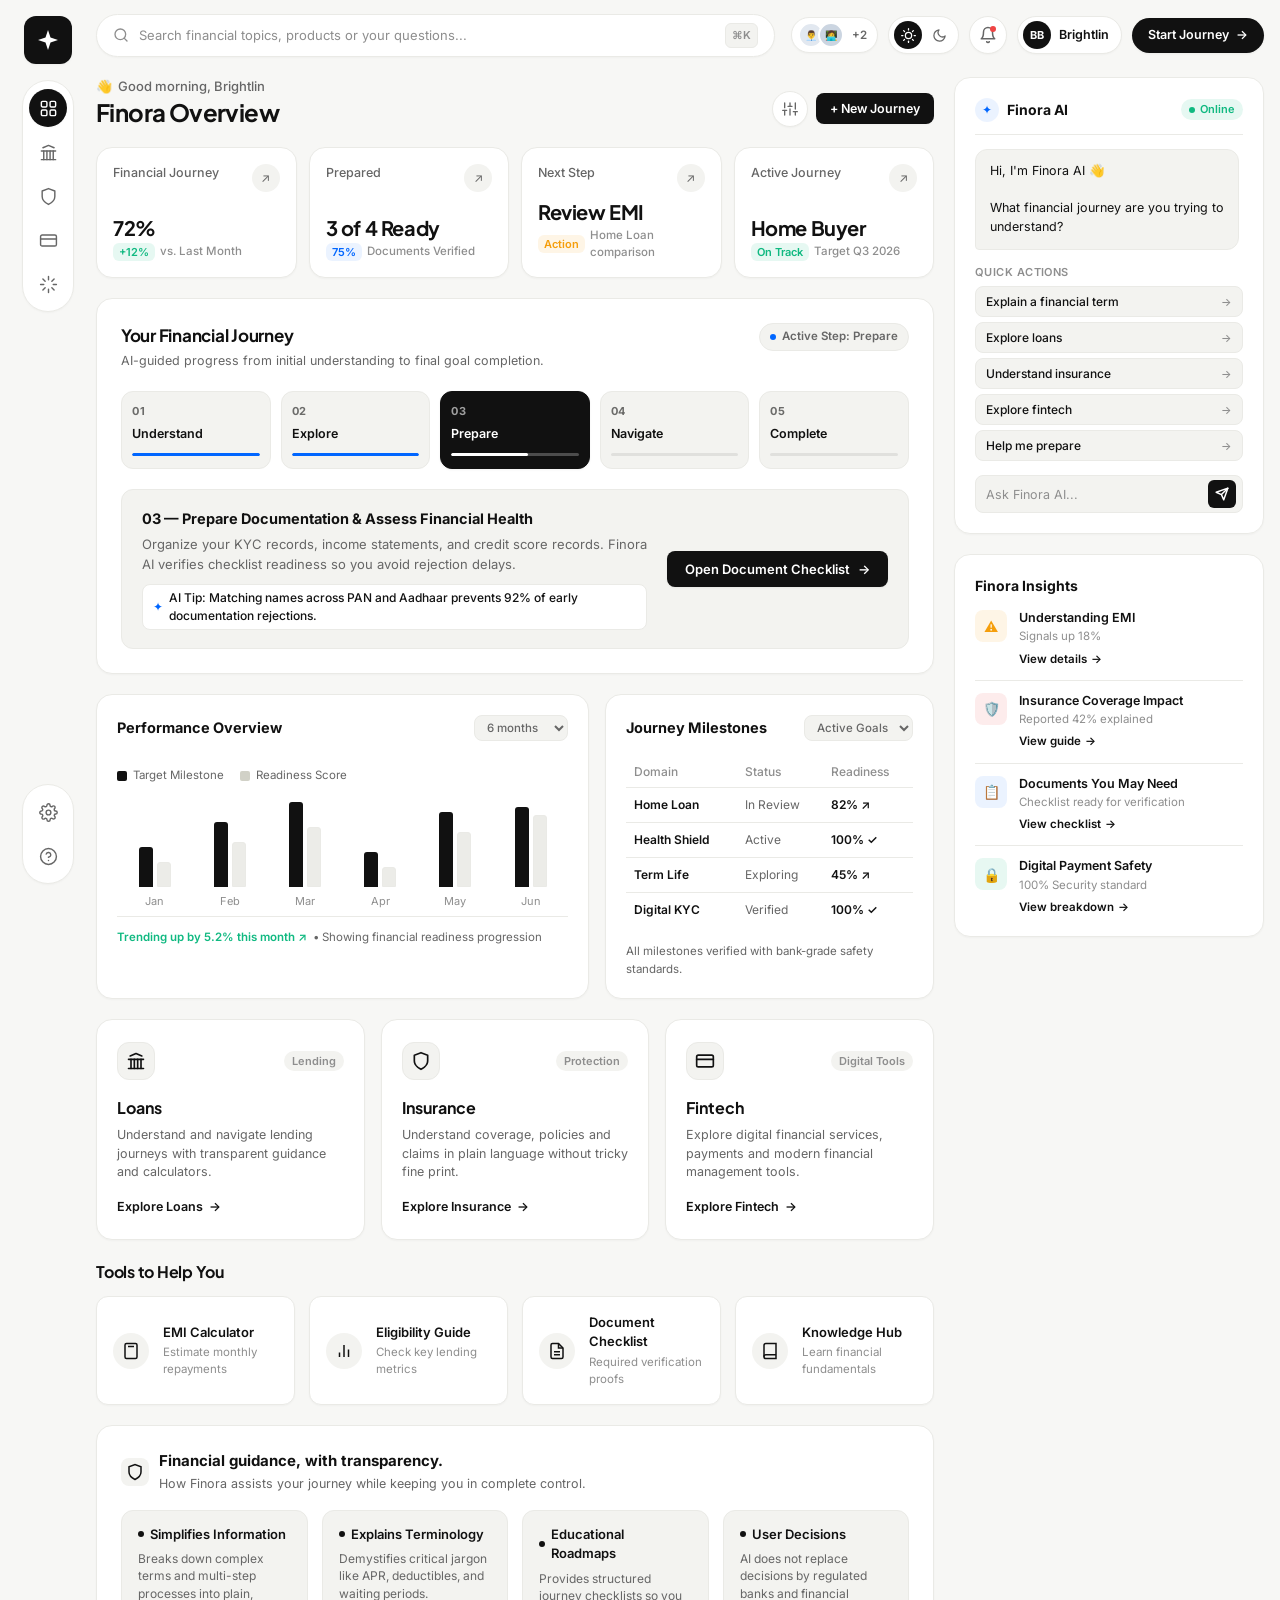
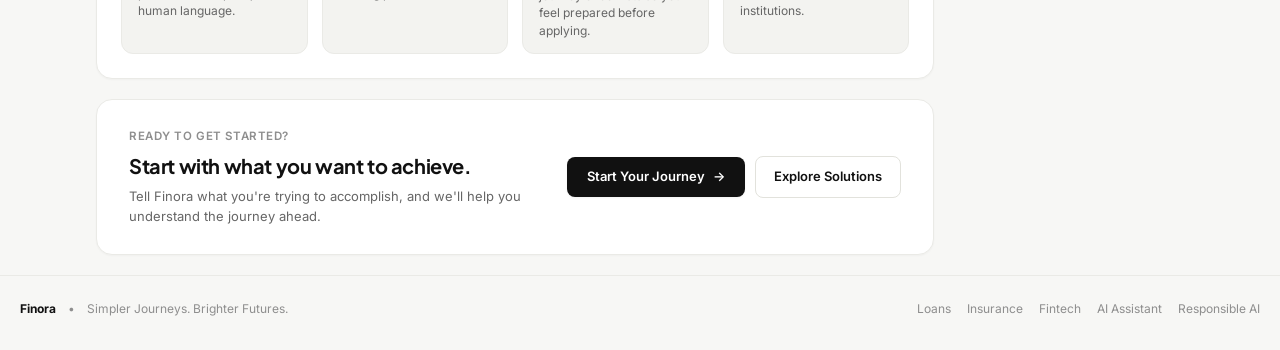
<file: index.html>
<!DOCTYPE html>
<html lang="en">
<head>
  <meta charset="UTF-8">
  <meta name="viewport" content="width=device-width, initial-scale=1.0">
  <meta name="description" content="Finora — AI-Powered Financial Journeys. Simpler Journeys. Brighter Futures. High-end financial SaaS platform for loans, insurance, and fintech guidance.">
  <meta name="theme-color" content="#F7F7F5">
  <title>Finora — Financial Command Center | Simpler Journeys. Brighter Futures.</title>
  
  <!-- Core & Responsive Stylesheets -->
  <link rel="stylesheet" href="css/home.css">
  <link rel="stylesheet" href="css/responsive.css">
</head>
<body>

  <div class="app-container">

    <!-- MASTER DASHBOARD VIEWPORT -->
    <div class="dashboard-viewport">

      <!-- ==================================================================
           LEFT FLOATING SIDEBAR DOCK (Reference Cilo Inspired)
           ================================================================== -->
      <aside class="sidebar-dock" aria-label="Finora Main Navigation">
        <!-- Logo Pill -->
        <a href="index.html" class="sidebar-logo-pill" aria-label="Finora Home">
          <svg class="sidebar-logo-svg" viewBox="0 0 24 24" fill="none" xmlns="http://www.w3.org/2000/svg">
            <path d="M12 2L14.5 9.5L22 12L14.5 14.5L12 22L9.5 14.5L2 12L9.5 9.5L12 2Z" fill="currentColor"/>
          </svg>
        </a>

        <!-- Primary Navigation Icons Container -->
        <nav class="sidebar-nav-container" aria-label="Platform Views">
          <a href="index.html" class="sidebar-btn active" data-tooltip="Dashboard Overview" aria-current="page" aria-label="Home Overview">
            <svg viewBox="0 0 24 24" fill="none" stroke="currentColor" stroke-linecap="round" stroke-linejoin="round">
              <rect x="3" y="3" width="7" height="7" rx="1.5"></rect>
              <rect x="14" y="3" width="7" height="7" rx="1.5"></rect>
              <rect x="14" y="14" width="7" height="7" rx="1.5"></rect>
              <rect x="3" y="14" width="7" height="7" rx="1.5"></rect>
            </svg>
          </a>

          <a href="loans.html" class="sidebar-btn" data-tooltip="Loans Journey" aria-label="Loans">
            <svg viewBox="0 0 24 24" fill="none" stroke="currentColor" stroke-linecap="round" stroke-linejoin="round">
              <line x1="3" y1="21" x2="21" y2="21"></line>
              <line x1="3" y1="10" x2="21" y2="10"></line>
              <polyline points="5 6 12 3 19 6"></polyline>
              <line x1="6" y1="10" x2="6" y2="21"></line>
              <line x1="10" y1="10" x2="10" y2="21"></line>
              <line x1="14" y1="10" x2="14" y2="21"></line>
              <line x1="18" y1="10" x2="18" y2="21"></line>
            </svg>
          </a>

          <a href="insurance.html" class="sidebar-btn" data-tooltip="Insurance Journey" aria-label="Insurance">
            <svg viewBox="0 0 24 24" fill="none" stroke="currentColor" stroke-linecap="round" stroke-linejoin="round">
              <path d="M12 22s8-4 8-10V5l-8-3-8 3v7c0 6 8 10 8 10z"></path>
            </svg>
          </a>

          <a href="fintech.html" class="sidebar-btn" data-tooltip="Fintech Services" aria-label="Fintech">
            <svg viewBox="0 0 24 24" fill="none" stroke="currentColor" stroke-linecap="round" stroke-linejoin="round">
              <rect x="2" y="5" width="20" height="14" rx="2"></rect>
              <line x1="2" y1="10" x2="22" y2="10"></line>
            </svg>
          </a>

          <a href="#aiSection" class="sidebar-btn" data-tooltip="Finora AI" id="sidebarAiTrigger" aria-label="AI Assistant">
            <svg viewBox="0 0 24 24" fill="none" stroke="currentColor" stroke-linecap="round" stroke-linejoin="round">
              <path d="M12 2v4M12 18v4M4.93 4.93l2.83 2.83M16.24 16.24l2.83 2.83M2 12h4M18 12h4M4.93 19.07l2.83-2.83M16.24 7.76l2.83-2.83"></path>
            </svg>
          </a>
        </nav>

        <!-- Sidebar Footer Controls -->
        <div class="sidebar-footer-nav" aria-label="Utility Controls">
          <button type="button" class="sidebar-btn" data-tooltip="Settings" aria-label="Settings">
            <svg viewBox="0 0 24 24" fill="none" stroke="currentColor" stroke-linecap="round" stroke-linejoin="round">
              <circle cx="12" cy="12" r="3"></circle>
              <path d="M19.4 15a1.65 1.65 0 0 0 .33 1.82l.06.06a2 2 0 0 1 0 2.83 2 2 0 0 1-2.83 0l-.06-.06a1.65 1.65 0 0 0-1.82-.33 1.65 1.65 0 0 0-1 1.51V21a2 2 0 0 1-2 2 2 2 0 0 1-2-2v-.09A1.65 1.65 0 0 0 9 19.4a1.65 1.65 0 0 0-1.82.33l-.06.06a2 2 0 0 1-2.83 0 2 2 0 0 1 0-2.83l.06-.06a1.65 1.65 0 0 0 .33-1.82 1.65 1.65 0 0 0-1.51-1H3a2 2 0 0 1-2-2 2 2 0 0 1 2-2h.09A1.65 1.65 0 0 0 4.6 9a1.65 1.65 0 0 0-.33-1.82l-.06-.06a2 2 0 0 1 0-2.83 2 2 0 0 1 2.83 0l.06.06a1.65 1.65 0 0 0 1.82.33H9a1.65 1.65 0 0 0 1-1.51V3a2 2 0 0 1 2-2 2 2 0 0 1 2 2v.09a1.65 1.65 0 0 0 1 1.51 1.65 1.65 0 0 0 1.82-.33l.06-.06a2 2 0 0 1 2.83 0 2 2 0 0 1 0 2.83l-.06.06a1.65 1.65 0 0 0-.33 1.82V9a1.65 1.65 0 0 0 1.51 1H21a2 2 0 0 1 2 2 2 2 0 0 1-2 2h-.09a1.65 1.65 0 0 0-1.51 1z"></path>
            </svg>
          </button>
          <button type="button" class="sidebar-btn" data-tooltip="Help & Documentation" aria-label="Help">
            <svg viewBox="0 0 24 24" fill="none" stroke="currentColor" stroke-linecap="round" stroke-linejoin="round">
              <circle cx="12" cy="12" r="10"></circle>
              <path d="M9.09 9a3 3 0 0 1 5.83 1c0 2-3 3-3 3"></path>
              <line x1="12" y1="17" x2="12.01" y2="17"></line>
            </svg>
          </button>
        </div>
      </aside>

      <!-- ==================================================================
           MAIN FLOW VIEWPORT (HEADER + CENTER + RIGHT PANEL)
           ================================================================== -->
      <div class="dashboard-main-flow">

        <!-- TOP PILL HEADER (Reference Inspired) -->
        <header class="top-pill-header" role="banner">
          
          <!-- Search Pill -->
          <div class="header-left-search">
            <div class="search-pill-container">
              <svg class="search-pill-icon" viewBox="0 0 24 24" fill="none" stroke="currentColor" stroke-width="2" stroke-linecap="round" stroke-linejoin="round" aria-hidden="true">
                <circle cx="11" cy="11" r="8"></circle>
                <line x1="21" y1="21" x2="16.65" y2="16.65"></line>
              </svg>
              <input type="search" id="globalSearchInput" class="search-pill-input" placeholder="Search financial topics, products or your questions..." aria-label="Search financial topics">
              <span class="search-shortcut-badge">⌘K</span>
            </div>
          </div>

          <!-- Header Right Actions -->
          <div class="header-right-actions">
            
            <!-- Team Avatars Pill -->
            <div class="team-avatar-pill" title="Active Financial Advisors & AI">
              <div class="avatar-stack">
                <div class="avatar-img-sm avatar-advisor-1">👨‍💼</div>
                <div class="avatar-img-sm avatar-advisor-2">👩‍💻</div>
              </div>
              <span class="avatar-more-count">+2</span>
            </div>

            <!-- Day / Night Pill Toggle -->
            <div class="theme-pill-toggle" role="radiogroup" aria-label="Theme Selection">
              <button type="button" class="theme-mode-btn active" id="themeLightBtn" aria-label="Light Mode">
                <svg width="15" height="15" viewBox="0 0 24 24" fill="none" stroke="currentColor" stroke-width="2" stroke-linecap="round" stroke-linejoin="round">
                  <circle cx="12" cy="12" r="5"></circle>
                  <line x1="12" y1="1" x2="12" y2="3"></line>
                  <line x1="12" y1="21" x2="12" y2="23"></line>
                  <line x1="4.22" y1="4.22" x2="5.64" y2="5.64"></line>
                  <line x1="18.36" y1="18.36" x2="19.78" y2="19.78"></line>
                  <line x1="1" y1="12" x2="3" y2="12"></line>
                  <line x1="21" y1="12" x2="23" y2="12"></line>
                  <line x1="4.22" y1="19.78" x2="5.64" y2="18.36"></line>
                  <line x1="18.36" y1="5.64" x2="19.78" y2="4.22"></line>
                </svg>
              </button>
              <button type="button" class="theme-mode-btn" id="themeDarkBtn" aria-label="Dark Mode">
                <svg width="15" height="15" viewBox="0 0 24 24" fill="none" stroke="currentColor" stroke-width="2" stroke-linecap="round" stroke-linejoin="round">
                  <path d="M21 12.79A9 9 0 1 1 11.21 3 7 7 0 0 0 21 12.79z"></path>
                </svg>
              </button>
            </div>

            <!-- Notification Bell -->
            <button type="button" class="header-icon-pill" aria-label="Notifications">
              <svg width="18" height="18" viewBox="0 0 24 24" fill="none" stroke="currentColor" stroke-width="2" stroke-linecap="round" stroke-linejoin="round">
                <path d="M18 8A6 6 0 0 0 6 8c0 7-3 9-3 9h18s-3-2-3-9"></path>
                <path d="M13.73 21a2 2 0 0 1-3.46 0"></path>
              </svg>
              <span class="unread-indicator"></span>
            </button>

            <!-- User Profile Pill -->
            <div class="user-profile-pill" tabindex="0" role="button" aria-label="User Brightlin">
              <div class="user-avatar-circle">BB</div>
              <span class="user-pill-name">Brightlin</span>
            </div>

            <!-- Primary Black CTA Button -->
            <a href="loans.html" class="header-action-btn-black">
              <span>Start Journey</span>
              <span aria-hidden="true">→</span>
            </a>

          </div>

        </header>

        <!-- DASHBOARD 2-COLUMN CONTAINER (CENTER + RIGHT AI COMPANION) -->
        <div class="dashboard-grid-container">

          <!-- ================================================================
               CENTER MAIN CONTENT COLUMN
               ================================================================ -->
          <main class="dashboard-center-column" role="main">

            <!-- GREETING & OVERVIEW HEADING ROW -->
            <div class="dashboard-heading-row">
              <div class="dashboard-heading-group">
                <div class="dashboard-greeting-eyebrow">
                  <span>👋</span>
                  <span>Good morning, Brightlin</span>
                </div>
                <h1 class="dashboard-page-title">Finora Overview</h1>
              </div>

              <div class="dashboard-heading-controls">
                <button type="button" class="pill-icon-control" title="Filter View" aria-label="Filter Options">
                  <svg width="16" height="16" viewBox="0 0 24 24" fill="none" stroke="currentColor" stroke-width="2" stroke-linecap="round" stroke-linejoin="round">
                    <line x1="4" y1="21" x2="4" y2="14"></line>
                    <line x1="4" y1="10" x2="4" y2="3"></line>
                    <line x1="12" y1="21" x2="12" y2="12"></line>
                    <line x1="12" y1="8" x2="12" y2="3"></line>
                    <line x1="20" y1="21" x2="20" y2="16"></line>
                    <line x1="20" y1="12" x2="20" y2="3"></line>
                    <line x1="1" y1="14" x2="7" y2="14"></line>
                    <line x1="9" y1="8" x2="15" y2="8"></line>
                    <line x1="17" y1="16" x2="23" y2="16"></line>
                  </svg>
                </button>
                <button type="button" class="btn-black-compact" id="newJourneyBtn">
                  <span>+ New Journey</span>
                </button>
              </div>
            </div>

            <!-- ==============================================================
                 4-CARD KEY METRICS ROW (Reference Cilo Metric Architecture)
                 ============================================================== -->
            <section class="metrics-row-grid" aria-label="Key Financial Journey Metrics">
              
              <!-- Card 1: Financial Journey -->
              <article class="metric-card">
                <div class="metric-card-top">
                  <span class="metric-label">Financial Journey</span>
                  <span class="metric-arrow-badge" aria-hidden="true">↗</span>
                </div>
                <div class="metric-value-group">
                  <span class="metric-main-value">72%</span>
                  <div class="metric-sub-delta">
                    <span class="metric-delta-tag tag-green">+12%</span>
                    <span>vs. Last Month</span>
                  </div>
                </div>
              </article>

              <!-- Card 2: Prepared -->
              <article class="metric-card">
                <div class="metric-card-top">
                  <span class="metric-label">Prepared</span>
                  <span class="metric-arrow-badge" aria-hidden="true">↗</span>
                </div>
                <div class="metric-value-group">
                  <span class="metric-main-value">3 of 4 Ready</span>
                  <div class="metric-sub-delta">
                    <span class="metric-delta-tag tag-blue">75%</span>
                    <span>Documents Verified</span>
                  </div>
                </div>
              </article>

              <!-- Card 3: Next Step -->
              <article class="metric-card">
                <div class="metric-card-top">
                  <span class="metric-label">Next Step</span>
                  <span class="metric-arrow-badge" aria-hidden="true">↗</span>
                </div>
                <div class="metric-value-group">
                  <span class="metric-main-value">Review EMI</span>
                  <div class="metric-sub-delta">
                    <span class="metric-delta-tag tag-amber">Action</span>
                    <span>Home Loan comparison</span>
                  </div>
                </div>
              </article>

              <!-- Card 4: Active Journey -->
              <article class="metric-card">
                <div class="metric-card-top">
                  <span class="metric-label">Active Journey</span>
                  <span class="metric-arrow-badge" aria-hidden="true">↗</span>
                </div>
                <div class="metric-value-group">
                  <span class="metric-main-value">Home Buyer</span>
                  <div class="metric-sub-delta">
                    <span class="metric-delta-tag tag-green">On Track</span>
                    <span>Target Q3 2026</span>
                  </div>
                </div>
              </article>

            </section>

            <!-- ==============================================================
                 VISUAL CENTERPIECE: YOUR FINANCIAL JOURNEY (5-STEP STEPPER)
                 ============================================================== -->
            <section class="journey-centerpiece-card" id="journeyCenterpiece" aria-labelledby="journeyTitle">
              <div class="journey-card-header">
                <div class="journey-header-title-group">
                  <h2 id="journeyTitle" class="journey-card-title">Your Financial Journey</h2>
                  <p class="journey-card-subtitle">AI-guided progress from initial understanding to final goal completion.</p>
                </div>
                <div class="journey-progress-pill">
                  <span class="progress-dot" aria-hidden="true"></span>
                  <span>Active Step: Prepare</span>
                </div>
              </div>

              <!-- 5-Step Horizontal Stepper Track -->
              <div class="journey-stepper-track" role="tablist" aria-label="Financial Journey Stages">
                
                <!-- Step 01: Understand -->
                <button type="button" class="journey-step-btn" data-step-index="0" role="tab" aria-selected="false">
                  <span class="step-num-badge">01</span>
                  <span class="step-title-text">Understand</span>
                  <div class="step-status-bar">
                    <div class="step-status-fill step-fill-100"></div>
                  </div>
                </button>

                <!-- Step 02: Explore -->
                <button type="button" class="journey-step-btn" data-step-index="1" role="tab" aria-selected="false">
                  <span class="step-num-badge">02</span>
                  <span class="step-title-text">Explore</span>
                  <div class="step-status-bar">
                    <div class="step-status-fill step-fill-100"></div>
                  </div>
                </button>

                <!-- Step 03: Prepare (Active) -->
                <button type="button" class="journey-step-btn active-step" data-step-index="2" role="tab" aria-selected="true">
                  <span class="step-num-badge">03</span>
                  <span class="step-title-text">Prepare</span>
                  <div class="step-status-bar">
                    <div class="step-status-fill step-fill-60"></div>
                  </div>
                </button>

                <!-- Step 04: Navigate -->
                <button type="button" class="journey-step-btn" data-step-index="3" role="tab" aria-selected="false">
                  <span class="step-num-badge">04</span>
                  <span class="step-title-text">Navigate</span>
                  <div class="step-status-bar">
                    <div class="step-status-fill step-fill-0"></div>
                  </div>
                </button>

                <!-- Step 05: Complete -->
                <button type="button" class="journey-step-btn" data-step-index="4" role="tab" aria-selected="false">
                  <span class="step-num-badge">05</span>
                  <span class="step-title-text">Complete</span>
                  <div class="step-status-bar">
                    <div class="step-status-fill step-fill-0"></div>
                  </div>
                </button>

              </div>

              <!-- Dynamic Active Step Detail Card -->
              <div class="journey-step-detail-box" id="activeStepDetail">
                <div class="step-detail-text-group">
                  <h3 class="step-detail-heading" id="stepDetailTitle">
                    <span>03 — Prepare Documentation & Assess Financial Health</span>
                  </h3>
                  <p class="step-detail-paragraph" id="stepDetailDesc">
                    Organize your KYC records, income statements, and credit score records. Finora AI verifies checklist readiness so you avoid rejection delays.
                  </p>
                  <div class="step-detail-ai-tip" id="stepDetailTip">
                    <span class="tip-sparkle">✦</span>
                    <span id="stepDetailTipText">AI Tip: Matching names across PAN and Aadhaar prevents 92% of early documentation rejections.</span>
                  </div>
                </div>

                <button type="button" class="btn-journey-action-black" id="stepDetailActionBtn">
                  <span id="stepDetailBtnText">Open Document Checklist</span>
                  <span aria-hidden="true">→</span>
                </button>
              </div>

            </section>

            <!-- ==============================================================
                 DUAL PERFORMANCE & READINESS OVERVIEW (Reference Chart & Table)
                 ============================================================== -->
            <section class="dashboard-performance-grid" aria-label="Performance and Readiness Breakdown">
              
              <!-- Chart Card: Performance Overview -->
              <article class="performance-card">
                <div class="performance-card-header">
                  <h3 class="performance-card-title">Performance Overview</h3>
                  <select class="performance-filter-select" aria-label="Select Time Range">
                    <option value="6m">6 months</option>
                    <option value="12m">12 months</option>
                  </select>
                </div>

                <div class="performance-chart-wrap">
                  <div class="chart-legend-row">
                    <div class="legend-item">
                      <span class="legend-box-black"></span>
                      <span>Target Milestone</span>
                    </div>
                    <div class="legend-item">
                      <span class="legend-box-gray"></span>
                      <span>Readiness Score</span>
                    </div>
                  </div>

                  <!-- Bar Visualization -->
                  <div class="bar-chart-bars-container">
                    <div class="chart-column-group">
                      <div class="bars-pair">
                        <div class="bar-rect-black bar-h-jan-target"></div>
                        <div class="bar-rect-gray bar-h-jan-actual"></div>
                      </div>
                      <span class="column-month-label">Jan</span>
                    </div>

                    <div class="chart-column-group">
                      <div class="bars-pair">
                        <div class="bar-rect-black bar-h-feb-target"></div>
                        <div class="bar-rect-gray bar-h-feb-actual"></div>
                      </div>
                      <span class="column-month-label">Feb</span>
                    </div>

                    <div class="chart-column-group">
                      <div class="bars-pair">
                        <div class="bar-rect-black bar-h-mar-target"></div>
                        <div class="bar-rect-gray bar-h-mar-actual"></div>
                      </div>
                      <span class="column-month-label">Mar</span>
                    </div>

                    <div class="chart-column-group">
                      <div class="bars-pair">
                        <div class="bar-rect-black bar-h-apr-target"></div>
                        <div class="bar-rect-gray bar-h-apr-actual"></div>
                      </div>
                      <span class="column-month-label">Apr</span>
                    </div>

                    <div class="chart-column-group">
                      <div class="bars-pair">
                        <div class="bar-rect-black bar-h-may-target"></div>
                        <div class="bar-rect-gray bar-h-may-actual"></div>
                      </div>
                      <span class="column-month-label">May</span>
                    </div>

                    <div class="chart-column-group">
                      <div class="bars-pair">
                        <div class="bar-rect-black bar-h-jun-target"></div>
                        <div class="bar-rect-gray bar-h-jun-actual"></div>
                      </div>
                      <span class="column-month-label">Jun</span>
                    </div>
                  </div>

                  <div class="chart-footer-note">
                    <span class="trend-up">Trending up by 5.2% this month ↗</span>
                    <span>• Showing financial readiness progression</span>
                  </div>
                </div>
              </article>

              <!-- Cohort Breakdown Table Card -->
              <article class="performance-card">
                <div class="performance-card-header">
                  <h3 class="performance-card-title">Journey Milestones</h3>
                  <select class="performance-filter-select" aria-label="Select Cohort Range">
                    <option value="all">Active Goals</option>
                  </select>
                </div>

                <div class="cohort-table-wrap">
                  <table class="cohort-table">
                    <thead>
                      <tr>
                        <th>Domain</th>
                        <th>Status</th>
                        <th>Readiness</th>
                      </tr>
                    </thead>
                    <tbody>
                      <tr>
                        <td class="strong-val">Home Loan</td>
                        <td>In Review</td>
                        <td class="strong-val">82% ↗</td>
                      </tr>
                      <tr>
                        <td class="strong-val">Health Shield</td>
                        <td>Active</td>
                        <td class="strong-val">100% ✓</td>
                      </tr>
                      <tr>
                        <td class="strong-val">Term Life</td>
                        <td>Exploring</td>
                        <td class="strong-val">45% ↗</td>
                      </tr>
                      <tr>
                        <td class="strong-val">Digital KYC</td>
                        <td>Verified</td>
                        <td class="strong-val">100% ✓</td>
                      </tr>
                    </tbody>
                  </table>
                </div>

                <div class="chart-footer-note chart-footer-note-bottom">
                  <span>All milestones verified with bank-grade safety standards.</span>
                </div>
              </article>

            </section>

            <!-- ==============================================================
                 PRODUCT AREAS (Loans, Insurance, Fintech — 3 Clean SaaS Cards)
                 ============================================================== -->
            <section class="product-areas-grid" aria-label="Financial Product Areas">
              
              <!-- Card 1: Loans -->
              <a href="loans.html" class="product-saas-card">
                <div class="product-card-top-row">
                  <div class="product-icon-wrap" aria-hidden="true">
                    <svg width="20" height="20" viewBox="0 0 24 24" fill="none" stroke="currentColor" stroke-width="2" stroke-linecap="round" stroke-linejoin="round">
                      <line x1="3" y1="21" x2="21" y2="21"></line>
                      <line x1="3" y1="10" x2="21" y2="10"></line>
                      <polyline points="5 6 12 3 19 6"></polyline>
                      <line x1="6" y1="10" x2="6" y2="21"></line>
                      <line x1="10" y1="10" x2="10" y2="21"></line>
                      <line x1="14" y1="10" x2="14" y2="21"></line>
                      <line x1="18" y1="10" x2="18" y2="21"></line>
                    </svg>
                  </div>
                  <span class="product-badge-subtle">Lending</span>
                </div>

                <div class="product-card-body">
                  <h3 class="product-card-title">Loans</h3>
                  <p class="product-card-desc">Understand and navigate lending journeys with transparent guidance and calculators.</p>
                </div>

                <div class="product-card-action-link">
                  <span>Explore Loans</span>
                  <span aria-hidden="true">→</span>
                </div>
              </a>

              <!-- Card 2: Insurance -->
              <a href="insurance.html" class="product-saas-card">
                <div class="product-card-top-row">
                  <div class="product-icon-wrap" aria-hidden="true">
                    <svg width="20" height="20" viewBox="0 0 24 24" fill="none" stroke="currentColor" stroke-width="2" stroke-linecap="round" stroke-linejoin="round">
                      <path d="M12 22s8-4 8-10V5l-8-3-8 3v7c0 6 8 10 8 10z"></path>
                    </svg>
                  </div>
                  <span class="product-badge-subtle">Protection</span>
                </div>

                <div class="product-card-body">
                  <h3 class="product-card-title">Insurance</h3>
                  <p class="product-card-desc">Understand coverage, policies and claims in plain language without tricky fine print.</p>
                </div>

                <div class="product-card-action-link">
                  <span>Explore Insurance</span>
                  <span aria-hidden="true">→</span>
                </div>
              </a>

              <!-- Card 3: Fintech -->
              <a href="fintech.html" class="product-saas-card">
                <div class="product-card-top-row">
                  <div class="product-icon-wrap" aria-hidden="true">
                    <svg width="20" height="20" viewBox="0 0 24 24" fill="none" stroke="currentColor" stroke-width="2" stroke-linecap="round" stroke-linejoin="round">
                      <rect x="2" y="5" width="20" height="14" rx="2"></rect>
                      <line x1="2" y1="10" x2="22" y2="10"></line>
                    </svg>
                  </div>
                  <span class="product-badge-subtle">Digital Tools</span>
                </div>

                <div class="product-card-body">
                  <h3 class="product-card-title">Fintech</h3>
                  <p class="product-card-desc">Explore digital financial services, payments and modern financial management tools.</p>
                </div>

                <div class="product-card-action-link">
                  <span>Explore Fintech</span>
                  <span aria-hidden="true">→</span>
                </div>
              </a>

            </section>

            <!-- ==============================================================
                 TOOLS TO HELP YOU (4 Clean Tool Cards)
                 ============================================================== -->
            <section class="tools-section-wrap" aria-labelledby="toolsHeading">
              <h2 id="toolsHeading" class="section-title-clean">Tools to Help You</h2>

              <div class="tools-grid-clean">
                
                <!-- Tool 1: EMI Calculator -->
                <div class="clean-tool-card" id="toolEmiBtn" tabindex="0" role="button" aria-label="Open EMI Calculator">
                  <div class="tool-icon-circle" aria-hidden="true">
                    <svg width="18" height="18" viewBox="0 0 24 24" fill="none" stroke="currentColor" stroke-width="2">
                      <rect x="4" y="2" width="16" height="20" rx="2"></rect>
                      <line x1="8" y1="6" x2="16" y2="6"></line>
                      <line x1="16" y1="14" x2="16" y2="14.01"></line>
                      <line x1="12" y1="14" x2="12" y2="14.01"></line>
                      <line x1="8" y1="14" x2="8" y2="14.01"></line>
                    </svg>
                  </div>
                  <div class="tool-text-group">
                    <span class="tool-name">EMI Calculator</span>
                    <span class="tool-tagline">Estimate monthly repayments</span>
                  </div>
                </div>

                <!-- Tool 2: Eligibility Guide -->
                <div class="clean-tool-card" id="toolEligibilityBtn" tabindex="0" role="button" aria-label="Open Eligibility Guide">
                  <div class="tool-icon-circle" aria-hidden="true">
                    <svg width="18" height="18" viewBox="0 0 24 24" fill="none" stroke="currentColor" stroke-width="2">
                      <line x1="18" y1="20" x2="18" y2="10"></line>
                      <line x1="12" y1="20" x2="12" y2="4"></line>
                      <line x1="6" y1="20" x2="6" y2="14"></line>
                    </svg>
                  </div>
                  <div class="tool-text-group">
                    <span class="tool-name">Eligibility Guide</span>
                    <span class="tool-tagline">Check key lending metrics</span>
                  </div>
                </div>

                <!-- Tool 3: Document Checklist -->
                <div class="clean-tool-card" id="toolDocsBtn" tabindex="0" role="button" aria-label="Open Document Checklist">
                  <div class="tool-icon-circle" aria-hidden="true">
                    <svg width="18" height="18" viewBox="0 0 24 24" fill="none" stroke="currentColor" stroke-width="2">
                      <path d="M14 2H6a2 2 0 0 0-2 2v16a2 2 0 0 0 2 2h12a2 2 0 0 0 2-2V8z"></path>
                      <polyline points="14 2 14 8 20 8"></polyline>
                      <line x1="16" y1="13" x2="8" y2="13"></line>
                      <line x1="16" y1="17" x2="8" y2="17"></line>
                    </svg>
                  </div>
                  <div class="tool-text-group">
                    <span class="tool-name">Document Checklist</span>
                    <span class="tool-tagline">Required verification proofs</span>
                  </div>
                </div>

                <!-- Tool 4: Knowledge Hub -->
                <div class="clean-tool-card" id="toolKnowledgeBtn" tabindex="0" role="button" aria-label="Explore Knowledge Hub">
                  <div class="tool-icon-circle" aria-hidden="true">
                    <svg width="18" height="18" viewBox="0 0 24 24" fill="none" stroke="currentColor" stroke-width="2">
                      <path d="M4 19.5A2.5 2.5 0 0 1 6.5 17H20"></path>
                      <path d="M6.5 2H20v20H6.5A2.5 2.5 0 0 1 4 19.5v-15A2.5 2.5 0 0 1 6.5 2z"></path>
                    </svg>
                  </div>
                  <div class="tool-text-group">
                    <span class="tool-name">Knowledge Hub</span>
                    <span class="tool-tagline">Learn financial fundamentals</span>
                  </div>
                </div>

              </div>
            </section>

            <!-- ==============================================================
                 RESPONSIBLE AI / TRANSPARENCY SECTION
                 ============================================================== -->
            <section class="transparency-clean-card" aria-labelledby="transparencyHeading">
              <div class="transparency-header">
                <div class="transparency-icon" aria-hidden="true">
                  <svg width="18" height="18" viewBox="0 0 24 24" fill="none" stroke="currentColor" stroke-width="2">
                    <path d="M12 22s8-4 8-10V5l-8-3-8 3v7c0 6 8 10 8 10z"></path>
                  </svg>
                </div>
                <div class="transparency-title-wrap">
                  <h2 id="transparencyHeading" class="transparency-title">Financial guidance, with transparency.</h2>
                  <p class="transparency-sub">How Finora assists your journey while keeping you in complete control.</p>
                </div>
              </div>

              <div class="transparency-grid-4">
                <div class="transparency-item">
                  <h3 class="transparency-item-title">Simplifies Information</h3>
                  <p class="transparency-item-desc">Breaks down complex terms and multi-step processes into plain, human language.</p>
                </div>

                <div class="transparency-item">
                  <h3 class="transparency-item-title">Explains Terminology</h3>
                  <p class="transparency-item-desc">Demystifies critical jargon like APR, deductibles, and waiting periods.</p>
                </div>

                <div class="transparency-item">
                  <h3 class="transparency-item-title">Educational Roadmaps</h3>
                  <p class="transparency-item-desc">Provides structured journey checklists so you feel prepared before applying.</p>
                </div>

                <div class="transparency-item">
                  <h3 class="transparency-item-title">User Decisions</h3>
                  <p class="transparency-item-desc">AI does not replace decisions by regulated banks and financial institutions.</p>
                </div>
              </div>
            </section>

            <!-- ==============================================================
                 FINAL MINIMAL CTA BANNER
                 ============================================================== -->
            <section class="cta-banner-minimal" aria-labelledby="ctaMinimalHeading">
              <div class="cta-banner-left">
                <span class="cta-banner-eyebrow">Ready to get started?</span>
                <h2 id="ctaMinimalHeading" class="cta-banner-heading">Start with what you want to achieve.</h2>
                <p class="cta-banner-desc">Tell Finora what you're trying to accomplish, and we'll help you understand the journey ahead.</p>
              </div>

              <div class="cta-banner-btns">
                <a href="loans.html" class="btn-black-primary">
                  <span>Start Your Journey</span>
                  <span aria-hidden="true">→</span>
                </a>
                <a href="#journeyCenterpiece" class="btn-white-secondary">
                  <span>Explore Solutions</span>
                </a>
              </div>
            </section>

          </main>

          <!-- ================================================================
               RIGHT COLUMN: INTEGRATED FINORA AI & FINORA INSIGHTS
               ================================================================ -->
          <aside class="dashboard-right-column" id="aiSection" aria-label="Finora AI Companion and Live Insights">
            
            <!-- CARD 1: FINORA AI CONVERSATIONAL ASSISTANT -->
            <div class="ai-companion-card" role="region" aria-label="Finora AI Assistant">
              <div class="ai-card-header">
                <div class="ai-header-brand">
                  <div class="ai-sparkle-dot" aria-hidden="true">✦</div>
                  <span class="ai-card-title">Finora AI</span>
                </div>
                <div class="ai-status-badge">
                  <span class="ai-status-pulse" aria-hidden="true"></span>
                  <span>Online</span>
                </div>
              </div>

              <!-- AI Dialogue Body -->
              <div class="ai-dialogue-body" id="homeAiChatBody">
                <div class="ai-msg-bubble">
                  Hi, I'm Finora AI 👋<br><br>
                  What financial journey are you trying to understand?
                </div>
              </div>

              <!-- Quick Action Prompt Chips -->
              <div class="ai-chips-container">
                <span class="ai-chips-label">Quick actions</span>
                <div class="ai-chips-list">
                  <button type="button" class="ai-chip-pill" data-intent="Explain a financial term">
                    <span>Explain a financial term</span>
                    <span class="chip-arrow">→</span>
                  </button>
                  <button type="button" class="ai-chip-pill" data-intent="Explore loans">
                    <span>Explore loans</span>
                    <span class="chip-arrow">→</span>
                  </button>
                  <button type="button" class="ai-chip-pill" data-intent="Understand insurance">
                    <span>Understand insurance</span>
                    <span class="chip-arrow">→</span>
                  </button>
                  <button type="button" class="ai-chip-pill" data-intent="Explore fintech">
                    <span>Explore fintech</span>
                    <span class="chip-arrow">→</span>
                  </button>
                  <button type="button" class="ai-chip-pill" data-intent="Help me prepare">
                    <span>Help me prepare</span>
                    <span class="chip-arrow">→</span>
                  </button>
                </div>
              </div>

              <!-- Chat Input Form -->
              <form class="ai-chat-input-form" id="homeAiForm">
                <input type="text" id="homeAiInput" class="ai-chat-text-input" placeholder="Ask Finora AI..." aria-label="Ask Finora AI">
                <button type="submit" class="ai-send-btn-black" aria-label="Send query">
                  <svg width="14" height="14" viewBox="0 0 24 24" fill="none" stroke="currentColor" stroke-width="2.5" stroke-linecap="round" stroke-linejoin="round">
                    <line x1="22" y1="2" x2="11" y2="13"></line>
                    <polygon points="22 2 15 22 11 13 2 9 22 2"></polygon>
                  </svg>
                </button>
              </form>
            </div>

            <!-- CARD 2: FINORA INSIGHTS (Reference Cilo Insights Architecture) -->
            <div class="insights-feed-card" role="region" aria-label="Finora Insights Feed">
              <h3 class="insights-card-title">Finora Insights</h3>

              <div class="insights-items-list">
                
                <!-- Item 1 -->
                <div class="insight-item-row">
                  <div class="insight-icon-pill icon-amber" aria-hidden="true">⚠️</div>
                  <div class="insight-content-group">
                    <h4 class="insight-heading">Understanding EMI</h4>
                    <span class="insight-subtext">Signals up 18%</span>
                    <a href="#toolEmiBtn" class="insight-action-link">
                      <span>View details</span>
                      <span aria-hidden="true">→</span>
                    </a>
                  </div>
                </div>

                <!-- Item 2 -->
                <div class="insight-item-row">
                  <div class="insight-icon-pill icon-rose" aria-hidden="true">🛡️</div>
                  <div class="insight-content-group">
                    <h4 class="insight-heading">Insurance Coverage Impact</h4>
                    <span class="insight-subtext">Reported 42% explained</span>
                    <a href="insurance.html" class="insight-action-link">
                      <span>View guide</span>
                      <span aria-hidden="true">→</span>
                    </a>
                  </div>
                </div>

                <!-- Item 3 -->
                <div class="insight-item-row">
                  <div class="insight-icon-pill icon-blue" aria-hidden="true">📋</div>
                  <div class="insight-content-group">
                    <h4 class="insight-heading">Documents You May Need</h4>
                    <span class="insight-subtext">Checklist ready for verification</span>
                    <a href="#toolDocsBtn" class="insight-action-link">
                      <span>View checklist</span>
                      <span aria-hidden="true">→</span>
                    </a>
                  </div>
                </div>

                <!-- Item 4 -->
                <div class="insight-item-row">
                  <div class="insight-icon-pill icon-green" aria-hidden="true">🔒</div>
                  <div class="insight-content-group">
                    <h4 class="insight-heading">Digital Payment Safety</h4>
                    <span class="insight-subtext">100% Security standard</span>
                    <a href="fintech.html" class="insight-action-link">
                      <span>View breakdown</span>
                      <span aria-hidden="true">→</span>
                    </a>
                  </div>
                </div>

              </div>
            </div>

          </aside>

        </div>

      </div>

    </div>

    <!-- ====================================================================
         GLOBAL FOOTER (MINIMAL SAAS)
         ==================================================================== -->
    <footer class="dashboard-site-footer" role="contentinfo">
      <div class="footer-left-brand">
        <span class="footer-brand-title">Finora</span>
        <span>•</span>
        <span>Simpler Journeys. Brighter Futures.</span>
      </div>

      <nav class="footer-nav-links" aria-label="Footer Navigation">
        <a href="loans.html">Loans</a>
        <a href="insurance.html">Insurance</a>
        <a href="fintech.html">Fintech</a>
        <a href="#aiSection">AI Assistant</a>
        <a href="#transparencyHeading">Responsible AI</a>
      </nav>
    </footer>

    <!-- ====================================================================
         MOBILE BOTTOM NAVIGATION DOCK
         ==================================================================== -->
    <nav class="mobile-bottom-dock" aria-label="Mobile Navigation">
      <a href="index.html" class="mobile-dock-btn active" aria-current="page">
        <svg viewBox="0 0 24 24" fill="none" stroke="currentColor" stroke-width="2" stroke-linecap="round" stroke-linejoin="round">
          <rect x="3" y="3" width="7" height="7" rx="1.5"></rect>
          <rect x="14" y="3" width="7" height="7" rx="1.5"></rect>
          <rect x="14" y="14" width="7" height="7" rx="1.5"></rect>
          <rect x="3" y="14" width="7" height="7" rx="1.5"></rect>
        </svg>
        <span>Home</span>
      </a>

      <a href="loans.html" class="mobile-dock-btn">
        <svg viewBox="0 0 24 24" fill="none" stroke="currentColor" stroke-width="2" stroke-linecap="round" stroke-linejoin="round">
          <line x1="3" y1="21" x2="21" y2="21"></line>
          <line x1="3" y1="10" x2="21" y2="10"></line>
          <polyline points="5 6 12 3 19 6"></polyline>
          <line x1="6" y1="10" x2="6" y2="21"></line>
          <line x1="10" y1="10" x2="10" y2="21"></line>
          <line x1="14" y1="10" x2="14" y2="21"></line>
          <line x1="18" y1="10" x2="18" y2="21"></line>
        </svg>
        <span>Loans</span>
      </a>

      <a href="#aiSection" class="mobile-dock-btn" id="mobileAiBtn">
        <svg viewBox="0 0 24 24" fill="none" stroke="currentColor" stroke-width="2.5" stroke-linecap="round" stroke-linejoin="round">
          <path d="M12 2v4M12 18v4M4.93 4.93l2.83 2.83M16.24 16.24l2.83 2.83M2 12h4M18 12h4M4.93 19.07l2.83-2.83M16.24 7.76l2.83-2.83"></path>
        </svg>
        <span>AI Guide</span>
      </a>

      <a href="insurance.html" class="mobile-dock-btn">
        <svg viewBox="0 0 24 24" fill="none" stroke="currentColor" stroke-width="2" stroke-linecap="round" stroke-linejoin="round">
          <path d="M12 22s8-4 8-10V5l-8-3-8 3v7c0 6 8 10 8 10z"></path>
        </svg>
        <span>Insurance</span>
      </a>

      <a href="fintech.html" class="mobile-dock-btn">
        <svg viewBox="0 0 24 24" fill="none" stroke="currentColor" stroke-width="2" stroke-linecap="round" stroke-linejoin="round">
          <rect x="2" y="5" width="20" height="14" rx="2"></rect>
          <line x1="2" y1="10" x2="22" y2="10"></line>
        </svg>
        <span>Fintech</span>
      </a>
    </nav>

  </div>

  <!-- ====================================================================
       INTERACTIVE MODALS (EMI CALCULATOR, ELIGIBILITY, DOCUMENTS)
       ==================================================================== -->

  <!-- MODAL 1: INTERACTIVE EMI CALCULATOR -->
  <div class="home-modal-overlay" id="modalEmiCalculator" role="dialog" aria-modal="true" aria-labelledby="emiModalTitle">
    <div class="home-modal-card">
      <div class="home-modal-header">
        <div class="home-modal-title-group">
          <div class="home-modal-icon-pill" aria-hidden="true">
            <svg width="18" height="18" viewBox="0 0 24 24" fill="none" stroke="currentColor" stroke-width="2">
              <rect x="4" y="2" width="16" height="20" rx="2"></rect>
              <line x1="8" y1="6" x2="16" y2="6"></line>
              <line x1="16" y1="14" x2="16" y2="14.01"></line>
              <line x1="12" y1="14" x2="12" y2="14.01"></line>
              <line x1="8" y1="14" x2="8" y2="14.01"></line>
            </svg>
          </div>
          <h3 class="home-modal-title" id="emiModalTitle">Interactive EMI Calculator</h3>
        </div>
        <button type="button" class="home-modal-close-btn" id="closeEmiModal" aria-label="Close modal">✕</button>
      </div>

      <div class="home-modal-body">
        
        <!-- Input 1: Loan Amount -->
        <div class="calc-input-group">
          <div class="calc-label-row">
            <span>Loan Amount</span>
            <span class="calc-value-badge" id="emiAmountVal">₹5,00,000 (5 Lakhs)</span>
          </div>
          <input type="range" id="emiAmountSlider" class="calc-range-slider" min="50000" max="10000000" step="25000" value="500000" aria-label="Loan Amount Slider">
        </div>

        <!-- Input 2: Interest Rate -->
        <div class="calc-input-group">
          <div class="calc-label-row">
            <span>Interest Rate (Annual)</span>
            <span class="calc-value-badge" id="emiRateVal">8.5%</span>
          </div>
          <input type="range" id="emiRateSlider" class="calc-range-slider" min="3" max="24" step="0.1" value="8.5" aria-label="Interest Rate Slider">
        </div>

        <!-- Input 3: Tenure -->
        <div class="calc-input-group">
          <div class="calc-label-row">
            <span>Loan Tenure (Years)</span>
            <span class="calc-value-badge" id="emiTenureVal">5 Years</span>
          </div>
          <input type="range" id="emiTenureSlider" class="calc-range-slider" min="1" max="30" step="1" value="5" aria-label="Loan Tenure Slider">
        </div>

        <!-- Results Display Card -->
        <div class="calc-results-card">
          <div class="calc-emi-primary-display">
            <span class="calc-emi-label">Estimated Monthly EMI</span>
            <span class="calc-emi-amount" id="calcResultEmi">₹10,258/mo</span>
          </div>

          <div class="calc-breakdown-row">
            <span class="calc-breakdown-label">Principal Amount</span>
            <span class="calc-breakdown-value" id="calcResultPrincipal">₹5,00,000</span>
          </div>
          <div class="calc-breakdown-row">
            <span class="calc-breakdown-label">Total Interest</span>
            <span class="calc-breakdown-value" id="calcResultInterest">₹1,15,497</span>
          </div>
          <div class="calc-breakdown-row">
            <span class="calc-breakdown-label">Total Payment</span>
            <span class="calc-breakdown-value" id="calcResultTotal">₹6,15,497</span>
          </div>

          <p class="calc-disclaimer-note">
            Illustrative calculation for educational awareness. Actual interest rates, processing fees and terms vary by lending institution.
          </p>
        </div>

      </div>
    </div>
  </div>

  <!-- MODAL 2: ELIGIBILITY GUIDE -->
  <div class="home-modal-overlay" id="modalEligibilityGuide" role="dialog" aria-modal="true" aria-labelledby="eligibilityModalTitle">
    <div class="home-modal-card">
      <div class="home-modal-header">
        <div class="home-modal-title-group">
          <div class="home-modal-icon-pill" aria-hidden="true">📊</div>
          <h3 class="home-modal-title" id="eligibilityModalTitle">Eligibility Assessment Guide</h3>
        </div>
        <button type="button" class="home-modal-close-btn" id="closeEligibilityModal" aria-label="Close modal">✕</button>
      </div>

      <div class="home-modal-body">
        <div class="home-modal-box">
          <h4 class="home-modal-sec-title">1. Credit Score (CIBIL / Experian)</h4>
          <p class="home-modal-sec-desc">Scores range from 300 to 900. A score of 750+ demonstrates disciplined repayment behavior and unlocks competitive interest rates.</p>
        </div>

        <div class="home-modal-box">
          <h4 class="home-modal-sec-title">2. Fixed Obligation to Income Ratio (FOIR)</h4>
          <p class="home-modal-sec-desc">Lenders prefer total monthly debt payments (existing loans + proposed EMI) to stay under 40–50% of net monthly income.</p>
        </div>

        <div class="home-modal-box">
          <h4 class="home-modal-sec-title">3. Employment & Income Stability</h4>
          <p class="home-modal-sec-desc">Continuous work experience of 1-2 years for salaried professionals; 2-3 years filed ITRs with positive cash flows for self-employed individuals.</p>
        </div>

        <button type="button" class="btn-cta-full" id="eligibilityAskAiBtn">
          <span>Ask Finora AI about your eligibility</span>
          <span aria-hidden="true">→</span>
        </button>
      </div>
    </div>
  </div>

  <!-- MODAL 3: DOCUMENT CHECKLIST -->
  <div class="home-modal-overlay" id="modalDocChecklist" role="dialog" aria-modal="true" aria-labelledby="docChecklistModalTitle">
    <div class="home-modal-card">
      <div class="home-modal-header">
        <div class="home-modal-title-group">
          <div class="home-modal-icon-pill" aria-hidden="true">📋</div>
          <h3 class="home-modal-title" id="docChecklistModalTitle">Document Checklist</h3>
        </div>
        <button type="button" class="home-modal-close-btn" id="closeDocChecklistModal" aria-label="Close modal">✕</button>
      </div>

      <div class="home-modal-body">
        <div class="home-modal-box">
          <h4 class="home-modal-sec-title">Identity & KYC Verification</h4>
          <p class="home-modal-sec-desc">✓ PAN Card (Mandatory), Aadhaar Card, Passport, Voter ID</p>
        </div>

        <div class="home-modal-box">
          <h4 class="home-modal-sec-title">Address Proof</h4>
          <p class="home-modal-sec-desc">✓ Electricity Bill, Rental Agreement, Bank Passbook statement</p>
        </div>

        <div class="home-modal-box">
          <h4 class="home-modal-sec-title">Income & Financial Proof</h4>
          <p class="home-modal-sec-desc">✓ Last 3 months Salary Slips, Form 16, 6 months bank statements, or 2-3 years ITR</p>
        </div>

        <button type="button" class="btn-cta-full" id="docChecklistAskAiBtn">
          <span>Ask Finora AI about document requirements</span>
          <span aria-hidden="true">→</span>
        </button>
      </div>
    </div>
  </div>

  <!-- Scripts -->
  <script src="js/main.js"></script>
</body>
</html>
</file>
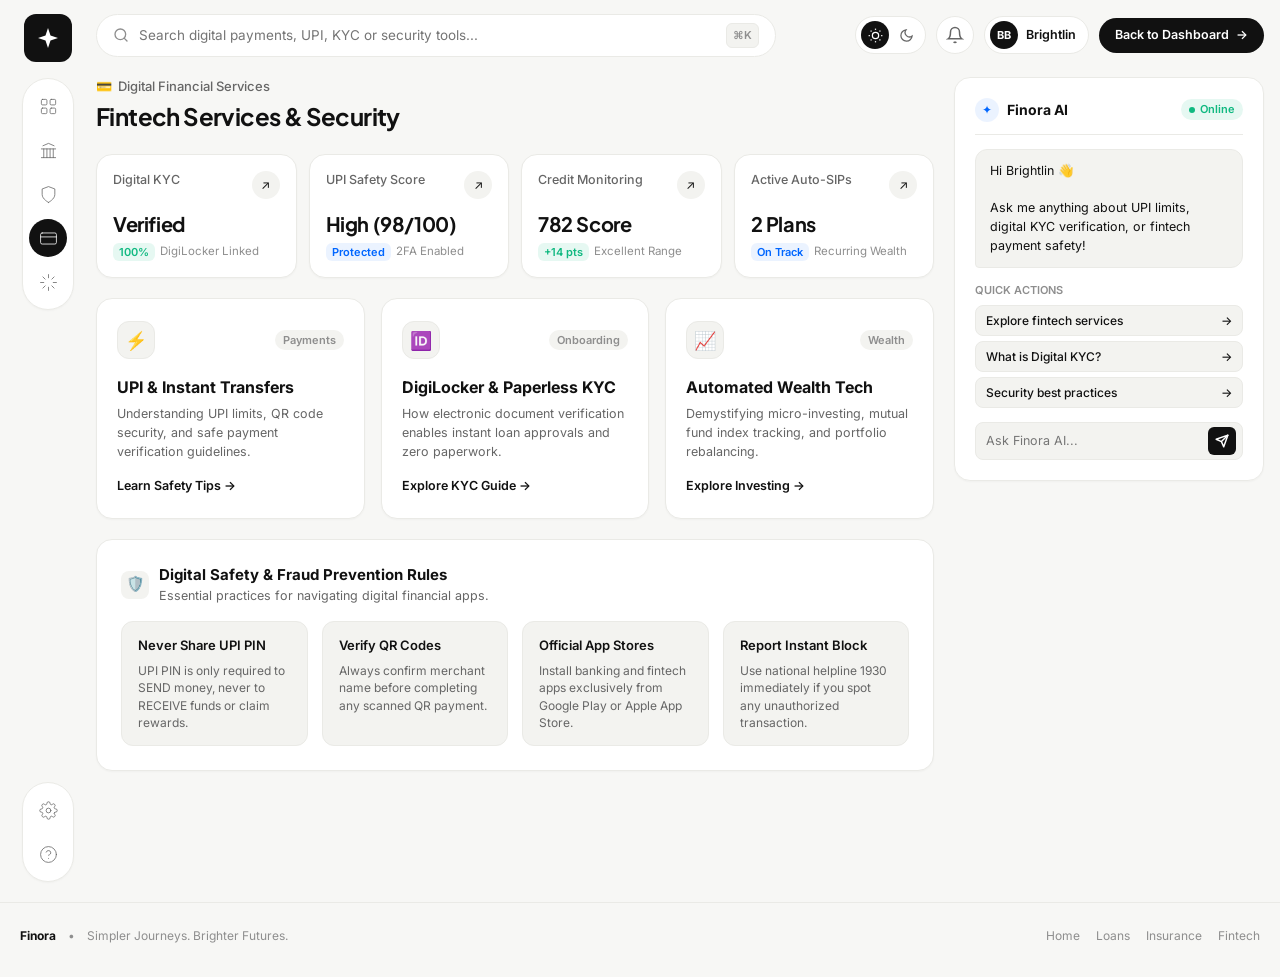
<file: fintech.html>
<!DOCTYPE html>
<html lang="en">
<head>
  <meta charset="UTF-8">
  <meta name="viewport" content="width=device-width, initial-scale=1.0">
  <meta name="description" content="Finora Fintech — Explore digital financial services, payments, and modern fintech tools with transparent AI guidance.">
  <meta name="theme-color" content="#F7F7F5">
  <title>Fintech Services — Finora | AI-Powered Financial Journeys</title>
  
  <!-- Core & Responsive Stylesheets -->
  <link rel="stylesheet" href="css/fintech.css">
  <link rel="stylesheet" href="css/responsive.css">
</head>
<body>

  <div class="app-container">

    <!-- MASTER DASHBOARD VIEWPORT -->
    <div class="dashboard-viewport">

      <!-- LEFT FLOATING SIDEBAR DOCK -->
      <aside class="sidebar-dock" aria-label="Finora Main Navigation">
        <!-- Logo Pill -->
        <a href="index.html" class="sidebar-logo-pill" aria-label="Finora Home">
          <svg class="sidebar-logo-svg" viewBox="0 0 24 24" fill="none" xmlns="http://www.w3.org/2000/svg">
            <path d="M12 2L14.5 9.5L22 12L14.5 14.5L12 22L9.5 14.5L2 12L9.5 9.5L12 2Z" fill="currentColor"/>
          </svg>
        </a>

        <!-- Primary Navigation Icons Container -->
        <nav class="sidebar-nav-container" aria-label="Platform Views">
          <a href="index.html" class="sidebar-btn" data-tooltip="Dashboard Overview" aria-label="Home Overview">
            <svg viewBox="0 0 24 24" fill="none" stroke="currentColor" stroke-linecap="round" stroke-linejoin="round">
              <rect x="3" y="3" width="7" height="7" rx="1.5"></rect>
              <rect x="14" y="3" width="7" height="7" rx="1.5"></rect>
              <rect x="14" y="14" width="7" height="7" rx="1.5"></rect>
              <rect x="3" y="14" width="7" height="7" rx="1.5"></rect>
            </svg>
          </a>

          <a href="loans.html" class="sidebar-btn" data-tooltip="Loans Journey" aria-label="Loans">
            <svg viewBox="0 0 24 24" fill="none" stroke="currentColor" stroke-linecap="round" stroke-linejoin="round">
              <line x1="3" y1="21" x2="21" y2="21"></line>
              <line x1="3" y1="10" x2="21" y2="10"></line>
              <polyline points="5 6 12 3 19 6"></polyline>
              <line x1="6" y1="10" x2="6" y2="21"></line>
              <line x1="10" y1="10" x2="10" y2="21"></line>
              <line x1="14" y1="10" x2="14" y2="21"></line>
              <line x1="18" y1="10" x2="18" y2="21"></line>
            </svg>
          </a>

          <a href="insurance.html" class="sidebar-btn" data-tooltip="Insurance Journey" aria-label="Insurance">
            <svg viewBox="0 0 24 24" fill="none" stroke="currentColor" stroke-linecap="round" stroke-linejoin="round">
              <path d="M12 22s8-4 8-10V5l-8-3-8 3v7c0 6 8 10 8 10z"></path>
            </svg>
          </a>

          <a href="fintech.html" class="sidebar-btn active" data-tooltip="Fintech Services" aria-current="page" aria-label="Fintech">
            <svg viewBox="0 0 24 24" fill="none" stroke="currentColor" stroke-linecap="round" stroke-linejoin="round">
              <rect x="2" y="5" width="20" height="14" rx="2"></rect>
              <line x1="2" y1="10" x2="22" y2="10"></line>
            </svg>
          </a>

          <a href="#aiSection" class="sidebar-btn" data-tooltip="Finora AI" id="sidebarAiTrigger" aria-label="AI Assistant">
            <svg viewBox="0 0 24 24" fill="none" stroke="currentColor" stroke-linecap="round" stroke-linejoin="round">
              <path d="M12 2v4M12 18v4M4.93 4.93l2.83 2.83M16.24 16.24l2.83 2.83M2 12h4M18 12h4M4.93 19.07l2.83-2.83M16.24 7.76l2.83-2.83"></path>
            </svg>
          </a>
        </nav>

        <!-- Sidebar Footer Controls -->
        <div class="sidebar-footer-nav" aria-label="Utility Controls">
          <button type="button" class="sidebar-btn" data-tooltip="Settings" aria-label="Settings">
            <svg viewBox="0 0 24 24" fill="none" stroke="currentColor" stroke-linecap="round" stroke-linejoin="round">
              <circle cx="12" cy="12" r="3"></circle>
              <path d="M19.4 15a1.65 1.65 0 0 0 .33 1.82l.06.06a2 2 0 0 1 0 2.83 2 2 0 0 1-2.83 0l-.06-.06a1.65 1.65 0 0 0-1.82-.33 1.65 1.65 0 0 0-1 1.51V21a2 2 0 0 1-2 2 2 2 0 0 1-2-2v-.09A1.65 1.65 0 0 0 9 19.4a1.65 1.65 0 0 0-1.82.33l-.06.06a2 2 0 0 1-2.83 0 2 2 0 0 1 0-2.83l.06-.06a1.65 1.65 0 0 0 .33-1.82 1.65 1.65 0 0 0-1.51-1H3a2 2 0 0 1-2-2 2 2 0 0 1 2-2h.09A1.65 1.65 0 0 0 4.6 9a1.65 1.65 0 0 0-.33-1.82l-.06-.06a2 2 0 0 1 0-2.83 2 2 0 0 1 2.83 0l.06.06a1.65 1.65 0 0 0 1.82.33H9a1.65 1.65 0 0 0 1-1.51V3a2 2 0 0 1 2-2 2 2 0 0 1 2 2v.09a1.65 1.65 0 0 0 1 1.51 1.65 1.65 0 0 0 1.82-.33l.06-.06a2 2 0 0 1 2.83 0 2 2 0 0 1 0 2.83l-.06.06a1.65 1.65 0 0 0-.33 1.82V9a1.65 1.65 0 0 0 1.51 1H21a2 2 0 0 1 2 2 2 2 0 0 1-2 2h-.09a1.65 1.65 0 0 0-1.51 1z"></path>
            </svg>
          </button>
          <button type="button" class="sidebar-btn" data-tooltip="Help & Documentation" aria-label="Help">
            <svg viewBox="0 0 24 24" fill="none" stroke="currentColor" stroke-linecap="round" stroke-linejoin="round">
              <circle cx="12" cy="12" r="10"></circle>
              <path d="M9.09 9a3 3 0 0 1 5.83 1c0 2-3 3-3 3"></path>
              <line x1="12" y1="17" x2="12.01" y2="17"></line>
            </svg>
          </button>
        </div>
      </aside>

      <!-- MAIN FLOW -->
      <div class="dashboard-main-flow">

        <!-- TOP PILL HEADER -->
        <header class="top-pill-header" role="banner">
          <div class="header-left-search">
            <div class="search-pill-container">
              <svg class="search-pill-icon" viewBox="0 0 24 24" fill="none" stroke="currentColor" stroke-width="2" stroke-linecap="round" stroke-linejoin="round">
                <circle cx="11" cy="11" r="8"></circle>
                <line x1="21" y1="21" x2="16.65" y2="16.65"></line>
              </svg>
              <input type="search" id="globalSearchInput" class="search-pill-input" placeholder="Search digital payments, UPI, KYC or security tools..." aria-label="Search topics">
              <span class="search-shortcut-badge">⌘K</span>
            </div>
          </div>

          <div class="header-right-actions">
            <!-- Day / Night Pill Toggle -->
            <div class="theme-pill-toggle" role="radiogroup" aria-label="Theme Selection">
              <button type="button" class="theme-mode-btn active" id="themeLightBtn" aria-label="Light Mode">
                <svg width="15" height="15" viewBox="0 0 24 24" fill="none" stroke="currentColor" stroke-width="2">
                  <circle cx="12" cy="12" r="5"></circle>
                  <line x1="12" y1="1" x2="12" y2="3"></line>
                  <line x1="12" y1="21" x2="12" y2="23"></line>
                  <line x1="4.22" y1="4.22" x2="5.64" y2="5.64"></line>
                  <line x1="18.36" y1="18.36" x2="19.78" y2="19.78"></line>
                  <line x1="1" y1="12" x2="3" y2="12"></line>
                  <line x1="21" y1="12" x2="23" y2="12"></line>
                  <line x1="4.22" y1="19.78" x2="5.64" y2="18.36"></line>
                  <line x1="18.36" y1="5.64" x2="19.78" y2="4.22"></line>
                </svg>
              </button>
              <button type="button" class="theme-mode-btn" id="themeDarkBtn" aria-label="Dark Mode">
                <svg width="15" height="15" viewBox="0 0 24 24" fill="none" stroke="currentColor" stroke-width="2">
                  <path d="M21 12.79A9 9 0 1 1 11.21 3 7 7 0 0 0 21 12.79z"></path>
                </svg>
              </button>
            </div>

            <!-- Notification -->
            <button type="button" class="header-icon-pill" aria-label="Notifications">
              <svg width="18" height="18" viewBox="0 0 24 24" fill="none" stroke="currentColor" stroke-width="2">
                <path d="M18 8A6 6 0 0 0 6 8c0 7-3 9-3 9h18s-3-2-3-9"></path>
                <path d="M13.73 21a2 2 0 0 1-3.46 0"></path>
              </svg>
            </button>

            <!-- User Profile Pill -->
            <div class="user-profile-pill" tabindex="0" role="button" aria-label="User Brightlin">
              <div class="user-avatar-circle">BB</div>
              <span class="user-pill-name">Brightlin</span>
            </div>

            <!-- Primary Black CTA -->
            <a href="index.html" class="header-action-btn-black">
              <span>Back to Dashboard</span>
              <span aria-hidden="true">→</span>
            </a>
          </div>
        </header>

        <!-- 2-COLUMN CONTAINER -->
        <div class="dashboard-grid-container">
          
          <main class="dashboard-center-column">
            
            <div class="dashboard-heading-row">
              <div class="dashboard-heading-group">
                <div class="dashboard-greeting-eyebrow">
                  <span>💳</span>
                  <span>Digital Financial Services</span>
                </div>
                <h1 class="dashboard-page-title">Fintech Services & Security</h1>
              </div>
            </div>

            <!-- 4-Card Overview Row -->
            <section class="metrics-row-grid">
              <article class="metric-card">
                <div class="metric-card-top">
                  <span class="metric-label">Digital KYC</span>
                  <span class="metric-arrow-badge">↗</span>
                </div>
                <div class="metric-value-group">
                  <span class="metric-main-value">Verified</span>
                  <div class="metric-sub-delta">
                    <span class="metric-delta-tag tag-green">100%</span>
                    <span>DigiLocker Linked</span>
                  </div>
                </div>
              </article>

              <article class="metric-card">
                <div class="metric-card-top">
                  <span class="metric-label">UPI Safety Score</span>
                  <span class="metric-arrow-badge">↗</span>
                </div>
                <div class="metric-value-group">
                  <span class="metric-main-value">High (98/100)</span>
                  <div class="metric-sub-delta">
                    <span class="metric-delta-tag tag-blue">Protected</span>
                    <span>2FA Enabled</span>
                  </div>
                </div>
              </article>

              <article class="metric-card">
                <div class="metric-card-top">
                  <span class="metric-label">Credit Monitoring</span>
                  <span class="metric-arrow-badge">↗</span>
                </div>
                <div class="metric-value-group">
                  <span class="metric-main-value">782 Score</span>
                  <div class="metric-sub-delta">
                    <span class="metric-delta-tag tag-green">+14 pts</span>
                    <span>Excellent Range</span>
                  </div>
                </div>
              </article>

              <article class="metric-card">
                <div class="metric-card-top">
                  <span class="metric-label">Active Auto-SIPs</span>
                  <span class="metric-arrow-badge">↗</span>
                </div>
                <div class="metric-value-group">
                  <span class="metric-main-value">2 Plans</span>
                  <div class="metric-sub-delta">
                    <span class="metric-delta-tag tag-blue">On Track</span>
                    <span>Recurring Wealth</span>
                  </div>
                </div>
              </article>
            </section>

            <!-- Product Areas -->
            <section class="product-areas-grid">
              <div class="product-saas-card">
                <div class="product-card-top-row">
                  <div class="product-icon-wrap">⚡</div>
                  <span class="product-badge-subtle">Payments</span>
                </div>
                <div class="product-card-body">
                  <h3 class="product-card-title">UPI & Instant Transfers</h3>
                  <p class="product-card-desc">Understanding UPI limits, QR code security, and safe payment verification guidelines.</p>
                </div>
                <div class="product-card-action-link">
                  <span>Learn Safety Tips →</span>
                </div>
              </div>

              <div class="product-saas-card">
                <div class="product-card-top-row">
                  <div class="product-icon-wrap">🆔</div>
                  <span class="product-badge-subtle">Onboarding</span>
                </div>
                <div class="product-card-body">
                  <h3 class="product-card-title">DigiLocker & Paperless KYC</h3>
                  <p class="product-card-desc">How electronic document verification enables instant loan approvals and zero paperwork.</p>
                </div>
                <div class="product-card-action-link">
                  <span>Explore KYC Guide →</span>
                </div>
              </div>

              <div class="product-saas-card">
                <div class="product-card-top-row">
                  <div class="product-icon-wrap">📈</div>
                  <span class="product-badge-subtle">Wealth</span>
                </div>
                <div class="product-card-body">
                  <h3 class="product-card-title">Automated Wealth Tech</h3>
                  <p class="product-card-desc">Demystifying micro-investing, mutual fund index tracking, and portfolio rebalancing.</p>
                </div>
                <div class="product-card-action-link">
                  <span>Explore Investing →</span>
                </div>
              </div>
            </section>

            <!-- Transparency Card -->
            <section class="transparency-clean-card">
              <div class="transparency-header">
                <div class="transparency-icon">🛡️</div>
                <div class="transparency-title-wrap">
                  <h2 class="transparency-title">Digital Safety & Fraud Prevention Rules</h2>
                  <p class="transparency-sub">Essential practices for navigating digital financial apps.</p>
                </div>
              </div>

              <div class="transparency-grid-4">
                <div class="transparency-item">
                  <h3 class="transparency-item-title">Never Share UPI PIN</h3>
                  <p class="transparency-item-desc">UPI PIN is only required to SEND money, never to RECEIVE funds or claim rewards.</p>
                </div>
                <div class="transparency-item">
                  <h3 class="transparency-item-title">Verify QR Codes</h3>
                  <p class="transparency-item-desc">Always confirm merchant name before completing any scanned QR payment.</p>
                </div>
                <div class="transparency-item">
                  <h3 class="transparency-item-title">Official App Stores</h3>
                  <p class="transparency-item-desc">Install banking and fintech apps exclusively from Google Play or Apple App Store.</p>
                </div>
                <div class="transparency-item">
                  <h3 class="transparency-item-title">Report Instant Block</h3>
                  <p class="transparency-item-desc">Use national helpline 1930 immediately if you spot any unauthorized transaction.</p>
                </div>
              </div>
            </section>

          </main>

          <!-- RIGHT COLUMN AI COMPANION -->
          <aside class="dashboard-right-column" id="aiSection">
            <div class="ai-companion-card">
              <div class="ai-card-header">
                <div class="ai-header-brand">
                  <div class="ai-sparkle-dot">✦</div>
                  <span class="ai-card-title">Finora AI</span>
                </div>
                <div class="ai-status-badge">
                  <span class="ai-status-pulse"></span>
                  <span>Online</span>
                </div>
              </div>

              <div class="ai-dialogue-body" id="homeAiChatBody">
                <div class="ai-msg-bubble">
                  Hi Brightlin 👋<br><br>
                  Ask me anything about UPI limits, digital KYC verification, or fintech payment safety!
                </div>
              </div>

              <div class="ai-chips-container">
                <span class="ai-chips-label">Quick actions</span>
                <div class="ai-chips-list">
                  <button type="button" class="ai-chip-pill" data-intent="Explore fintech">
                    <span>Explore fintech services</span>
                    <span class="chip-arrow">→</span>
                  </button>
                  <button type="button" class="ai-chip-pill" data-intent="Explain a financial term">
                    <span>What is Digital KYC?</span>
                    <span class="chip-arrow">→</span>
                  </button>
                  <button type="button" class="ai-chip-pill" data-intent="Help me prepare">
                    <span>Security best practices</span>
                    <span class="chip-arrow">→</span>
                  </button>
                </div>
              </div>

              <form class="ai-chat-input-form" id="homeAiForm">
                <input type="text" id="homeAiInput" class="ai-chat-text-input" placeholder="Ask Finora AI...">
                <button type="submit" class="ai-send-btn-black" aria-label="Send">
                  <svg width="14" height="14" viewBox="0 0 24 24" fill="none" stroke="currentColor" stroke-width="2.5" stroke-linecap="round" stroke-linejoin="round">
                    <line x1="22" y1="2" x2="11" y2="13"></line>
                    <polygon points="22 2 15 22 11 13 2 9 22 2"></polygon>
                  </svg>
                </button>
              </form>
            </div>
          </aside>

        </div>

      </div>

    </div>

    <!-- FOOTER -->
    <footer class="dashboard-site-footer">
      <div class="footer-left-brand">
        <span class="footer-brand-title">Finora</span>
        <span>•</span>
        <span>Simpler Journeys. Brighter Futures.</span>
      </div>
      <nav class="footer-nav-links">
        <a href="index.html">Home</a>
        <a href="loans.html">Loans</a>
        <a href="insurance.html">Insurance</a>
        <a href="fintech.html">Fintech</a>
      </nav>
    </footer>

    <!-- MOBILE DOCK -->
    <nav class="mobile-bottom-dock">
      <a href="index.html" class="mobile-dock-btn">
        <svg viewBox="0 0 24 24" fill="none" stroke="currentColor" stroke-width="2">
          <rect x="3" y="3" width="7" height="7" rx="1.5"></rect>
          <rect x="14" y="3" width="7" height="7" rx="1.5"></rect>
          <rect x="14" y="14" width="7" height="7" rx="1.5"></rect>
          <rect x="3" y="14" width="7" height="7" rx="1.5"></rect>
        </svg>
        <span>Home</span>
      </a>
      <a href="loans.html" class="mobile-dock-btn">
        <svg viewBox="0 0 24 24" fill="none" stroke="currentColor" stroke-width="2">
          <line x1="3" y1="21" x2="21" y2="21"></line>
          <polyline points="5 6 12 3 19 6"></polyline>
        </svg>
        <span>Loans</span>
      </a>
      <a href="fintech.html" class="mobile-dock-btn active">
        <svg viewBox="0 0 24 24" fill="none" stroke="currentColor" stroke-width="2">
          <rect x="2" y="5" width="20" height="14" rx="2"></rect>
        </svg>
        <span>Fintech</span>
      </a>
    </nav>

  </div>

  <script src="js/main.js"></script>
</body>
</html>
</file>
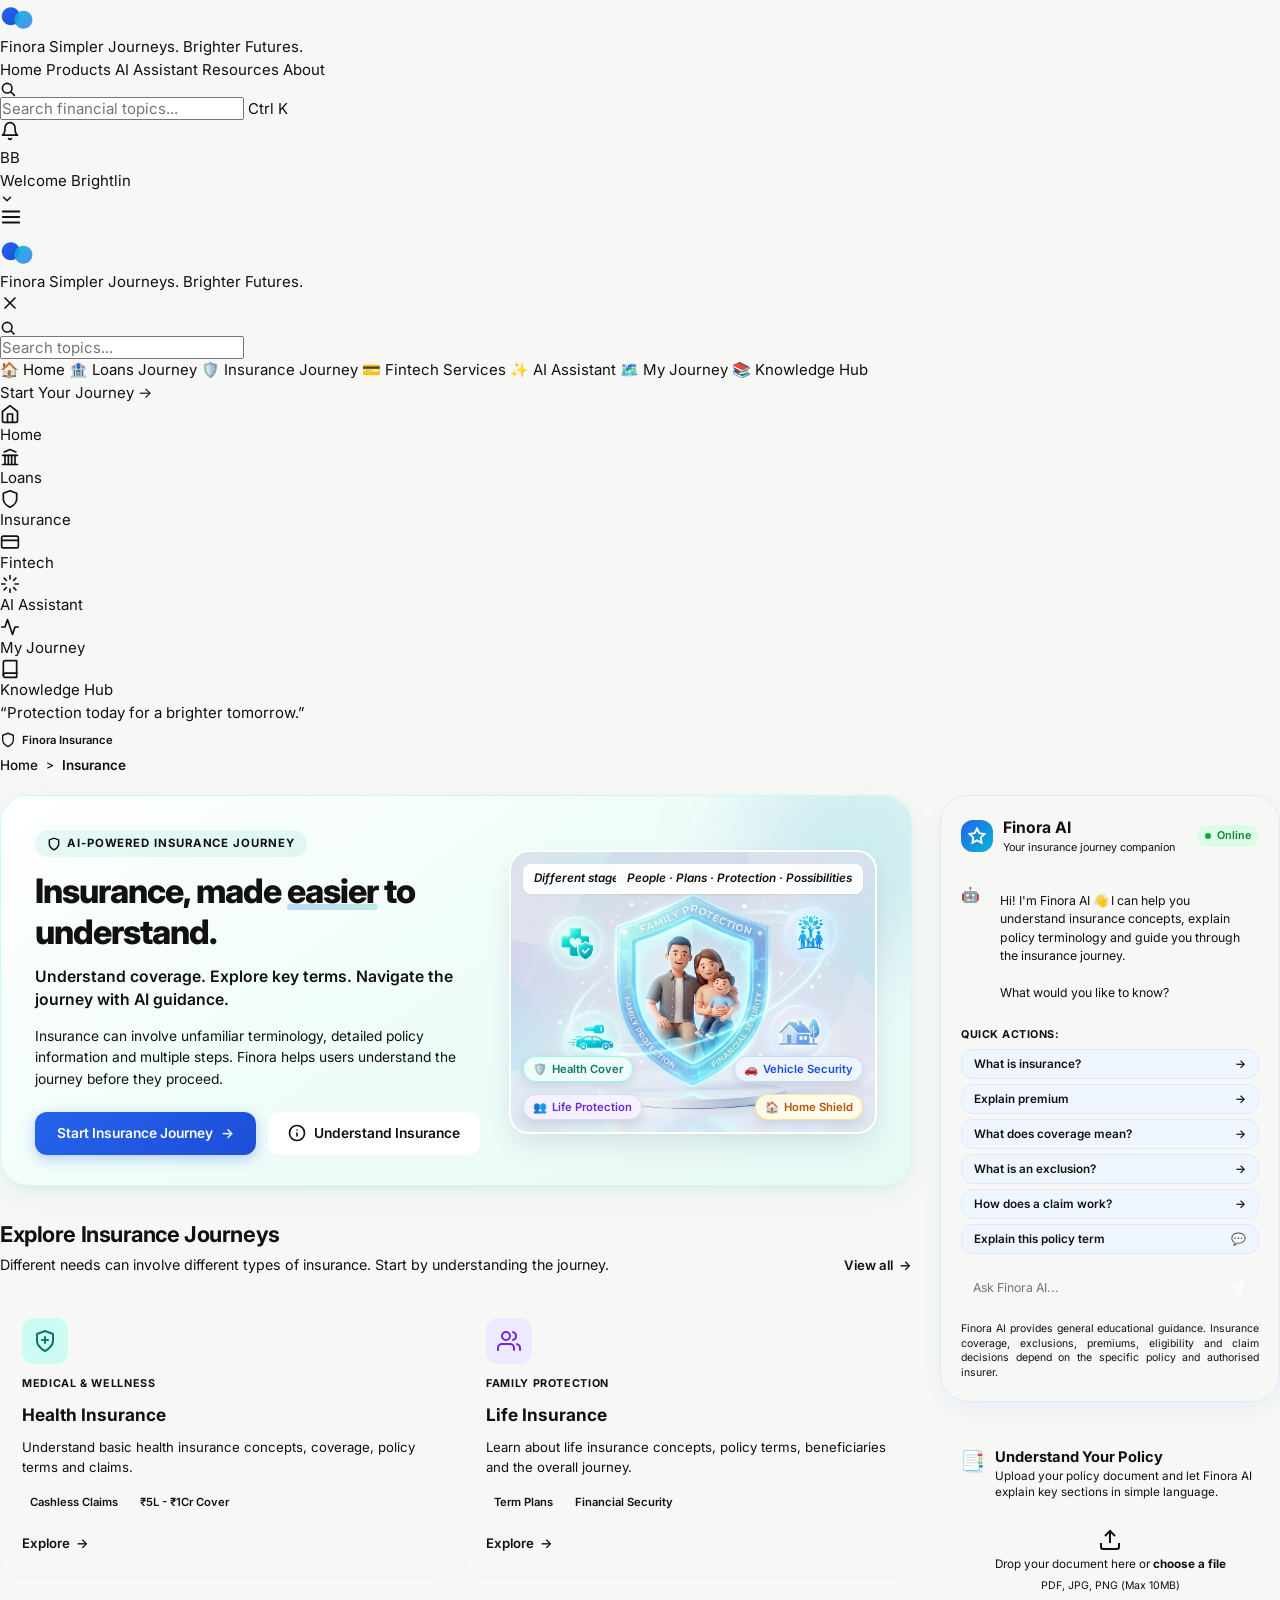
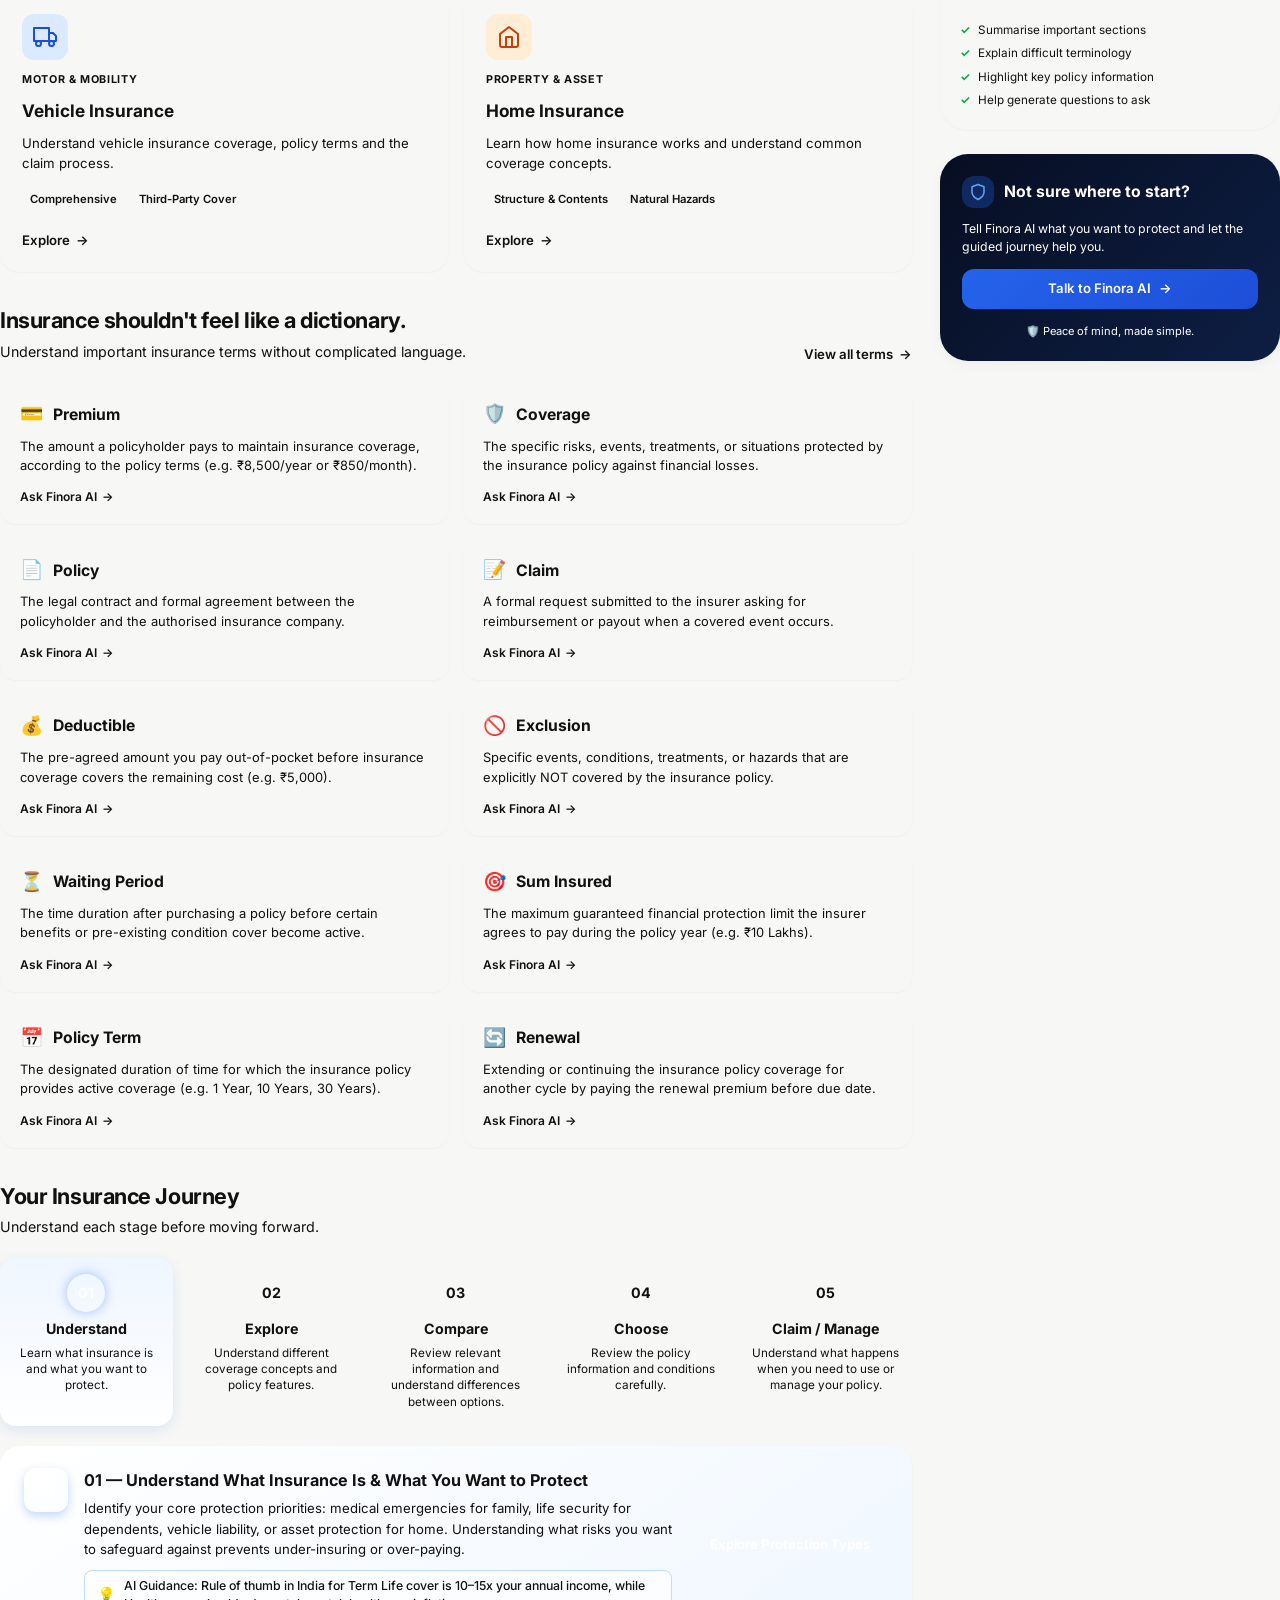
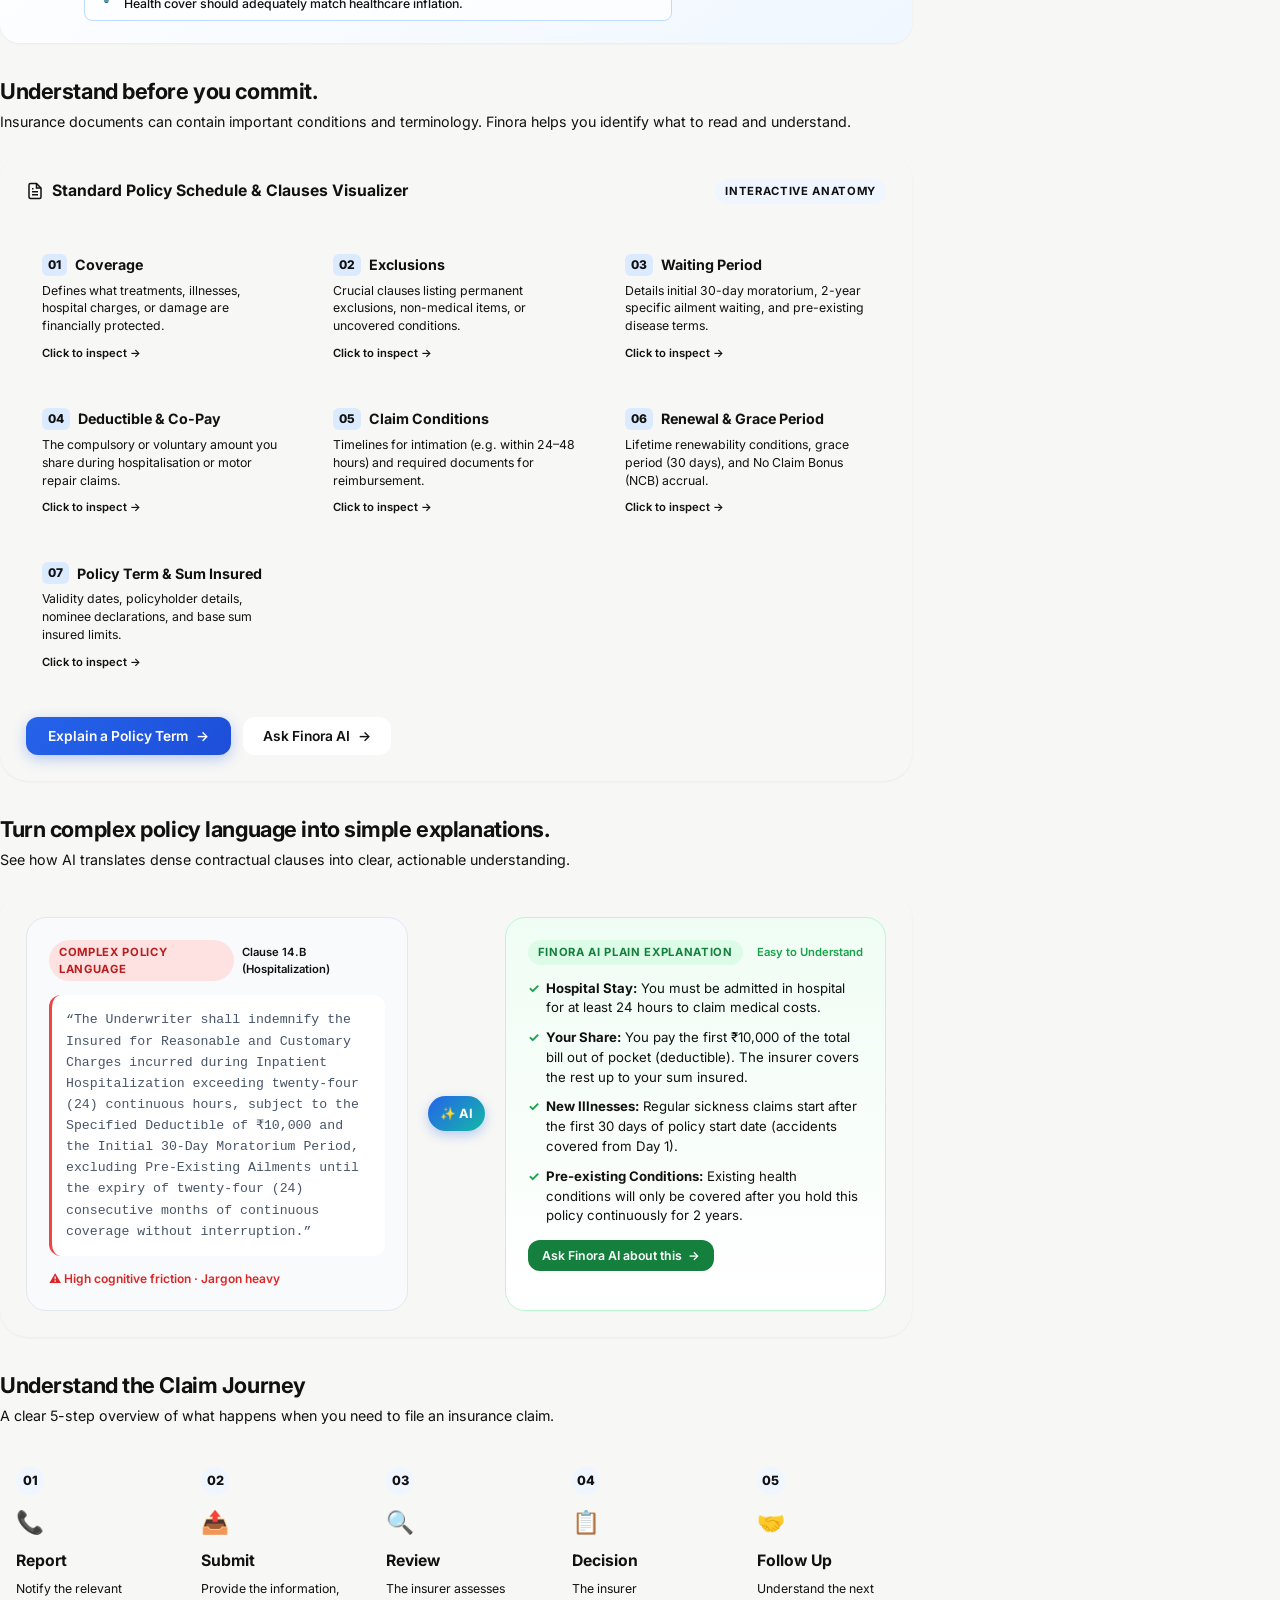
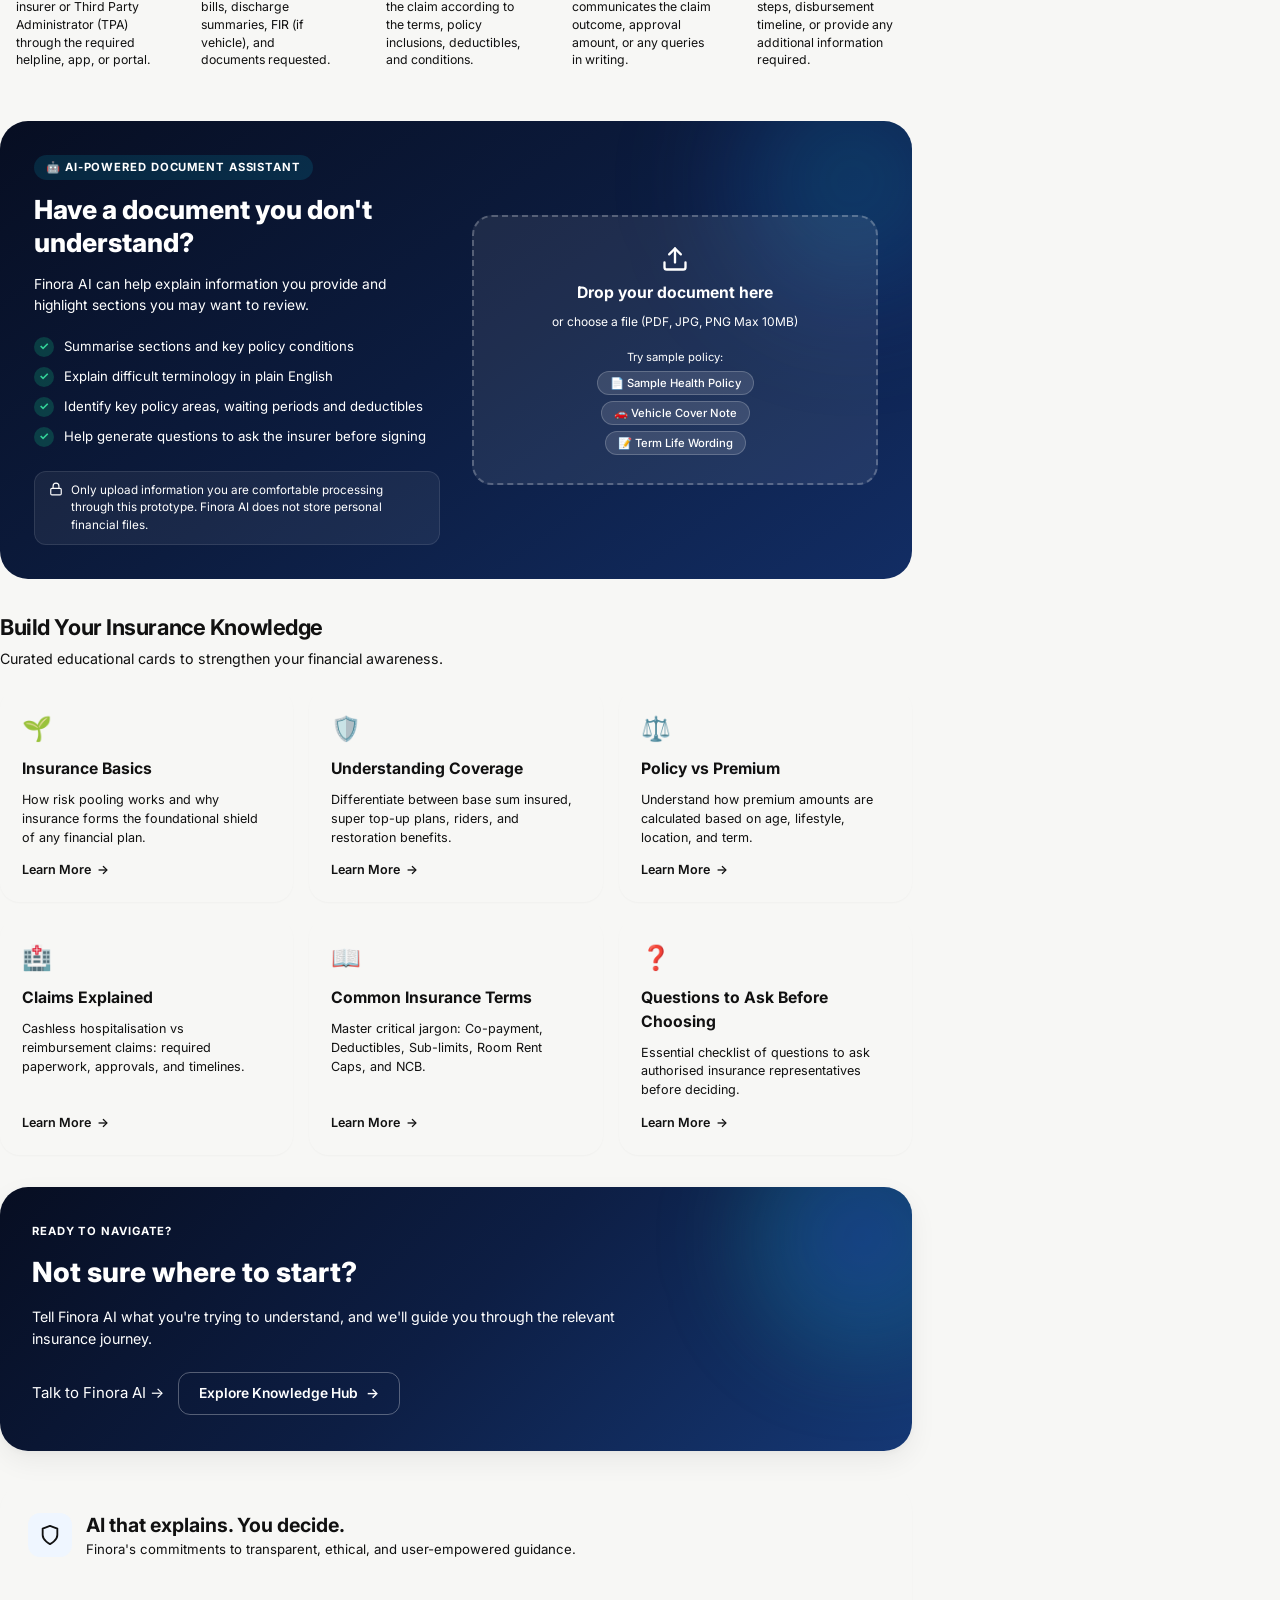
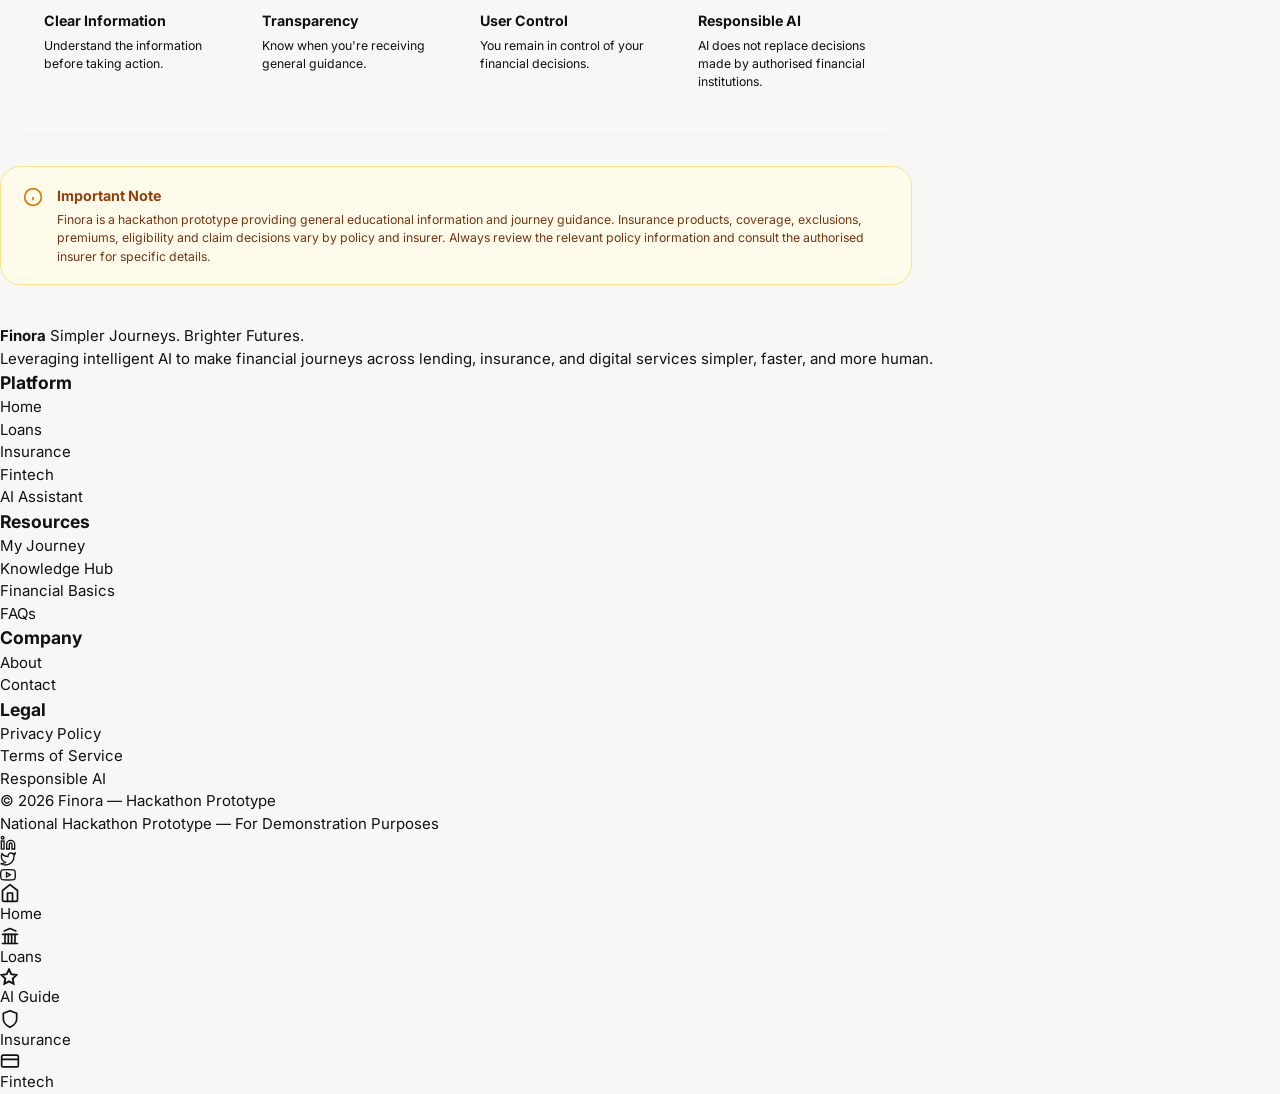
<file: insurance.html>
<!DOCTYPE html>
<html lang="en">
<head>
  <meta charset="UTF-8">
  <meta name="viewport" content="width=device-width, initial-scale=1.0">
  <meta name="description" content="Finora Insurance — AI-Powered Insurance Journeys. Understand coverage, demystify policy terminology, analyze documents, and navigate health, life, vehicle, and home insurance with transparent AI guidance.">
  <meta name="theme-color" content="#0b1329">
  <title>Insurance Journey — Finora | AI-Powered Financial Journeys</title>
  
  <!-- Stylesheets -->
  <link rel="stylesheet" href="css/style.css">
  <link rel="stylesheet" href="css/responsive.css">
  <link rel="stylesheet" href="css/insurance.css">
</head>
<body>

  <div class="app-container">

    <!-- ====================================================================
         GLOBAL FIXED HEADER / NAVIGATION
         ==================================================================== -->
    <header class="top-header" role="banner">
      <div class="header-inner">
        
        <!-- Brand Logo & Tagline -->
        <a href="index.html" class="brand-wrapper" aria-label="Finora Home">
          <svg class="brand-icon" viewBox="0 0 40 40" width="36" height="36" fill="none" xmlns="http://www.w3.org/2000/svg" aria-hidden="true">
            <path d="M12 28C17.5228 28 22 23.5228 22 18C22 12.4772 17.5228 8 12 8C6.47715 8 2 12.4772 2 18C2 23.5228 6.47715 28 12 28Z" fill="url(#brandGrad1)"/>
            <path d="M26 32C31.5228 32 36 27.5228 36 22C36 16.4772 31.5228 12 26 12C20.4772 12 16 16.4772 16 22C16 27.5228 20.4772 32 26 32Z" fill="url(#brandGrad2)" fill-opacity="0.9"/>
            <defs>
              <linearGradient id="brandGrad1" x1="2" y1="8" x2="22" y2="28" gradientUnits="userSpaceOnUse">
                <stop stop-color="#2563EB"/>
                <stop offset="1" stop-color="#1D4ED8"/>
              </linearGradient>
              <linearGradient id="brandGrad2" x1="16" y1="12" x2="36" y2="32" gradientUnits="userSpaceOnUse">
                <stop stop-color="#06B6D4"/>
                <stop offset="1" stop-color="#3B82F6"/>
              </linearGradient>
            </defs>
          </svg>
          <div class="brand-text-group">
            <span class="brand-name">Finora</span>
            <span class="brand-tagline">Simpler Journeys. Brighter Futures.</span>
          </div>
        </a>

        <!-- Global Navigation Links -->
        <nav class="nav-links" aria-label="Primary Navigation">
          <a href="index.html" class="nav-link">Home</a>
          <a href="loans.html" class="nav-link">Products</a>
          <a href="ai-assistant.html" class="nav-link">AI Assistant</a>
          <a href="knowledge-hub.html" class="nav-link">Resources</a>
          <a href="#about" class="nav-link">About</a>
        </nav>

        <!-- Header Actions / Profile -->
        <div class="header-actions">
          
          <!-- Search Bar -->
          <div class="header-search">
            <div class="search-input-wrapper">
              <svg class="search-icon" viewBox="0 0 20 20" width="16" height="16" fill="none" stroke="currentColor" stroke-width="2" stroke-linecap="round" stroke-linejoin="round" aria-hidden="true">
                <circle cx="9" cy="9" r="6"></circle>
                <line x1="18" y1="18" x2="13.5" y2="13.5"></line>
              </svg>
              <input type="search" id="globalSearchInput" class="search-input" placeholder="Search financial topics..." aria-label="Search financial topics">
              <span class="search-shortcut" aria-hidden="true">Ctrl K</span>
            </div>
          </div>

          <!-- Notification Bell -->
          <button class="btn-icon" id="notificationBtn" aria-label="Notifications (1 unread)">
            <svg width="20" height="20" viewBox="0 0 24 24" fill="none" stroke="currentColor" stroke-width="2" stroke-linecap="round" stroke-linejoin="round" aria-hidden="true">
              <path d="M18 8A6 6 0 0 0 6 8c0 7-3 9-3 9h18s-3-2-3-9"></path>
              <path d="M13.73 21a2 2 0 0 1-3.46 0"></path>
            </svg>
            <span class="notification-badge" aria-hidden="true"></span>
          </button>

          <!-- User Profile Area -->
          <div class="user-profile-badge" id="userProfileBadge" role="button" tabindex="0" aria-label="User Profile Brightlin">
            <div class="avatar-circle" aria-hidden="true">BB</div>
            <div class="user-details">
              <span class="user-greeting">Welcome</span>
              <span class="user-name">Brightlin</span>
            </div>
            <svg width="14" height="14" viewBox="0 0 24 24" fill="none" stroke="currentColor" stroke-width="2.5" stroke-linecap="round" stroke-linejoin="round" aria-hidden="true">
              <polyline points="6 9 12 15 18 9"></polyline>
            </svg>
          </div>

          <!-- Mobile Hamburger Toggle -->
          <button class="mobile-menu-btn" id="mobileMenuBtn" aria-label="Open mobile navigation menu" aria-expanded="false">
            <svg width="22" height="22" viewBox="0 0 24 24" fill="none" stroke="currentColor" stroke-width="2" stroke-linecap="round" stroke-linejoin="round" aria-hidden="true">
              <line x1="3" y1="12" x2="21" y2="12"></line>
              <line x1="3" y1="6" x2="21" y2="6"></line>
              <line x1="3" y1="18" x2="21" y2="18"></line>
            </svg>
          </button>

        </div>

      </div>
    </header>

    <!-- Mobile Drawer Backdrop & Drawer -->
    <div class="mobile-drawer-backdrop" id="mobileDrawerBackdrop" aria-hidden="true"></div>
    <div class="mobile-drawer" id="mobileDrawer" role="dialog" aria-modal="true" aria-label="Mobile Navigation">
      <div class="mobile-drawer-header">
        <div class="brand-wrapper">
          <svg class="brand-icon" viewBox="0 0 40 40" width="36" height="36" fill="none" xmlns="http://www.w3.org/2000/svg" aria-hidden="true">
            <path d="M12 28C17.5228 28 22 23.5228 22 18C22 12.4772 17.5228 8 12 8C6.47715 8 2 12.4772 2 18C2 23.5228 6.47715 28 12 28Z" fill="url(#brandGradDrawer1)"/>
            <path d="M26 32C31.5228 32 36 27.5228 36 22C36 16.4772 31.5228 12 26 12C20.4772 12 16 16.4772 16 22C16 27.5228 20.4772 32 26 32Z" fill="url(#brandGradDrawer2)" fill-opacity="0.9"/>
            <defs>
              <linearGradient id="brandGradDrawer1" x1="2" y1="8" x2="22" y2="28" gradientUnits="userSpaceOnUse">
                <stop stop-color="#2563EB"/>
                <stop offset="1" stop-color="#1D4ED8"/>
              </linearGradient>
              <linearGradient id="brandGradDrawer2" x1="16" y1="12" x2="36" y2="32" gradientUnits="userSpaceOnUse">
                <stop stop-color="#06B6D4"/>
                <stop offset="1" stop-color="#3B82F6"/>
              </linearGradient>
            </defs>
          </svg>
          <div class="brand-text-group">
            <span class="brand-name">Finora</span>
            <span class="brand-tagline">Simpler Journeys. Brighter Futures.</span>
          </div>
        </div>
        <button class="mobile-drawer-close-btn" id="mobileDrawerClose" aria-label="Close menu">
          <svg width="20" height="20" viewBox="0 0 24 24" fill="none" stroke="currentColor" stroke-width="2" stroke-linecap="round" stroke-linejoin="round" aria-hidden="true">
            <line x1="18" y1="6" x2="6" y2="18"></line>
            <line x1="6" y1="6" x2="18" y2="18"></line>
          </svg>
        </button>
      </div>

      <div class="mobile-drawer-search">
        <div class="search-input-wrapper">
          <svg class="search-icon" viewBox="0 0 20 20" width="16" height="16" fill="none" stroke="currentColor" stroke-width="2" aria-hidden="true">
            <circle cx="9" cy="9" r="6"></circle>
            <line x1="18" y1="18" x2="13.5" y2="13.5"></line>
          </svg>
          <input type="search" class="search-input" placeholder="Search topics..." aria-label="Mobile search">
        </div>
      </div>

      <nav class="mobile-drawer-nav">
        <a href="index.html" class="mobile-nav-link">
          <span>🏠</span>
          <span>Home</span>
        </a>
        <a href="loans.html" class="mobile-nav-link">
          <span>🏦</span>
          <span>Loans Journey</span>
        </a>
        <a href="insurance.html" class="mobile-nav-link active" aria-current="page">
          <span>🛡️</span>
          <span>Insurance Journey</span>
        </a>
        <a href="fintech.html" class="mobile-nav-link">
          <span>💳</span>
          <span>Fintech Services</span>
        </a>
        <a href="ai-assistant.html" class="mobile-nav-link">
          <span>✨</span>
          <span>AI Assistant</span>
        </a>
        <a href="my-journey.html" class="mobile-nav-link">
          <span>🗺️</span>
          <span>My Journey</span>
        </a>
        <a href="knowledge-hub.html" class="mobile-nav-link">
          <span>📚</span>
          <span>Knowledge Hub</span>
        </a>
      </nav>

      <div class="mobile-drawer-footer">
        <a href="ai-assistant.html" class="btn btn-primary btn-hero-glow">
          <span>Start Your Journey</span>
          <span aria-hidden="true">→</span>
        </a>
      </div>
    </div>

    <!-- ====================================================================
         APP BODY LAYOUT: PERSISTENT SIDEBAR + MAIN INSURANCE CONTENT
         ==================================================================== -->
    <div class="app-body">

      <!-- LEFT SIDEBAR -->
      <aside class="sidebar" aria-label="Journey Sidebar Navigation">
        <nav class="sidebar-nav">
          
          <a href="index.html" class="sidebar-link">
            <svg class="sidebar-icon" viewBox="0 0 24 24" width="20" height="20" fill="none" stroke="currentColor" stroke-width="2" stroke-linecap="round" stroke-linejoin="round" aria-hidden="true">
              <path d="M3 9l9-7 9 7v11a2 2 0 0 1-2 2H5a2 2 0 0 1-2-2z"></path>
              <polyline points="9 22 9 12 15 12 15 22"></polyline>
            </svg>
            <span>Home</span>
          </a>

          <a href="loans.html" class="sidebar-link">
            <svg class="sidebar-icon" viewBox="0 0 24 24" width="20" height="20" fill="none" stroke="currentColor" stroke-width="2" stroke-linecap="round" stroke-linejoin="round" aria-hidden="true">
              <line x1="3" y1="21" x2="21" y2="21"></line>
              <line x1="3" y1="10" x2="21" y2="10"></line>
              <polyline points="5 6 12 3 19 6"></polyline>
              <line x1="6" y1="10" x2="6" y2="21"></line>
              <line x1="10" y1="10" x2="10" y2="21"></line>
              <line x1="14" y1="10" x2="14" y2="21"></line>
              <line x1="18" y1="10" x2="18" y2="21"></line>
            </svg>
            <span>Loans</span>
          </a>

          <a href="insurance.html" class="sidebar-link active" aria-current="page">
            <svg class="sidebar-icon" viewBox="0 0 24 24" width="20" height="20" fill="none" stroke="currentColor" stroke-width="2" stroke-linecap="round" stroke-linejoin="round" aria-hidden="true">
              <path d="M12 22s8-4 8-10V5l-8-3-8 3v7c0 6 8 10 8 10z"></path>
            </svg>
            <span>Insurance</span>
          </a>

          <a href="fintech.html" class="sidebar-link">
            <svg class="sidebar-icon" viewBox="0 0 24 24" width="20" height="20" fill="none" stroke="currentColor" stroke-width="2" stroke-linecap="round" stroke-linejoin="round" aria-hidden="true">
              <rect x="2" y="5" width="20" height="14" rx="2"></rect>
              <line x1="2" y1="10" x2="22" y2="10"></line>
            </svg>
            <span>Fintech</span>
          </a>

          <a href="ai-assistant.html" class="sidebar-link">
            <svg class="sidebar-icon" viewBox="0 0 24 24" width="20" height="20" fill="none" stroke="currentColor" stroke-width="2" stroke-linecap="round" stroke-linejoin="round" aria-hidden="true">
              <path d="M12 2v4M12 18v4M4.93 4.93l2.83 2.83M16.24 16.24l2.83 2.83M2 12h4M18 12h4M4.93 19.07l2.83-2.83M16.24 7.76l2.83-2.83"></path>
            </svg>
            <span>AI Assistant</span>
          </a>

          <a href="my-journey.html" class="sidebar-link">
            <svg class="sidebar-icon" viewBox="0 0 24 24" width="20" height="20" fill="none" stroke="currentColor" stroke-width="2" stroke-linecap="round" stroke-linejoin="round" aria-hidden="true">
              <polyline points="22 12 18 12 15 21 9 3 6 12 2 12"></polyline>
            </svg>
            <span>My Journey</span>
          </a>

          <a href="knowledge-hub.html" class="sidebar-link">
            <svg class="sidebar-icon" viewBox="0 0 24 24" width="20" height="20" fill="none" stroke="currentColor" stroke-width="2" stroke-linecap="round" stroke-linejoin="round" aria-hidden="true">
              <path d="M4 19.5A2.5 2.5 0 0 1 6.5 17H20"></path>
              <path d="M6.5 2H20v20H6.5A2.5 2.5 0 0 1 4 19.5v-15A2.5 2.5 0 0 1 6.5 2z"></path>
            </svg>
            <span>Knowledge Hub</span>
          </a>

        </nav>

        <!-- Sidebar Inspiration Quote Card -->
        <div class="sidebar-quote-card">
          <p class="sidebar-quote-text">“Protection today for a brighter tomorrow.”</p>
          <div class="sidebar-brand-badge">
            <svg width="16" height="16" viewBox="0 0 24 24" fill="none" stroke="currentColor" stroke-width="2" aria-hidden="true">
              <path d="M12 22s8-4 8-10V5l-8-3-8 3v7c0 6 8 10 8 10z"></path>
            </svg>
            <span>Finora Insurance</span>
          </div>
        </div>
      </aside>

      <!-- ==================================================================
           MAIN CONTENT AREA
           ================================================================== -->
      <main class="main-content" id="mainContent" role="main">

        <div class="ins-page-container">
          
          <!-- BREADCRUMB -->
          <nav class="ins-breadcrumb-nav" aria-label="Breadcrumb">
            <ol class="ins-breadcrumb-list">
              <li class="ins-breadcrumb-item">
                <a href="index.html" class="ins-breadcrumb-link">Home</a>
              </li>
              <li class="ins-breadcrumb-item">
                <span class="ins-breadcrumb-separator" aria-hidden="true">></span>
                <span class="ins-breadcrumb-current" aria-current="page">Insurance</span>
              </li>
            </ol>
          </nav>

          <!-- 2-COLUMN LAYOUT: MAIN JOURNEY + RIGHT AI SIDEBAR -->
          <div class="ins-layout-grid">
            
            <!-- LEFT MAIN CONTENT COLUMN -->
            <div class="ins-main-column">
              
              <!-- ==========================================================
                   SECTION 1 — HERO SECTION
                   ========================================================== -->
              <section class="ins-hero-card" aria-labelledby="insHeroHeading">
                <div class="ins-hero-glow-accent" aria-hidden="true"></div>

                <div class="ins-hero-grid">
                  
                  <!-- Left Text & Actions -->
                  <div class="ins-hero-content">
                    <div class="ins-hero-eyebrow">
                      <svg width="14" height="14" viewBox="0 0 24 24" fill="none" stroke="currentColor" stroke-width="2.5" aria-hidden="true">
                        <path d="M12 22s8-4 8-10V5l-8-3-8 3v7c0 6 8 10 8 10z"></path>
                      </svg>
                      <span>AI-POWERED INSURANCE JOURNEY</span>
                    </div>

                    <h1 id="insHeroHeading" class="ins-hero-heading">
                      Insurance, made <span class="ins-heading-highlight">easier</span> to understand.
                    </h1>

                    <p class="ins-hero-supporting">
                      Understand coverage. Explore key terms. Navigate the journey with AI guidance.
                    </p>

                    <p class="ins-hero-desc">
                      Insurance can involve unfamiliar terminology, detailed policy information and multiple steps. Finora helps users understand the journey before they proceed.
                    </p>

                    <div class="ins-hero-btn-group">
                      <a href="#journeySection" class="btn-ins-primary">
                        <span>Start Insurance Journey</span>
                        <span aria-hidden="true">→</span>
                      </a>
                      <a href="#terminologySection" class="btn-ins-secondary" id="understandInsuranceBtn">
                        <svg width="18" height="18" viewBox="0 0 24 24" fill="none" stroke="currentColor" stroke-width="2.2" stroke-linecap="round" stroke-linejoin="round" aria-hidden="true">
                          <circle cx="12" cy="12" r="10"></circle>
                          <line x1="12" y1="16" x2="12" y2="12"></line>
                          <line x1="12" y1="8" x2="12.01" y2="8"></line>
                        </svg>
                        <span>Understand Insurance</span>
                      </a>
                    </div>
                  </div>

                  <!-- Right Hero Visual with 3D Image & Floating Badges -->
                  <div class="ins-hero-visual-wrapper">
                    <div class="ins-hero-visual-container">
                      <img src="assets/images/insurance-hero-visual.jpg" alt="3D illustration representing health, life, vehicle, and home insurance protection with AI guidance" class="ins-hero-img">
                      
                      <!-- Overlay Quotes -->
                      <div class="ins-float-quote-top" aria-hidden="true">Different stages of life. A safer tomorrow.</div>
                      <div class="ins-float-quote-right" aria-hidden="true">People · Plans · Protection · Possibilities</div>

                      <!-- Floating Badges -->
                      <div class="ins-float-badge ins-float-badge-health" aria-hidden="true">
                        <span>🛡️</span>
                        <span>Health Cover</span>
                      </div>

                      <div class="ins-float-badge ins-float-badge-life" aria-hidden="true">
                        <span>👥</span>
                        <span>Life Protection</span>
                      </div>

                      <div class="ins-float-badge ins-float-badge-vehicle" aria-hidden="true">
                        <span>🚗</span>
                        <span>Vehicle Security</span>
                      </div>

                      <div class="ins-float-badge ins-float-badge-home" aria-hidden="true">
                        <span>🏠</span>
                        <span>Home Shield</span>
                      </div>
                    </div>
                  </div>

                </div>
              </section>

              <!-- ==========================================================
                   SECTION 2 — WHAT KIND OF PROTECTION? (EXPLORE INSURANCE JOURNEYS)
                   ========================================================== -->
              <section class="ins-section" id="exploreSection" aria-labelledby="exploreHeading">
                <div class="ins-section-header-flex">
                  <div class="ins-section-title-wrap">
                    <h2 id="exploreHeading" class="ins-section-title">Explore Insurance Journeys</h2>
                    <p class="ins-section-subhead">Different needs can involve different types of insurance. Start by understanding the journey.</p>
                  </div>
                  <a href="#knowledgeSection" class="ins-view-all-link">
                    <span>View all</span>
                    <span aria-hidden="true">→</span>
                  </a>
                </div>

                <div class="ins-options-grid">
                  
                  <!-- Card 1: Health Insurance -->
                  <article class="ins-option-card ins-option-card-health" data-ins-type="health" tabindex="0" role="button" aria-label="Explore Health Insurance">
                    <div class="ins-option-icon-wrap ins-icon-health" aria-hidden="true">
                      <svg width="24" height="24" viewBox="0 0 24 24" fill="none" stroke="currentColor" stroke-width="2" stroke-linecap="round" stroke-linejoin="round">
                        <path d="M12 22s8-4 8-10V5l-8-3-8 3v7c0 6 8 10 8 10z"></path>
                        <line x1="12" y1="8" x2="12" y2="14"></line>
                        <line x1="9" y1="11" x2="15" y2="11"></line>
                      </svg>
                    </div>
                    <div class="ins-option-category-tag">Medical & Wellness</div>
                    <h3 class="ins-option-title">Health Insurance</h3>
                    <p class="ins-option-desc">Understand basic health insurance concepts, coverage, policy terms and claims.</p>
                    <div class="ins-option-highlight-row">
                      <span class="ins-tag-pill">Cashless Claims</span>
                      <span class="ins-tag-pill">₹5L - ₹1Cr Cover</span>
                    </div>
                    <span class="ins-option-action">
                      <span>Explore</span>
                      <span aria-hidden="true">→</span>
                    </span>
                  </article>

                  <!-- Card 2: Life Insurance -->
                  <article class="ins-option-card ins-option-card-life" data-ins-type="life" tabindex="0" role="button" aria-label="Explore Life Insurance">
                    <div class="ins-option-icon-wrap ins-icon-life" aria-hidden="true">
                      <svg width="24" height="24" viewBox="0 0 24 24" fill="none" stroke="currentColor" stroke-width="2" stroke-linecap="round" stroke-linejoin="round">
                        <path d="M17 21v-2a4 4 0 0 0-4-4H5a4 4 0 0 0-4 4v2"></path>
                        <circle cx="9" cy="7" r="4"></circle>
                        <path d="M23 21v-2a4 4 0 0 0-3-3.87"></path>
                        <path d="M16 3.13a4 4 0 0 1 0 7.75"></path>
                      </svg>
                    </div>
                    <div class="ins-option-category-tag">Family Protection</div>
                    <h3 class="ins-option-title">Life Insurance</h3>
                    <p class="ins-option-desc">Learn about life insurance concepts, policy terms, beneficiaries and the overall journey.</p>
                    <div class="ins-option-highlight-row">
                      <span class="ins-tag-pill">Term Plans</span>
                      <span class="ins-tag-pill">Financial Security</span>
                    </div>
                    <span class="ins-option-action">
                      <span>Explore</span>
                      <span aria-hidden="true">→</span>
                    </span>
                  </article>

                  <!-- Card 3: Vehicle Insurance -->
                  <article class="ins-option-card ins-option-card-vehicle" data-ins-type="vehicle" tabindex="0" role="button" aria-label="Explore Vehicle Insurance">
                    <div class="ins-option-icon-wrap ins-icon-vehicle" aria-hidden="true">
                      <svg width="24" height="24" viewBox="0 0 24 24" fill="none" stroke="currentColor" stroke-width="2" stroke-linecap="round" stroke-linejoin="round">
                        <rect x="1" y="3" width="15" height="13"></rect>
                        <polygon points="16 8 20 8 23 11 23 16 16 16 16 8"></polygon>
                        <circle cx="5.5" cy="18.5" r="2.5"></circle>
                        <circle cx="18.5" cy="18.5" r="2.5"></circle>
                      </svg>
                    </div>
                    <div class="ins-option-category-tag">Motor & Mobility</div>
                    <h3 class="ins-option-title">Vehicle Insurance</h3>
                    <p class="ins-option-desc">Understand vehicle insurance coverage, policy terms and the claim process.</p>
                    <div class="ins-option-highlight-row">
                      <span class="ins-tag-pill">Comprehensive</span>
                      <span class="ins-tag-pill">Third-Party Cover</span>
                    </div>
                    <span class="ins-option-action">
                      <span>Explore</span>
                      <span aria-hidden="true">→</span>
                    </span>
                  </article>

                  <!-- Card 4: Home Insurance -->
                  <article class="ins-option-card ins-option-card-home" data-ins-type="home" tabindex="0" role="button" aria-label="Explore Home Insurance">
                    <div class="ins-option-icon-wrap ins-icon-home" aria-hidden="true">
                      <svg width="24" height="24" viewBox="0 0 24 24" fill="none" stroke="currentColor" stroke-width="2" stroke-linecap="round" stroke-linejoin="round">
                        <path d="M3 9l9-7 9 7v11a2 2 0 0 1-2 2H5a2 2 0 0 1-2-2z"></path>
                        <polyline points="9 22 9 12 15 12 15 22"></polyline>
                      </svg>
                    </div>
                    <div class="ins-option-category-tag">Property & Asset</div>
                    <h3 class="ins-option-title">Home Insurance</h3>
                    <p class="ins-option-desc">Learn how home insurance works and understand common coverage concepts.</p>
                    <div class="ins-option-highlight-row">
                      <span class="ins-tag-pill">Structure & Contents</span>
                      <span class="ins-tag-pill">Natural Hazards</span>
                    </div>
                    <span class="ins-option-action">
                      <span>Explore</span>
                      <span aria-hidden="true">→</span>
                    </span>
                  </article>

                </div>
              </section>

              <!-- ==========================================================
                   SECTION 3 — UNDERSTAND INSURANCE IN SIMPLE LANGUAGE (TERMINOLOGY)
                   ========================================================== -->
              <section class="ins-section" id="terminologySection" aria-labelledby="terminologyHeading">
                <div class="ins-section-header-flex">
                  <div class="ins-section-title-wrap">
                    <h2 id="terminologyHeading" class="ins-section-title">Insurance shouldn't feel like a dictionary.</h2>
                    <p class="ins-section-subhead">Understand important insurance terms without complicated language.</p>
                  </div>
                  <button type="button" class="ins-view-all-link ins-btn-link" id="viewAllTermsBtn">
                    <span>View all terms</span>
                    <span aria-hidden="true">→</span>
                  </button>
                </div>

                <div class="ins-terms-grid">
                  
                  <!-- Term 1: Premium -->
                  <div class="ins-term-card" data-term-key="premium" tabindex="0" role="button" aria-label="Learn about Premium">
                    <div class="ins-term-header">
                      <div class="ins-term-icon" aria-hidden="true">💳</div>
                      <h3 class="ins-term-name">Premium</h3>
                    </div>
                    <p class="ins-term-explanation">The amount a policyholder pays to maintain insurance coverage, according to the policy terms (e.g. ₹8,500/year or ₹850/month).</p>
                    <button type="button" class="ins-term-ai-btn" data-ask-term="Explain premium">
                      <span>Ask Finora AI</span>
                      <span aria-hidden="true">→</span>
                    </button>
                  </div>

                  <!-- Term 2: Coverage -->
                  <div class="ins-term-card" data-term-key="coverage" tabindex="0" role="button" aria-label="Learn about Coverage">
                    <div class="ins-term-header">
                      <div class="ins-term-icon" aria-hidden="true">🛡️</div>
                      <h3 class="ins-term-name">Coverage</h3>
                    </div>
                    <p class="ins-term-explanation">The specific risks, events, treatments, or situations protected by the insurance policy against financial losses.</p>
                    <button type="button" class="ins-term-ai-btn" data-ask-term="What does coverage mean?">
                      <span>Ask Finora AI</span>
                      <span aria-hidden="true">→</span>
                    </button>
                  </div>

                  <!-- Term 3: Policy -->
                  <div class="ins-term-card" data-term-key="policy" tabindex="0" role="button" aria-label="Learn about Policy">
                    <div class="ins-term-header">
                      <div class="ins-term-icon" aria-hidden="true">📄</div>
                      <h3 class="ins-term-name">Policy</h3>
                    </div>
                    <p class="ins-term-explanation">The legal contract and formal agreement between the policyholder and the authorised insurance company.</p>
                    <button type="button" class="ins-term-ai-btn" data-ask-term="What is an insurance policy?">
                      <span>Ask Finora AI</span>
                      <span aria-hidden="true">→</span>
                    </button>
                  </div>

                  <!-- Term 4: Claim -->
                  <div class="ins-term-card" data-term-key="claim" tabindex="0" role="button" aria-label="Learn about Claim">
                    <div class="ins-term-header">
                      <div class="ins-term-icon" aria-hidden="true">📝</div>
                      <h3 class="ins-term-name">Claim</h3>
                    </div>
                    <p class="ins-term-explanation">A formal request submitted to the insurer asking for reimbursement or payout when a covered event occurs.</p>
                    <button type="button" class="ins-term-ai-btn" data-ask-term="How does an insurance claim work?">
                      <span>Ask Finora AI</span>
                      <span aria-hidden="true">→</span>
                    </button>
                  </div>

                  <!-- Term 5: Deductible -->
                  <div class="ins-term-card" data-term-key="deductible" tabindex="0" role="button" aria-label="Learn about Deductible">
                    <div class="ins-term-header">
                      <div class="ins-term-icon" aria-hidden="true">💰</div>
                      <h3 class="ins-term-name">Deductible</h3>
                    </div>
                    <p class="ins-term-explanation">The pre-agreed amount you pay out-of-pocket before insurance coverage covers the remaining cost (e.g. ₹5,000).</p>
                    <button type="button" class="ins-term-ai-btn" data-ask-term="What is a deductible?">
                      <span>Ask Finora AI</span>
                      <span aria-hidden="true">→</span>
                    </button>
                  </div>

                  <!-- Term 6: Exclusion -->
                  <div class="ins-term-card" data-term-key="exclusion" tabindex="0" role="button" aria-label="Learn about Exclusion">
                    <div class="ins-term-header">
                      <div class="ins-term-icon" aria-hidden="true">🚫</div>
                      <h3 class="ins-term-name">Exclusion</h3>
                    </div>
                    <p class="ins-term-explanation">Specific events, conditions, treatments, or hazards that are explicitly NOT covered by the insurance policy.</p>
                    <button type="button" class="ins-term-ai-btn" data-ask-term="What is an exclusion in insurance?">
                      <span>Ask Finora AI</span>
                      <span aria-hidden="true">→</span>
                    </button>
                  </div>

                  <!-- Term 7: Waiting Period -->
                  <div class="ins-term-card" data-term-key="waiting_period" tabindex="0" role="button" aria-label="Learn about Waiting Period">
                    <div class="ins-term-header">
                      <div class="ins-term-icon" aria-hidden="true">⏳</div>
                      <h3 class="ins-term-name">Waiting Period</h3>
                    </div>
                    <p class="ins-term-explanation">The time duration after purchasing a policy before certain benefits or pre-existing condition cover become active.</p>
                    <button type="button" class="ins-term-ai-btn" data-ask-term="Explain waiting period">
                      <span>Ask Finora AI</span>
                      <span aria-hidden="true">→</span>
                    </button>
                  </div>

                  <!-- Term 8: Sum Insured -->
                  <div class="ins-term-card" data-term-key="sum_insured" tabindex="0" role="button" aria-label="Learn about Sum Insured">
                    <div class="ins-term-header">
                      <div class="ins-term-icon" aria-hidden="true">🎯</div>
                      <h3 class="ins-term-name">Sum Insured</h3>
                    </div>
                    <p class="ins-term-explanation">The maximum guaranteed financial protection limit the insurer agrees to pay during the policy year (e.g. ₹10 Lakhs).</p>
                    <button type="button" class="ins-term-ai-btn" data-ask-term="What is sum insured?">
                      <span>Ask Finora AI</span>
                      <span aria-hidden="true">→</span>
                    </button>
                  </div>

                  <!-- Term 9: Policy Term -->
                  <div class="ins-term-card" data-term-key="policy_term" tabindex="0" role="button" aria-label="Learn about Policy Term">
                    <div class="ins-term-header">
                      <div class="ins-term-icon" aria-hidden="true">📅</div>
                      <h3 class="ins-term-name">Policy Term</h3>
                    </div>
                    <p class="ins-term-explanation">The designated duration of time for which the insurance policy provides active coverage (e.g. 1 Year, 10 Years, 30 Years).</p>
                    <button type="button" class="ins-term-ai-btn" data-ask-term="Explain policy term">
                      <span>Ask Finora AI</span>
                      <span aria-hidden="true">→</span>
                    </button>
                  </div>

                  <!-- Term 10: Renewal -->
                  <div class="ins-term-card" data-term-key="renewal" tabindex="0" role="button" aria-label="Learn about Renewal">
                    <div class="ins-term-header">
                      <div class="ins-term-icon" aria-hidden="true">🔄</div>
                      <h3 class="ins-term-name">Renewal</h3>
                    </div>
                    <p class="ins-term-explanation">Extending or continuing the insurance policy coverage for another cycle by paying the renewal premium before due date.</p>
                    <button type="button" class="ins-term-ai-btn" data-ask-term="How does insurance renewal work?">
                      <span>Ask Finora AI</span>
                      <span aria-hidden="true">→</span>
                    </button>
                  </div>

                </div>
              </section>

              <!-- ==========================================================
                   SECTION 4 — YOUR INSURANCE JOURNEY (TIMELINE)
                   ========================================================== -->
              <section class="ins-section" id="journeySection" aria-labelledby="journeyHeading">
                <div class="ins-section-header-flex">
                  <div class="ins-section-title-wrap">
                    <h2 id="journeyHeading" class="ins-section-title">Your Insurance Journey</h2>
                    <p class="ins-section-subhead">Understand each stage before moving forward.</p>
                  </div>
                </div>

                <div class="ins-journey-timeline" role="tablist" aria-label="Insurance Journey Steps">
                  
                  <!-- Step 01 -->
                  <button type="button" class="ins-journey-step active-step" data-step-index="0" role="tab" aria-selected="true" aria-label="Step 1 Understand">
                    <div class="ins-step-circle">01</div>
                    <span class="ins-step-title">Understand</span>
                    <span class="ins-step-desc">Learn what insurance is and what you want to protect.</span>
                  </button>

                  <!-- Step 02 -->
                  <button type="button" class="ins-journey-step" data-step-index="1" role="tab" aria-selected="false" aria-label="Step 2 Explore">
                    <div class="ins-step-circle">02</div>
                    <span class="ins-step-title">Explore</span>
                    <span class="ins-step-desc">Understand different coverage concepts and policy features.</span>
                  </button>

                  <!-- Step 03 -->
                  <button type="button" class="ins-journey-step" data-step-index="2" role="tab" aria-selected="false" aria-label="Step 3 Compare">
                    <div class="ins-step-circle">03</div>
                    <span class="ins-step-title">Compare</span>
                    <span class="ins-step-desc">Review relevant information and understand differences between options.</span>
                  </button>

                  <!-- Step 04 -->
                  <button type="button" class="ins-journey-step" data-step-index="3" role="tab" aria-selected="false" aria-label="Step 4 Choose">
                    <div class="ins-step-circle">04</div>
                    <span class="ins-step-title">Choose</span>
                    <span class="ins-step-desc">Review the policy information and conditions carefully.</span>
                  </button>

                  <!-- Step 05 -->
                  <button type="button" class="ins-journey-step" data-step-index="4" role="tab" aria-selected="false" aria-label="Step 5 Claim / Manage">
                    <div class="ins-step-circle">05</div>
                    <span class="ins-step-title">Claim / Manage</span>
                    <span class="ins-step-desc">Understand what happens when you need to use or manage your policy.</span>
                  </button>

                </div>

                <!-- Interactive Step Detail Card -->
                <div class="ins-step-detail-card" id="insStepDetailCard">
                  <div class="ins-detail-left">
                    <div class="ins-detail-icon-pill" id="insDetailStepNum">01</div>
                    <div class="ins-detail-content">
                      <h4 class="ins-detail-title" id="insDetailTitle">01 — Understand What Insurance Is & What You Want to Protect</h4>
                      <p class="ins-detail-text" id="insDetailText">Identify your core protection priorities: medical emergencies for family, life security for dependents, vehicle liability, or asset protection for home. Understanding what risks you want to safeguard against prevents under-insuring or over-paying.</p>
                      <div class="ins-detail-tip-row" id="insDetailTip">
                        <span class="ins-tip-icon">💡</span>
                        <span class="ins-tip-text">AI Guidance: Rule of thumb in India for Term Life cover is 10–15x your annual income, while Health cover should adequately match healthcare inflation.</span>
                      </div>
                    </div>
                  </div>
                  <button type="button" class="btn-ins-action" id="insDetailActionBtn">Explore Protection Types</button>
                </div>
              </section>

              <!-- ==========================================================
                   SECTION 6 — UNDERSTAND YOUR POLICY (DOCUMENT STRUCTURE)
                   ========================================================== -->
              <section class="ins-section" id="policyStructureSection" aria-labelledby="policyHeading">
                <div class="ins-section-header-flex">
                  <div class="ins-section-title-wrap">
                    <h2 id="policyHeading" class="ins-section-title">Understand before you commit.</h2>
                    <p class="ins-section-subhead">Insurance documents can contain important conditions and terminology. Finora helps you identify what to read and understand.</p>
                  </div>
                </div>

                <div class="ins-policy-visual-card">
                  <div class="ins-policy-sheet-header">
                    <div class="ins-policy-doc-badge">
                      <svg width="18" height="18" viewBox="0 0 24 24" fill="none" stroke="currentColor" stroke-width="2" aria-hidden="true">
                        <path d="M14 2H6a2 2 0 0 0-2 2v16a2 2 0 0 0 2 2h12a2 2 0 0 0 2-2V8z"></path>
                        <polyline points="14 2 14 8 20 8"></polyline>
                        <line x1="16" y1="13" x2="8" y2="13"></line>
                        <line x1="16" y1="17" x2="8" y2="17"></line>
                        <polyline points="10 9 9 9 8 9"></polyline>
                      </svg>
                      <span>Standard Policy Schedule & Clauses Visualizer</span>
                    </div>
                    <span class="ins-policy-demo-tag">Interactive Anatomy</span>
                  </div>

                  <div class="ins-policy-sections-grid">
                    
                    <!-- Section 1: Coverage -->
                    <div class="ins-policy-section-item" data-section-name="Coverage" tabindex="0" role="button">
                      <div class="ins-policy-sec-top">
                        <span class="ins-sec-num">01</span>
                        <h3 class="ins-sec-name">Coverage</h3>
                      </div>
                      <p class="ins-sec-desc">Defines what treatments, illnesses, hospital charges, or damage are financially protected.</p>
                      <span class="ins-sec-click-hint">Click to inspect →</span>
                    </div>

                    <!-- Section 2: Exclusions -->
                    <div class="ins-policy-section-item" data-section-name="Exclusions" tabindex="0" role="button">
                      <div class="ins-policy-sec-top">
                        <span class="ins-sec-num">02</span>
                        <h3 class="ins-sec-name">Exclusions</h3>
                      </div>
                      <p class="ins-sec-desc">Crucial clauses listing permanent exclusions, non-medical items, or uncovered conditions.</p>
                      <span class="ins-sec-click-hint">Click to inspect →</span>
                    </div>

                    <!-- Section 3: Waiting Period -->
                    <div class="ins-policy-section-item" data-section-name="Waiting Period" tabindex="0" role="button">
                      <div class="ins-policy-sec-top">
                        <span class="ins-sec-num">03</span>
                        <h3 class="ins-sec-name">Waiting Period</h3>
                      </div>
                      <p class="ins-sec-desc">Details initial 30-day moratorium, 2-year specific ailment waiting, and pre-existing disease terms.</p>
                      <span class="ins-sec-click-hint">Click to inspect →</span>
                    </div>

                    <!-- Section 4: Deductible -->
                    <div class="ins-policy-section-item" data-section-name="Deductible & Co-pay" tabindex="0" role="button">
                      <div class="ins-policy-sec-top">
                        <span class="ins-sec-num">04</span>
                        <h3 class="ins-sec-name">Deductible & Co-Pay</h3>
                      </div>
                      <p class="ins-sec-desc">The compulsory or voluntary amount you share during hospitalisation or motor repair claims.</p>
                      <span class="ins-sec-click-hint">Click to inspect →</span>
                    </div>

                    <!-- Section 5: Claim Conditions -->
                    <div class="ins-policy-section-item" data-section-name="Claim Conditions" tabindex="0" role="button">
                      <div class="ins-policy-sec-top">
                        <span class="ins-sec-num">05</span>
                        <h3 class="ins-sec-name">Claim Conditions</h3>
                      </div>
                      <p class="ins-sec-desc">Timelines for intimation (e.g. within 24–48 hours) and required documents for reimbursement.</p>
                      <span class="ins-sec-click-hint">Click to inspect →</span>
                    </div>

                    <!-- Section 6: Renewal -->
                    <div class="ins-policy-section-item" data-section-name="Renewal & Grace Period" tabindex="0" role="button">
                      <div class="ins-policy-sec-top">
                        <span class="ins-sec-num">06</span>
                        <h3 class="ins-sec-name">Renewal & Grace Period</h3>
                      </div>
                      <p class="ins-sec-desc">Lifetime renewability conditions, grace period (30 days), and No Claim Bonus (NCB) accrual.</p>
                      <span class="ins-sec-click-hint">Click to inspect →</span>
                    </div>

                    <!-- Section 7: Policy Term -->
                    <div class="ins-policy-section-item" data-section-name="Policy Term & Sum Insured" tabindex="0" role="button">
                      <div class="ins-policy-sec-top">
                        <span class="ins-sec-num">07</span>
                        <h3 class="ins-sec-name">Policy Term & Sum Insured</h3>
                      </div>
                      <p class="ins-sec-desc">Validity dates, policyholder details, nominee declarations, and base sum insured limits.</p>
                      <span class="ins-sec-click-hint">Click to inspect →</span>
                    </div>

                  </div>

                  <div class="ins-policy-actions-row">
                    <button type="button" class="btn-ins-primary" id="explainPolicyTermBtn">
                      <span>Explain a Policy Term</span>
                      <span aria-hidden="true">→</span>
                    </button>
                    <button type="button" class="btn-ins-secondary" id="askAiPolicyBtn">
                      <span>Ask Finora AI</span>
                      <span aria-hidden="true">→</span>
                    </button>
                  </div>
                </div>
              </section>

              <!-- ==========================================================
                   SECTION 7 — AI POLICY EXPLAINER (BEFORE & AFTER)
                   ========================================================== -->
              <section class="ins-section" id="policyExplainerSection" aria-labelledby="explainerHeading">
                <div class="ins-section-header-flex">
                  <div class="ins-section-title-wrap">
                    <h2 id="explainerHeading" class="ins-section-title">Turn complex policy language into simple explanations.</h2>
                    <p class="ins-section-subhead">See how AI translates dense contractual clauses into clear, actionable understanding.</p>
                  </div>
                </div>

                <div class="ins-explainer-card">
                  <div class="ins-explainer-grid">
                    
                    <!-- Left: Complex Policy Language -->
                    <div class="ins-explainer-col ins-explainer-before">
                      <div class="ins-explainer-badge-row">
                        <span class="ins-explainer-badge ins-badge-complex">Complex Policy Language</span>
                        <span class="ins-clause-tag">Clause 14.B (Hospitalization)</span>
                      </div>
                      <div class="ins-clause-content-box">
                        <p class="ins-clause-quote">
                          “The Underwriter shall indemnify the Insured for Reasonable and Customary Charges incurred during Inpatient Hospitalization exceeding twenty-four (24) continuous hours, subject to the Specified Deductible of ₹10,000 and the Initial 30-Day Moratorium Period, excluding Pre-Existing Ailments until the expiry of twenty-four (24) consecutive months of continuous coverage without interruption.”
                        </p>
                      </div>
                      <div class="ins-clause-meta">
                        <span>⚠️ High cognitive friction · Jargon heavy</span>
                      </div>
                    </div>

                    <!-- Middle AI Bridge Indicator -->
                    <div class="ins-explainer-bridge" aria-hidden="true">
                      <div class="ins-ai-pill-icon">✨ AI</div>
                    </div>

                    <!-- Right: Plain English AI Explanation -->
                    <div class="ins-explainer-col ins-explainer-after">
                      <div class="ins-explainer-badge-row">
                        <span class="ins-explainer-badge ins-badge-simple">Finora AI Plain Explanation</span>
                        <span class="ins-clause-tag-ai">Easy to Understand</span>
                      </div>
                      <div class="ins-explanation-content-box">
                        <ul class="ins-plain-list">
                          <li>
                            <strong>Hospital Stay:</strong> You must be admitted in hospital for at least 24 hours to claim medical costs.
                          </li>
                          <li>
                            <strong>Your Share:</strong> You pay the first ₹10,000 of the total bill out of pocket (deductible). The insurer covers the rest up to your sum insured.
                          </li>
                          <li>
                            <strong>New Illnesses:</strong> Regular sickness claims start after the first 30 days of policy start date (accidents covered from Day 1).
                          </li>
                          <li>
                            <strong>Pre-existing Conditions:</strong> Existing health conditions will only be covered after you hold this policy continuously for 2 years.
                          </li>
                        </ul>
                      </div>
                      <div class="ins-clause-meta-ai">
                        <button type="button" class="btn-explainer-ask" data-ask-explainer="Explain clause 14B in more detail">
                          <span>Ask Finora AI about this</span>
                          <span aria-hidden="true">→</span>
                        </button>
                      </div>
                    </div>

                  </div>
                </div>
              </section>

              <!-- ==========================================================
                   SECTION 8 — CLAIM JOURNEY (5-STEP PROCESS)
                   ========================================================== -->
              <section class="ins-section" id="claimJourneySection" aria-labelledby="claimHeading">
                <div class="ins-section-header-flex">
                  <div class="ins-section-title-wrap">
                    <h2 id="claimHeading" class="ins-section-title">Understand the Claim Journey</h2>
                    <p class="ins-section-subhead">A clear 5-step overview of what happens when you need to file an insurance claim.</p>
                  </div>
                </div>

                <div class="ins-claims-process-grid">
                  
                  <!-- Step 01: Report -->
                  <div class="ins-claim-step-card" data-claim-step="report" tabindex="0" role="button">
                    <div class="ins-claim-step-num">01</div>
                    <div class="ins-claim-icon" aria-hidden="true">📞</div>
                    <h3 class="ins-claim-step-title">Report</h3>
                    <p class="ins-claim-step-text">Notify the relevant insurer or Third Party Administrator (TPA) through the required helpline, app, or portal.</p>
                  </div>

                  <!-- Step 02: Submit -->
                  <div class="ins-claim-step-card" data-claim-step="submit" tabindex="0" role="button">
                    <div class="ins-claim-step-num">02</div>
                    <div class="ins-claim-icon" aria-hidden="true">📤</div>
                    <h3 class="ins-claim-step-title">Submit</h3>
                    <p class="ins-claim-step-text">Provide the information, bills, discharge summaries, FIR (if vehicle), and documents requested.</p>
                  </div>

                  <!-- Step 03: Review -->
                  <div class="ins-claim-step-card" data-claim-step="review" tabindex="0" role="button">
                    <div class="ins-claim-step-num">03</div>
                    <div class="ins-claim-icon" aria-hidden="true">🔍</div>
                    <h3 class="ins-claim-step-title">Review</h3>
                    <p class="ins-claim-step-text">The insurer assesses the claim according to the terms, policy inclusions, deductibles, and conditions.</p>
                  </div>

                  <!-- Step 04: Decision -->
                  <div class="ins-claim-step-card" data-claim-step="decision" tabindex="0" role="button">
                    <div class="ins-claim-step-num">04</div>
                    <div class="ins-claim-icon" aria-hidden="true">📋</div>
                    <h3 class="ins-claim-step-title">Decision</h3>
                    <p class="ins-claim-step-text">The insurer communicates the claim outcome, approval amount, or any queries in writing.</p>
                  </div>

                  <!-- Step 05: Follow Up -->
                  <div class="ins-claim-step-card" data-claim-step="followup" tabindex="0" role="button">
                    <div class="ins-claim-step-num">05</div>
                    <div class="ins-claim-icon" aria-hidden="true">🤝</div>
                    <h3 class="ins-claim-step-title">Follow Up</h3>
                    <p class="ins-claim-step-text">Understand the next steps, disbursement timeline, or provide any additional information required.</p>
                  </div>

                </div>
              </section>

              <!-- ==========================================================
                   SECTION 9 — DOCUMENT ASSISTANCE / AI SCANNER
                   ========================================================== -->
              <section class="ins-doc-assistance-card" id="docAssistanceSection" aria-labelledby="docAssistHeading">
                <div class="doc-assist-grid">
                  
                  <!-- Left Info & Capabilities -->
                  <div class="doc-assist-info">
                    <div class="doc-assist-badge">
                      <span>🤖 AI-POWERED DOCUMENT ASSISTANT</span>
                    </div>
                    <h2 id="docAssistHeading" class="doc-assist-title">Have a document you don't understand?</h2>
                    <p class="doc-assist-desc">
                      Finora AI can help explain information you provide and highlight sections you may want to review.
                    </p>

                    <ul class="doc-assist-feature-list">
                      <li class="doc-assist-feature-item">
                        <span class="doc-assist-check-icon">✓</span>
                        <span>Summarise sections and key policy conditions</span>
                      </li>
                      <li class="doc-assist-feature-item">
                        <span class="doc-assist-check-icon">✓</span>
                        <span>Explain difficult terminology in plain English</span>
                      </li>
                      <li class="doc-assist-feature-item">
                        <span class="doc-assist-check-icon">✓</span>
                        <span>Identify key policy areas, waiting periods and deductibles</span>
                      </li>
                      <li class="doc-assist-feature-item">
                        <span class="doc-assist-check-icon">✓</span>
                        <span>Help generate questions to ask the insurer before signing</span>
                      </li>
                    </ul>

                    <div class="doc-assist-privacy-note">
                      <svg width="14" height="14" viewBox="0 0 24 24" fill="none" stroke="currentColor" stroke-width="2" aria-hidden="true">
                        <rect x="3" y="11" width="18" height="11" rx="2" ry="2"></rect>
                        <path d="M7 11V7a5 5 0 0 1 10 0v4"></path>
                      </svg>
                      <span>Only upload information you are comfortable processing through this prototype. Finora AI does not store personal financial files.</span>
                    </div>
                  </div>

                  <!-- Right Interactive Upload Dropzone UI -->
                  <div>
                    <div class="doc-dropzone-box" id="insDocDropzoneBox" role="region" aria-label="Insurance Document Upload Area">
                      <input type="file" id="insDocFileInput" class="doc-file-input" accept=".pdf,.doc,.docx,.png,.jpg,.jpeg" aria-label="Select insurance document to analyze">
                      
                      <div class="doc-dropzone-icon" aria-hidden="true">
                        <svg width="28" height="28" viewBox="0 0 24 24" fill="none" stroke="currentColor" stroke-width="2" stroke-linecap="round" stroke-linejoin="round">
                          <path d="M21 15v4a2 2 0 0 1-2 2H5a2 2 0 0 1-2-2v-4"></path>
                          <polyline points="17 8 12 3 7 8"></polyline>
                          <line x1="12" y1="3" x2="12" y2="15"></line>
                        </svg>
                      </div>

                      <h3 class="doc-dropzone-title">Drop your document here</h3>
                      <p class="doc-dropzone-subtitle">or choose a file (PDF, JPG, PNG Max 10MB)</p>

                      <div class="doc-sample-pills">
                        <span class="doc-sample-label">Try sample policy:</span>
                        <button type="button" class="doc-sample-btn" data-doc-name="Health_Optima_Schedule.pdf">📄 Sample Health Policy</button>
                        <button type="button" class="doc-sample-btn" data-doc-name="Motor_Insurance_Schedule.pdf">🚗 Vehicle Cover Note</button>
                        <button type="button" class="doc-sample-btn" data-doc-name="Term_Life_Policy_Wording.pdf">📝 Term Life Wording</button>
                      </div>
                    </div>

                    <!-- AI Document Scan Results (Simulated Prototype) -->
                    <div class="doc-scan-results-box" id="insDocScanResultsBox" aria-live="polite">
                      <div class="doc-scan-header">
                        <span class="doc-scan-title">
                          <svg width="16" height="16" viewBox="0 0 24 24" fill="none" stroke="currentColor" stroke-width="2.5" aria-hidden="true">
                            <path d="M12 2v4M12 18v4M4.93 4.93l2.83 2.83M16.24 16.24l2.83 2.83M2 12h4M18 12h4M4.93 19.07l2.83-2.83M16.24 7.76l2.83-2.83"></path>
                          </svg>
                          <span id="insScanDocName">Document_Analysis.pdf</span>
                        </span>
                        <span class="doc-scan-badge">AI Analyzed</span>
                      </div>
                      <p class="doc-scan-item" id="insScanSummary">Summary will appear here...</p>
                      <div id="insScanClauses"></div>
                      <div id="insScanQuestions"></div>
                    </div>

                  </div>

                </div>
              </section>

              <!-- ==========================================================
                   SECTION 10 — INSURANCE KNOWLEDGE CARDS
                   ========================================================== -->
              <section class="ins-section" id="knowledgeSection" aria-labelledby="knowledgeHeading">
                <div class="ins-section-header-flex">
                  <div class="ins-section-title-wrap">
                    <h2 id="knowledgeHeading" class="ins-section-title">Build Your Insurance Knowledge</h2>
                    <p class="ins-section-subhead">Curated educational cards to strengthen your financial awareness.</p>
                  </div>
                </div>

                <div class="ins-knowledge-grid">
                  
                  <!-- Card 1: Insurance Basics -->
                  <article class="ins-knowledge-card" data-knowledge-topic="basics" tabindex="0" role="button">
                    <div class="ins-knowledge-icon-wrap" aria-hidden="true">🌱</div>
                    <h3 class="ins-knowledge-title">Insurance Basics</h3>
                    <p class="ins-knowledge-desc">How risk pooling works and why insurance forms the foundational shield of any financial plan.</p>
                    <span class="ins-knowledge-link">
                      <span>Learn More</span>
                      <span aria-hidden="true">→</span>
                    </span>
                  </article>

                  <!-- Card 2: Understanding Coverage -->
                  <article class="ins-knowledge-card" data-knowledge-topic="coverage" tabindex="0" role="button">
                    <div class="ins-knowledge-icon-wrap" aria-hidden="true">🛡️</div>
                    <h3 class="ins-knowledge-title">Understanding Coverage</h3>
                    <p class="ins-knowledge-desc">Differentiate between base sum insured, super top-up plans, riders, and restoration benefits.</p>
                    <span class="ins-knowledge-link">
                      <span>Learn More</span>
                      <span aria-hidden="true">→</span>
                    </span>
                  </article>

                  <!-- Card 3: Policy vs Premium -->
                  <article class="ins-knowledge-card" data-knowledge-topic="policy_vs_premium" tabindex="0" role="button">
                    <div class="ins-knowledge-icon-wrap" aria-hidden="true">⚖️</div>
                    <h3 class="ins-knowledge-title">Policy vs Premium</h3>
                    <p class="ins-knowledge-desc">Understand how premium amounts are calculated based on age, lifestyle, location, and term.</p>
                    <span class="ins-knowledge-link">
                      <span>Learn More</span>
                      <span aria-hidden="true">→</span>
                    </span>
                  </article>

                  <!-- Card 4: Claims Explained -->
                  <article class="ins-knowledge-card" data-knowledge-topic="claims" tabindex="0" role="button">
                    <div class="ins-knowledge-icon-wrap" aria-hidden="true">🏥</div>
                    <h3 class="ins-knowledge-title">Claims Explained</h3>
                    <p class="ins-knowledge-desc">Cashless hospitalisation vs reimbursement claims: required paperwork, approvals, and timelines.</p>
                    <span class="ins-knowledge-link">
                      <span>Learn More</span>
                      <span aria-hidden="true">→</span>
                    </span>
                  </article>

                  <!-- Card 5: Common Insurance Terms -->
                  <article class="ins-knowledge-card" data-knowledge-topic="terms" tabindex="0" role="button">
                    <div class="ins-knowledge-icon-wrap" aria-hidden="true">📖</div>
                    <h3 class="ins-knowledge-title">Common Insurance Terms</h3>
                    <p class="ins-knowledge-desc">Master critical jargon: Co-payment, Deductibles, Sub-limits, Room Rent Caps, and NCB.</p>
                    <span class="ins-knowledge-link">
                      <span>Learn More</span>
                      <span aria-hidden="true">→</span>
                    </span>
                  </article>

                  <!-- Card 6: Questions to Ask Before Choosing -->
                  <article class="ins-knowledge-card" data-knowledge-topic="questions" tabindex="0" role="button">
                    <div class="ins-knowledge-icon-wrap" aria-hidden="true">❓</div>
                    <h3 class="ins-knowledge-title">Questions to Ask Before Choosing</h3>
                    <p class="ins-knowledge-desc">Essential checklist of questions to ask authorised insurance representatives before deciding.</p>
                    <span class="ins-knowledge-link">
                      <span>Learn More</span>
                      <span aria-hidden="true">→</span>
                    </span>
                  </article>

                </div>
              </section>

              <!-- ==========================================================
                   SECTION 11 & 12 — NEED HELP CTA & RESPONSIBLE AI
                   ========================================================== -->
              <section class="ins-cta-banner-card" aria-labelledby="helpHeading">
                <div class="ins-cta-banner-glow" aria-hidden="true"></div>
                <div class="ins-cta-banner-content">
                  <span class="ins-cta-banner-pill">Ready to Navigate?</span>
                  <h2 id="helpHeading" class="ins-cta-banner-title">Not sure where to start?</h2>
                  <p class="ins-cta-banner-desc">
                    Tell Finora AI what you're trying to understand, and we'll guide you through the relevant insurance journey.
                  </p>
                  <div class="ins-cta-banner-actions">
                    <a href="ai-assistant.html" class="btn btn-primary btn-hero-glow">
                      <span>Talk to Finora AI</span>
                      <span aria-hidden="true">→</span>
                    </a>
                    <a href="knowledge-hub.html" class="btn btn-outline-white">
                      <span>Explore Knowledge Hub</span>
                      <span aria-hidden="true">→</span>
                    </a>
                  </div>
                </div>
              </section>

              <!-- SECTION 12: RESPONSIBLE AI -->
              <section class="ins-responsible-ai-card" aria-labelledby="responsibleHeading">
                <div class="ins-responsible-header">
                  <div class="ins-responsible-icon-wrap" aria-hidden="true">
                    <svg width="22" height="22" viewBox="0 0 24 24" fill="none" stroke="currentColor" stroke-width="2" stroke-linecap="round" stroke-linejoin="round">
                      <path d="M12 22s8-4 8-10V5l-8-3-8 3v7c0 6 8 10 8 10z"></path>
                    </svg>
                  </div>
                  <div>
                    <h2 id="responsibleHeading" class="ins-responsible-title">AI that explains. You decide.</h2>
                    <p class="ins-responsible-subtitle">Finora's commitments to transparent, ethical, and user-empowered guidance.</p>
                  </div>
                </div>

                <div class="ins-principles-grid">
                  
                  <div class="ins-principle-item">
                    <div class="ins-principle-dot" aria-hidden="true"></div>
                    <h3 class="ins-principle-name">Clear Information</h3>
                    <p class="ins-principle-desc">Understand the information before taking action.</p>
                  </div>

                  <div class="ins-principle-item">
                    <div class="ins-principle-dot" aria-hidden="true"></div>
                    <h3 class="ins-principle-name">Transparency</h3>
                    <p class="ins-principle-desc">Know when you're receiving general guidance.</p>
                  </div>

                  <div class="ins-principle-item">
                    <div class="ins-principle-dot" aria-hidden="true"></div>
                    <h3 class="ins-principle-name">User Control</h3>
                    <p class="ins-principle-desc">You remain in control of your financial decisions.</p>
                  </div>

                  <div class="ins-principle-item">
                    <div class="ins-principle-dot" aria-hidden="true"></div>
                    <h3 class="ins-principle-name">Responsible AI</h3>
                    <p class="ins-principle-desc">AI does not replace decisions made by authorised financial institutions.</p>
                  </div>

                </div>
              </section>

              <!-- SECTION 13: IMPORTANT INFORMATION -->
              <div class="ins-important-note-card" role="note">
                <div class="ins-note-icon-wrap" aria-hidden="true">
                  <svg width="20" height="20" viewBox="0 0 24 24" fill="none" stroke="currentColor" stroke-width="2">
                    <circle cx="12" cy="12" r="10"></circle>
                    <line x1="12" y1="16" x2="12" y2="12"></line>
                    <line x1="12" y1="8" x2="12.01" y2="8"></line>
                  </svg>
                </div>
                <div class="ins-note-content">
                  <h3 class="ins-note-title">Important Note</h3>
                  <p class="ins-note-text">
                    Finora is a hackathon prototype providing general educational information and journey guidance. Insurance products, coverage, exclusions, premiums, eligibility and claim decisions vary by policy and insurer. Always review the relevant policy information and consult the authorised insurer for specific details.
                  </p>
                </div>
              </div>

            </div>

            <!-- ==========================================================
                 RIGHT STICKY SIDEBAR (FINORA AI + CTA + DISCLAIMER)
                 ========================================================== -->
            <aside class="ins-side-column" aria-label="Finora AI Insurance Companion">
              
              <!-- CARD 1: FINORA AI CONVERSATIONAL COMPANION -->
              <div class="ins-ai-card" role="region" aria-label="Finora AI Assistant">
                <div class="ins-ai-card-header">
                  <div class="ins-ai-header-brand">
                    <div class="ins-ai-sparkle-wrap" aria-hidden="true">
                      <svg width="18" height="18" viewBox="0 0 24 24" fill="none" stroke="currentColor" stroke-width="2.5">
                        <path d="M12 2l3.09 6.26L22 9.27l-5 4.87 1.18 6.88L12 17.77l-6.18 3.25L7 14.14 2 9.27l6.91-1.01L12 2z"></path>
                      </svg>
                    </div>
                    <div class="ins-ai-title-wrap">
                      <span class="ins-ai-title">Finora AI</span>
                      <span class="ins-ai-subtitle">Your insurance journey companion</span>
                    </div>
                  </div>
                  <div class="ins-ai-status-pill">
                    <span class="ins-ai-status-dot" aria-hidden="true"></span>
                    <span>Online</span>
                  </div>
                </div>

                <!-- Live Chat Dialogue Stream -->
                <div class="ins-ai-chat-body" id="insAiChatBody">
                  <div class="ai-bubble-msg">
                    <div class="ai-bubble-avatar">🤖</div>
                    <div class="ai-bubble-content">
                      Hi! I'm Finora AI 👋 I can help you understand insurance concepts, explain policy terminology and guide you through the insurance journey.<br><br>
                      What would you like to know?
                    </div>
                  </div>
                </div>

                <!-- Quick Action Buttons -->
                <div class="ins-ai-chips-area">
                  <span class="ins-ai-chips-label">Quick Actions:</span>
                  <div class="ins-ai-chips-group">
                    <button type="button" class="ai-quick-chip-btn" data-intent="What is insurance?">
                      <span>What is insurance?</span>
                      <span aria-hidden="true">→</span>
                    </button>
                    <button type="button" class="ai-quick-chip-btn" data-intent="Explain premium">
                      <span>Explain premium</span>
                      <span aria-hidden="true">→</span>
                    </button>
                    <button type="button" class="ai-quick-chip-btn" data-intent="What does coverage mean?">
                      <span>What does coverage mean?</span>
                      <span aria-hidden="true">→</span>
                    </button>
                    <button type="button" class="ai-quick-chip-btn" data-intent="What is an exclusion?">
                      <span>What is an exclusion?</span>
                      <span aria-hidden="true">→</span>
                    </button>
                    <button type="button" class="ai-quick-chip-btn" data-intent="How does a claim work?">
                      <span>How does a claim work?</span>
                      <span aria-hidden="true">→</span>
                    </button>
                    <button type="button" class="ai-quick-chip-btn" data-intent="Explain this policy term">
                      <span>Explain this policy term</span>
                      <span aria-hidden="true">💬</span>
                    </button>
                  </div>
                </div>

                <!-- Chat Input Form -->
                <form class="ins-ai-input-form" id="insAiForm">
                  <input type="text" id="insAiInput" class="ins-ai-text-input" placeholder="Ask Finora AI..." aria-label="Type message for Finora AI">
                  <button type="submit" class="btn-ai-send" aria-label="Send message">
                    <svg width="15" height="15" viewBox="0 0 24 24" fill="none" stroke="currentColor" stroke-width="2.5" stroke-linecap="round" stroke-linejoin="round" aria-hidden="true">
                      <line x1="22" y1="2" x2="11" y2="13"></line>
                      <polygon points="22 2 15 22 11 13 2 9 22 2"></polygon>
                    </svg>
                  </button>
                </form>

                <!-- Disclaimer -->
                <div class="ins-ai-disclaimer-text">
                  Finora AI provides general educational guidance. Insurance coverage, exclusions, premiums, eligibility and claim decisions depend on the specific policy and authorised insurer.
                </div>
              </div>

              <!-- CARD 2: UNDERSTAND YOUR POLICY QUICK CARD -->
              <div class="ins-side-policy-card">
                <div class="ins-side-policy-header">
                  <div class="ins-side-policy-icon" aria-hidden="true">📑</div>
                  <div>
                    <h3 class="ins-side-policy-title">Understand Your Policy</h3>
                    <p class="ins-side-policy-desc">Upload your policy document and let Finora AI explain key sections in simple language.</p>
                  </div>
                </div>

                <div class="ins-side-upload-area" id="sideUploadTrigger" role="button" tabindex="0">
                  <svg width="24" height="24" viewBox="0 0 24 24" fill="none" stroke="currentColor" stroke-width="2" aria-hidden="true">
                    <path d="M21 15v4a2 2 0 0 1-2 2H5a2 2 0 0 1-2-2v-4"></path>
                    <polyline points="17 8 12 3 7 8"></polyline>
                    <line x1="12" y1="3" x2="12" y2="15"></line>
                  </svg>
                  <span class="ins-side-upload-text">Drop your document here or <strong>choose a file</strong></span>
                  <span class="ins-side-upload-sub">PDF, JPG, PNG (Max 10MB)</span>
                </div>

                <ul class="ins-side-checklist">
                  <li><span class="check-dot">✓</span> Summarise important sections</li>
                  <li><span class="check-dot">✓</span> Explain difficult terminology</li>
                  <li><span class="check-dot">✓</span> Highlight key policy information</li>
                  <li><span class="check-dot">✓</span> Help generate questions to ask</li>
                </ul>
              </div>

              <!-- CARD 3: NEED HELP CHOOSING? CTA CARD -->
              <div class="ins-cta-card">
                <div class="ins-cta-top">
                  <div class="ins-cta-icon-wrap" aria-hidden="true">
                    <svg width="18" height="18" viewBox="0 0 24 24" fill="none" stroke="currentColor" stroke-width="2" stroke-linecap="round" stroke-linejoin="round">
                      <path d="M12 22s8-4 8-10V5l-8-3-8 3v7c0 6 8 10 8 10z"></path>
                    </svg>
                  </div>
                  <h3 class="ins-cta-title">Not sure where to start?</h3>
                </div>
                <p class="ins-cta-desc">
                  Tell Finora AI what you want to protect and let the guided journey help you.
                </p>
                <a href="ai-assistant.html" class="btn-cta-full">
                  <span>Talk to Finora AI</span>
                  <span aria-hidden="true">→</span>
                </a>
                <div class="ins-cta-badge-footer">
                  <span>🛡️ Peace of mind, made simple.</span>
                </div>
              </div>

            </aside>

          </div>

        </div>

      </main>

    </div>

    <!-- ====================================================================
         GLOBAL FOOTER (MATCHING DESIGN SYSTEM)
         ==================================================================== -->
    <footer class="site-footer" id="about" role="contentinfo">
      <div class="footer-inner">
        
        <div class="footer-top-grid">
          
          <!-- Column 1: Brand -->
          <div class="footer-brand-column">
            <span class="footer-brand-title">Finora</span>
            <span class="footer-brand-tagline">Simpler Journeys. Brighter Futures.</span>
            <p class="footer-brand-mission">
              Leveraging intelligent AI to make financial journeys across lending, insurance, and digital services simpler, faster, and more human.
            </p>
          </div>

          <!-- Column 2: Platform -->
          <div>
            <h3 class="footer-column-title">Platform</h3>
            <ul class="footer-links-list">
              <li><a href="index.html" class="footer-link">Home</a></li>
              <li><a href="loans.html" class="footer-link">Loans</a></li>
              <li><a href="insurance.html" class="footer-link">Insurance</a></li>
              <li><a href="fintech.html" class="footer-link">Fintech</a></li>
              <li><a href="ai-assistant.html" class="footer-link">AI Assistant</a></li>
            </ul>
          </div>

          <!-- Column 3: Resources -->
          <div>
            <h3 class="footer-column-title">Resources</h3>
            <ul class="footer-links-list">
              <li><a href="my-journey.html" class="footer-link">My Journey</a></li>
              <li><a href="knowledge-hub.html" class="footer-link">Knowledge Hub</a></li>
              <li><a href="knowledge-hub.html#basics" class="footer-link">Financial Basics</a></li>
              <li><a href="knowledge-hub.html#faqs" class="footer-link">FAQs</a></li>
            </ul>
          </div>

          <!-- Column 4: Company -->
          <div>
            <h3 class="footer-column-title">Company</h3>
            <ul class="footer-links-list">
              <li><a href="#about" class="footer-link">About</a></li>
              <li><a href="#contact" class="footer-link">Contact</a></li>
            </ul>
          </div>

          <!-- Column 5: Legal -->
          <div>
            <h3 class="footer-column-title">Legal</h3>
            <ul class="footer-links-list">
              <li><a href="#privacy" class="footer-link">Privacy Policy</a></li>
              <li><a href="#terms" class="footer-link">Terms of Service</a></li>
              <li><a href="#trust" class="footer-link">Responsible AI</a></li>
            </ul>
          </div>

        </div>

        <!-- Bottom Copyright & Prototype Disclaimer -->
        <div class="footer-bottom">
          <p class="footer-copyright">
            © 2026 Finora — Hackathon Prototype
          </p>
          
          <div class="footer-prototype-tag">
            <span class="prototype-pulse-dot" aria-hidden="true"></span>
            <span>National Hackathon Prototype — For Demonstration Purposes</span>
          </div>

          <div class="footer-social-links" aria-label="Social links">
            <a href="#" class="social-icon-btn" aria-label="LinkedIn">
              <svg width="16" height="16" viewBox="0 0 24 24" fill="none" stroke="currentColor" stroke-width="2" aria-hidden="true">
                <path d="M16 8a6 6 0 0 1 6 6v7h-4v-7a2 2 0 0 0-2-2 2 2 0 0 0-2 2v7h-4v-7a6 6 0 0 1 6-6z"></path>
                <rect x="2" y="9" width="4" height="12"></rect>
                <circle cx="4" cy="4" r="2"></circle>
              </svg>
            </a>
            <a href="#" class="social-icon-btn" aria-label="Twitter / X">
              <svg width="16" height="16" viewBox="0 0 24 24" fill="none" stroke="currentColor" stroke-width="2" aria-hidden="true">
                <path d="M23 3a10.9 10.9 0 0 1-3.14 1.53 4.48 4.48 0 0 0-7.86 3v1A10.66 10.66 0 0 1 3 4s-4 9 5 13a11.64 11.64 0 0 1-7 2c9 5 20 0 20-11.5a4.5 4.5 0 0 0-.08-.83A7.72 7.72 0 0 0 23 3z"></path>
              </svg>
            </a>
            <a href="#" class="social-icon-btn" aria-label="YouTube">
              <svg width="16" height="16" viewBox="0 0 24 24" fill="none" stroke="currentColor" stroke-width="2" aria-hidden="true">
                <path d="M22.54 6.42a2.78 2.78 0 0 0-1.94-2C18.88 4 12 4 12 4s-6.88 0-8.6.46a2.78 2.78 0 0 0-1.94 2A29 29 0 0 0 1 11.75a29 29 0 0 0 .46 5.33A2.78 2.78 0 0 0 3.4 19c1.72.46 8.6.46 8.6.46s6.88 0 8.6-.46a2.78 2.78 0 0 0 1.94-2 29 29 0 0 0 .46-5.25 29 29 0 0 0-.46-5.33z"></path>
                <polygon points="9.75 15.02 15.5 11.75 9.75 8.48 9.75 15.02"></polygon>
              </svg>
            </a>
          </div>
        </div>

      </div>
    </footer>

    <!-- ====================================================================
         MOBILE BOTTOM NAVIGATION DOCK
         ==================================================================== -->
    <nav class="mobile-bottom-nav" aria-label="Mobile Quick Navigation">
      <a href="index.html" class="mobile-bottom-nav-item">
        <svg width="20" height="20" viewBox="0 0 24 24" fill="none" stroke="currentColor" stroke-width="2" stroke-linecap="round" stroke-linejoin="round" aria-hidden="true">
          <path d="M3 9l9-7 9 7v11a2 2 0 0 1-2 2H5a2 2 0 0 1-2-2z"></path>
          <polyline points="9 22 9 12 15 12 15 22"></polyline>
        </svg>
        <span>Home</span>
      </a>

      <a href="loans.html" class="mobile-bottom-nav-item">
        <svg width="20" height="20" viewBox="0 0 24 24" fill="none" stroke="currentColor" stroke-width="2" stroke-linecap="round" stroke-linejoin="round" aria-hidden="true">
          <line x1="3" y1="21" x2="21" y2="21"></line>
          <line x1="3" y1="10" x2="21" y2="10"></line>
          <polyline points="5 6 12 3 19 6"></polyline>
          <line x1="6" y1="10" x2="6" y2="21"></line>
          <line x1="10" y1="10" x2="10" y2="21"></line>
          <line x1="14" y1="10" x2="14" y2="21"></line>
          <line x1="18" y1="10" x2="18" y2="21"></line>
        </svg>
        <span>Loans</span>
      </a>

      <a href="ai-assistant.html" class="mobile-bottom-nav-item center-ai-btn" aria-label="Finora AI Assistant">
        <div class="ai-nav-bubble">
          <svg width="18" height="18" viewBox="0 0 24 24" fill="none" stroke="currentColor" stroke-width="2.5" aria-hidden="true">
            <path d="M12 2l3.09 6.26L22 9.27l-5 4.87 1.18 6.88L12 17.77l-6.18 3.25L7 14.14 2 9.27l6.91-1.01L12 2z"></path>
          </svg>
        </div>
        <span>AI Guide</span>
      </a>

      <a href="insurance.html" class="mobile-bottom-nav-item active" aria-current="page">
        <svg width="20" height="20" viewBox="0 0 24 24" fill="none" stroke="currentColor" stroke-width="2" stroke-linecap="round" stroke-linejoin="round" aria-hidden="true">
          <path d="M12 22s8-4 8-10V5l-8-3-8 3v7c0 6 8 10 8 10z"></path>
        </svg>
        <span>Insurance</span>
      </a>

      <a href="fintech.html" class="mobile-bottom-nav-item">
        <svg width="20" height="20" viewBox="0 0 24 24" fill="none" stroke="currentColor" stroke-width="2" stroke-linecap="round" stroke-linejoin="round" aria-hidden="true">
          <rect x="2" y="5" width="20" height="14" rx="2"></rect>
          <line x1="2" y1="10" x2="22" y2="10"></line>
        </svg>
        <span>Fintech</span>
      </a>
    </nav>

  </div>

  <!-- ====================================================================
       INTERACTIVE MODALS
       ==================================================================== -->

  <!-- MODAL 1: TERMINOLOGY EXPLANATION DEEP DIVE -->
  <div class="ins-modal-overlay" id="modalTermDetail" role="dialog" aria-modal="true" aria-labelledby="termModalTitle">
    <div class="ins-modal-card">
      <div class="ins-modal-header">
        <div class="ins-modal-title-group">
          <div class="ins-modal-icon-pill" id="termModalIcon" aria-hidden="true">📖</div>
          <div>
            <h3 class="ins-modal-title" id="termModalTitle">Insurance Terminology</h3>
            <p class="ins-modal-subhead">Simple explanation & practical examples</p>
          </div>
        </div>
        <button type="button" class="ins-modal-close-btn" id="closeTermModal" aria-label="Close modal">✕</button>
      </div>

      <div class="ins-modal-body">
        <div class="ins-modal-definition-box">
          <h4 class="ins-modal-section-title">Plain English Definition</h4>
          <p class="ins-modal-desc-text" id="termModalDefinition"></p>
        </div>

        <div class="ins-modal-example-box">
          <h4 class="ins-modal-section-title">Practical Rupee (₹) Example</h4>
          <p class="ins-modal-desc-text" id="termModalExample"></p>
        </div>

        <div class="ins-modal-tip-box">
          <h4 class="ins-modal-section-title">What You Should Watch Out For</h4>
          <p class="ins-modal-desc-text" id="termModalWatchout"></p>
        </div>

        <button type="button" class="btn-cta-full" id="termAskAiBtn">
          <span>Ask Finora AI about this term</span>
          <span aria-hidden="true">→</span>
        </button>
      </div>
    </div>
  </div>

  <!-- MODAL 2: INSURANCE CATEGORY DEEP DIVE (HEALTH, LIFE, VEHICLE, HOME) -->
  <div class="ins-modal-overlay" id="modalInsDetail" role="dialog" aria-modal="true" aria-labelledby="insDetailModalTitle">
    <div class="ins-modal-card">
      <div class="ins-modal-header">
        <div class="ins-modal-title-group">
          <div class="ins-modal-icon-pill" id="insCategoryModalIcon" aria-hidden="true">🛡️</div>
          <div>
            <h3 class="ins-modal-title" id="insDetailModalTitle">Insurance Category</h3>
            <p class="ins-modal-subhead" id="insDetailModalSubtitle">Understand key concepts and typical requirements</p>
          </div>
        </div>
        <button type="button" class="ins-modal-close-btn" id="closeInsCategoryModal" aria-label="Close modal">✕</button>
      </div>

      <div class="ins-modal-body">
        <div>
          <h4 class="ins-modal-section-title">What is Typically Covered</h4>
          <ul class="ins-modal-list" id="insModalCoveredList"></ul>
        </div>

        <div>
          <h4 class="ins-modal-section-title">Common Exclusions & Conditions</h4>
          <ul class="ins-modal-list" id="insModalExclusionsList"></ul>
        </div>

        <div>
          <h4 class="ins-modal-section-title">Typical Documentation & Requirements</h4>
          <ul class="ins-modal-list" id="insModalDocsList"></ul>
        </div>

        <button type="button" class="btn-cta-full" id="insCategoryAskAiBtn">
          <span>Ask Finora AI about this insurance</span>
          <span aria-hidden="true">→</span>
        </button>
      </div>
    </div>
  </div>

  <!-- Scripts -->
  <script src="js/insurance.js"></script>
</body>
</html>
</file>
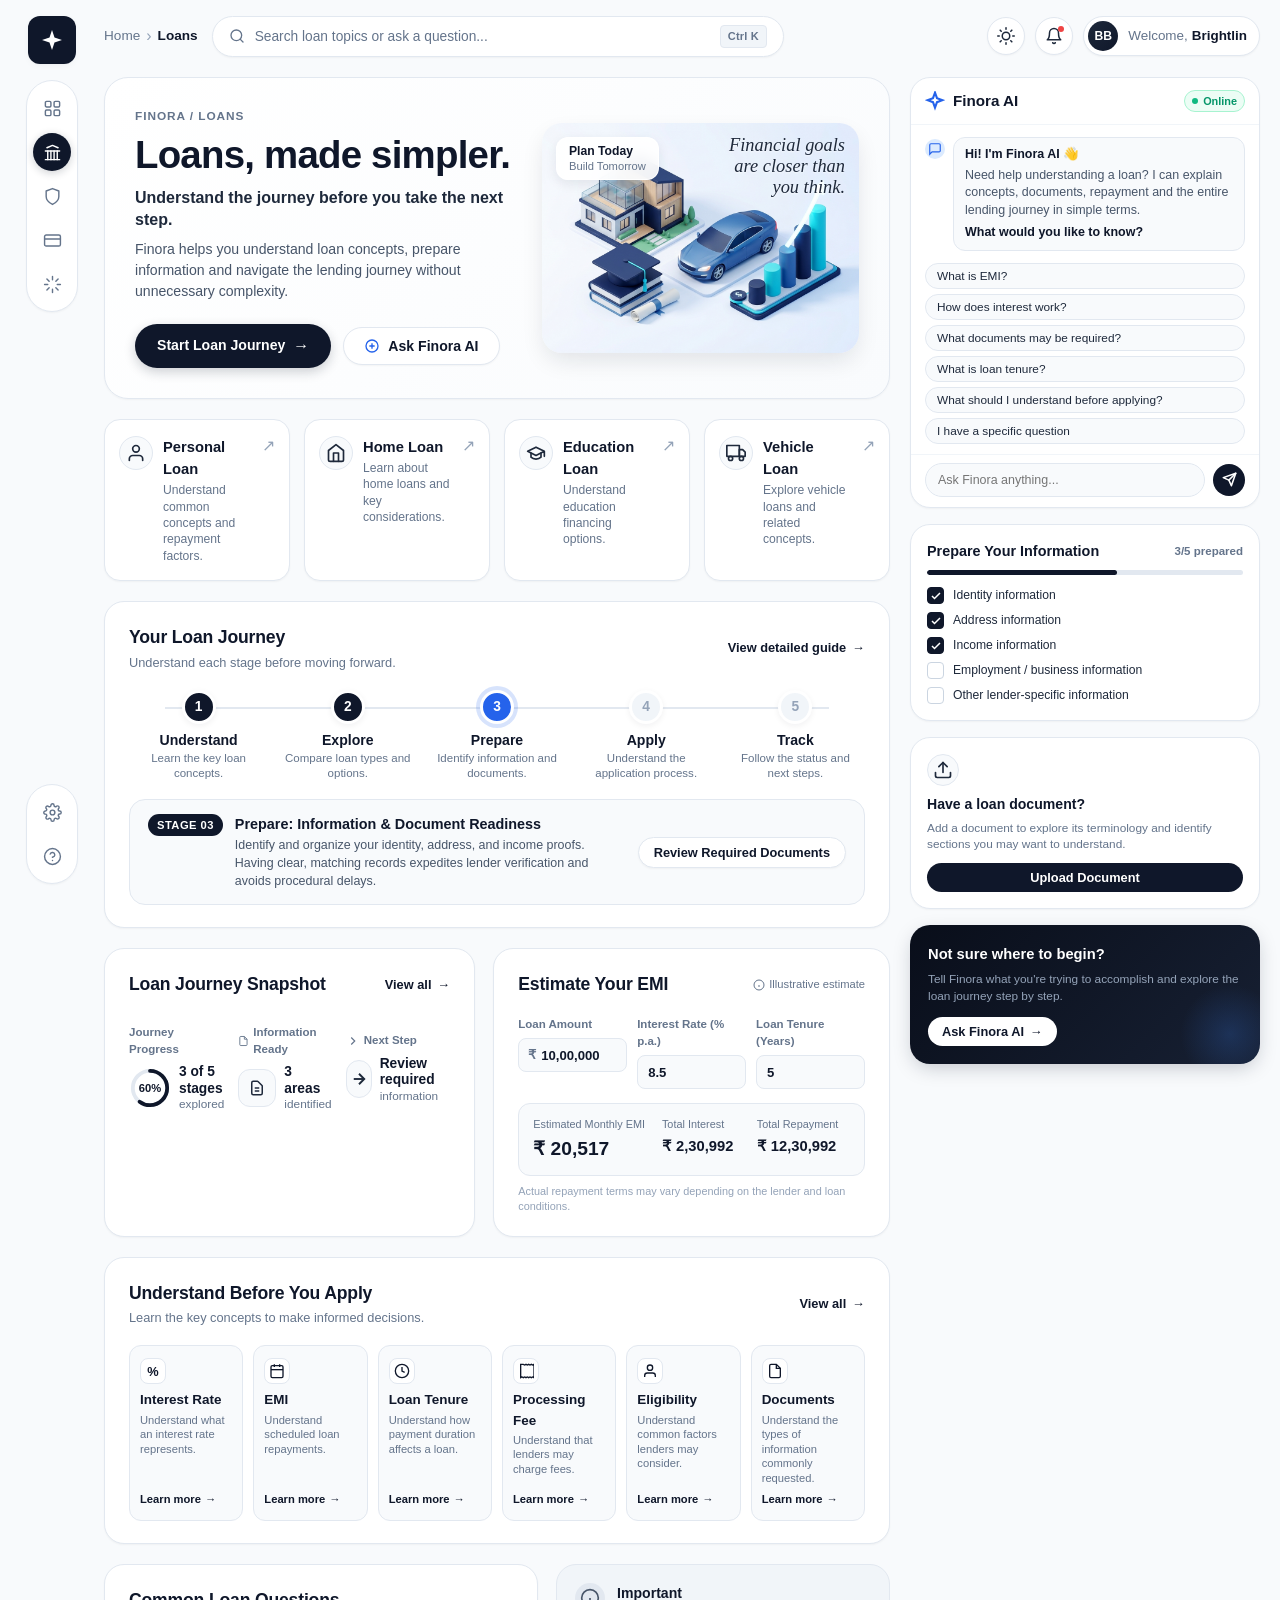
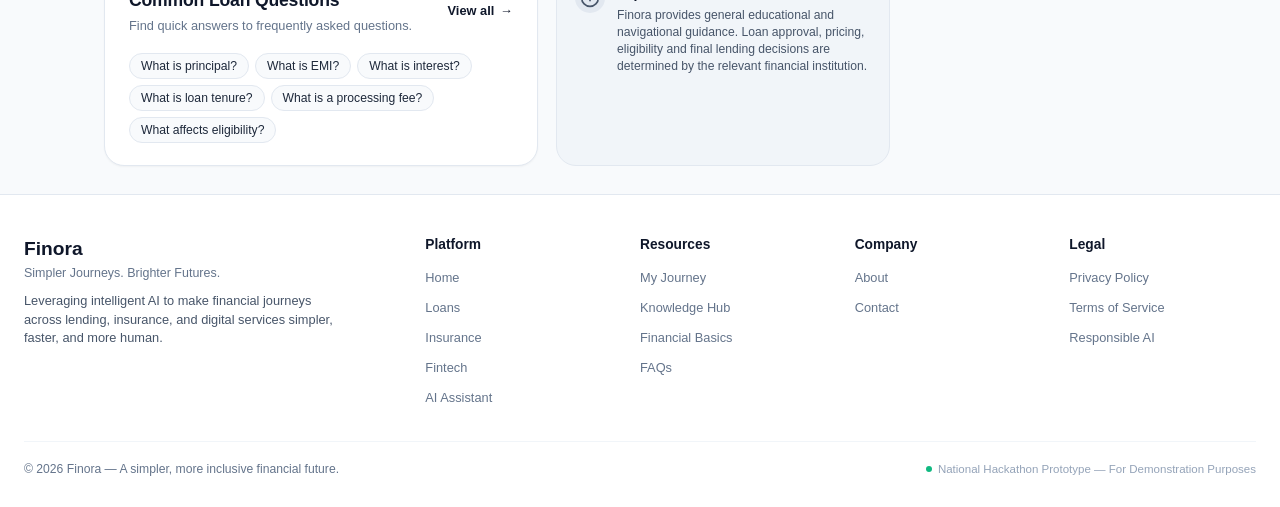
<file: loans.html>
<!DOCTYPE html>
<html lang="en">
<head>
  <meta charset="UTF-8">
  <meta name="viewport" content="width=device-width, initial-scale=1.0">
  <meta name="description" content="Finora Loans — AI-Powered Loan Journeys. Understand, prepare, and navigate personal, home, education, and vehicle loans with transparent AI guidance.">
  <meta name="theme-color" content="#f8fafc">
  <title>Loans Journey — Finora | Simpler Journeys. Brighter Futures.</title>
  
  <!-- Stylesheets -->
  <link rel="stylesheet" href="css/responsive.css">
  <link rel="stylesheet" href="css/loans.css">
</head>
<body class="loans-page-body">

  <div class="app-container">

    <!-- MASTER DASHBOARD VIEWPORT (SIDEBAR DOCK + MAIN FLOW) -->
    <div class="dashboard-viewport">

      <!-- ==================================================================
           LEFT FLOATING SIDEBAR DOCK (Reference Cilo Inspired Pill Dock)
           ================================================================== -->
      <aside class="sidebar-dock" aria-label="Finora Main Navigation">
        
        <!-- Top Logo Pill -->
        <a href="index.html" class="sidebar-logo-pill" aria-label="Finora Home" title="Finora Home">
          <svg class="sidebar-logo-svg" viewBox="0 0 24 24" fill="none" xmlns="http://www.w3.org/2000/svg" aria-hidden="true">
            <path d="M12 2L14.5 9.5L22 12L14.5 14.5L12 22L9.5 14.5L2 12L9.5 9.5L12 2Z" fill="currentColor"/>
          </svg>
        </a>

        <!-- Primary Navigation Capsule Pill -->
        <nav class="sidebar-nav-container" aria-label="Platform Views">
          
          <!-- Home / Dashboard -->
          <a href="index.html" class="sidebar-btn" data-tooltip="Dashboard" aria-label="Dashboard Overview">
            <svg viewBox="0 0 24 24" fill="none" stroke="currentColor" stroke-linecap="round" stroke-linejoin="round" aria-hidden="true">
              <rect x="3" y="3" width="7" height="7" rx="1.5"></rect>
              <rect x="14" y="3" width="7" height="7" rx="1.5"></rect>
              <rect x="14" y="14" width="7" height="7" rx="1.5"></rect>
              <rect x="3" y="14" width="7" height="7" rx="1.5"></rect>
            </svg>
          </a>

          <!-- Loans (Active on this page) -->
          <a href="loans.html" class="sidebar-btn active" data-tooltip="Loans Journey" aria-current="page" aria-label="Loans Journey">
            <svg viewBox="0 0 24 24" fill="none" stroke="currentColor" stroke-linecap="round" stroke-linejoin="round" aria-hidden="true">
              <line x1="3" y1="21" x2="21" y2="21"></line>
              <line x1="3" y1="10" x2="21" y2="10"></line>
              <polyline points="5 6 12 3 19 6"></polyline>
              <line x1="6" y1="10" x2="6" y2="21"></line>
              <line x1="10" y1="10" x2="10" y2="21"></line>
              <line x1="14" y1="10" x2="14" y2="21"></line>
              <line x1="18" y1="10" x2="18" y2="21"></line>
            </svg>
          </a>

          <!-- Insurance -->
          <a href="insurance.html" class="sidebar-btn" data-tooltip="Insurance Journey" aria-label="Insurance Journey">
            <svg viewBox="0 0 24 24" fill="none" stroke="currentColor" stroke-linecap="round" stroke-linejoin="round" aria-hidden="true">
              <path d="M12 22s8-4 8-10V5l-8-3-8 3v7c0 6 8 10 8 10z"></path>
            </svg>
          </a>

          <!-- Fintech -->
          <a href="fintech.html" class="sidebar-btn" data-tooltip="Fintech Services" aria-label="Fintech Services">
            <svg viewBox="0 0 24 24" fill="none" stroke="currentColor" stroke-linecap="round" stroke-linejoin="round" aria-hidden="true">
              <rect x="2" y="5" width="20" height="14" rx="2"></rect>
              <line x1="2" y1="10" x2="22" y2="10"></line>
            </svg>
          </a>

          <!-- AI Assistant -->
          <a href="ai-assistant.html" class="sidebar-btn" data-tooltip="Finora AI" id="sidebarAiTrigger" aria-label="Finora AI Assistant">
            <svg viewBox="0 0 24 24" fill="none" stroke="currentColor" stroke-linecap="round" stroke-linejoin="round" aria-hidden="true">
              <path d="M12 2v4M12 18v4M4.93 4.93l2.83 2.83M16.24 16.24l2.83 2.83M2 12h4M18 12h4M4.93 19.07l2.83-2.83M16.24 7.76l2.83-2.83"></path>
            </svg>
          </a>

        </nav>

        <!-- Sidebar Footer Capsule Pill -->
        <div class="sidebar-footer-nav" aria-label="Utility Controls">
          
          <!-- Settings -->
          <button type="button" class="sidebar-btn" data-tooltip="Settings" aria-label="Settings" id="sidebarSettingsBtn">
            <svg viewBox="0 0 24 24" fill="none" stroke="currentColor" stroke-linecap="round" stroke-linejoin="round" aria-hidden="true">
              <circle cx="12" cy="12" r="3"></circle>
              <path d="M19.4 15a1.65 1.65 0 0 0 .33 1.82l.06.06a2 2 0 0 1 0 2.83 2 2 0 0 1-2.83 0l-.06-.06a1.65 1.65 0 0 0-1.82-.33 1.65 1.65 0 0 0-1 1.51V21a2 2 0 0 1-2 2 2 2 0 0 1-2-2v-.09A1.65 1.65 0 0 0 9 19.4a1.65 1.65 0 0 0-1.82.33l-.06.06a2 2 0 0 1-2.83 0 2 2 0 0 1 0-2.83l.06-.06a1.65 1.65 0 0 0 .33-1.82 1.65 1.65 0 0 0-1.51-1H3a2 2 0 0 1-2-2 2 2 0 0 1 2-2h.09A1.65 1.65 0 0 0 4.6 9a1.65 1.65 0 0 0-.33-1.82l-.06-.06a2 2 0 0 1 0-2.83 2 2 0 0 1 2.83 0l.06.06a1.65 1.65 0 0 0 1.82.33H9a1.65 1.65 0 0 0 1-1.51V3a2 2 0 0 1 2-2 2 2 0 0 1 2 2v.09a1.65 1.65 0 0 0 1 1.51 1.65 1.65 0 0 0 1.82-.33l.06-.06a2 2 0 0 1 2.83 0 2 2 0 0 1 0 2.83l-.06.06a1.65 1.65 0 0 0-.33 1.82V9a1.65 1.65 0 0 0 1.51 1H21a2 2 0 0 1 2 2 2 2 0 0 1-2 2h-.09a1.65 1.65 0 0 0-1.51 1z"></path>
            </svg>
          </button>

          <!-- Help -->
          <button type="button" class="sidebar-btn" data-tooltip="Help & Guide" aria-label="Help & Documentation" id="sidebarHelpBtn">
            <svg viewBox="0 0 24 24" fill="none" stroke="currentColor" stroke-linecap="round" stroke-linejoin="round" aria-hidden="true">
              <circle cx="12" cy="12" r="10"></circle>
              <path d="M9.09 9a3 3 0 0 1 5.83 1c0 2-3 3-3 3"></path>
              <line x1="12" y1="17" x2="12.01" y2="17"></line>
            </svg>
          </button>

        </div>

      </aside>

      <!-- ==================================================================
           MAIN FLOW VIEWPORT (HEADER + CENTER + RIGHT PANEL)
           ================================================================== -->
      <div class="dashboard-main-flow">

        <!-- TOP PILL HEADER -->
        <header class="top-pill-header" role="banner">
          
          <!-- Search Pill & Breadcrumb -->
          <div class="header-left-search">
            
            <nav class="header-breadcrumb-tag" aria-label="Breadcrumb">
              <span class="bc-parent">Home</span>
              <span class="bc-sep">&rsaquo;</span>
              <span class="bc-current">Loans</span>
            </nav>

            <div class="search-pill-container">
              <svg class="search-pill-icon" viewBox="0 0 24 24" width="16" height="16" fill="none" stroke="currentColor" stroke-width="2" stroke-linecap="round" stroke-linejoin="round" aria-hidden="true">
                <circle cx="11" cy="11" r="8"></circle>
                <line x1="21" y1="21" x2="16.65" y2="16.65"></line>
              </svg>
              <input type="search" id="globalSearchInput" class="search-pill-input" placeholder="Search loan topics or ask a question..." aria-label="Search loan topics or ask a question">
              <span class="search-shortcut-badge">Ctrl K</span>
            </div>

          </div>

          <!-- Header Right Actions -->
          <div class="header-right-actions">
            
            <!-- Theme Toggle Button -->
            <button class="header-icon-btn" id="themeToggleBtn" aria-label="Toggle Light/Dark Theme" title="Toggle Theme">
              <svg class="sun-icon" viewBox="0 0 24 24" width="18" height="18" fill="none" stroke="currentColor" stroke-width="2" stroke-linecap="round" stroke-linejoin="round" aria-hidden="true">
                <circle cx="12" cy="12" r="5"></circle>
                <line x1="12" y1="1" x2="12" y2="3"></line>
                <line x1="12" y1="21" x2="12" y2="23"></line>
                <line x1="4.22" y1="4.22" x2="5.64" y2="5.64"></line>
                <line x1="18.36" y1="18.36" x2="19.78" y2="19.78"></line>
                <line x1="1" y1="12" x2="3" y2="12"></line>
                <line x1="21" y1="12" x2="23" y2="12"></line>
                <line x1="4.22" y1="19.78" x2="5.64" y2="18.36"></line>
                <line x1="18.36" y1="5.64" x2="19.78" y2="4.22"></line>
              </svg>
            </button>

            <!-- Notifications Bell -->
            <button class="header-icon-btn" id="notificationBtn" aria-label="Notifications (1 unread)" title="Notifications">
              <svg viewBox="0 0 24 24" width="18" height="18" fill="none" stroke="currentColor" stroke-width="2" stroke-linecap="round" stroke-linejoin="round" aria-hidden="true">
                <path d="M18 8A6 6 0 0 0 6 8c0 7-3 9-3 9h18s-3-2-3-9"></path>
                <path d="M13.73 21a2 2 0 0 1-3.46 0"></path>
              </svg>
              <span class="notification-badge-dot" aria-hidden="true"></span>
            </button>

            <!-- User Profile Pill -->
            <div class="user-profile-pill" id="userProfileBadge" role="button" tabindex="0" aria-label="User Profile Brightlin">
              <div class="user-avatar-circle" aria-hidden="true">BB</div>
              <div class="user-name-group">
                <span class="user-welcome-label">Welcome,</span>
                <span class="user-display-name">Brightlin</span>
              </div>
            </div>

          </div>

        </header>

        <!-- ================================================================
             2-COLUMN MAIN CONTENT GRID (LEFT PRIMARY + RIGHT STICKY)
             ================================================================ -->
        <div class="loans-content-grid">

          <!-- ==============================================================
               LEFT PRIMARY COLUMN
               ============================================================== -->
          <div class="loans-primary-flow">

            <!-- 1. HERO BANNER -->
            <section class="loans-hero-banner" aria-labelledby="loansHeroHeading">
              <div class="loans-hero-banner-inner">
                
                <!-- Left Text Content -->
                <div class="loans-hero-text-wrap">
                  <span class="loans-hero-eyebrow-tag">FINORA / LOANS</span>
                  <h1 id="loansHeroHeading" class="loans-hero-main-title">
                    Loans, made simpler.
                  </h1>
                  <h2 class="loans-hero-subtitle">
                    Understand the journey before you take the next step.
                  </h2>
                  <p class="loans-hero-description">
                    Finora helps you understand loan concepts, prepare information and navigate the lending journey without unnecessary complexity.
                  </p>
                  <div class="loans-hero-cta-row">
                    <a href="#journeyStepperSection" class="btn-hero-primary" id="heroStartJourneyBtn">
                      <span>Start Loan Journey</span>
                      <span class="btn-arrow-icon" aria-hidden="true">&rarr;</span>
                    </a>
                    <button type="button" class="btn-hero-secondary" id="heroAskAiBtn">
                      <svg class="btn-sparkle-icon" viewBox="0 0 24 24" width="16" height="16" fill="none" stroke="currentColor" stroke-width="2" aria-hidden="true">
                        <circle cx="12" cy="12" r="9"></circle>
                        <path d="M12 8v8M8 12h8"></path>
                      </svg>
                      <span>Ask Finora AI</span>
                    </button>
                  </div>
                </div>

                <!-- Right Hero Visual with Floating Glass Badges -->
                <div class="loans-hero-image-wrap">
                  <div class="loans-hero-image-container">
                    <img src="assets/images/loans-hero-visual.jpg" alt="Modern architectural residence representing financial milestone and home ownership" class="loans-hero-cover-img">
                    
                    <!-- Floating Frosted Glass Badge -->
                    <div class="hero-float-glass-card" aria-hidden="true">
                      <span class="glass-card-title">Plan Today</span>
                      <span class="glass-card-subtitle">Build Tomorrow</span>
                    </div>

                    <!-- Script Floating Tagline -->
                    <div class="hero-float-script-note" aria-hidden="true">
                      Financial goals are closer than you think.
                    </div>
                  </div>
                </div>

              </div>
            </section>

            <!-- 2. 4 CATEGORY CARDS GRID -->
            <section class="loans-categories-section" aria-label="Loan Categories">
              <div class="loans-categories-grid">
                
                <!-- Personal Loan -->
                <article class="loan-cat-card" data-loan-type="personal" tabindex="0" role="button" aria-label="Learn about Personal Loan">
                  <div class="loan-cat-top-row">
                    <div class="loan-cat-icon-circle">
                      <svg viewBox="0 0 24 24" width="20" height="20" fill="none" stroke="currentColor" stroke-width="2" stroke-linecap="round" stroke-linejoin="round" aria-hidden="true">
                        <path d="M20 21v-2a4 4 0 0 0-4-4H8a4 4 0 0 0-4 4v2"></path>
                        <circle cx="12" cy="7" r="4"></circle>
                      </svg>
                    </div>
                    <div class="loan-cat-heading-group">
                      <h3 class="loan-cat-title">Personal Loan</h3>
                      <p class="loan-cat-desc">Understand common concepts and repayment factors.</p>
                    </div>
                    <span class="loan-cat-arrow-link" aria-hidden="true">&nearr;</span>
                  </div>
                </article>

                <!-- Home Loan -->
                <article class="loan-cat-card" data-loan-type="home" tabindex="0" role="button" aria-label="Learn about Home Loan">
                  <div class="loan-cat-top-row">
                    <div class="loan-cat-icon-circle">
                      <svg viewBox="0 0 24 24" width="20" height="20" fill="none" stroke="currentColor" stroke-width="2" stroke-linecap="round" stroke-linejoin="round" aria-hidden="true">
                        <path d="M3 9l9-7 9 7v11a2 2 0 0 1-2 2H5a2 2 0 0 1-2-2z"></path>
                        <polyline points="9 22 9 12 15 12 15 22"></polyline>
                      </svg>
                    </div>
                    <div class="loan-cat-heading-group">
                      <h3 class="loan-cat-title">Home Loan</h3>
                      <p class="loan-cat-desc">Learn about home loans and key considerations.</p>
                    </div>
                    <span class="loan-cat-arrow-link" aria-hidden="true">&nearr;</span>
                  </div>
                </article>

                <!-- Education Loan -->
                <article class="loan-cat-card" data-loan-type="education" tabindex="0" role="button" aria-label="Learn about Education Loan">
                  <div class="loan-cat-top-row">
                    <div class="loan-cat-icon-circle">
                      <svg viewBox="0 0 24 24" width="20" height="20" fill="none" stroke="currentColor" stroke-width="2" stroke-linecap="round" stroke-linejoin="round" aria-hidden="true">
                        <path d="M22 10v6M2 10l10-5 10 5-10 5z"></path>
                        <path d="M6 12v5c3 3 9 3 12 0v-5"></path>
                      </svg>
                    </div>
                    <div class="loan-cat-heading-group">
                      <h3 class="loan-cat-title">Education Loan</h3>
                      <p class="loan-cat-desc">Understand education financing options.</p>
                    </div>
                    <span class="loan-cat-arrow-link" aria-hidden="true">&nearr;</span>
                  </div>
                </article>

                <!-- Vehicle Loan -->
                <article class="loan-cat-card" data-loan-type="car" tabindex="0" role="button" aria-label="Learn about Vehicle Loan">
                  <div class="loan-cat-top-row">
                    <div class="loan-cat-icon-circle">
                      <svg viewBox="0 0 24 24" width="20" height="20" fill="none" stroke="currentColor" stroke-width="2" stroke-linecap="round" stroke-linejoin="round" aria-hidden="true">
                        <rect x="1" y="3" width="15" height="13"></rect>
                        <polygon points="16 8 20 8 23 11 23 16 16 16 16 8"></polygon>
                        <circle cx="5.5" cy="18.5" r="2.5"></circle>
                        <circle cx="18.5" cy="18.5" r="2.5"></circle>
                      </svg>
                    </div>
                    <div class="loan-cat-heading-group">
                      <h3 class="loan-cat-title">Vehicle Loan</h3>
                      <p class="loan-cat-desc">Explore vehicle loans and related concepts.</p>
                    </div>
                    <span class="loan-cat-arrow-link" aria-hidden="true">&nearr;</span>
                  </div>
                </article>

              </div>
            </section>

            <!-- 3. YOUR LOAN JOURNEY STEPPER ROADMAP -->
            <section class="loans-section-card" id="journeyStepperSection" aria-labelledby="journeyStepperHeading">
              <div class="section-card-header">
                <div>
                  <h2 id="journeyStepperHeading" class="section-card-title">Your Loan Journey</h2>
                  <p class="section-card-subtitle">Understand each stage before moving forward.</p>
                </div>
                <a href="#modalDocChecklist" class="section-action-link" id="viewDetailedGuideLink">
                  <span>View detailed guide</span>
                  <span aria-hidden="true">&rarr;</span>
                </a>
              </div>

              <!-- 5 Connected Stepper Nodes -->
              <div class="journey-stepper-track" role="tablist" aria-label="Loan Journey Stages">
                <div class="journey-stepper-line" aria-hidden="true"></div>

                <!-- Step 1 -->
                <button type="button" class="journey-node-item active-node completed-node" data-step-idx="0" role="tab" aria-selected="true" aria-label="Stage 1: Understand">
                  <div class="journey-node-bullet">1</div>
                  <span class="journey-node-title">Understand</span>
                  <span class="journey-node-caption">Learn the key loan concepts.</span>
                </button>

                <!-- Step 2 -->
                <button type="button" class="journey-node-item active-node completed-node" data-step-idx="1" role="tab" aria-selected="false" aria-label="Stage 2: Explore">
                  <div class="journey-node-bullet">2</div>
                  <span class="journey-node-title">Explore</span>
                  <span class="journey-node-caption">Compare loan types and options.</span>
                </button>

                <!-- Step 3 (Current Active Stage) -->
                <button type="button" class="journey-node-item active-node current-highlight" data-step-idx="2" role="tab" aria-selected="false" aria-label="Stage 3: Prepare">
                  <div class="journey-node-bullet">3</div>
                  <span class="journey-node-title">Prepare</span>
                  <span class="journey-node-caption">Identify information and documents.</span>
                </button>

                <!-- Step 4 -->
                <button type="button" class="journey-node-item upcoming-node" data-step-idx="3" role="tab" aria-selected="false" aria-label="Stage 4: Apply">
                  <div class="journey-node-bullet">4</div>
                  <span class="journey-node-title">Apply</span>
                  <span class="journey-node-caption">Understand the application process.</span>
                </button>

                <!-- Step 5 -->
                <button type="button" class="journey-node-item upcoming-node" data-step-idx="4" role="tab" aria-selected="false" aria-label="Stage 5: Track">
                  <div class="journey-node-bullet">5</div>
                  <span class="journey-node-title">Track</span>
                  <span class="journey-node-caption">Follow the status and next steps.</span>
                </button>
              </div>

              <!-- Collapsible / Dynamic Step Guidance Box -->
              <div class="journey-step-live-panel" id="journeyStepLivePanel">
                <div class="journey-step-live-left">
                  <span class="journey-step-badge" id="journeyLiveBadge">Stage 03</span>
                  <div class="journey-step-text-content">
                    <h4 class="journey-step-live-title" id="journeyLiveTitle">Prepare: Information & Document Readiness</h4>
                    <p class="journey-step-live-desc" id="journeyLiveDesc">
                      Identify and organize your identity, address, and income proofs. Having clear, matching records expedites lender verification and avoids procedural delays.
                    </p>
                  </div>
                </div>
                <button type="button" class="btn-step-action" id="journeyLiveActionBtn">Review Required Documents</button>
              </div>

            </section>

            <!-- 4. MIDDLE ROW 1: SNAPSHOT + IN-CARD ESTIMATE YOUR EMI -->
            <div class="loans-dual-row-grid">
              
              <!-- Left Card: Loan Journey Snapshot -->
              <section class="loans-section-card snapshot-card" aria-labelledby="snapshotHeading">
                <div class="section-card-header">
                  <h3 id="snapshotHeading" class="section-card-title">Loan Journey Snapshot</h3>
                  <a href="#journeyStepperSection" class="section-action-link">
                    <span>View all</span>
                    <span aria-hidden="true">&rarr;</span>
                  </a>
                </div>

                <div class="snapshot-metrics-grid">
                  
                  <!-- Metric 1: Circular Progress -->
                  <div class="snapshot-metric-box">
                    <span class="snapshot-metric-label">Journey Progress</span>
                    <div class="snapshot-progress-row">
                      <div class="snapshot-circle-progress-wrap" aria-hidden="true">
                        <svg class="snapshot-svg-ring" viewBox="0 0 44 44" width="44" height="44">
                          <circle class="ring-bg" cx="22" cy="22" r="18" stroke-width="4" fill="none"></circle>
                          <circle class="ring-fill" cx="22" cy="22" r="18" stroke-width="4" fill="none" stroke-dasharray="113.1" stroke-dashoffset="45.24"></circle>
                        </svg>
                        <span class="snapshot-ring-percent">60%</span>
                      </div>
                      <div class="snapshot-metric-text">
                        <span class="metric-strong-text" id="snapshotStagesText">3 of 5 stages</span>
                        <span class="metric-muted-text">explored</span>
                      </div>
                    </div>
                  </div>

                  <!-- Metric 2: Information Ready -->
                  <div class="snapshot-metric-box">
                    <span class="snapshot-metric-label">
                      <svg viewBox="0 0 24 24" width="14" height="14" fill="none" stroke="currentColor" stroke-width="2" aria-hidden="true">
                        <path d="M14 2H6a2 2 0 0 0-2 2v16a2 2 0 0 0 2 2h12a2 2 0 0 0 2-2V8z"></path>
                        <polyline points="14 2 14 8 20 8"></polyline>
                      </svg>
                      <span>Information Ready</span>
                    </span>
                    <div class="snapshot-icon-data-row">
                      <div class="snapshot-data-icon-pill">
                        <svg viewBox="0 0 24 24" width="18" height="18" fill="none" stroke="currentColor" stroke-width="2" aria-hidden="true">
                          <path d="M9 12h6m-6 4h6m2 5H7a2 2 0 01-2-2V5a2 2 0 012-2h5.586a1 1 0 01.707.293l5.414 5.414a1 1 0 01.293.707V19a2 2 0 01-2 2z"></path>
                        </svg>
                      </div>
                      <div class="snapshot-metric-text">
                        <span class="metric-strong-text" id="snapshotAreasText">4 areas</span>
                        <span class="metric-muted-text">identified</span>
                      </div>
                    </div>
                  </div>

                  <!-- Metric 3: Next Step -->
                  <div class="snapshot-metric-box">
                    <span class="snapshot-metric-label">
                      <svg viewBox="0 0 24 24" width="14" height="14" fill="none" stroke="currentColor" stroke-width="2" aria-hidden="true">
                        <polyline points="9 18 15 12 9 6"></polyline>
                      </svg>
                      <span>Next Step</span>
                    </span>
                    <div class="snapshot-icon-data-row">
                      <div class="snapshot-data-icon-pill next-step-pill">
                        <svg viewBox="0 0 24 24" width="18" height="18" fill="none" stroke="currentColor" stroke-width="2.5" aria-hidden="true">
                          <line x1="5" y1="12" x2="19" y2="12"></line>
                          <polyline points="12 5 19 12 12 19"></polyline>
                        </svg>
                      </div>
                      <div class="snapshot-metric-text">
                        <span class="metric-strong-text">Review required</span>
                        <span class="metric-muted-text">information</span>
                      </div>
                    </div>
                  </div>

                </div>
              </section>

              <!-- Right Card: Estimate Your EMI (In-Card Interactive Calculator) -->
              <section class="loans-section-card emi-calc-card" aria-labelledby="calcHeading">
                <div class="section-card-header">
                  <h3 id="calcHeading" class="section-card-title">Estimate Your EMI</h3>
                  <span class="illustrative-tag">
                    <svg viewBox="0 0 24 24" width="12" height="12" fill="none" stroke="currentColor" stroke-width="2" aria-hidden="true">
                      <circle cx="12" cy="12" r="10"></circle>
                      <line x1="12" y1="16" x2="12" y2="12"></line>
                      <line x1="12" y1="8" x2="12.01" y2="8"></line>
                    </svg>
                    <span>Illustrative estimate</span>
                  </span>
                </div>

                <!-- 3 Inputs in Row -->
                <div class="emi-inputs-row">
                  
                  <!-- Input 1: Loan Amount -->
                  <div class="emi-field-group">
                    <label for="inCardLoanAmount" class="emi-field-label">Loan Amount</label>
                    <div class="emi-input-currency-wrapper">
                      <span class="currency-prefix">₹</span>
                      <input type="text" id="inCardLoanAmount" class="emi-text-input" value="10,00,000" aria-label="Loan Amount in Rupees">
                    </div>
                  </div>

                  <!-- Input 2: Interest Rate -->
                  <div class="emi-field-group">
                    <label for="inCardInterestRate" class="emi-field-label">Interest Rate (% p.a.)</label>
                    <input type="number" id="inCardInterestRate" class="emi-text-input" value="8.5" step="0.1" min="1" max="30" aria-label="Interest Rate per annum">
                  </div>

                  <!-- Input 3: Tenure -->
                  <div class="emi-field-group">
                    <label for="inCardTenureYears" class="emi-field-label">Loan Tenure (Years)</label>
                    <div class="emi-stepper-input-wrapper">
                      <input type="number" id="inCardTenureYears" class="emi-text-input" value="5" min="1" max="30" step="1" aria-label="Loan Tenure in Years">
                    </div>
                  </div>

                </div>

                <!-- Results Output Display -->
                <div class="emi-results-row">
                  
                  <!-- Primary Monthly EMI -->
                  <div class="emi-result-stat primary-emi-stat">
                    <span class="emi-stat-label">Estimated Monthly EMI</span>
                    <span class="emi-stat-value main-bold-val" id="inCardResultEmi">₹ 20,554</span>
                  </div>

                  <!-- Total Interest -->
                  <div class="emi-result-stat">
                    <span class="emi-stat-label">Total Interest</span>
                    <span class="emi-stat-value" id="inCardResultInterest">₹ 2,33,240</span>
                  </div>

                  <!-- Total Repayment -->
                  <div class="emi-result-stat">
                    <span class="emi-stat-label">Total Repayment</span>
                    <span class="emi-stat-value" id="inCardResultTotal">₹ 12,33,240</span>
                  </div>

                </div>

                <!-- Footnote Disclaimer -->
                <p class="emi-card-disclaimer">
                  Actual repayment terms may vary depending on the lender and loan conditions.
                </p>

              </section>

            </div>

            <!-- 5. MIDDLE ROW 2: UNDERSTAND BEFORE YOU APPLY (6 CONCEPT CARDS) -->
            <section class="loans-section-card" aria-labelledby="understandConceptsHeading">
              <div class="section-card-header">
                <div>
                  <h2 id="understandConceptsHeading" class="section-card-title">Understand Before You Apply</h2>
                  <p class="section-card-subtitle">Learn the key concepts to make informed decisions.</p>
                </div>
                <a href="#modalEduGeneral" class="section-action-link" id="viewAllConceptsLink">
                  <span>View all</span>
                  <span aria-hidden="true">&rarr;</span>
                </a>
              </div>

              <div class="concepts-six-grid">
                
                <!-- Concept 1: Interest Rate -->
                <article class="concept-compact-card" data-topic="interest" tabindex="0" role="button" aria-label="Learn more about Interest Rate">
                  <div class="concept-icon-pill icon-rate-pill">%</div>
                  <div class="concept-card-content">
                    <h3 class="concept-title">Interest Rate</h3>
                    <p class="concept-desc">Understand what an interest rate represents.</p>
                  </div>
                  <span class="concept-learn-more">
                    <span>Learn more</span>
                    <span aria-hidden="true">&rarr;</span>
                  </span>
                </article>

                <!-- Concept 2: EMI -->
                <article class="concept-compact-card" data-topic="emi" tabindex="0" role="button" aria-label="Learn more about EMI">
                  <div class="concept-icon-pill icon-cal-pill">
                    <svg viewBox="0 0 24 24" width="16" height="16" fill="none" stroke="currentColor" stroke-width="2" aria-hidden="true">
                      <rect x="3" y="4" width="18" height="18" rx="2" ry="2"></rect>
                      <line x1="16" y1="2" x2="16" y2="6"></line>
                      <line x1="8" y1="2" x2="8" y2="6"></line>
                      <line x1="3" y1="10" x2="21" y2="10"></line>
                    </svg>
                  </div>
                  <div class="concept-card-content">
                    <h3 class="concept-title">EMI</h3>
                    <p class="concept-desc">Understand scheduled loan repayments.</p>
                  </div>
                  <span class="concept-learn-more">
                    <span>Learn more</span>
                    <span aria-hidden="true">&rarr;</span>
                  </span>
                </article>

                <!-- Concept 3: Loan Tenure -->
                <article class="concept-compact-card" data-topic="tenure" tabindex="0" role="button" aria-label="Learn more about Loan Tenure">
                  <div class="concept-icon-pill icon-clock-pill">
                    <svg viewBox="0 0 24 24" width="16" height="16" fill="none" stroke="currentColor" stroke-width="2" aria-hidden="true">
                      <circle cx="12" cy="12" r="10"></circle>
                      <polyline points="12 6 12 12 16 14"></polyline>
                    </svg>
                  </div>
                  <div class="concept-card-content">
                    <h3 class="concept-title">Loan Tenure</h3>
                    <p class="concept-desc">Understand how payment duration affects a loan.</p>
                  </div>
                  <span class="concept-learn-more">
                    <span>Learn more</span>
                    <span aria-hidden="true">&rarr;</span>
                  </span>
                </article>

                <!-- Concept 4: Processing Fee -->
                <article class="concept-compact-card" data-topic="fees" tabindex="0" role="button" aria-label="Learn more about Processing Fee">
                  <div class="concept-icon-pill icon-receipt-pill">
                    <svg viewBox="0 0 24 24" width="16" height="16" fill="none" stroke="currentColor" stroke-width="2" aria-hidden="true">
                      <path d="M4 2v20l2-1 2 1 2-1 2 1 2-1 2 1 2-1 2 1 2-1 2 1V2l-2 1-2-1-2 1-2-1-2 1-2-1-2 1-2-1z"></path>
                    </svg>
                  </div>
                  <div class="concept-card-content">
                    <h3 class="concept-title">Processing Fee</h3>
                    <p class="concept-desc">Understand that lenders may charge fees.</p>
                  </div>
                  <span class="concept-learn-more">
                    <span>Learn more</span>
                    <span aria-hidden="true">&rarr;</span>
                  </span>
                </article>

                <!-- Concept 5: Eligibility -->
                <article class="concept-compact-card" data-topic="eligibility" tabindex="0" role="button" aria-label="Learn more about Eligibility">
                  <div class="concept-icon-pill icon-user-pill">
                    <svg viewBox="0 0 24 24" width="16" height="16" fill="none" stroke="currentColor" stroke-width="2" aria-hidden="true">
                      <path d="M20 21v-2a4 4 0 0 0-4-4H8a4 4 0 0 0-4 4v2"></path>
                      <circle cx="12" cy="7" r="4"></circle>
                    </svg>
                  </div>
                  <div class="concept-card-content">
                    <h3 class="concept-title">Eligibility</h3>
                    <p class="concept-desc">Understand common factors lenders may consider.</p>
                  </div>
                  <span class="concept-learn-more">
                    <span>Learn more</span>
                    <span aria-hidden="true">&rarr;</span>
                  </span>
                </article>

                <!-- Concept 6: Documents -->
                <article class="concept-compact-card" data-topic="documents" tabindex="0" role="button" aria-label="Learn more about Documents">
                  <div class="concept-icon-pill icon-doc-pill">
                    <svg viewBox="0 0 24 24" width="16" height="16" fill="none" stroke="currentColor" stroke-width="2" aria-hidden="true">
                      <path d="M14 2H6a2 2 0 0 0-2 2v16a2 2 0 0 0 2 2h12a2 2 0 0 0 2-2V8z"></path>
                      <polyline points="14 2 14 8 20 8"></polyline>
                    </svg>
                  </div>
                  <div class="concept-card-content">
                    <h3 class="concept-title">Documents</h3>
                    <p class="concept-desc">Understand the types of information commonly requested.</p>
                  </div>
                  <span class="concept-learn-more">
                    <span>Learn more</span>
                    <span aria-hidden="true">&rarr;</span>
                  </span>
                </article>

              </div>
            </section>

            <!-- 6. MIDDLE ROW 3: COMMON LOAN QUESTIONS + IMPORTANT NOTICE -->
            <div class="loans-dual-row-bottom-grid">
              
              <!-- Left: Common Loan Questions -->
              <section class="loans-section-card faq-compact-card" aria-labelledby="faqHeading">
                <div class="section-card-header">
                  <div>
                    <h3 id="faqHeading" class="section-card-title">Common Loan Questions</h3>
                    <p class="section-card-subtitle">Find quick answers to frequently asked questions.</p>
                  </div>
                  <a href="#modalEduGeneral" class="section-action-link" id="viewAllFaqsLink">
                    <span>View all</span>
                    <span aria-hidden="true">&rarr;</span>
                  </a>
                </div>

                <!-- Questions Pill Chips -->
                <div class="faq-chips-row">
                  <button type="button" class="faq-pill-btn" data-question="What is principal?">What is principal?</button>
                  <button type="button" class="faq-pill-btn" data-question="What is EMI?">What is EMI?</button>
                  <button type="button" class="faq-pill-btn" data-question="What is interest?">What is interest?</button>
                  <button type="button" class="faq-pill-btn" data-question="What is loan tenure?">What is loan tenure?</button>
                  <button type="button" class="faq-pill-btn" data-question="What is a processing fee?">What is a processing fee?</button>
                  <button type="button" class="faq-pill-btn" data-question="What affects eligibility?">What affects eligibility?</button>
                </div>
              </section>

              <!-- Right: Important Notice Box -->
              <div class="loans-important-notice-box" role="note">
                <div class="notice-icon-circle" aria-hidden="true">
                  <svg viewBox="0 0 24 24" width="20" height="20" fill="none" stroke="currentColor" stroke-width="2">
                    <circle cx="12" cy="12" r="10"></circle>
                    <line x1="12" y1="16" x2="12" y2="12"></line>
                    <line x1="12" y1="8" x2="12.01" y2="8"></line>
                  </svg>
                </div>
                <div class="notice-content">
                  <h4 class="notice-title">Important</h4>
                  <p class="notice-body">
                    Finora provides general educational and navigational guidance. Loan approval, pricing, eligibility and final lending decisions are determined by the relevant financial institution.
                  </p>
                </div>
              </div>

            </div>

          </div>

          <!-- ==============================================================
               RIGHT STICKY SIDEBAR (AI CHAT + CHECKLIST + UPLOAD + CTA)
               ============================================================== -->
          <aside class="loans-right-sidebar-panel" aria-label="Finora Loan Companion and Tools">
            
            <!-- WIDGET 1: FINORA AI CHAT -->
            <div class="sidebar-ai-chat-card" role="region" aria-label="Finora AI Loan Assistant">
              
              <!-- Card Header -->
              <div class="ai-chat-header">
                <div class="ai-header-left">
                  <svg class="ai-sparkle-symbol" viewBox="0 0 24 24" width="20" height="20" fill="none" stroke="currentColor" stroke-width="2.5" aria-hidden="true">
                    <path d="M12 2l2.4 6.6L21 11l-6.6 2.4L12 20l-2.4-6.6L3 11l6.6-2.4L12 2z"></path>
                  </svg>
                  <span class="ai-header-title">Finora AI</span>
                </div>
                <div class="ai-online-status-badge">
                  <span class="online-indicator-dot" aria-hidden="true"></span>
                  <span>Online</span>
                </div>
              </div>

              <!-- Message Conversation Body -->
              <div class="ai-chat-messages-container" id="loansAiChatBody">
                <div class="ai-chat-msg-row ai-incoming-msg">
                  <div class="ai-msg-avatar-icon" aria-hidden="true">
                    <svg viewBox="0 0 24 24" width="14" height="14" fill="none" stroke="currentColor" stroke-width="2">
                      <path d="M21 15a2 2 0 0 1-2 2H7l-4 4V5a2 2 0 0 1 2-2h14a2 2 0 0 1 2 2z"></path>
                    </svg>
                  </div>
                  <div class="ai-msg-bubble">
                    <p class="ai-msg-greeting">Hi! I'm Finora AI 👋</p>
                    <p class="ai-msg-text">
                      Need help understanding a loan? I can explain concepts, documents, repayment and the entire lending journey in simple terms.
                    </p>
                    <p class="ai-msg-subprompt">What would you like to know?</p>
                  </div>
                </div>
              </div>

              <!-- Quick Prompt Chips -->
              <div class="ai-quick-prompts-group">
                <button type="button" class="ai-prompt-chip-btn" data-query="What is EMI?">What is EMI?</button>
                <button type="button" class="ai-prompt-chip-btn" data-query="How does interest work?">How does interest work?</button>
                <button type="button" class="ai-prompt-chip-btn" data-query="What documents may be required?">What documents may be required?</button>
                <button type="button" class="ai-prompt-chip-btn" data-query="What is loan tenure?">What is loan tenure?</button>
                <button type="button" class="ai-prompt-chip-btn" data-query="What should I understand before applying?">What should I understand before applying?</button>
                <button type="button" class="ai-prompt-chip-btn" data-query="I have a specific question">I have a specific question</button>
              </div>

              <!-- Chat Input Form -->
              <form class="ai-chat-input-bar" id="loansAiForm">
                <input type="text" id="loansAiInput" class="ai-chat-input-field" placeholder="Ask Finora anything..." aria-label="Ask Finora AI anything about loans">
                <button type="submit" class="ai-send-btn" aria-label="Send message to Finora AI">
                  <svg viewBox="0 0 24 24" width="15" height="15" fill="none" stroke="currentColor" stroke-width="2.5" stroke-linecap="round" stroke-linejoin="round" aria-hidden="true">
                    <line x1="22" y1="2" x2="11" y2="13"></line>
                    <polygon points="22 2 15 22 11 13 2 9 22 2"></polygon>
                  </svg>
                </button>
              </form>

            </div>

            <!-- WIDGET 2: PREPARE YOUR INFORMATION (CHECKLIST) -->
            <div class="sidebar-checklist-card" role="region" aria-labelledby="prepHeading">
              <div class="checklist-header-row">
                <h3 id="prepHeading" class="checklist-title">Prepare Your Information</h3>
                <span class="checklist-count-badge" id="checklistCountBadge">3/5 prepared</span>
              </div>

              <!-- Linear Progress Bar -->
              <div class="checklist-progress-track" aria-hidden="true">
                <div class="checklist-progress-bar-fill" id="checklistProgressBar"></div>
              </div>

              <!-- Interactive Checkboxes List -->
              <div class="checklist-items-list" id="checklistItemsList">
                
                <label class="custom-check-item">
                  <input type="checkbox" class="checklist-checkbox" checked data-item-id="identity">
                  <span class="custom-check-box" aria-hidden="true">
                    <svg viewBox="0 0 24 24" width="12" height="12" fill="none" stroke="currentColor" stroke-width="3">
                      <polyline points="20 6 9 17 4 12"></polyline>
                    </svg>
                  </span>
                  <span class="check-label-text">Identity information</span>
                </label>

                <label class="custom-check-item">
                  <input type="checkbox" class="checklist-checkbox" checked data-item-id="address">
                  <span class="custom-check-box" aria-hidden="true">
                    <svg viewBox="0 0 24 24" width="12" height="12" fill="none" stroke="currentColor" stroke-width="3">
                      <polyline points="20 6 9 17 4 12"></polyline>
                    </svg>
                  </span>
                  <span class="check-label-text">Address information</span>
                </label>

                <label class="custom-check-item">
                  <input type="checkbox" class="checklist-checkbox" checked data-item-id="income">
                  <span class="custom-check-box" aria-hidden="true">
                    <svg viewBox="0 0 24 24" width="12" height="12" fill="none" stroke="currentColor" stroke-width="3">
                      <polyline points="20 6 9 17 4 12"></polyline>
                    </svg>
                  </span>
                  <span class="check-label-text">Income information</span>
                </label>

                <label class="custom-check-item">
                  <input type="checkbox" class="checklist-checkbox" data-item-id="employment">
                  <span class="custom-check-box" aria-hidden="true">
                    <svg viewBox="0 0 24 24" width="12" height="12" fill="none" stroke="currentColor" stroke-width="3">
                      <polyline points="20 6 9 17 4 12"></polyline>
                    </svg>
                  </span>
                  <span class="check-label-text">Employment / business information</span>
                </label>

                <label class="custom-check-item">
                  <input type="checkbox" class="checklist-checkbox" data-item-id="other">
                  <span class="custom-check-box" aria-hidden="true">
                    <svg viewBox="0 0 24 24" width="12" height="12" fill="none" stroke="currentColor" stroke-width="3">
                      <polyline points="20 6 9 17 4 12"></polyline>
                    </svg>
                  </span>
                  <span class="check-label-text">Other lender-specific information</span>
                </label>

              </div>
            </div>

            <!-- WIDGET 3: HAVE A LOAN DOCUMENT? -->
            <div class="sidebar-upload-card" role="region" aria-labelledby="uploadHeading">
              <div class="upload-icon-circle" aria-hidden="true">
                <svg viewBox="0 0 24 24" width="20" height="20" fill="none" stroke="currentColor" stroke-width="2" stroke-linecap="round" stroke-linejoin="round">
                  <path d="M21 15v4a2 2 0 0 1-2 2H5a2 2 0 0 1-2-2v-4"></path>
                  <polyline points="17 8 12 3 7 8"></polyline>
                  <line x1="12" y1="3" x2="12" y2="15"></line>
                </svg>
              </div>
              <h3 id="uploadHeading" class="upload-card-title">Have a loan document?</h3>
              <p class="upload-card-desc">
                Add a document to explore its terminology and identify sections you may want to understand.
              </p>
              <button type="button" class="btn-upload-action" id="sidebarUploadDocBtn">
                Upload Document
              </button>
            </div>

            <!-- WIDGET 4: NOT SURE WHERE TO BEGIN? (DARK GRADIENT CARD) -->
            <div class="sidebar-dark-cta-card" role="region" aria-labelledby="ctaHeading">
              <div class="dark-cta-bg-shapes" aria-hidden="true"></div>
              <div class="dark-cta-content">
                <h3 id="ctaHeading" class="dark-cta-title">Not sure where to begin?</h3>
                <p class="dark-cta-desc">
                  Tell Finora what you're trying to accomplish and explore the loan journey step by step.
                </p>
                <button type="button" class="btn-dark-cta-action" id="sidebarDarkCtaBtn">
                  <span>Ask Finora AI</span>
                  <span aria-hidden="true">&rarr;</span>
                </button>
              </div>
            </div>

          </aside>

        </div>

      </div>

    </div>

    <!-- ====================================================================
         GLOBAL FOOTER (MATCHING FINORA PLATFORM)
         ==================================================================== -->
    <footer class="site-footer" id="about" role="contentinfo">
      <div class="footer-inner">
        <div class="footer-top-grid">
          
          <!-- Column 1: Brand -->
          <div class="footer-brand-column">
            <span class="footer-brand-title">Finora</span>
            <span class="footer-brand-tagline">Simpler Journeys. Brighter Futures.</span>
            <p class="footer-brand-mission">
              Leveraging intelligent AI to make financial journeys across lending, insurance, and digital services simpler, faster, and more human.
            </p>
          </div>

          <!-- Column 2: Platform -->
          <div>
            <h3 class="footer-column-title">Platform</h3>
            <ul class="footer-links-list">
              <li><a href="index.html" class="footer-link">Home</a></li>
              <li><a href="loans.html" class="footer-link">Loans</a></li>
              <li><a href="insurance.html" class="footer-link">Insurance</a></li>
              <li><a href="fintech.html" class="footer-link">Fintech</a></li>
              <li><a href="ai-assistant.html" class="footer-link">AI Assistant</a></li>
            </ul>
          </div>

          <!-- Column 3: Resources -->
          <div>
            <h3 class="footer-column-title">Resources</h3>
            <ul class="footer-links-list">
              <li><a href="my-journey.html" class="footer-link">My Journey</a></li>
              <li><a href="knowledge-hub.html" class="footer-link">Knowledge Hub</a></li>
              <li><a href="knowledge-hub.html#basics" class="footer-link">Financial Basics</a></li>
              <li><a href="knowledge-hub.html#faqs" class="footer-link">FAQs</a></li>
            </ul>
          </div>

          <!-- Column 4: Company -->
          <div>
            <h3 class="footer-column-title">Company</h3>
            <ul class="footer-links-list">
              <li><a href="#about" class="footer-link">About</a></li>
              <li><a href="#contact" class="footer-link">Contact</a></li>
            </ul>
          </div>

          <!-- Column 5: Legal -->
          <div>
            <h3 class="footer-column-title">Legal</h3>
            <ul class="footer-links-list">
              <li><a href="#privacy" class="footer-link">Privacy Policy</a></li>
              <li><a href="#terms" class="footer-link">Terms of Service</a></li>
              <li><a href="#trust" class="footer-link">Responsible AI</a></li>
            </ul>
          </div>

        </div>

        <div class="footer-bottom">
          <p class="footer-copyright">
            &copy; 2026 Finora &mdash; A simpler, more inclusive financial future.
          </p>
          <div class="footer-prototype-tag">
            <span class="prototype-pulse-dot" aria-hidden="true"></span>
            <span>National Hackathon Prototype &mdash; For Demonstration Purposes</span>
          </div>
        </div>
      </div>
    </footer>

  </div>

  <!-- ====================================================================
       INTERACTIVE MODALS
       ==================================================================== -->

  <!-- MODAL 1: LOAN DETAIL DEEP-DIVE -->
  <div class="loans-modal-overlay" id="modalLoanDetail" role="dialog" aria-modal="true" aria-labelledby="loanDetailModalTitle">
    <div class="loans-modal-card">
      <div class="loans-modal-header">
        <div class="loans-modal-title-group">
          <div class="loans-modal-icon-pill" aria-hidden="true">
            <svg viewBox="0 0 24 24" width="20" height="20" fill="none" stroke="currentColor" stroke-width="2">
              <rect x="2" y="7" width="20" height="14" rx="2" ry="2"></rect>
              <path d="M16 21V5a2 2 0 0 0-2-2h-4a2 2 0 0 0-2 2v16"></path>
            </svg>
          </div>
          <div>
            <h3 class="loans-modal-title" id="loanDetailModalTitle">Loan Details</h3>
            <p class="loans-modal-subhead" id="loanDetailModalSubtitle">Understand key concepts and typical requirements</p>
          </div>
        </div>
        <button type="button" class="loans-modal-close-btn" aria-label="Close modal">&times;</button>
      </div>

      <div class="loans-modal-body">
        <div class="modal-info-block">
          <h4 class="modal-block-heading">Key Journey Concepts</h4>
          <ul class="modal-feature-list" id="loanDetailFeaturesList"></ul>
        </div>

        <div class="modal-info-block">
          <h4 class="modal-block-heading">Common Documents Requested</h4>
          <ul class="modal-feature-list" id="loanDetailDocsList"></ul>
        </div>

        <div class="modal-info-block">
          <h4 class="modal-block-heading">Key Assessment Factors</h4>
          <ul class="modal-feature-list" id="loanDetailFactorsList"></ul>
        </div>

        <button type="button" class="btn-modal-action-full" id="loanDetailAskAiBtn">
          <span>Ask Finora AI about this loan</span>
          <span aria-hidden="true">&rarr;</span>
        </button>
      </div>
    </div>
  </div>

  <!-- MODAL 2: DOCUMENT CHECKLIST -->
  <div class="loans-modal-overlay" id="modalDocChecklist" role="dialog" aria-modal="true" aria-labelledby="docChecklistModalTitle">
    <div class="loans-modal-card">
      <div class="loans-modal-header">
        <div class="loans-modal-title-group">
          <div class="loans-modal-icon-pill" aria-hidden="true">📋</div>
          <div>
            <h3 class="loans-modal-title" id="docChecklistModalTitle">Comprehensive Document Checklist</h3>
            <p class="loans-modal-subhead">Standard Indian lending paperwork guidelines</p>
          </div>
        </div>
        <button type="button" class="loans-modal-close-btn" aria-label="Close modal">&times;</button>
      </div>

      <div class="loans-modal-body">
        <div class="modal-info-block">
          <h4 class="modal-block-heading">1. Identity & KYC Proof</h4>
          <p class="modal-block-text">&#10003; PAN Card (Mandatory) / Aadhaar Card / Passport / Voter ID</p>
        </div>

        <div class="modal-info-block">
          <h4 class="modal-block-heading">2. Address & Residence Proof</h4>
          <p class="modal-block-text">&#10003; Aadhaar Card / Electricity Bill (within 3 months) / Registered Rent Agreement</p>
        </div>

        <div class="modal-info-block">
          <h4 class="modal-block-heading">3. Income & Financial Records</h4>
          <p class="modal-block-text">&#10003; Latest 3&ndash;6 months salary slips / Last 6 months bank account statements / Form 16 or 2&ndash;3 years ITR</p>
        </div>

        <div class="modal-info-block">
          <h4 class="modal-block-heading">4. Asset / Collateral Specifics</h4>
          <p class="modal-block-text">
            &#10003; Home Loan: Sale deed, approved building plan, NOC, Encumbrance Certificate (EC)<br>
            &#10003; Vehicle Loan: Proforma dealer quotation / invoice<br>
            &#10003; Education Loan: College admission letter and detailed fee schedule
          </p>
        </div>
      </div>
    </div>
  </div>

  <!-- MODAL 3: EDUCATIONAL CONCEPT GENERAL -->
  <div class="loans-modal-overlay" id="modalEduGeneral" role="dialog" aria-modal="true" aria-labelledby="eduGeneralTitle">
    <div class="loans-modal-card">
      <div class="loans-modal-header">
        <div class="loans-modal-title-group">
          <div class="loans-modal-icon-pill" aria-hidden="true">💡</div>
          <div>
            <h3 class="loans-modal-title" id="eduGeneralTitle">Financial Concept Explained</h3>
            <p class="loans-modal-subhead">Key principles demystified by Finora</p>
          </div>
        </div>
        <button type="button" class="loans-modal-close-btn" aria-label="Close modal">&times;</button>
      </div>

      <div class="loans-modal-body">
        <div class="modal-info-block">
          <p class="modal-block-text" id="eduGeneralDesc">Explore financial principles with clarity.</p>
        </div>
      </div>
    </div>
  </div>

  <!-- MODAL 4: DOCUMENT UPLOAD & SCANNER -->
  <div class="loans-modal-overlay" id="modalDocUpload" role="dialog" aria-modal="true" aria-labelledby="docUploadModalTitle">
    <div class="loans-modal-card">
      <div class="loans-modal-header">
        <div class="loans-modal-title-group">
          <div class="loans-modal-icon-pill" aria-hidden="true">📤</div>
          <div>
            <h3 class="loans-modal-title" id="docUploadModalTitle">AI Document Analyzer</h3>
            <p class="loans-modal-subhead">Demystify terms, interest clauses, and repayment clauses</p>
          </div>
        </div>
        <button type="button" class="loans-modal-close-btn" aria-label="Close modal">&times;</button>
      </div>

      <div class="loans-modal-body">
        <div class="doc-dropzone-box" id="docDropzoneBox">
          <input type="file" id="docFileInput" class="doc-file-input" accept=".pdf,.doc,.docx,.png,.jpg,.jpeg" aria-label="Select financial document to analyze">
          <div class="doc-dropzone-icon" aria-hidden="true">
            <svg viewBox="0 0 24 24" width="24" height="24" fill="none" stroke="currentColor" stroke-width="2">
              <path d="M21 15v4a2 2 0 0 1-2 2H5a2 2 0 0 1-2-2v-4"></path>
              <polyline points="17 8 12 3 7 8"></polyline>
              <line x1="12" y1="3" x2="12" y2="15"></line>
            </svg>
          </div>
          <h4 class="doc-dropzone-title">Upload document or drop file here</h4>
          <p class="doc-dropzone-subtitle">Supported formats: PDF, DOCX, PNG (Max 15MB)</p>
          <div class="doc-sample-pills">
            <span class="doc-sample-label">Try sample:</span>
            <button type="button" class="doc-sample-btn" data-doc-name="Sample_Sanction_Letter.pdf">📄 Sanction Letter</button>
            <button type="button" class="doc-sample-btn" data-doc-name="Sample_Salary_Slip.pdf">📊 Salary Slip</button>
            <button type="button" class="doc-sample-btn" data-doc-name="Loan_Agreement_Terms.pdf">📝 Loan Agreement</button>
          </div>
        </div>

        <!-- Document Scan Results Container -->
        <div class="doc-scan-results-box" id="docScanResultsBox" aria-live="polite">
          <div class="doc-scan-header">
            <span class="doc-scan-title" id="scanDocName">Document_Analysis</span>
            <span class="doc-scan-badge">AI Analyzed</span>
          </div>
          <p class="doc-scan-item" id="scanSummary">Summary will appear here...</p>
          <div id="scanClauses"></div>
          <div id="scanTerms"></div>
        </div>
      </div>
    </div>
  </div>

  <!-- Scripts -->
  <script src="js/loans.js"></script>
</body>
</html>
</file>
<file: css/home.css>
/* ==========================================================================
   FINORA DESIGN SYSTEM & CORE STYLES — PREMIUM MINIMALIST SAAS EDITION
   Inspired by Reference High-End Dashboard Philosophy (Cilo Design)
   Predominantly White/Off-White Surfaces, Black Primary Controls,
   Crisp Typography, Generous White Space, Subtle Finora Accents.
   ========================================================================== */

@import url('https://fonts.googleapis.com/css2?family=Inter:wght@300;400;500;600;700;800&family=Plus+Jakarta+Sans:wght@400;500;600;700;800&display=swap');

/* --------------------------------------------------------------------------
   1. CSS VARIABLES & DESIGN TOKENS
   -------------------------------------------------------------------------- */
:root {
  /* Surface & Background Colors */
  --bg-app: #F7F7F5;
  --bg-surface: #FFFFFF;
  --bg-surface-subtle: #F3F3F0;
  --bg-surface-hover: #ECECE8;
  --bg-pill: #FFFFFF;
  --bg-pill-active: #111111;

  /* Text & Typography Colors */
  --text-primary: #111111;
  --text-secondary: #666666;
  --text-muted: #8E8E8E;
  --text-light: #B5B5B5;
  --text-inverse: #FFFFFF;
  --text-inverse-muted: #A3A3A3;

  /* Primary Button & Control Colors */
  --btn-primary-bg: #111111;
  --btn-primary-text: #FFFFFF;
  --btn-primary-hover: #262626;
  --btn-primary-active: #000000;

  --btn-secondary-bg: #FFFFFF;
  --btn-secondary-border: #E2E2DC;
  --btn-secondary-text: #111111;
  --btn-secondary-hover: #F7F7F5;

  /* Subtle Finora Accents (Strictly Guidance & Indicators) */
  --accent-blue: #0066FF;
  --accent-blue-subtle: rgba(0, 102, 255, 0.08);
  --accent-cyan: #06B6D4;
  --accent-emerald: #10B981;
  --accent-emerald-subtle: rgba(16, 185, 129, 0.1);
  --accent-amber: #F59E0B;
  --accent-amber-subtle: rgba(245, 158, 11, 0.1);
  --accent-rose: #EF4444;
  --accent-rose-subtle: rgba(239, 68, 68, 0.1);

  /* Borders & Dividers */
  --border-subtle: #EAEAE6;
  --border-default: #E2E2DC;
  --border-strong: #D1D1C7;
  --border-focus: #111111;

  /* Shadows (Ultra-Soft & Elevated) */
  --shadow-xs: 0 1px 2px rgba(0, 0, 0, 0.03);
  --shadow-sm: 0 1px 3px rgba(0, 0, 0, 0.04), 0 1px 2px rgba(0, 0, 0, 0.02);
  --shadow-md: 0 4px 14px rgba(0, 0, 0, 0.04), 0 1px 3px rgba(0, 0, 0, 0.02);
  --shadow-lg: 0 10px 28px rgba(0, 0, 0, 0.06), 0 2px 6px rgba(0, 0, 0, 0.03);
  --shadow-float: 0 12px 36px rgba(0, 0, 0, 0.08);

  /* Radii */
  --radius-xs: 6px;
  --radius-sm: 8px;
  --radius-md: 12px;
  --radius-lg: 16px;
  --radius-xl: 20px;
  --radius-2xl: 28px;
  --radius-full: 9999px;

  /* Fonts */
  --font-base: 'Inter', -apple-system, BlinkMacSystemFont, 'Segoe UI', Roboto, sans-serif;
  --font-display: 'Plus Jakarta Sans', 'Inter', sans-serif;

  /* Layout Measurements */
  --header-height: 68px;
  --sidebar-width: 68px;
  --ai-panel-width: 340px;
  --container-max: 1540px;

  /* Transitions */
  --trans-fast: 0.14s ease;
  --trans-smooth: 0.24s cubic-bezier(0.16, 1, 0.3, 1);
}

/* Dark Theme Overrides */
[data-theme="dark"] {
  --bg-app: #0C0D11;
  --bg-surface: #14161E;
  --bg-surface-subtle: #1C1E29;
  --bg-surface-hover: #242735;
  --bg-pill: #1A1D27;
  --bg-pill-active: #FFFFFF;

  --text-primary: #F3F4F6;
  --text-secondary: #9CA3AF;
  --text-muted: #6B7280;
  --text-light: #4B5563;
  --text-inverse: #0C0D11;
  --text-inverse-muted: #4B5563;

  --btn-primary-bg: #F3F4F6;
  --btn-primary-text: #0C0D11;
  --btn-primary-hover: #E5E7EB;
  --btn-primary-active: #FFFFFF;

  --btn-secondary-bg: #14161E;
  --btn-secondary-border: #2B2F40;
  --btn-secondary-text: #F3F4F6;
  --btn-secondary-hover: #1C1E29;

  --border-subtle: #232736;
  --border-default: #2B2F40;
  --border-strong: #383D52;
  --border-focus: #F3F4F6;

  --shadow-xs: 0 1px 2px rgba(0, 0, 0, 0.4);
  --shadow-sm: 0 2px 6px rgba(0, 0, 0, 0.3);
  --shadow-md: 0 6px 18px rgba(0, 0, 0, 0.4);
  --shadow-lg: 0 12px 32px rgba(0, 0, 0, 0.5);
  --shadow-float: 0 16px 40px rgba(0, 0, 0, 0.6);
}

/* --------------------------------------------------------------------------
   2. GLOBAL RESET & BASE STYLES
   -------------------------------------------------------------------------- */
*, *::before, *::after {
  box-sizing: border-box;
  margin: 0;
  padding: 0;
}

html {
  scroll-behavior: smooth;
  font-size: 15px;
  -webkit-text-size-adjust: 100%;
}

body {
  font-family: var(--font-base);
  background-color: var(--bg-app);
  color: var(--text-primary);
  line-height: 1.5;
  -webkit-font-smoothing: antialiased;
  -moz-osx-font-smoothing: grayscale;
  min-height: 100vh;
  overflow-x: hidden;
  transition: background-color var(--trans-smooth), color var(--trans-smooth);
}

a {
  color: inherit;
  text-decoration: none;
}

button, input, select, textarea {
  font-family: inherit;
  font-size: inherit;
  color: inherit;
}

button {
  cursor: pointer;
  border: none;
  background: none;
  outline: none;
}

img, svg {
  display: block;
  flex-shrink: 0;
}

/* --------------------------------------------------------------------------
   3. APP CONTAINER & MASTER DASHBOARD LAYOUT
   -------------------------------------------------------------------------- */
.app-container {
  min-height: 100vh;
  display: flex;
  flex-direction: column;
  background-color: var(--bg-app);
}

.dashboard-viewport {
  display: flex;
  width: 100%;
  max-width: var(--container-max);
  margin: 0 auto;
  padding: 16px 20px 24px;
  gap: 20px;
  flex: 1;
}

/* --------------------------------------------------------------------------
   4. SLEEK FLOATING SIDEBAR (Reference Cilo Inspired)
   -------------------------------------------------------------------------- */
.sidebar-dock {
  width: 64px;
  display: flex;
  flex-direction: column;
  align-items: center;
  gap: 16px;
  flex-shrink: 0;
  position: sticky;
  top: 16px;
  height: calc(100vh - 32px);
  z-index: 50;
}

.sidebar-logo-pill {
  width: 48px;
  height: 48px;
  border-radius: var(--radius-md);
  background: var(--btn-primary-bg);
  color: var(--btn-primary-text);
  display: flex;
  align-items: center;
  justify-content: center;
  transition: transform var(--trans-smooth), box-shadow var(--trans-smooth);
  box-shadow: var(--shadow-sm);
  text-decoration: none;
}

.sidebar-logo-pill:hover {
  transform: scale(1.04);
}

.sidebar-logo-svg {
  width: 24px;
  height: 24px;
}

.sidebar-nav-container {
  width: 52px;
  background: var(--bg-surface);
  border: 1px solid var(--border-subtle);
  border-radius: var(--radius-full);
  padding: 8px 0;
  display: flex;
  flex-direction: column;
  align-items: center;
  gap: 6px;
  box-shadow: var(--shadow-xs);
  transition: background-color var(--trans-smooth), border-color var(--trans-smooth);
}

.sidebar-btn {
  width: 38px;
  height: 38px;
  border-radius: var(--radius-full);
  display: flex;
  align-items: center;
  justify-content: center;
  color: var(--text-secondary);
  transition: all var(--trans-fast);
  position: relative;
  text-decoration: none;
}

.sidebar-btn svg {
  width: 19px;
  height: 19px;
  stroke-width: 1.8;
}

.sidebar-btn:hover {
  color: var(--text-primary);
  background: var(--bg-surface-subtle);
  transform: translateY(-1px);
}

.sidebar-btn.active {
  background: var(--text-primary);
  color: var(--bg-surface);
  box-shadow: var(--shadow-xs);
}

[data-theme="dark"] .sidebar-btn.active {
  background: #FFFFFF;
  color: #111111;
}

/* Tooltip on Sidebar Buttons */
.sidebar-btn[data-tooltip]::after {
  content: attr(data-tooltip);
  position: absolute;
  left: calc(100% + 12px);
  top: 50%;
  transform: translateY(-50%) scale(0.95);
  background: var(--btn-primary-bg);
  color: var(--btn-primary-text);
  padding: 5px 10px;
  border-radius: var(--radius-xs);
  font-size: 11px;
  font-weight: 500;
  white-space: nowrap;
  pointer-events: none;
  opacity: 0;
  transition: all var(--trans-fast);
  box-shadow: var(--shadow-md);
  z-index: 100;
}

.sidebar-btn[data-tooltip]:hover::after {
  opacity: 1;
  transform: translateY(-50%) scale(1);
}

.sidebar-footer-nav {
  margin-top: auto;
  width: 52px;
  background: var(--bg-surface);
  border: 1px solid var(--border-subtle);
  border-radius: var(--radius-full);
  padding: 8px 0;
  display: flex;
  flex-direction: column;
  align-items: center;
  gap: 6px;
  box-shadow: var(--shadow-xs);
}

/* --------------------------------------------------------------------------
   5. DASHBOARD MAIN VIEWPORT (HEADER + CENTER CONTENT + AI RIGHT PANEL)
   -------------------------------------------------------------------------- */
.dashboard-main-flow {
  flex: 1;
  display: flex;
  flex-direction: column;
  gap: 20px;
  min-width: 0;
}

/* --------------------------------------------------------------------------
   6. MINIMAL TOP HEADER (Reference Cilo Inspired)
   -------------------------------------------------------------------------- */
.top-pill-header {
  display: flex;
  align-items: center;
  justify-content: space-between;
  gap: 16px;
  width: 100%;
}

.header-left-search {
  display: flex;
  align-items: center;
  gap: 12px;
  flex: 1;
  max-width: 680px;
}

.search-pill-container {
  width: 100%;
  display: flex;
  align-items: center;
  background: var(--bg-surface);
  border: 1px solid var(--border-subtle);
  border-radius: var(--radius-full);
  padding: 8px 16px;
  gap: 10px;
  box-shadow: var(--shadow-xs);
  transition: border-color var(--trans-fast), box-shadow var(--trans-fast);
}

.search-pill-container:focus-within {
  border-color: var(--border-focus);
  box-shadow: 0 0 0 3px rgba(0, 0, 0, 0.05);
}

[data-theme="dark"] .search-pill-container:focus-within {
  box-shadow: 0 0 0 3px rgba(255, 255, 255, 0.1);
}

.search-pill-icon {
  color: var(--text-muted);
  width: 16px;
  height: 16px;
}

.search-pill-input {
  flex: 1;
  border: none;
  background: transparent;
  color: var(--text-primary);
  font-size: 13.5px;
  outline: none;
}

.search-pill-input::placeholder {
  color: var(--text-muted);
  font-size: 13px;
}

.search-shortcut-badge {
  font-size: 11px;
  font-weight: 600;
  color: var(--text-muted);
  background: var(--bg-surface-subtle);
  padding: 3px 6px;
  border-radius: var(--radius-xs);
  border: 1px solid var(--border-subtle);
  letter-spacing: 0.02em;
}

/* Header Right Actions */
.header-right-actions {
  display: flex;
  align-items: center;
  gap: 10px;
}

.team-avatar-pill {
  display: flex;
  align-items: center;
  background: var(--bg-surface);
  border: 1px solid var(--border-subtle);
  border-radius: var(--radius-full);
  padding: 4px 10px 4px 6px;
  gap: 4px;
  box-shadow: var(--shadow-xs);
}

.avatar-stack {
  display: flex;
  align-items: center;
}

.avatar-img-sm {
  width: 26px;
  height: 26px;
  border-radius: var(--radius-full);
  border: 2px solid var(--bg-surface);
  margin-left: -6px;
  object-fit: cover;
  background: var(--bg-surface-hover);
  display: flex;
  align-items: center;
  justify-content: center;
  font-size: 10px;
  font-weight: 700;
  color: var(--text-secondary);
}

.avatar-img-sm:first-child {
  margin-left: 0;
}

.avatar-more-count {
  font-size: 11.5px;
  font-weight: 600;
  color: var(--text-secondary);
  margin-left: 4px;
}

/* Day/Night Theme Pill Toggle */
.theme-pill-toggle {
  display: flex;
  align-items: center;
  background: var(--bg-surface);
  border: 1px solid var(--border-subtle);
  border-radius: var(--radius-full);
  padding: 4px 5px;
  gap: 3px;
  box-shadow: var(--shadow-xs);
}

.theme-mode-btn {
  width: 28px;
  height: 28px;
  border-radius: var(--radius-full);
  display: flex;
  align-items: center;
  justify-content: center;
  color: var(--text-secondary);
  transition: all var(--trans-fast);
}

.theme-mode-btn.active {
  background: var(--btn-primary-bg);
  color: var(--btn-primary-text);
}

.header-icon-pill {
  width: 38px;
  height: 38px;
  border-radius: var(--radius-full);
  background: var(--bg-surface);
  border: 1px solid var(--border-subtle);
  display: flex;
  align-items: center;
  justify-content: center;
  color: var(--text-secondary);
  position: relative;
  box-shadow: var(--shadow-xs);
  transition: all var(--trans-fast);
}

.header-icon-pill:hover {
  color: var(--text-primary);
  background: var(--bg-surface-subtle);
}

.header-icon-pill .unread-indicator {
  position: absolute;
  top: 9px;
  right: 10px;
  width: 6px;
  height: 6px;
  border-radius: var(--radius-full);
  background: var(--accent-rose);
}

.user-profile-pill {
  display: flex;
  align-items: center;
  background: var(--bg-surface);
  border: 1px solid var(--border-subtle);
  border-radius: var(--radius-full);
  padding: 4px 12px 4px 5px;
  gap: 8px;
  box-shadow: var(--shadow-xs);
  cursor: pointer;
  transition: all var(--trans-fast);
}

.user-profile-pill:hover {
  background: var(--bg-surface-subtle);
  border-color: var(--border-default);
}

.user-avatar-circle {
  width: 28px;
  height: 28px;
  border-radius: var(--radius-full);
  background: var(--text-primary);
  color: var(--bg-surface);
  font-size: 11px;
  font-weight: 700;
  display: flex;
  align-items: center;
  justify-content: center;
}

[data-theme="dark"] .user-avatar-circle {
  background: #FFFFFF;
  color: #111111;
}

.user-pill-name {
  font-size: 12.5px;
  font-weight: 600;
  color: var(--text-primary);
}

.header-action-btn-black {
  display: inline-flex;
  align-items: center;
  gap: 7px;
  background: var(--btn-primary-bg);
  color: var(--btn-primary-text);
  padding: 8px 16px;
  border-radius: var(--radius-full);
  font-size: 12.5px;
  font-weight: 600;
  box-shadow: var(--shadow-sm);
  transition: all var(--trans-fast);
}

.header-action-btn-black:hover {
  background: var(--btn-primary-hover);
  transform: translateY(-1px);
}

/* --------------------------------------------------------------------------
   7. DASHBOARD 2-COLUMN MAIN CONTENT (CENTER + RIGHT AI PANEL)
   -------------------------------------------------------------------------- */
.dashboard-grid-container {
  display: grid;
  grid-template-columns: 1fr var(--ai-panel-width);
  gap: 20px;
  align-items: start;
}

.dashboard-center-column {
  display: flex;
  flex-direction: column;
  gap: 20px;
  min-width: 0;
}

.dashboard-right-column {
  display: flex;
  flex-direction: column;
  gap: 20px;
  position: sticky;
  top: 16px;
}

/* --------------------------------------------------------------------------
   8. GREETING & TITLE HEADER ROW
   -------------------------------------------------------------------------- */
.dashboard-heading-row {
  display: flex;
  align-items: flex-end;
  justify-content: space-between;
  gap: 16px;
}

.dashboard-heading-group {
  display: flex;
  flex-direction: column;
  gap: 2px;
}

.dashboard-greeting-eyebrow {
  font-size: 13px;
  font-weight: 500;
  color: var(--text-secondary);
  display: flex;
  align-items: center;
  gap: 6px;
}

.dashboard-page-title {
  font-family: var(--font-display);
  font-size: 24px;
  font-weight: 700;
  color: var(--text-primary);
  letter-spacing: -0.025em;
  line-height: 1.2;
}

.dashboard-heading-controls {
  display: flex;
  align-items: center;
  gap: 8px;
}

.pill-icon-control {
  width: 36px;
  height: 36px;
  border-radius: var(--radius-full);
  background: var(--bg-surface);
  border: 1px solid var(--border-subtle);
  display: flex;
  align-items: center;
  justify-content: center;
  color: var(--text-secondary);
  box-shadow: var(--shadow-xs);
  transition: all var(--trans-fast);
}

.pill-icon-control:hover {
  background: var(--bg-surface-subtle);
  color: var(--text-primary);
}

.btn-black-compact {
  display: inline-flex;
  align-items: center;
  gap: 6px;
  background: var(--btn-primary-bg);
  color: var(--btn-primary-text);
  padding: 8px 14px;
  border-radius: var(--radius-sm);
  font-size: 12.5px;
  font-weight: 600;
  transition: all var(--trans-fast);
  box-shadow: var(--shadow-xs);
}

.btn-black-compact:hover {
  background: var(--btn-primary-hover);
  transform: translateY(-1px);
}

/* --------------------------------------------------------------------------
   9. 4-METRIC OVERVIEW ROW (Reference Cilo Inspired Cards)
   -------------------------------------------------------------------------- */
.metrics-row-grid {
  display: grid;
  grid-template-columns: repeat(4, 1fr);
  gap: 16px;
}

.metric-card {
  background: var(--bg-surface);
  border: 1px solid var(--border-subtle);
  border-radius: var(--radius-lg);
  padding: 18px 20px;
  display: flex;
  flex-direction: column;
  justify-content: space-between;
  min-height: 124px;
  box-shadow: var(--shadow-xs);
  transition: transform var(--trans-smooth), box-shadow var(--trans-smooth), border-color var(--trans-smooth);
  position: relative;
}

.metric-card:hover {
  transform: translateY(-2px);
  box-shadow: var(--shadow-md);
  border-color: var(--border-default);
}

.metric-card-top {
  display: flex;
  align-items: flex-start;
  justify-content: space-between;
  gap: 8px;
}

.metric-label {
  font-size: 12.5px;
  font-weight: 500;
  color: var(--text-secondary);
}

.metric-arrow-badge {
  width: 28px;
  height: 28px;
  border-radius: var(--radius-full);
  background: var(--bg-surface-subtle);
  display: flex;
  align-items: center;
  justify-content: center;
  color: var(--text-secondary);
  font-size: 12px;
  transition: all var(--trans-fast);
}

.metric-card:hover .metric-arrow-badge {
  background: var(--btn-primary-bg);
  color: var(--btn-primary-text);
  transform: rotate(45deg);
}

.metric-value-group {
  margin-top: 8px;
  display: flex;
  flex-direction: column;
  gap: 4px;
}

.metric-main-value {
  font-family: var(--font-display);
  font-size: 22px;
  font-weight: 700;
  color: var(--text-primary);
  letter-spacing: -0.02em;
  line-height: 1.15;
}

.metric-sub-delta {
  display: inline-flex;
  align-items: center;
  gap: 5px;
  font-size: 11.5px;
  font-weight: 500;
  color: var(--text-muted);
}

.metric-delta-tag {
  display: inline-flex;
  align-items: center;
  gap: 3px;
  font-size: 11px;
  font-weight: 600;
  padding: 1px 6px;
  border-radius: var(--radius-xs);
}

.metric-delta-tag.tag-green {
  background: var(--accent-emerald-subtle);
  color: var(--accent-emerald);
}

.metric-delta-tag.tag-blue {
  background: var(--accent-blue-subtle);
  color: var(--accent-blue);
}

.metric-delta-tag.tag-amber {
  background: var(--accent-amber-subtle);
  color: var(--accent-amber);
}

/* --------------------------------------------------------------------------
   10. FINANCIAL JOURNEY VISUAL CENTERPIECE
   -------------------------------------------------------------------------- */
.journey-centerpiece-card {
  background: var(--bg-surface);
  border: 1px solid var(--border-subtle);
  border-radius: var(--radius-lg);
  padding: 24px;
  box-shadow: var(--shadow-xs);
  display: flex;
  flex-direction: column;
  gap: 20px;
  transition: border-color var(--trans-smooth), box-shadow var(--trans-smooth);
}

.journey-card-header {
  display: flex;
  align-items: flex-start;
  justify-content: space-between;
  gap: 16px;
}

.journey-header-title-group {
  display: flex;
  flex-direction: column;
  gap: 3px;
}

.journey-card-title {
  font-family: var(--font-display);
  font-size: 17px;
  font-weight: 700;
  color: var(--text-primary);
  letter-spacing: -0.015em;
}

.journey-card-subtitle {
  font-size: 12.5px;
  color: var(--text-secondary);
}

.journey-progress-pill {
  display: inline-flex;
  align-items: center;
  gap: 6px;
  padding: 4px 10px;
  background: var(--bg-surface-subtle);
  border: 1px solid var(--border-subtle);
  border-radius: var(--radius-full);
  font-size: 11.5px;
  font-weight: 600;
  color: var(--text-secondary);
}

.journey-progress-pill .progress-dot {
  width: 6px;
  height: 6px;
  border-radius: var(--radius-full);
  background: var(--accent-blue);
}

/* 5-Step Horizontal Stepper */
.journey-stepper-track {
  display: grid;
  grid-template-columns: repeat(5, 1fr);
  gap: 10px;
  position: relative;
}

.journey-step-btn {
  background: var(--bg-surface-subtle);
  border: 1px solid var(--border-subtle);
  border-radius: var(--radius-md);
  padding: 14px 12px;
  display: flex;
  flex-direction: column;
  align-items: flex-start;
  gap: 8px;
  text-align: left;
  transition: all var(--trans-smooth);
  position: relative;
  overflow: hidden;
}

.journey-step-btn:hover {
  background: var(--bg-surface-hover);
  border-color: var(--border-default);
  transform: translateY(-1px);
}

.journey-step-btn.active-step {
  background: var(--btn-primary-bg);
  border-color: var(--btn-primary-bg);
  color: var(--btn-primary-text);
  box-shadow: var(--shadow-sm);
}

[data-theme="dark"] .journey-step-btn.active-step {
  background: #FFFFFF;
  border-color: #FFFFFF;
  color: #111111;
}

.step-num-badge {
  font-size: 11px;
  font-weight: 700;
  letter-spacing: 0.05em;
  opacity: 0.6;
}

.step-title-text {
  font-size: 13.5px;
  font-weight: 600;
  line-height: 1.2;
}

.step-status-bar {
  width: 100%;
  height: 3px;
  border-radius: var(--radius-full);
  background: rgba(0, 0, 0, 0.08);
  margin-top: 4px;
  overflow: hidden;
}

.journey-step-btn.active-step .step-status-bar {
  background: rgba(255, 255, 255, 0.25);
}

[data-theme="dark"] .journey-step-btn.active-step .step-status-bar {
  background: rgba(0, 0, 0, 0.2);
}

.step-status-fill {
  height: 100%;
  background: var(--accent-blue);
  border-radius: var(--radius-full);
  transition: width var(--trans-smooth);
}

.journey-step-btn.active-step .step-status-fill {
  background: #FFFFFF;
}

[data-theme="dark"] .journey-step-btn.active-step .step-status-fill {
  background: #111111;
}

/* Active Step Dynamic Detail Box */
.journey-step-detail-box {
  background: var(--bg-surface-subtle);
  border: 1px solid var(--border-subtle);
  border-radius: var(--radius-md);
  padding: 18px 20px;
  display: flex;
  align-items: center;
  justify-content: space-between;
  gap: 20px;
}

.step-detail-text-group {
  display: flex;
  flex-direction: column;
  gap: 6px;
  flex: 1;
}

.step-detail-heading {
  font-size: 14.5px;
  font-weight: 700;
  color: var(--text-primary);
  display: flex;
  align-items: center;
  gap: 8px;
}

.step-detail-paragraph {
  font-size: 13px;
  color: var(--text-secondary);
  line-height: 1.5;
}

.step-detail-ai-tip {
  display: inline-flex;
  align-items: center;
  gap: 6px;
  font-size: 12px;
  font-weight: 500;
  color: var(--text-primary);
  background: var(--bg-surface);
  border: 1px solid var(--border-subtle);
  padding: 4px 10px;
  border-radius: var(--radius-sm);
  width: fit-content;
  margin-top: 4px;
}

.step-detail-ai-tip .tip-sparkle {
  color: var(--accent-blue);
}

.btn-journey-action-black {
  display: inline-flex;
  align-items: center;
  gap: 8px;
  background: var(--btn-primary-bg);
  color: var(--btn-primary-text);
  padding: 10px 18px;
  border-radius: var(--radius-sm);
  font-size: 13px;
  font-weight: 600;
  white-space: nowrap;
  box-shadow: var(--shadow-sm);
  transition: all var(--trans-fast);
}

.btn-journey-action-black:hover {
  background: var(--btn-primary-hover);
  transform: translateY(-1px);
}

/* --------------------------------------------------------------------------
   11. DUAL PERFORMANCE & MILESTONES SECTION (Chart & Cohort Breakdown)
   -------------------------------------------------------------------------- */
.dashboard-performance-grid {
  display: grid;
  grid-template-columns: 1.5fr 1fr;
  gap: 16px;
}

.performance-card {
  background: var(--bg-surface);
  border: 1px solid var(--border-subtle);
  border-radius: var(--radius-lg);
  padding: 20px;
  display: flex;
  flex-direction: column;
  gap: 16px;
  box-shadow: var(--shadow-xs);
}

.performance-card-header {
  display: flex;
  align-items: center;
  justify-content: space-between;
}

.performance-card-title {
  font-size: 14.5px;
  font-weight: 700;
  color: var(--text-primary);
}

.performance-filter-select {
  background: var(--bg-surface-subtle);
  border: 1px solid var(--border-subtle);
  border-radius: var(--radius-sm);
  padding: 4px 8px;
  font-size: 11.5px;
  font-weight: 500;
  color: var(--text-secondary);
  outline: none;
}

/* Minimalist Black & Gray Bar Chart Visualization */
.performance-chart-wrap {
  display: flex;
  flex-direction: column;
  gap: 12px;
  padding: 10px 0;
}

.chart-legend-row {
  display: flex;
  align-items: center;
  gap: 16px;
  font-size: 11.5px;
  color: var(--text-secondary);
}

.legend-item {
  display: inline-flex;
  align-items: center;
  gap: 6px;
}

.legend-box-black {
  width: 10px;
  height: 10px;
  border-radius: 2px;
  background: var(--text-primary);
}

.legend-box-gray {
  width: 10px;
  height: 10px;
  border-radius: 2px;
  background: var(--border-strong);
}

.bar-chart-bars-container {
  display: flex;
  align-items: flex-end;
  justify-content: space-between;
  height: 120px;
  padding-bottom: 6px;
  border-bottom: 1px solid var(--border-subtle);
}

.chart-column-group {
  display: flex;
  flex-direction: column;
  align-items: center;
  gap: 6px;
  flex: 1;
}

.bars-pair {
  display: flex;
  align-items: flex-end;
  gap: 4px;
  height: 100px;
}

.bar-rect-black {
  width: 14px;
  border-radius: 3px 3px 0 0;
  background: var(--text-primary);
  transition: height var(--trans-smooth);
}

.bar-rect-gray {
  width: 14px;
  border-radius: 3px 3px 0 0;
  background: var(--bg-surface-hover);
  border: 1px solid var(--border-subtle);
  transition: height var(--trans-smooth);
}

[data-theme="dark"] .bar-rect-gray {
  background: #282C3D;
}

.column-month-label {
  font-size: 11px;
  color: var(--text-muted);
}

.chart-footer-note {
  font-size: 11.5px;
  color: var(--text-secondary);
  display: flex;
  align-items: center;
  gap: 6px;
}

.chart-footer-note .trend-up {
  font-weight: 600;
  color: var(--accent-emerald);
}

/* Milestone Cohort Table */
.cohort-table-wrap {
  overflow-x: auto;
}

.cohort-table {
  width: 100%;
  border-collapse: collapse;
  font-size: 12px;
  text-align: left;
}

.cohort-table th {
  padding: 6px 8px;
  color: var(--text-muted);
  font-weight: 500;
  border-bottom: 1px solid var(--border-subtle);
}

.cohort-table td {
  padding: 8px 8px;
  color: var(--text-secondary);
  border-bottom: 1px solid var(--border-subtle);
}

.cohort-table tr:last-child td {
  border-bottom: none;
}

.cohort-table td.strong-val {
  font-weight: 600;
  color: var(--text-primary);
}

/* --------------------------------------------------------------------------
   12. PRODUCT AREAS (Loans, Insurance, Fintech — 3 Clean Cards)
   -------------------------------------------------------------------------- */
.product-areas-grid {
  display: grid;
  grid-template-columns: repeat(3, 1fr);
  gap: 16px;
}

.product-saas-card {
  background: var(--bg-surface);
  border: 1px solid var(--border-subtle);
  border-radius: var(--radius-lg);
  padding: 22px 20px;
  display: flex;
  flex-direction: column;
  justify-content: space-between;
  gap: 16px;
  box-shadow: var(--shadow-xs);
  transition: all var(--trans-smooth);
  text-decoration: none;
}

.product-saas-card:hover {
  transform: translateY(-2px);
  box-shadow: var(--shadow-md);
  border-color: var(--border-default);
}

.product-card-top-row {
  display: flex;
  align-items: center;
  justify-content: space-between;
}

.product-icon-wrap {
  width: 38px;
  height: 38px;
  border-radius: var(--radius-md);
  background: var(--bg-surface-subtle);
  border: 1px solid var(--border-subtle);
  display: flex;
  align-items: center;
  justify-content: center;
  color: var(--text-primary);
  transition: all var(--trans-fast);
}

.product-saas-card:hover .product-icon-wrap {
  background: var(--btn-primary-bg);
  color: var(--btn-primary-text);
}

.product-badge-subtle {
  font-size: 11px;
  font-weight: 600;
  color: var(--text-muted);
  background: var(--bg-surface-subtle);
  padding: 2px 8px;
  border-radius: var(--radius-full);
}

.product-card-body {
  display: flex;
  flex-direction: column;
  gap: 6px;
}

.product-card-title {
  font-family: var(--font-display);
  font-size: 16px;
  font-weight: 700;
  color: var(--text-primary);
}

.product-card-desc {
  font-size: 12.5px;
  color: var(--text-secondary);
  line-height: 1.5;
}

.product-card-action-link {
  display: inline-flex;
  align-items: center;
  gap: 6px;
  font-size: 12.5px;
  font-weight: 600;
  color: var(--text-primary);
  transition: gap var(--trans-fast);
}

.product-saas-card:hover .product-card-action-link {
  gap: 9px;
}

/* --------------------------------------------------------------------------
   13. TOOLS TO HELP YOU (4 Clean Tool Cards)
   -------------------------------------------------------------------------- */
.tools-section-wrap {
  display: flex;
  flex-direction: column;
  gap: 12px;
}

.section-title-clean {
  font-family: var(--font-display);
  font-size: 16px;
  font-weight: 700;
  color: var(--text-primary);
  letter-spacing: -0.015em;
}

.tools-grid-clean {
  display: grid;
  grid-template-columns: repeat(4, 1fr);
  gap: 14px;
}

.clean-tool-card {
  background: var(--bg-surface);
  border: 1px solid var(--border-subtle);
  border-radius: var(--radius-md);
  padding: 16px;
  display: flex;
  align-items: center;
  gap: 14px;
  cursor: pointer;
  box-shadow: var(--shadow-xs);
  transition: all var(--trans-fast);
}

.clean-tool-card:hover {
  transform: translateY(-2px);
  border-color: var(--border-default);
  box-shadow: var(--shadow-sm);
}

.tool-icon-circle {
  width: 36px;
  height: 36px;
  border-radius: var(--radius-full);
  background: var(--bg-surface-subtle);
  display: flex;
  align-items: center;
  justify-content: center;
  color: var(--text-primary);
  flex-shrink: 0;
}

.tool-text-group {
  display: flex;
  flex-direction: column;
  gap: 2px;
}

.tool-name {
  font-size: 13px;
  font-weight: 600;
  color: var(--text-primary);
}

.tool-tagline {
  font-size: 11.5px;
  color: var(--text-muted);
}

/* --------------------------------------------------------------------------
   14. RIGHT COLUMN: FINORA AI CONVERSATIONAL PANEL
   -------------------------------------------------------------------------- */
.ai-companion-card {
  background: var(--bg-surface);
  border: 1px solid var(--border-subtle);
  border-radius: var(--radius-lg);
  padding: 20px;
  display: flex;
  flex-direction: column;
  gap: 14px;
  box-shadow: var(--shadow-xs);
}

.ai-card-header {
  display: flex;
  align-items: center;
  justify-content: space-between;
  padding-bottom: 12px;
  border-bottom: 1px solid var(--border-subtle);
}

.ai-header-brand {
  display: flex;
  align-items: center;
  gap: 8px;
}

.ai-sparkle-dot {
  width: 24px;
  height: 24px;
  border-radius: var(--radius-full);
  background: var(--accent-blue-subtle);
  color: var(--accent-blue);
  display: flex;
  align-items: center;
  justify-content: center;
  font-size: 12px;
}

.ai-card-title {
  font-size: 14px;
  font-weight: 700;
  color: var(--text-primary);
}

.ai-status-badge {
  display: inline-flex;
  align-items: center;
  gap: 5px;
  font-size: 11px;
  font-weight: 600;
  color: var(--accent-emerald);
  background: var(--accent-emerald-subtle);
  padding: 2px 8px;
  border-radius: var(--radius-full);
}

.ai-status-pulse {
  width: 6px;
  height: 6px;
  border-radius: var(--radius-full);
  background: var(--accent-emerald);
  animation: pulseDot 2s infinite;
}

@keyframes pulseDot {
  0% { transform: scale(0.95); opacity: 0.8; }
  50% { transform: scale(1.2); opacity: 1; }
  100% { transform: scale(0.95); opacity: 0.8; }
}

/* AI Chat Stream Body */
.ai-dialogue-body {
  display: flex;
  flex-direction: column;
  gap: 10px;
  max-height: 230px;
  overflow-y: auto;
  padding-right: 4px;
}

.ai-msg-bubble {
  background: var(--bg-surface-subtle);
  border: 1px solid var(--border-subtle);
  border-radius: var(--radius-md) var(--radius-md) var(--radius-md) 4px;
  padding: 12px 14px;
  font-size: 12.5px;
  color: var(--text-primary);
  line-height: 1.5;
}

.user-msg-bubble {
  background: var(--btn-primary-bg);
  color: var(--btn-primary-text);
  border-radius: var(--radius-md) var(--radius-md) 4px var(--radius-md);
  padding: 10px 14px;
  font-size: 12.5px;
  align-self: flex-end;
  max-width: 90%;
}

[data-theme="dark"] .user-msg-bubble {
  background: #252A3C;
  color: #FFFFFF;
}

/* Quick Action Chips */
.ai-chips-container {
  display: flex;
  flex-direction: column;
  gap: 6px;
}

.ai-chips-label {
  font-size: 11px;
  font-weight: 600;
  color: var(--text-muted);
  text-transform: uppercase;
  letter-spacing: 0.04em;
}

.ai-chips-list {
  display: flex;
  flex-direction: column;
  gap: 5px;
}

.ai-chip-pill {
  background: var(--bg-surface-subtle);
  border: 1px solid var(--border-subtle);
  border-radius: var(--radius-sm);
  padding: 7px 10px;
  font-size: 12px;
  font-weight: 500;
  color: var(--text-primary);
  display: flex;
  align-items: center;
  justify-content: space-between;
  text-align: left;
  transition: all var(--trans-fast);
}

.ai-chip-pill:hover {
  background: var(--bg-surface-hover);
  border-color: var(--border-default);
  transform: translateX(2px);
}

.ai-chip-pill .chip-arrow {
  color: var(--text-muted);
  font-size: 11px;
}

/* AI Chat Input Form */
.ai-chat-input-form {
  display: flex;
  align-items: center;
  background: var(--bg-surface-subtle);
  border: 1px solid var(--border-subtle);
  border-radius: var(--radius-sm);
  padding: 4px 6px 4px 10px;
  gap: 6px;
  transition: border-color var(--trans-fast);
}

.ai-chat-input-form:focus-within {
  border-color: var(--border-focus);
}

.ai-chat-text-input {
  flex: 1;
  border: none;
  background: transparent;
  font-size: 12.5px;
  color: var(--text-primary);
  outline: none;
}

.ai-chat-text-input::placeholder {
  color: var(--text-muted);
}

.ai-send-btn-black {
  width: 28px;
  height: 28px;
  border-radius: var(--radius-xs);
  background: var(--btn-primary-bg);
  color: var(--btn-primary-text);
  display: flex;
  align-items: center;
  justify-content: center;
  transition: all var(--trans-fast);
}

.ai-send-btn-black:hover {
  background: var(--btn-primary-hover);
}

/* --------------------------------------------------------------------------
   15. RIGHT COLUMN: FINORA INSIGHTS (Reference Cilo Inspired)
   -------------------------------------------------------------------------- */
.insights-feed-card {
  background: var(--bg-surface);
  border: 1px solid var(--border-subtle);
  border-radius: var(--radius-lg);
  padding: 20px;
  display: flex;
  flex-direction: column;
  gap: 14px;
  box-shadow: var(--shadow-xs);
}

.insights-card-title {
  font-size: 14px;
  font-weight: 700;
  color: var(--text-primary);
}

.insights-items-list {
  display: flex;
  flex-direction: column;
  gap: 12px;
}

.insight-item-row {
  display: flex;
  align-items: flex-start;
  gap: 12px;
  padding-bottom: 12px;
  border-bottom: 1px solid var(--border-subtle);
}

.insight-item-row:last-child {
  padding-bottom: 0;
  border-bottom: none;
}

.insight-icon-pill {
  width: 32px;
  height: 32px;
  border-radius: var(--radius-sm);
  display: flex;
  align-items: center;
  justify-content: center;
  flex-shrink: 0;
  font-size: 14px;
}

.insight-icon-pill.icon-amber {
  background: var(--accent-amber-subtle);
  color: var(--accent-amber);
}

.insight-icon-pill.icon-rose {
  background: var(--accent-rose-subtle);
  color: var(--accent-rose);
}

.insight-icon-pill.icon-blue {
  background: var(--accent-blue-subtle);
  color: var(--accent-blue);
}

.insight-icon-pill.icon-green {
  background: var(--accent-emerald-subtle);
  color: var(--accent-emerald);
}

.insight-content-group {
  display: flex;
  flex-direction: column;
  gap: 2px;
  flex: 1;
}

.insight-heading {
  font-size: 12.5px;
  font-weight: 600;
  color: var(--text-primary);
  line-height: 1.3;
}

.insight-subtext {
  font-size: 11.5px;
  color: var(--text-muted);
}

.insight-action-link {
  font-size: 11.5px;
  font-weight: 600;
  color: var(--text-primary);
  display: inline-flex;
  align-items: center;
  gap: 4px;
  margin-top: 3px;
  transition: gap var(--trans-fast);
}

.insight-action-link:hover {
  gap: 7px;
}

/* --------------------------------------------------------------------------
   16. RESPONSIBLE AI & TRANSPARENCY SECTION
   -------------------------------------------------------------------------- */
.transparency-clean-card {
  background: var(--bg-surface);
  border: 1px solid var(--border-subtle);
  border-radius: var(--radius-lg);
  padding: 24px;
  box-shadow: var(--shadow-xs);
  display: flex;
  flex-direction: column;
  gap: 16px;
}

.transparency-header {
  display: flex;
  align-items: center;
  gap: 10px;
}

.transparency-icon {
  width: 28px;
  height: 28px;
  border-radius: var(--radius-sm);
  background: var(--bg-surface-subtle);
  display: flex;
  align-items: center;
  justify-content: center;
  color: var(--text-primary);
}

.transparency-title-wrap {
  display: flex;
  flex-direction: column;
  gap: 2px;
}

.transparency-title {
  font-size: 15px;
  font-weight: 700;
  color: var(--text-primary);
}

.transparency-sub {
  font-size: 12.5px;
  color: var(--text-secondary);
}

.transparency-grid-4 {
  display: grid;
  grid-template-columns: repeat(4, 1fr);
  gap: 14px;
}

.transparency-item {
  background: var(--bg-surface-subtle);
  border: 1px solid var(--border-subtle);
  border-radius: var(--radius-md);
  padding: 14px 16px;
  display: flex;
  flex-direction: column;
  gap: 6px;
}

.transparency-item-title {
  font-size: 13px;
  font-weight: 600;
  color: var(--text-primary);
  display: flex;
  align-items: center;
  gap: 6px;
}

.transparency-item-title::before {
  content: "";
  width: 6px;
  height: 6px;
  border-radius: var(--radius-full);
  background: var(--text-primary);
}

.transparency-item-desc {
  font-size: 12px;
  color: var(--text-secondary);
  line-height: 1.45;
}

/* --------------------------------------------------------------------------
   17. MINIMAL FINAL CTA BANNER
   -------------------------------------------------------------------------- */
.cta-banner-minimal {
  background: var(--bg-surface);
  border: 1px solid var(--border-subtle);
  border-radius: var(--radius-lg);
  padding: 28px 32px;
  display: flex;
  align-items: center;
  justify-content: space-between;
  gap: 24px;
  box-shadow: var(--shadow-xs);
}

.cta-banner-left {
  display: flex;
  flex-direction: column;
  gap: 6px;
}

.cta-banner-eyebrow {
  font-size: 11.5px;
  font-weight: 600;
  text-transform: uppercase;
  letter-spacing: 0.05em;
  color: var(--text-muted);
}

.cta-banner-heading {
  font-family: var(--font-display);
  font-size: 20px;
  font-weight: 700;
  color: var(--text-primary);
  letter-spacing: -0.02em;
}

.cta-banner-desc {
  font-size: 13px;
  color: var(--text-secondary);
}

.cta-banner-btns {
  display: flex;
  align-items: center;
  gap: 10px;
  flex-shrink: 0;
}

.btn-black-primary {
  display: inline-flex;
  align-items: center;
  gap: 8px;
  background: var(--btn-primary-bg);
  color: var(--btn-primary-text);
  padding: 10px 20px;
  border-radius: var(--radius-sm);
  font-size: 13px;
  font-weight: 600;
  box-shadow: var(--shadow-sm);
  transition: all var(--trans-fast);
}

.btn-black-primary:hover {
  background: var(--btn-primary-hover);
  transform: translateY(-1px);
}

.btn-white-secondary {
  display: inline-flex;
  align-items: center;
  gap: 8px;
  background: var(--btn-secondary-bg);
  border: 1px solid var(--btn-secondary-border);
  color: var(--btn-secondary-text);
  padding: 10px 18px;
  border-radius: var(--radius-sm);
  font-size: 13px;
  font-weight: 600;
  transition: all var(--trans-fast);
}

.btn-white-secondary:hover {
  background: var(--btn-secondary-hover);
  border-color: var(--border-default);
}

/* --------------------------------------------------------------------------
   18. FOOTER (CLEAN & PROFESSIONAL SAAS)
   -------------------------------------------------------------------------- */
.dashboard-site-footer {
  width: 100%;
  max-width: var(--container-max);
  margin: 0 auto;
  padding: 24px 20px 32px;
  border-top: 1px solid var(--border-subtle);
  display: flex;
  align-items: center;
  justify-content: space-between;
  gap: 16px;
  font-size: 12px;
  color: var(--text-muted);
}

.footer-left-brand {
  display: flex;
  align-items: center;
  gap: 12px;
}

.footer-brand-title {
  font-weight: 700;
  color: var(--text-primary);
}

.footer-nav-links {
  display: flex;
  align-items: center;
  gap: 16px;
}

.footer-nav-links a:hover {
  color: var(--text-primary);
}

/* --------------------------------------------------------------------------
   19. MODALS (EMI CALCULATOR, ELIGIBILITY, DOCUMENTS)
   -------------------------------------------------------------------------- */
.home-modal-overlay {
  position: fixed;
  inset: 0;
  background: rgba(0, 0, 0, 0.45);
  backdrop-filter: blur(4px);
  z-index: 1000;
  display: none;
  align-items: center;
  justify-content: center;
  padding: 20px;
  opacity: 0;
  transition: opacity var(--trans-smooth);
}

.home-modal-overlay.active {
  display: flex;
  opacity: 1;
}

.home-modal-card {
  background: var(--bg-surface);
  border: 1px solid var(--border-subtle);
  border-radius: var(--radius-xl);
  width: 100%;
  max-width: 540px;
  box-shadow: var(--shadow-float);
  overflow: hidden;
  animation: modalPop 0.2s cubic-bezier(0.16, 1, 0.3, 1);
}

@keyframes modalPop {
  0% { transform: scale(0.95); opacity: 0; }
  100% { transform: scale(1); opacity: 1; }
}

.home-modal-header {
  display: flex;
  align-items: center;
  justify-content: space-between;
  padding: 20px 24px;
  border-bottom: 1px solid var(--border-subtle);
}

.home-modal-title-group {
  display: flex;
  align-items: center;
  gap: 10px;
}

.home-modal-icon-pill {
  width: 32px;
  height: 32px;
  border-radius: var(--radius-sm);
  background: var(--bg-surface-subtle);
  display: flex;
  align-items: center;
  justify-content: center;
  font-size: 14px;
}

.home-modal-title {
  font-size: 16px;
  font-weight: 700;
  color: var(--text-primary);
}

.home-modal-close-btn {
  width: 30px;
  height: 30px;
  border-radius: var(--radius-full);
  background: var(--bg-surface-subtle);
  display: flex;
  align-items: center;
  justify-content: center;
  color: var(--text-secondary);
  font-size: 13px;
  transition: all var(--trans-fast);
}

.home-modal-close-btn:hover {
  background: var(--btn-primary-bg);
  color: var(--btn-primary-text);
}

.home-modal-body {
  padding: 24px;
  display: flex;
  flex-direction: column;
  gap: 18px;
}

/* Calculator Inputs inside Modal */
.calc-input-group {
  display: flex;
  flex-direction: column;
  gap: 8px;
}

.calc-label-row {
  display: flex;
  align-items: center;
  justify-content: space-between;
  font-size: 13px;
  font-weight: 500;
  color: var(--text-primary);
}

.calc-value-badge {
  font-size: 12.5px;
  font-weight: 700;
  color: var(--text-primary);
  background: var(--bg-surface-subtle);
  border: 1px solid var(--border-subtle);
  padding: 2px 8px;
  border-radius: var(--radius-xs);
}

.calc-range-slider {
  width: 100%;
  height: 6px;
  border-radius: var(--radius-full);
  background: var(--border-subtle);
  outline: none;
  -webkit-appearance: none;
  accent-color: var(--text-primary);
}

.calc-results-card {
  background: var(--bg-surface-subtle);
  border: 1px solid var(--border-subtle);
  border-radius: var(--radius-md);
  padding: 18px;
  display: flex;
  flex-direction: column;
  gap: 12px;
}

.calc-emi-primary-display {
  display: flex;
  flex-direction: column;
  gap: 2px;
}

.calc-emi-label {
  font-size: 11.5px;
  font-weight: 500;
  color: var(--text-secondary);
}

.calc-emi-amount {
  font-family: var(--font-display);
  font-size: 24px;
  font-weight: 800;
  color: var(--text-primary);
  letter-spacing: -0.02em;
}

.calc-breakdown-row {
  display: flex;
  align-items: center;
  justify-content: space-between;
  font-size: 12px;
  padding: 4px 0;
  border-top: 1px solid var(--border-subtle);
}

.calc-breakdown-label {
  color: var(--text-secondary);
}

.calc-breakdown-value {
  font-weight: 600;
  color: var(--text-primary);
}

.calc-disclaimer-note {
  font-size: 11px;
  color: var(--text-muted);
  line-height: 1.4;
  margin-top: 4px;
}

.home-modal-box {
  background: var(--bg-surface-subtle);
  border: 1px solid var(--border-subtle);
  border-radius: var(--radius-md);
  padding: 14px 16px;
  display: flex;
  flex-direction: column;
  gap: 4px;
}

.home-modal-sec-title {
  font-size: 13.5px;
  font-weight: 600;
  color: var(--text-primary);
}

.home-modal-sec-desc {
  font-size: 12px;
  color: var(--text-secondary);
  line-height: 1.45;
}

.btn-cta-full {
  width: 100%;
  display: flex;
  align-items: center;
  justify-content: center;
  gap: 8px;
  background: var(--btn-primary-bg);
  color: var(--btn-primary-text);
  padding: 12px 18px;
  border-radius: var(--radius-sm);
  font-size: 13.5px;
  font-weight: 600;
  box-shadow: var(--shadow-sm);
  transition: all var(--trans-fast);
}

.btn-cta-full:hover {
  background: var(--btn-primary-hover);
}

/* --------------------------------------------------------------------------
   20. MOBILE BOTTOM NAVIGATION DOCK
   -------------------------------------------------------------------------- */
.mobile-bottom-dock {
  display: none;
  position: fixed;
  bottom: 0;
  left: 0;
  right: 0;
  background: var(--bg-surface);
  border-top: 1px solid var(--border-subtle);
  padding: 8px 16px 12px;
  z-index: 900;
  justify-content: space-around;
  align-items: center;
  box-shadow: 0 -4px 16px rgba(0, 0, 0, 0.05);
}

.mobile-dock-btn {
  display: flex;
  flex-direction: column;
  align-items: center;
  gap: 3px;
  color: var(--text-secondary);
  font-size: 10.5px;
  font-weight: 500;
}

.mobile-dock-btn.active {
  color: var(--text-primary);
  font-weight: 700;
}

.mobile-dock-btn svg {
  width: 20px;
  height: 20px;
}

/* --------------------------------------------------------------------------
   21. PURE CSS UTILITY CLASSES (ZERO INLINE STYLES)
   -------------------------------------------------------------------------- */
.avatar-advisor-1 {
  background: #E2E8F0;
}

.avatar-advisor-2 {
  background: #CBD5E1;
}

/* Stepper Status Widths */
.step-fill-100 {
  width: 100%;
}

.step-fill-60 {
  width: 60%;
}

.step-fill-0 {
  width: 0%;
}

/* Performance Overview Bar Chart Heights */
.bar-h-jan-target { height: 40px; }
.bar-h-jan-actual { height: 25px; }

.bar-h-feb-target { height: 65px; }
.bar-h-feb-actual { height: 45px; }

.bar-h-mar-target { height: 85px; }
.bar-h-mar-actual { height: 60px; }

.bar-h-apr-target { height: 35px; }
.bar-h-apr-actual { height: 20px; }

.bar-h-may-target { height: 75px; }
.bar-h-may-actual { height: 55px; }

.bar-h-jun-target { height: 80px; }
.bar-h-jun-actual { height: 72px; }

/* Alignment and Chat Spacing */
.chart-footer-note-bottom {
  margin-top: auto;
}

.ai-bullet-item {
  margin-left: 8px;
  margin-bottom: 3px;
}
</file>
<file: css/responsive.css>
/* ==========================================================================
   FINORA RESPONSIVE STYLESHEET — PREMIUM MINIMALIST SAAS EDITION
   Mobile-First & Fluid Layout Breakpoints
   ========================================================================== */

/* --------------------------------------------------------------------------
   1. LAPTOPS & INTERMEDIATE DESKTOPS (1025px - 1280px)
   -------------------------------------------------------------------------- */
@media (max-width: 1280px) {
  :root {
    --ai-panel-width: 310px;
  }

  .dashboard-viewport {
    padding: 14px 16px 20px;
    gap: 16px;
  }

  .metrics-row-grid {
    gap: 12px;
  }

  .metric-card {
    padding: 16px;
  }

  .metric-main-value {
    font-size: 20px;
  }

  .journey-step-btn {
    padding: 12px 10px;
  }

  .step-title-text {
    font-size: 12.5px;
  }
}

/* --------------------------------------------------------------------------
   2. TABLETS & SMALL DESKTOPS (769px - 1024px)
   -------------------------------------------------------------------------- */
@media (max-width: 1024px) {
  .dashboard-viewport {
    flex-direction: column;
    padding: 12px 16px 80px;
    gap: 16px;
  }

  .sidebar-dock {
    display: none;
  }

  .dashboard-grid-container {
    grid-template-columns: 1fr;
    gap: 20px;
  }

  .dashboard-right-column {
    position: static;
    display: grid;
    grid-template-columns: 1fr 1fr;
    gap: 16px;
  }

  .metrics-row-grid {
    grid-template-columns: repeat(2, 1fr);
    gap: 12px;
  }

  .dashboard-performance-grid {
    grid-template-columns: 1fr;
  }

  .product-areas-grid {
    grid-template-columns: repeat(3, 1fr);
  }

  .tools-grid-clean {
    grid-template-columns: repeat(2, 1fr);
  }

  .transparency-grid-4 {
    grid-template-columns: repeat(2, 1fr);
  }

  .mobile-bottom-dock {
    display: flex;
  }
}

/* --------------------------------------------------------------------------
   3. MOBILE DEVICES (<= 768px)
   -------------------------------------------------------------------------- */
@media (max-width: 768px) {
  .dashboard-viewport {
    padding: 10px 12px 84px;
    gap: 14px;
  }

  .top-pill-header {
    flex-wrap: wrap;
    gap: 10px;
  }

  .header-left-search {
    order: 2;
    max-width: 100%;
    width: 100%;
  }

  .header-right-actions {
    order: 1;
    width: 100%;
    justify-content: space-between;
  }

  .team-avatar-pill {
    display: none;
  }

  .dashboard-heading-row {
    flex-direction: column;
    align-items: flex-start;
    gap: 12px;
  }

  .dashboard-page-title {
    font-size: 20px;
  }

  .metrics-row-grid {
    grid-template-columns: 1fr;
    gap: 10px;
  }

  .journey-stepper-track {
    grid-template-columns: 1fr;
    gap: 8px;
  }

  .journey-step-detail-box {
    flex-direction: column;
    align-items: flex-start;
    gap: 14px;
  }

  .btn-journey-action-black {
    width: 100%;
    justify-content: center;
  }

  .dashboard-right-column {
    grid-template-columns: 1fr;
  }

  .product-areas-grid {
    grid-template-columns: 1fr;
  }

  .tools-grid-clean {
    grid-template-columns: 1fr;
  }

  .transparency-grid-4 {
    grid-template-columns: 1fr;
  }

  .cta-banner-minimal {
    flex-direction: column;
    align-items: flex-start;
    padding: 20px;
    gap: 16px;
  }

  .cta-banner-btns {
    width: 100%;
    flex-direction: column;
  }

  .btn-black-primary, .btn-white-secondary {
    width: 100%;
    justify-content: center;
  }

  .dashboard-site-footer {
    flex-direction: column;
    align-items: flex-start;
    gap: 14px;
    padding: 20px 12px 80px;
  }

  .footer-nav-links {
    flex-wrap: wrap;
    gap: 12px;
  }
}
</file>
<file: css/fintech.css>
/* ==========================================================================
   FINORA FINTECH SERVICES STYLESHEET
   Dedicated stylesheet for Fintech & Digital Security Services
   ========================================================================== */

@import url('https://fonts.googleapis.com/css2?family=Inter:wght@300;400;500;600;700;800&family=Plus+Jakarta+Sans:wght@400;500;600;700;800&display=swap');

/* --------------------------------------------------------------------------
   1. CSS VARIABLES & DESIGN TOKENS
   -------------------------------------------------------------------------- */
:root {
  --bg-app: #F7F7F5;
  --bg-surface: #FFFFFF;
  --bg-surface-subtle: #F3F3F0;
  --bg-surface-hover: #ECECE8;
  --bg-pill: #FFFFFF;
  --bg-pill-active: #111111;

  --text-primary: #111111;
  --text-secondary: #666666;
  --text-muted: #8E8E8E;
  --text-light: #B5B5B5;
  --text-inverse: #FFFFFF;

  --btn-primary-bg: #111111;
  --btn-primary-text: #FFFFFF;
  --btn-primary-hover: #262626;

  --btn-secondary-bg: #FFFFFF;
  --btn-secondary-border: #E2E2DC;
  --btn-secondary-text: #111111;
  --btn-secondary-hover: #F7F7F5;

  --accent-blue: #0066FF;
  --accent-blue-subtle: rgba(0, 102, 255, 0.08);
  --accent-emerald: #10B981;
  --accent-emerald-subtle: rgba(16, 185, 129, 0.1);
  --accent-amber: #F59E0B;
  --accent-amber-subtle: rgba(245, 158, 11, 0.1);
  --accent-rose: #EF4444;
  --accent-rose-subtle: rgba(239, 68, 68, 0.1);

  --border-subtle: #EAEAE6;
  --border-default: #E2E2DC;
  --border-strong: #D1D1C7;
  --border-focus: #111111;

  --shadow-xs: 0 1px 2px rgba(0, 0, 0, 0.03);
  --shadow-sm: 0 1px 3px rgba(0, 0, 0, 0.04);
  --shadow-md: 0 4px 14px rgba(0, 0, 0, 0.04);

  --radius-xs: 6px;
  --radius-sm: 8px;
  --radius-md: 12px;
  --radius-lg: 16px;
  --radius-full: 9999px;

  --font-base: 'Inter', sans-serif;
  --font-display: 'Plus Jakarta Sans', sans-serif;

  --ai-panel-width: 340px;
  --container-max: 1540px;
  --trans-fast: 0.14s ease;
  --trans-smooth: 0.24s cubic-bezier(0.16, 1, 0.3, 1);
}

[data-theme="dark"] {
  --bg-app: #0C0D11;
  --bg-surface: #14161E;
  --bg-surface-subtle: #1C1E29;
  --bg-surface-hover: #242735;
  --text-primary: #F3F4F6;
  --text-secondary: #9CA3AF;
  --text-muted: #6B7280;
  --border-subtle: #232736;
  --border-default: #2B2F40;
  --btn-primary-bg: #F3F4F6;
  --btn-primary-text: #0C0D11;
}

*, *::before, *::after {
  box-sizing: border-box;
  margin: 0;
  padding: 0;
}

html {
  font-size: 15px;
  scroll-behavior: smooth;
}

body {
  font-family: var(--font-base);
  background-color: var(--bg-app);
  color: var(--text-primary);
  line-height: 1.5;
  min-height: 100vh;
}

a {
  color: inherit;
  text-decoration: none;
}

button, input {
  font-family: inherit;
  font-size: inherit;
  color: inherit;
  border: none;
  background: none;
  outline: none;
}

/* App Viewport */
.app-container {
  min-height: 100vh;
  display: flex;
  flex-direction: column;
}

.dashboard-viewport {
  display: flex;
  width: 100%;
  max-width: var(--container-max);
  margin: 0 auto;
  padding: 16px 20px 24px;
  gap: 20px;
  flex: 1;
}

/* Sidebar Dock */
.sidebar-dock {
  width: 64px;
  display: flex;
  flex-direction: column;
  align-items: center;
  gap: 16px;
  position: sticky;
  top: 16px;
  height: calc(100vh - 32px);
  z-index: 50;
}

.sidebar-logo-pill {
  width: 48px;
  height: 48px;
  border-radius: var(--radius-md);
  background: var(--btn-primary-bg);
  color: var(--btn-primary-text);
  display: flex;
  align-items: center;
  justify-content: center;
}

.sidebar-logo-svg {
  width: 24px;
  height: 24px;
}

.sidebar-nav-container, .sidebar-footer-nav {
  width: 52px;
  background: var(--bg-surface);
  border: 1px solid var(--border-subtle);
  border-radius: var(--radius-full);
  padding: 8px 0;
  display: flex;
  flex-direction: column;
  align-items: center;
  gap: 6px;
  box-shadow: var(--shadow-xs);
}

.sidebar-footer-nav {
  margin-top: auto;
}

.sidebar-btn {
  width: 38px;
  height: 38px;
  border-radius: var(--radius-full);
  display: flex;
  align-items: center;
  justify-content: center;
  color: var(--text-secondary);
  transition: all var(--trans-fast);
}

.sidebar-btn:hover {
  color: var(--text-primary);
  background: var(--bg-surface-subtle);
}

.sidebar-btn.active {
  background: var(--text-primary);
  color: var(--bg-surface);
}

[data-theme="dark"] .sidebar-btn.active {
  background: #FFFFFF;
  color: #111111;
}

.sidebar-btn svg {
  width: 19px;
  height: 19px;
}

/* Main Flow */
.dashboard-main-flow {
  flex: 1;
  display: flex;
  flex-direction: column;
  gap: 20px;
  min-width: 0;
}

.top-pill-header {
  display: flex;
  align-items: center;
  justify-content: space-between;
  gap: 16px;
}

.header-left-search {
  flex: 1;
  max-width: 680px;
}

.search-pill-container {
  display: flex;
  align-items: center;
  background: var(--bg-surface);
  border: 1px solid var(--border-subtle);
  border-radius: var(--radius-full);
  padding: 8px 16px;
  gap: 10px;
}

.search-pill-icon {
  width: 16px;
  height: 16px;
  color: var(--text-muted);
}

.search-pill-input {
  flex: 1;
  font-size: 13.5px;
}

.search-shortcut-badge {
  font-size: 11px;
  font-weight: 600;
  color: var(--text-muted);
  background: var(--bg-surface-subtle);
  padding: 3px 6px;
  border-radius: var(--radius-xs);
  border: 1px solid var(--border-subtle);
}

.header-right-actions {
  display: flex;
  align-items: center;
  gap: 10px;
}

.theme-pill-toggle {
  display: flex;
  align-items: center;
  background: var(--bg-surface);
  border: 1px solid var(--border-subtle);
  border-radius: var(--radius-full);
  padding: 4px 5px;
  gap: 3px;
}

.theme-mode-btn {
  width: 28px;
  height: 28px;
  border-radius: var(--radius-full);
  display: flex;
  align-items: center;
  justify-content: center;
  color: var(--text-secondary);
}

.theme-mode-btn.active {
  background: var(--btn-primary-bg);
  color: var(--btn-primary-text);
}

.header-icon-pill {
  width: 38px;
  height: 38px;
  border-radius: var(--radius-full);
  background: var(--bg-surface);
  border: 1px solid var(--border-subtle);
  display: flex;
  align-items: center;
  justify-content: center;
  color: var(--text-secondary);
}

.user-profile-pill {
  display: flex;
  align-items: center;
  background: var(--bg-surface);
  border: 1px solid var(--border-subtle);
  border-radius: var(--radius-full);
  padding: 4px 12px 4px 5px;
  gap: 8px;
  cursor: pointer;
}

.user-avatar-circle {
  width: 28px;
  height: 28px;
  border-radius: var(--radius-full);
  background: var(--text-primary);
  color: var(--bg-surface);
  font-size: 11px;
  font-weight: 700;
  display: flex;
  align-items: center;
  justify-content: center;
}

.user-pill-name {
  font-size: 12.5px;
  font-weight: 600;
}

.header-action-btn-black {
  display: inline-flex;
  align-items: center;
  gap: 7px;
  background: var(--btn-primary-bg);
  color: var(--btn-primary-text);
  padding: 8px 16px;
  border-radius: var(--radius-full);
  font-size: 12.5px;
  font-weight: 600;
}

/* 2-Column Grid */
.dashboard-grid-container {
  display: grid;
  grid-template-columns: 1fr var(--ai-panel-width);
  gap: 20px;
  align-items: start;
}

.dashboard-center-column {
  display: flex;
  flex-direction: column;
  gap: 20px;
  min-width: 0;
}

.dashboard-right-column {
  display: flex;
  flex-direction: column;
  gap: 20px;
  position: sticky;
  top: 16px;
}

.dashboard-heading-row {
  display: flex;
  align-items: flex-end;
  justify-content: space-between;
}

.dashboard-heading-group {
  display: flex;
  flex-direction: column;
  gap: 2px;
}

.dashboard-greeting-eyebrow {
  font-size: 13px;
  font-weight: 500;
  color: var(--text-secondary);
  display: flex;
  align-items: center;
  gap: 6px;
}

.dashboard-page-title {
  font-family: var(--font-display);
  font-size: 24px;
  font-weight: 700;
  letter-spacing: -0.025em;
}

/* Metrics Row */
.metrics-row-grid {
  display: grid;
  grid-template-columns: repeat(4, 1fr);
  gap: 16px;
}

.metric-card {
  background: var(--bg-surface);
  border: 1px solid var(--border-subtle);
  border-radius: var(--radius-lg);
  padding: 18px 20px;
  display: flex;
  flex-direction: column;
  justify-content: space-between;
  min-height: 124px;
  box-shadow: var(--shadow-xs);
}

.metric-card-top {
  display: flex;
  align-items: flex-start;
  justify-content: space-between;
}

.metric-label {
  font-size: 12.5px;
  font-weight: 500;
  color: var(--text-secondary);
}

.metric-arrow-badge {
  width: 28px;
  height: 28px;
  border-radius: var(--radius-full);
  background: var(--bg-surface-subtle);
  display: flex;
  align-items: center;
  justify-content: center;
  font-size: 12px;
}

.metric-value-group {
  margin-top: 8px;
  display: flex;
  flex-direction: column;
  gap: 4px;
}

.metric-main-value {
  font-family: var(--font-display);
  font-size: 22px;
  font-weight: 700;
  letter-spacing: -0.02em;
}

.metric-sub-delta {
  display: inline-flex;
  align-items: center;
  gap: 5px;
  font-size: 11.5px;
  color: var(--text-muted);
}

.metric-delta-tag {
  font-size: 11px;
  font-weight: 600;
  padding: 1px 6px;
  border-radius: var(--radius-xs);
}

.metric-delta-tag.tag-green {
  background: var(--accent-emerald-subtle);
  color: var(--accent-emerald);
}

.metric-delta-tag.tag-blue {
  background: var(--accent-blue-subtle);
  color: var(--accent-blue);
}

/* Product Cards */
.product-areas-grid {
  display: grid;
  grid-template-columns: repeat(3, 1fr);
  gap: 16px;
}

.product-saas-card {
  background: var(--bg-surface);
  border: 1px solid var(--border-subtle);
  border-radius: var(--radius-lg);
  padding: 22px 20px;
  display: flex;
  flex-direction: column;
  justify-content: space-between;
  gap: 16px;
  box-shadow: var(--shadow-xs);
}

.product-card-top-row {
  display: flex;
  align-items: center;
  justify-content: space-between;
}

.product-icon-wrap {
  width: 38px;
  height: 38px;
  border-radius: var(--radius-md);
  background: var(--bg-surface-subtle);
  border: 1px solid var(--border-subtle);
  display: flex;
  align-items: center;
  justify-content: center;
  font-size: 18px;
}

.product-badge-subtle {
  font-size: 11px;
  font-weight: 600;
  color: var(--text-muted);
  background: var(--bg-surface-subtle);
  padding: 2px 8px;
  border-radius: var(--radius-full);
}

.product-card-body {
  display: flex;
  flex-direction: column;
  gap: 6px;
}

.product-card-title {
  font-size: 16px;
  font-weight: 700;
}

.product-card-desc {
  font-size: 12.5px;
  color: var(--text-secondary);
  line-height: 1.5;
}

.product-card-action-link {
  font-size: 12.5px;
  font-weight: 600;
  color: var(--text-primary);
}

/* Transparency Section */
.transparency-clean-card {
  background: var(--bg-surface);
  border: 1px solid var(--border-subtle);
  border-radius: var(--radius-lg);
  padding: 24px;
  box-shadow: var(--shadow-xs);
  display: flex;
  flex-direction: column;
  gap: 16px;
}

.transparency-header {
  display: flex;
  align-items: center;
  gap: 10px;
}

.transparency-icon {
  width: 28px;
  height: 28px;
  border-radius: var(--radius-sm);
  background: var(--bg-surface-subtle);
  display: flex;
  align-items: center;
  justify-content: center;
}

.transparency-title {
  font-size: 15px;
  font-weight: 700;
}

.transparency-sub {
  font-size: 12.5px;
  color: var(--text-secondary);
}

.transparency-grid-4 {
  display: grid;
  grid-template-columns: repeat(4, 1fr);
  gap: 14px;
}

.transparency-item {
  background: var(--bg-surface-subtle);
  border: 1px solid var(--border-subtle);
  border-radius: var(--radius-md);
  padding: 14px 16px;
  display: flex;
  flex-direction: column;
  gap: 6px;
}

.transparency-item-title {
  font-size: 13px;
  font-weight: 600;
}

.transparency-item-desc {
  font-size: 12px;
  color: var(--text-secondary);
  line-height: 1.45;
}

/* AI Companion Card */
.ai-companion-card {
  background: var(--bg-surface);
  border: 1px solid var(--border-subtle);
  border-radius: var(--radius-lg);
  padding: 20px;
  display: flex;
  flex-direction: column;
  gap: 14px;
  box-shadow: var(--shadow-xs);
}

.ai-card-header {
  display: flex;
  align-items: center;
  justify-content: space-between;
  padding-bottom: 12px;
  border-bottom: 1px solid var(--border-subtle);
}

.ai-header-brand {
  display: flex;
  align-items: center;
  gap: 8px;
}

.ai-sparkle-dot {
  width: 24px;
  height: 24px;
  border-radius: var(--radius-full);
  background: var(--accent-blue-subtle);
  color: var(--accent-blue);
  display: flex;
  align-items: center;
  justify-content: center;
  font-size: 12px;
}

.ai-card-title {
  font-size: 14px;
  font-weight: 700;
}

.ai-status-badge {
  display: inline-flex;
  align-items: center;
  gap: 5px;
  font-size: 11px;
  font-weight: 600;
  color: var(--accent-emerald);
  background: var(--accent-emerald-subtle);
  padding: 2px 8px;
  border-radius: var(--radius-full);
}

.ai-status-pulse {
  width: 6px;
  height: 6px;
  border-radius: var(--radius-full);
  background: var(--accent-emerald);
}

.ai-dialogue-body {
  display: flex;
  flex-direction: column;
  gap: 10px;
  max-height: 230px;
  overflow-y: auto;
}

.ai-msg-bubble {
  background: var(--bg-surface-subtle);
  border: 1px solid var(--border-subtle);
  border-radius: var(--radius-md) var(--radius-md) var(--radius-md) 4px;
  padding: 12px 14px;
  font-size: 12.5px;
  line-height: 1.5;
}

.user-msg-bubble {
  background: var(--btn-primary-bg);
  color: var(--btn-primary-text);
  border-radius: var(--radius-md) var(--radius-md) 4px var(--radius-md);
  padding: 10px 14px;
  font-size: 12.5px;
  align-self: flex-end;
  max-width: 90%;
}

.ai-chips-container {
  display: flex;
  flex-direction: column;
  gap: 6px;
}

.ai-chips-label {
  font-size: 11px;
  font-weight: 600;
  color: var(--text-muted);
  text-transform: uppercase;
}

.ai-chips-list {
  display: flex;
  flex-direction: column;
  gap: 5px;
}

.ai-chip-pill {
  background: var(--bg-surface-subtle);
  border: 1px solid var(--border-subtle);
  border-radius: var(--radius-sm);
  padding: 7px 10px;
  font-size: 12px;
  font-weight: 500;
  display: flex;
  align-items: center;
  justify-content: space-between;
  cursor: pointer;
}

.ai-chip-pill:hover {
  background: var(--bg-surface-hover);
}

.ai-chat-input-form {
  display: flex;
  align-items: center;
  background: var(--bg-surface-subtle);
  border: 1px solid var(--border-subtle);
  border-radius: var(--radius-sm);
  padding: 4px 6px 4px 10px;
  gap: 6px;
}

.ai-chat-text-input {
  flex: 1;
  font-size: 12.5px;
}

.ai-send-btn-black {
  width: 28px;
  height: 28px;
  border-radius: var(--radius-xs);
  background: var(--btn-primary-bg);
  color: var(--btn-primary-text);
  display: flex;
  align-items: center;
  justify-content: center;
  cursor: pointer;
}

/* Footer */
.dashboard-site-footer {
  width: 100%;
  max-width: var(--container-max);
  margin: 0 auto;
  padding: 24px 20px 32px;
  border-top: 1px solid var(--border-subtle);
  display: flex;
  align-items: center;
  justify-content: space-between;
  font-size: 12px;
  color: var(--text-muted);
}

.footer-left-brand {
  display: flex;
  align-items: center;
  gap: 12px;
}

.footer-brand-title {
  font-weight: 700;
  color: var(--text-primary);
}

.footer-nav-links {
  display: flex;
  align-items: center;
  gap: 16px;
}

.mobile-bottom-dock {
  display: none;
  position: fixed;
  bottom: 0;
  left: 0;
  right: 0;
  background: var(--bg-surface);
  border-top: 1px solid var(--border-subtle);
  padding: 8px 16px 12px;
  z-index: 900;
  justify-content: space-around;
}

.mobile-dock-btn {
  display: flex;
  flex-direction: column;
  align-items: center;
  gap: 3px;
  font-size: 10.5px;
  color: var(--text-secondary);
}

.mobile-dock-btn.active {
  color: var(--text-primary);
  font-weight: 700;
}

.mobile-dock-btn svg {
  width: 20px;
  height: 20px;
}
</file>
<file: css/style.css>
/* ==========================================================================
   FINORA DESIGN SYSTEM & CORE STYLES — PREMIUM MINIMALIST SAAS EDITION
   Inspired by Reference High-End Dashboard Philosophy (Cilo Design)
   Predominantly White/Off-White Surfaces, Black Primary Controls,
   Crisp Typography, Generous White Space, Subtle Finora Accents.
   ========================================================================== */

@import url('https://fonts.googleapis.com/css2?family=Inter:wght@300;400;500;600;700;800&family=Plus+Jakarta+Sans:wght@400;500;600;700;800&display=swap');

/* --------------------------------------------------------------------------
   1. CSS VARIABLES & DESIGN TOKENS
   -------------------------------------------------------------------------- */
:root {
  /* Surface & Background Colors */
  --bg-app: #F7F7F5;
  --bg-surface: #FFFFFF;
  --bg-surface-subtle: #F3F3F0;
  --bg-surface-hover: #ECECE8;
  --bg-pill: #FFFFFF;
  --bg-pill-active: #111111;

  /* Text & Typography Colors */
  --text-primary: #111111;
  --text-secondary: #666666;
  --text-muted: #8E8E8E;
  --text-light: #B5B5B5;
  --text-inverse: #FFFFFF;
  --text-inverse-muted: #A3A3A3;

  /* Primary Button & Control Colors */
  --btn-primary-bg: #111111;
  --btn-primary-text: #FFFFFF;
  --btn-primary-hover: #262626;
  --btn-primary-active: #000000;

  --btn-secondary-bg: #FFFFFF;
  --btn-secondary-border: #E2E2DC;
  --btn-secondary-text: #111111;
  --btn-secondary-hover: #F7F7F5;

  /* Subtle Finora Accents (Strictly Guidance & Indicators) */
  --accent-blue: #0066FF;
  --accent-blue-subtle: rgba(0, 102, 255, 0.08);
  --accent-cyan: #06B6D4;
  --accent-emerald: #10B981;
  --accent-emerald-subtle: rgba(16, 185, 129, 0.1);
  --accent-amber: #F59E0B;
  --accent-amber-subtle: rgba(245, 158, 11, 0.1);
  --accent-rose: #EF4444;
  --accent-rose-subtle: rgba(239, 68, 68, 0.1);

  /* Borders & Dividers */
  --border-subtle: #EAEAE6;
  --border-default: #E2E2DC;
  --border-strong: #D1D1C7;
  --border-focus: #111111;

  /* Shadows (Ultra-Soft & Elevated) */
  --shadow-xs: 0 1px 2px rgba(0, 0, 0, 0.03);
  --shadow-sm: 0 1px 3px rgba(0, 0, 0, 0.04), 0 1px 2px rgba(0, 0, 0, 0.02);
  --shadow-md: 0 4px 14px rgba(0, 0, 0, 0.04), 0 1px 3px rgba(0, 0, 0, 0.02);
  --shadow-lg: 0 10px 28px rgba(0, 0, 0, 0.06), 0 2px 6px rgba(0, 0, 0, 0.03);
  --shadow-float: 0 12px 36px rgba(0, 0, 0, 0.08);

  /* Radii */
  --radius-xs: 6px;
  --radius-sm: 8px;
  --radius-md: 12px;
  --radius-lg: 16px;
  --radius-xl: 20px;
  --radius-2xl: 28px;
  --radius-full: 9999px;

  /* Fonts */
  --font-base: 'Inter', -apple-system, BlinkMacSystemFont, 'Segoe UI', Roboto, sans-serif;
  --font-display: 'Plus Jakarta Sans', 'Inter', sans-serif;

  /* Layout Measurements */
  --header-height: 68px;
  --sidebar-width: 68px;
  --ai-panel-width: 340px;
  --container-max: 1540px;

  /* Transitions */
  --trans-fast: 0.14s ease;
  --trans-smooth: 0.24s cubic-bezier(0.16, 1, 0.3, 1);
}

/* Dark Theme Overrides */
[data-theme="dark"] {
  --bg-app: #0C0D11;
  --bg-surface: #14161E;
  --bg-surface-subtle: #1C1E29;
  --bg-surface-hover: #242735;
  --bg-pill: #1A1D27;
  --bg-pill-active: #FFFFFF;

  --text-primary: #F3F4F6;
  --text-secondary: #9CA3AF;
  --text-muted: #6B7280;
  --text-light: #4B5563;
  --text-inverse: #0C0D11;
  --text-inverse-muted: #4B5563;

  --btn-primary-bg: #F3F4F6;
  --btn-primary-text: #0C0D11;
  --btn-primary-hover: #E5E7EB;
  --btn-primary-active: #FFFFFF;

  --btn-secondary-bg: #14161E;
  --btn-secondary-border: #2B2F40;
  --btn-secondary-text: #F3F4F6;
  --btn-secondary-hover: #1C1E29;

  --border-subtle: #232736;
  --border-default: #2B2F40;
  --border-strong: #383D52;
  --border-focus: #F3F4F6;

  --shadow-xs: 0 1px 2px rgba(0, 0, 0, 0.4);
  --shadow-sm: 0 2px 6px rgba(0, 0, 0, 0.3);
  --shadow-md: 0 6px 18px rgba(0, 0, 0, 0.4);
  --shadow-lg: 0 12px 32px rgba(0, 0, 0, 0.5);
  --shadow-float: 0 16px 40px rgba(0, 0, 0, 0.6);
}

/* --------------------------------------------------------------------------
   2. GLOBAL RESET & BASE STYLES
   -------------------------------------------------------------------------- */
*, *::before, *::after {
  box-sizing: border-box;
  margin: 0;
  padding: 0;
}

html {
  scroll-behavior: smooth;
  font-size: 15px;
  -webkit-text-size-adjust: 100%;
}

body {
  font-family: var(--font-base);
  background-color: var(--bg-app);
  color: var(--text-primary);
  line-height: 1.5;
  -webkit-font-smoothing: antialiased;
  -moz-osx-font-smoothing: grayscale;
  min-height: 100vh;
  overflow-x: hidden;
  transition: background-color var(--trans-smooth), color var(--trans-smooth);
}

a {
  color: inherit;
  text-decoration: none;
}

button, input, select, textarea {
  font-family: inherit;
  font-size: inherit;
  color: inherit;
}

button {
  cursor: pointer;
  border: none;
  background: none;
  outline: none;
}

img, svg {
  display: block;
  flex-shrink: 0;
}

/* --------------------------------------------------------------------------
   3. APP CONTAINER & MASTER DASHBOARD LAYOUT
   -------------------------------------------------------------------------- */
.app-container {
  min-height: 100vh;
  display: flex;
  flex-direction: column;
  background-color: var(--bg-app);
}

.dashboard-viewport {
  display: flex;
  width: 100%;
  max-width: var(--container-max);
  margin: 0 auto;
  padding: 16px 20px 24px;
  gap: 20px;
  flex: 1;
}

/* --------------------------------------------------------------------------
   4. SLEEK FLOATING SIDEBAR (Reference Cilo Inspired)
   -------------------------------------------------------------------------- */
.sidebar-dock {
  width: 64px;
  display: flex;
  flex-direction: column;
  align-items: center;
  gap: 16px;
  flex-shrink: 0;
  position: sticky;
  top: 16px;
  height: calc(100vh - 32px);
  z-index: 50;
}

.sidebar-logo-pill {
  width: 48px;
  height: 48px;
  border-radius: var(--radius-md);
  background: var(--btn-primary-bg);
  color: var(--btn-primary-text);
  display: flex;
  align-items: center;
  justify-content: center;
  transition: transform var(--trans-smooth), box-shadow var(--trans-smooth);
  box-shadow: var(--shadow-sm);
  text-decoration: none;
}

.sidebar-logo-pill:hover {
  transform: scale(1.04);
}

.sidebar-logo-svg {
  width: 24px;
  height: 24px;
}

.sidebar-nav-container {
  width: 52px;
  background: var(--bg-surface);
  border: 1px solid var(--border-subtle);
  border-radius: var(--radius-full);
  padding: 8px 0;
  display: flex;
  flex-direction: column;
  align-items: center;
  gap: 6px;
  box-shadow: var(--shadow-xs);
  transition: background-color var(--trans-smooth), border-color var(--trans-smooth);
}

.sidebar-btn {
  width: 38px;
  height: 38px;
  border-radius: var(--radius-full);
  display: flex;
  align-items: center;
  justify-content: center;
  color: var(--text-secondary);
  transition: all var(--trans-fast);
  position: relative;
  text-decoration: none;
}

.sidebar-btn svg {
  width: 19px;
  height: 19px;
  stroke-width: 1.8;
}

.sidebar-btn:hover {
  color: var(--text-primary);
  background: var(--bg-surface-subtle);
  transform: translateY(-1px);
}

.sidebar-btn.active {
  background: var(--text-primary);
  color: var(--bg-surface);
  box-shadow: var(--shadow-xs);
}

[data-theme="dark"] .sidebar-btn.active {
  background: #FFFFFF;
  color: #111111;
}

/* Tooltip on Sidebar Buttons */
.sidebar-btn[data-tooltip]::after {
  content: attr(data-tooltip);
  position: absolute;
  left: calc(100% + 12px);
  top: 50%;
  transform: translateY(-50%) scale(0.95);
  background: var(--btn-primary-bg);
  color: var(--btn-primary-text);
  padding: 5px 10px;
  border-radius: var(--radius-xs);
  font-size: 11px;
  font-weight: 500;
  white-space: nowrap;
  pointer-events: none;
  opacity: 0;
  transition: all var(--trans-fast);
  box-shadow: var(--shadow-md);
  z-index: 100;
}

.sidebar-btn[data-tooltip]:hover::after {
  opacity: 1;
  transform: translateY(-50%) scale(1);
}

.sidebar-footer-nav {
  margin-top: auto;
  width: 52px;
  background: var(--bg-surface);
  border: 1px solid var(--border-subtle);
  border-radius: var(--radius-full);
  padding: 8px 0;
  display: flex;
  flex-direction: column;
  align-items: center;
  gap: 6px;
  box-shadow: var(--shadow-xs);
}

/* --------------------------------------------------------------------------
   5. DASHBOARD MAIN VIEWPORT (HEADER + CENTER CONTENT + AI RIGHT PANEL)
   -------------------------------------------------------------------------- */
.dashboard-main-flow {
  flex: 1;
  display: flex;
  flex-direction: column;
  gap: 20px;
  min-width: 0;
}

/* --------------------------------------------------------------------------
   6. MINIMAL TOP HEADER (Reference Cilo Inspired)
   -------------------------------------------------------------------------- */
.top-pill-header {
  display: flex;
  align-items: center;
  justify-content: space-between;
  gap: 16px;
  width: 100%;
}

.header-left-search {
  display: flex;
  align-items: center;
  gap: 12px;
  flex: 1;
  max-width: 680px;
}

.search-pill-container {
  width: 100%;
  display: flex;
  align-items: center;
  background: var(--bg-surface);
  border: 1px solid var(--border-subtle);
  border-radius: var(--radius-full);
  padding: 8px 16px;
  gap: 10px;
  box-shadow: var(--shadow-xs);
  transition: border-color var(--trans-fast), box-shadow var(--trans-fast);
}

.search-pill-container:focus-within {
  border-color: var(--border-focus);
  box-shadow: 0 0 0 3px rgba(0, 0, 0, 0.05);
}

[data-theme="dark"] .search-pill-container:focus-within {
  box-shadow: 0 0 0 3px rgba(255, 255, 255, 0.1);
}

.search-pill-icon {
  color: var(--text-muted);
  width: 16px;
  height: 16px;
}

.search-pill-input {
  flex: 1;
  border: none;
  background: transparent;
  color: var(--text-primary);
  font-size: 13.5px;
  outline: none;
}

.search-pill-input::placeholder {
  color: var(--text-muted);
  font-size: 13px;
}

.search-shortcut-badge {
  font-size: 11px;
  font-weight: 600;
  color: var(--text-muted);
  background: var(--bg-surface-subtle);
  padding: 3px 6px;
  border-radius: var(--radius-xs);
  border: 1px solid var(--border-subtle);
  letter-spacing: 0.02em;
}

/* Header Right Actions */
.header-right-actions {
  display: flex;
  align-items: center;
  gap: 10px;
}

.team-avatar-pill {
  display: flex;
  align-items: center;
  background: var(--bg-surface);
  border: 1px solid var(--border-subtle);
  border-radius: var(--radius-full);
  padding: 4px 10px 4px 6px;
  gap: 4px;
  box-shadow: var(--shadow-xs);
}

.avatar-stack {
  display: flex;
  align-items: center;
}

.avatar-img-sm {
  width: 26px;
  height: 26px;
  border-radius: var(--radius-full);
  border: 2px solid var(--bg-surface);
  margin-left: -6px;
  object-fit: cover;
  background: var(--bg-surface-hover);
  display: flex;
  align-items: center;
  justify-content: center;
  font-size: 10px;
  font-weight: 700;
  color: var(--text-secondary);
}

.avatar-img-sm:first-child {
  margin-left: 0;
}

.avatar-more-count {
  font-size: 11.5px;
  font-weight: 600;
  color: var(--text-secondary);
  margin-left: 4px;
}

/* Day/Night Theme Pill Toggle */
.theme-pill-toggle {
  display: flex;
  align-items: center;
  background: var(--bg-surface);
  border: 1px solid var(--border-subtle);
  border-radius: var(--radius-full);
  padding: 4px 5px;
  gap: 3px;
  box-shadow: var(--shadow-xs);
}

.theme-mode-btn {
  width: 28px;
  height: 28px;
  border-radius: var(--radius-full);
  display: flex;
  align-items: center;
  justify-content: center;
  color: var(--text-secondary);
  transition: all var(--trans-fast);
}

.theme-mode-btn.active {
  background: var(--btn-primary-bg);
  color: var(--btn-primary-text);
}

.header-icon-pill {
  width: 38px;
  height: 38px;
  border-radius: var(--radius-full);
  background: var(--bg-surface);
  border: 1px solid var(--border-subtle);
  display: flex;
  align-items: center;
  justify-content: center;
  color: var(--text-secondary);
  position: relative;
  box-shadow: var(--shadow-xs);
  transition: all var(--trans-fast);
}

.header-icon-pill:hover {
  color: var(--text-primary);
  background: var(--bg-surface-subtle);
}

.header-icon-pill .unread-indicator {
  position: absolute;
  top: 9px;
  right: 10px;
  width: 6px;
  height: 6px;
  border-radius: var(--radius-full);
  background: var(--accent-rose);
}

.user-profile-pill {
  display: flex;
  align-items: center;
  background: var(--bg-surface);
  border: 1px solid var(--border-subtle);
  border-radius: var(--radius-full);
  padding: 4px 12px 4px 5px;
  gap: 8px;
  box-shadow: var(--shadow-xs);
  cursor: pointer;
  transition: all var(--trans-fast);
}

.user-profile-pill:hover {
  background: var(--bg-surface-subtle);
  border-color: var(--border-default);
}

.user-avatar-circle {
  width: 28px;
  height: 28px;
  border-radius: var(--radius-full);
  background: var(--text-primary);
  color: var(--bg-surface);
  font-size: 11px;
  font-weight: 700;
  display: flex;
  align-items: center;
  justify-content: center;
}

[data-theme="dark"] .user-avatar-circle {
  background: #FFFFFF;
  color: #111111;
}

.user-pill-name {
  font-size: 12.5px;
  font-weight: 600;
  color: var(--text-primary);
}

.header-action-btn-black {
  display: inline-flex;
  align-items: center;
  gap: 7px;
  background: var(--btn-primary-bg);
  color: var(--btn-primary-text);
  padding: 8px 16px;
  border-radius: var(--radius-full);
  font-size: 12.5px;
  font-weight: 600;
  box-shadow: var(--shadow-sm);
  transition: all var(--trans-fast);
}

.header-action-btn-black:hover {
  background: var(--btn-primary-hover);
  transform: translateY(-1px);
}

/* --------------------------------------------------------------------------
   7. DASHBOARD 2-COLUMN MAIN CONTENT (CENTER + RIGHT AI PANEL)
   -------------------------------------------------------------------------- */
.dashboard-grid-container {
  display: grid;
  grid-template-columns: 1fr var(--ai-panel-width);
  gap: 20px;
  align-items: start;
}

.dashboard-center-column {
  display: flex;
  flex-direction: column;
  gap: 20px;
  min-width: 0;
}

.dashboard-right-column {
  display: flex;
  flex-direction: column;
  gap: 20px;
  position: sticky;
  top: 16px;
}

/* --------------------------------------------------------------------------
   8. GREETING & TITLE HEADER ROW
   -------------------------------------------------------------------------- */
.dashboard-heading-row {
  display: flex;
  align-items: flex-end;
  justify-content: space-between;
  gap: 16px;
}

.dashboard-heading-group {
  display: flex;
  flex-direction: column;
  gap: 2px;
}

.dashboard-greeting-eyebrow {
  font-size: 13px;
  font-weight: 500;
  color: var(--text-secondary);
  display: flex;
  align-items: center;
  gap: 6px;
}

.dashboard-page-title {
  font-family: var(--font-display);
  font-size: 24px;
  font-weight: 700;
  color: var(--text-primary);
  letter-spacing: -0.025em;
  line-height: 1.2;
}

.dashboard-heading-controls {
  display: flex;
  align-items: center;
  gap: 8px;
}

.pill-icon-control {
  width: 36px;
  height: 36px;
  border-radius: var(--radius-full);
  background: var(--bg-surface);
  border: 1px solid var(--border-subtle);
  display: flex;
  align-items: center;
  justify-content: center;
  color: var(--text-secondary);
  box-shadow: var(--shadow-xs);
  transition: all var(--trans-fast);
}

.pill-icon-control:hover {
  background: var(--bg-surface-subtle);
  color: var(--text-primary);
}

.btn-black-compact {
  display: inline-flex;
  align-items: center;
  gap: 6px;
  background: var(--btn-primary-bg);
  color: var(--btn-primary-text);
  padding: 8px 14px;
  border-radius: var(--radius-sm);
  font-size: 12.5px;
  font-weight: 600;
  transition: all var(--trans-fast);
  box-shadow: var(--shadow-xs);
}

.btn-black-compact:hover {
  background: var(--btn-primary-hover);
  transform: translateY(-1px);
}

/* --------------------------------------------------------------------------
   9. 4-METRIC OVERVIEW ROW (Reference Cilo Inspired Cards)
   -------------------------------------------------------------------------- */
.metrics-row-grid {
  display: grid;
  grid-template-columns: repeat(4, 1fr);
  gap: 16px;
}

.metric-card {
  background: var(--bg-surface);
  border: 1px solid var(--border-subtle);
  border-radius: var(--radius-lg);
  padding: 18px 20px;
  display: flex;
  flex-direction: column;
  justify-content: space-between;
  min-height: 124px;
  box-shadow: var(--shadow-xs);
  transition: transform var(--trans-smooth), box-shadow var(--trans-smooth), border-color var(--trans-smooth);
  position: relative;
}

.metric-card:hover {
  transform: translateY(-2px);
  box-shadow: var(--shadow-md);
  border-color: var(--border-default);
}

.metric-card-top {
  display: flex;
  align-items: flex-start;
  justify-content: space-between;
  gap: 8px;
}

.metric-label {
  font-size: 12.5px;
  font-weight: 500;
  color: var(--text-secondary);
}

.metric-arrow-badge {
  width: 28px;
  height: 28px;
  border-radius: var(--radius-full);
  background: var(--bg-surface-subtle);
  display: flex;
  align-items: center;
  justify-content: center;
  color: var(--text-secondary);
  font-size: 12px;
  transition: all var(--trans-fast);
}

.metric-card:hover .metric-arrow-badge {
  background: var(--btn-primary-bg);
  color: var(--btn-primary-text);
  transform: rotate(45deg);
}

.metric-value-group {
  margin-top: 8px;
  display: flex;
  flex-direction: column;
  gap: 4px;
}

.metric-main-value {
  font-family: var(--font-display);
  font-size: 22px;
  font-weight: 700;
  color: var(--text-primary);
  letter-spacing: -0.02em;
  line-height: 1.15;
}

.metric-sub-delta {
  display: inline-flex;
  align-items: center;
  gap: 5px;
  font-size: 11.5px;
  font-weight: 500;
  color: var(--text-muted);
}

.metric-delta-tag {
  display: inline-flex;
  align-items: center;
  gap: 3px;
  font-size: 11px;
  font-weight: 600;
  padding: 1px 6px;
  border-radius: var(--radius-xs);
}

.metric-delta-tag.tag-green {
  background: var(--accent-emerald-subtle);
  color: var(--accent-emerald);
}

.metric-delta-tag.tag-blue {
  background: var(--accent-blue-subtle);
  color: var(--accent-blue);
}

.metric-delta-tag.tag-amber {
  background: var(--accent-amber-subtle);
  color: var(--accent-amber);
}

/* --------------------------------------------------------------------------
   10. FINANCIAL JOURNEY VISUAL CENTERPIECE
   -------------------------------------------------------------------------- */
.journey-centerpiece-card {
  background: var(--bg-surface);
  border: 1px solid var(--border-subtle);
  border-radius: var(--radius-lg);
  padding: 24px;
  box-shadow: var(--shadow-xs);
  display: flex;
  flex-direction: column;
  gap: 20px;
  transition: border-color var(--trans-smooth), box-shadow var(--trans-smooth);
}

.journey-card-header {
  display: flex;
  align-items: flex-start;
  justify-content: space-between;
  gap: 16px;
}

.journey-header-title-group {
  display: flex;
  flex-direction: column;
  gap: 3px;
}

.journey-card-title {
  font-family: var(--font-display);
  font-size: 17px;
  font-weight: 700;
  color: var(--text-primary);
  letter-spacing: -0.015em;
}

.journey-card-subtitle {
  font-size: 12.5px;
  color: var(--text-secondary);
}

.journey-progress-pill {
  display: inline-flex;
  align-items: center;
  gap: 6px;
  padding: 4px 10px;
  background: var(--bg-surface-subtle);
  border: 1px solid var(--border-subtle);
  border-radius: var(--radius-full);
  font-size: 11.5px;
  font-weight: 600;
  color: var(--text-secondary);
}

.journey-progress-pill .progress-dot {
  width: 6px;
  height: 6px;
  border-radius: var(--radius-full);
  background: var(--accent-blue);
}

/* 5-Step Horizontal Stepper */
.journey-stepper-track {
  display: grid;
  grid-template-columns: repeat(5, 1fr);
  gap: 10px;
  position: relative;
}

.journey-step-btn {
  background: var(--bg-surface-subtle);
  border: 1px solid var(--border-subtle);
  border-radius: var(--radius-md);
  padding: 14px 12px;
  display: flex;
  flex-direction: column;
  align-items: flex-start;
  gap: 8px;
  text-align: left;
  transition: all var(--trans-smooth);
  position: relative;
  overflow: hidden;
}

.journey-step-btn:hover {
  background: var(--bg-surface-hover);
  border-color: var(--border-default);
  transform: translateY(-1px);
}

.journey-step-btn.active-step {
  background: var(--btn-primary-bg);
  border-color: var(--btn-primary-bg);
  color: var(--btn-primary-text);
  box-shadow: var(--shadow-sm);
}

[data-theme="dark"] .journey-step-btn.active-step {
  background: #FFFFFF;
  border-color: #FFFFFF;
  color: #111111;
}

.step-num-badge {
  font-size: 11px;
  font-weight: 700;
  letter-spacing: 0.05em;
  opacity: 0.6;
}

.step-title-text {
  font-size: 13.5px;
  font-weight: 600;
  line-height: 1.2;
}

.step-status-bar {
  width: 100%;
  height: 3px;
  border-radius: var(--radius-full);
  background: rgba(0, 0, 0, 0.08);
  margin-top: 4px;
  overflow: hidden;
}

.journey-step-btn.active-step .step-status-bar {
  background: rgba(255, 255, 255, 0.25);
}

[data-theme="dark"] .journey-step-btn.active-step .step-status-bar {
  background: rgba(0, 0, 0, 0.2);
}

.step-status-fill {
  height: 100%;
  background: var(--accent-blue);
  border-radius: var(--radius-full);
  transition: width var(--trans-smooth);
}

.journey-step-btn.active-step .step-status-fill {
  background: #FFFFFF;
}

[data-theme="dark"] .journey-step-btn.active-step .step-status-fill {
  background: #111111;
}

/* Active Step Dynamic Detail Box */
.journey-step-detail-box {
  background: var(--bg-surface-subtle);
  border: 1px solid var(--border-subtle);
  border-radius: var(--radius-md);
  padding: 18px 20px;
  display: flex;
  align-items: center;
  justify-content: space-between;
  gap: 20px;
}

.step-detail-text-group {
  display: flex;
  flex-direction: column;
  gap: 6px;
  flex: 1;
}

.step-detail-heading {
  font-size: 14.5px;
  font-weight: 700;
  color: var(--text-primary);
  display: flex;
  align-items: center;
  gap: 8px;
}

.step-detail-paragraph {
  font-size: 13px;
  color: var(--text-secondary);
  line-height: 1.5;
}

.step-detail-ai-tip {
  display: inline-flex;
  align-items: center;
  gap: 6px;
  font-size: 12px;
  font-weight: 500;
  color: var(--text-primary);
  background: var(--bg-surface);
  border: 1px solid var(--border-subtle);
  padding: 4px 10px;
  border-radius: var(--radius-sm);
  width: fit-content;
  margin-top: 4px;
}

.step-detail-ai-tip .tip-sparkle {
  color: var(--accent-blue);
}

.btn-journey-action-black {
  display: inline-flex;
  align-items: center;
  gap: 8px;
  background: var(--btn-primary-bg);
  color: var(--btn-primary-text);
  padding: 10px 18px;
  border-radius: var(--radius-sm);
  font-size: 13px;
  font-weight: 600;
  white-space: nowrap;
  box-shadow: var(--shadow-sm);
  transition: all var(--trans-fast);
}

.btn-journey-action-black:hover {
  background: var(--btn-primary-hover);
  transform: translateY(-1px);
}

/* --------------------------------------------------------------------------
   11. DUAL PERFORMANCE & MILESTONES SECTION (Chart & Cohort Breakdown)
   -------------------------------------------------------------------------- */
.dashboard-performance-grid {
  display: grid;
  grid-template-columns: 1.5fr 1fr;
  gap: 16px;
}

.performance-card {
  background: var(--bg-surface);
  border: 1px solid var(--border-subtle);
  border-radius: var(--radius-lg);
  padding: 20px;
  display: flex;
  flex-direction: column;
  gap: 16px;
  box-shadow: var(--shadow-xs);
}

.performance-card-header {
  display: flex;
  align-items: center;
  justify-content: space-between;
}

.performance-card-title {
  font-size: 14.5px;
  font-weight: 700;
  color: var(--text-primary);
}

.performance-filter-select {
  background: var(--bg-surface-subtle);
  border: 1px solid var(--border-subtle);
  border-radius: var(--radius-sm);
  padding: 4px 8px;
  font-size: 11.5px;
  font-weight: 500;
  color: var(--text-secondary);
  outline: none;
}

/* Minimalist Black & Gray Bar Chart Visualization */
.performance-chart-wrap {
  display: flex;
  flex-direction: column;
  gap: 12px;
  padding: 10px 0;
}

.chart-legend-row {
  display: flex;
  align-items: center;
  gap: 16px;
  font-size: 11.5px;
  color: var(--text-secondary);
}

.legend-item {
  display: inline-flex;
  align-items: center;
  gap: 6px;
}

.legend-box-black {
  width: 10px;
  height: 10px;
  border-radius: 2px;
  background: var(--text-primary);
}

.legend-box-gray {
  width: 10px;
  height: 10px;
  border-radius: 2px;
  background: var(--border-strong);
}

.bar-chart-bars-container {
  display: flex;
  align-items: flex-end;
  justify-content: space-between;
  height: 120px;
  padding-bottom: 6px;
  border-bottom: 1px solid var(--border-subtle);
}

.chart-column-group {
  display: flex;
  flex-direction: column;
  align-items: center;
  gap: 6px;
  flex: 1;
}

.bars-pair {
  display: flex;
  align-items: flex-end;
  gap: 4px;
  height: 100px;
}

.bar-rect-black {
  width: 14px;
  border-radius: 3px 3px 0 0;
  background: var(--text-primary);
  transition: height var(--trans-smooth);
}

.bar-rect-gray {
  width: 14px;
  border-radius: 3px 3px 0 0;
  background: var(--bg-surface-hover);
  border: 1px solid var(--border-subtle);
  transition: height var(--trans-smooth);
}

[data-theme="dark"] .bar-rect-gray {
  background: #282C3D;
}

.column-month-label {
  font-size: 11px;
  color: var(--text-muted);
}

.chart-footer-note {
  font-size: 11.5px;
  color: var(--text-secondary);
  display: flex;
  align-items: center;
  gap: 6px;
}

.chart-footer-note .trend-up {
  font-weight: 600;
  color: var(--accent-emerald);
}

/* Milestone Cohort Table */
.cohort-table-wrap {
  overflow-x: auto;
}

.cohort-table {
  width: 100%;
  border-collapse: collapse;
  font-size: 12px;
  text-align: left;
}

.cohort-table th {
  padding: 6px 8px;
  color: var(--text-muted);
  font-weight: 500;
  border-bottom: 1px solid var(--border-subtle);
}

.cohort-table td {
  padding: 8px 8px;
  color: var(--text-secondary);
  border-bottom: 1px solid var(--border-subtle);
}

.cohort-table tr:last-child td {
  border-bottom: none;
}

.cohort-table td.strong-val {
  font-weight: 600;
  color: var(--text-primary);
}

/* --------------------------------------------------------------------------
   12. PRODUCT AREAS (Loans, Insurance, Fintech — 3 Clean Cards)
   -------------------------------------------------------------------------- */
.product-areas-grid {
  display: grid;
  grid-template-columns: repeat(3, 1fr);
  gap: 16px;
}

.product-saas-card {
  background: var(--bg-surface);
  border: 1px solid var(--border-subtle);
  border-radius: var(--radius-lg);
  padding: 22px 20px;
  display: flex;
  flex-direction: column;
  justify-content: space-between;
  gap: 16px;
  box-shadow: var(--shadow-xs);
  transition: all var(--trans-smooth);
  text-decoration: none;
}

.product-saas-card:hover {
  transform: translateY(-2px);
  box-shadow: var(--shadow-md);
  border-color: var(--border-default);
}

.product-card-top-row {
  display: flex;
  align-items: center;
  justify-content: space-between;
}

.product-icon-wrap {
  width: 38px;
  height: 38px;
  border-radius: var(--radius-md);
  background: var(--bg-surface-subtle);
  border: 1px solid var(--border-subtle);
  display: flex;
  align-items: center;
  justify-content: center;
  color: var(--text-primary);
  transition: all var(--trans-fast);
}

.product-saas-card:hover .product-icon-wrap {
  background: var(--btn-primary-bg);
  color: var(--btn-primary-text);
}

.product-badge-subtle {
  font-size: 11px;
  font-weight: 600;
  color: var(--text-muted);
  background: var(--bg-surface-subtle);
  padding: 2px 8px;
  border-radius: var(--radius-full);
}

.product-card-body {
  display: flex;
  flex-direction: column;
  gap: 6px;
}

.product-card-title {
  font-family: var(--font-display);
  font-size: 16px;
  font-weight: 700;
  color: var(--text-primary);
}

.product-card-desc {
  font-size: 12.5px;
  color: var(--text-secondary);
  line-height: 1.5;
}

.product-card-action-link {
  display: inline-flex;
  align-items: center;
  gap: 6px;
  font-size: 12.5px;
  font-weight: 600;
  color: var(--text-primary);
  transition: gap var(--trans-fast);
}

.product-saas-card:hover .product-card-action-link {
  gap: 9px;
}

/* --------------------------------------------------------------------------
   13. TOOLS TO HELP YOU (4 Clean Tool Cards)
   -------------------------------------------------------------------------- */
.tools-section-wrap {
  display: flex;
  flex-direction: column;
  gap: 12px;
}

.section-title-clean {
  font-family: var(--font-display);
  font-size: 16px;
  font-weight: 700;
  color: var(--text-primary);
  letter-spacing: -0.015em;
}

.tools-grid-clean {
  display: grid;
  grid-template-columns: repeat(4, 1fr);
  gap: 14px;
}

.clean-tool-card {
  background: var(--bg-surface);
  border: 1px solid var(--border-subtle);
  border-radius: var(--radius-md);
  padding: 16px;
  display: flex;
  align-items: center;
  gap: 14px;
  cursor: pointer;
  box-shadow: var(--shadow-xs);
  transition: all var(--trans-fast);
}

.clean-tool-card:hover {
  transform: translateY(-2px);
  border-color: var(--border-default);
  box-shadow: var(--shadow-sm);
}

.tool-icon-circle {
  width: 36px;
  height: 36px;
  border-radius: var(--radius-full);
  background: var(--bg-surface-subtle);
  display: flex;
  align-items: center;
  justify-content: center;
  color: var(--text-primary);
  flex-shrink: 0;
}

.tool-text-group {
  display: flex;
  flex-direction: column;
  gap: 2px;
}

.tool-name {
  font-size: 13px;
  font-weight: 600;
  color: var(--text-primary);
}

.tool-tagline {
  font-size: 11.5px;
  color: var(--text-muted);
}

/* --------------------------------------------------------------------------
   14. RIGHT COLUMN: FINORA AI CONVERSATIONAL PANEL
   -------------------------------------------------------------------------- */
.ai-companion-card {
  background: var(--bg-surface);
  border: 1px solid var(--border-subtle);
  border-radius: var(--radius-lg);
  padding: 20px;
  display: flex;
  flex-direction: column;
  gap: 14px;
  box-shadow: var(--shadow-xs);
}

.ai-card-header {
  display: flex;
  align-items: center;
  justify-content: space-between;
  padding-bottom: 12px;
  border-bottom: 1px solid var(--border-subtle);
}

.ai-header-brand {
  display: flex;
  align-items: center;
  gap: 8px;
}

.ai-sparkle-dot {
  width: 24px;
  height: 24px;
  border-radius: var(--radius-full);
  background: var(--accent-blue-subtle);
  color: var(--accent-blue);
  display: flex;
  align-items: center;
  justify-content: center;
  font-size: 12px;
}

.ai-card-title {
  font-size: 14px;
  font-weight: 700;
  color: var(--text-primary);
}

.ai-status-badge {
  display: inline-flex;
  align-items: center;
  gap: 5px;
  font-size: 11px;
  font-weight: 600;
  color: var(--accent-emerald);
  background: var(--accent-emerald-subtle);
  padding: 2px 8px;
  border-radius: var(--radius-full);
}

.ai-status-pulse {
  width: 6px;
  height: 6px;
  border-radius: var(--radius-full);
  background: var(--accent-emerald);
  animation: pulseDot 2s infinite;
}

@keyframes pulseDot {
  0% { transform: scale(0.95); opacity: 0.8; }
  50% { transform: scale(1.2); opacity: 1; }
  100% { transform: scale(0.95); opacity: 0.8; }
}

/* AI Chat Stream Body */
.ai-dialogue-body {
  display: flex;
  flex-direction: column;
  gap: 10px;
  max-height: 230px;
  overflow-y: auto;
  padding-right: 4px;
}

.ai-msg-bubble {
  background: var(--bg-surface-subtle);
  border: 1px solid var(--border-subtle);
  border-radius: var(--radius-md) var(--radius-md) var(--radius-md) 4px;
  padding: 12px 14px;
  font-size: 12.5px;
  color: var(--text-primary);
  line-height: 1.5;
}

.user-msg-bubble {
  background: var(--btn-primary-bg);
  color: var(--btn-primary-text);
  border-radius: var(--radius-md) var(--radius-md) 4px var(--radius-md);
  padding: 10px 14px;
  font-size: 12.5px;
  align-self: flex-end;
  max-width: 90%;
}

[data-theme="dark"] .user-msg-bubble {
  background: #252A3C;
  color: #FFFFFF;
}

/* Quick Action Chips */
.ai-chips-container {
  display: flex;
  flex-direction: column;
  gap: 6px;
}

.ai-chips-label {
  font-size: 11px;
  font-weight: 600;
  color: var(--text-muted);
  text-transform: uppercase;
  letter-spacing: 0.04em;
}

.ai-chips-list {
  display: flex;
  flex-direction: column;
  gap: 5px;
}

.ai-chip-pill {
  background: var(--bg-surface-subtle);
  border: 1px solid var(--border-subtle);
  border-radius: var(--radius-sm);
  padding: 7px 10px;
  font-size: 12px;
  font-weight: 500;
  color: var(--text-primary);
  display: flex;
  align-items: center;
  justify-content: space-between;
  text-align: left;
  transition: all var(--trans-fast);
}

.ai-chip-pill:hover {
  background: var(--bg-surface-hover);
  border-color: var(--border-default);
  transform: translateX(2px);
}

.ai-chip-pill .chip-arrow {
  color: var(--text-muted);
  font-size: 11px;
}

/* AI Chat Input Form */
.ai-chat-input-form {
  display: flex;
  align-items: center;
  background: var(--bg-surface-subtle);
  border: 1px solid var(--border-subtle);
  border-radius: var(--radius-sm);
  padding: 4px 6px 4px 10px;
  gap: 6px;
  transition: border-color var(--trans-fast);
}

.ai-chat-input-form:focus-within {
  border-color: var(--border-focus);
}

.ai-chat-text-input {
  flex: 1;
  border: none;
  background: transparent;
  font-size: 12.5px;
  color: var(--text-primary);
  outline: none;
}

.ai-chat-text-input::placeholder {
  color: var(--text-muted);
}

.ai-send-btn-black {
  width: 28px;
  height: 28px;
  border-radius: var(--radius-xs);
  background: var(--btn-primary-bg);
  color: var(--btn-primary-text);
  display: flex;
  align-items: center;
  justify-content: center;
  transition: all var(--trans-fast);
}

.ai-send-btn-black:hover {
  background: var(--btn-primary-hover);
}

/* --------------------------------------------------------------------------
   15. RIGHT COLUMN: FINORA INSIGHTS (Reference Cilo Inspired)
   -------------------------------------------------------------------------- */
.insights-feed-card {
  background: var(--bg-surface);
  border: 1px solid var(--border-subtle);
  border-radius: var(--radius-lg);
  padding: 20px;
  display: flex;
  flex-direction: column;
  gap: 14px;
  box-shadow: var(--shadow-xs);
}

.insights-card-title {
  font-size: 14px;
  font-weight: 700;
  color: var(--text-primary);
}

.insights-items-list {
  display: flex;
  flex-direction: column;
  gap: 12px;
}

.insight-item-row {
  display: flex;
  align-items: flex-start;
  gap: 12px;
  padding-bottom: 12px;
  border-bottom: 1px solid var(--border-subtle);
}

.insight-item-row:last-child {
  padding-bottom: 0;
  border-bottom: none;
}

.insight-icon-pill {
  width: 32px;
  height: 32px;
  border-radius: var(--radius-sm);
  display: flex;
  align-items: center;
  justify-content: center;
  flex-shrink: 0;
  font-size: 14px;
}

.insight-icon-pill.icon-amber {
  background: var(--accent-amber-subtle);
  color: var(--accent-amber);
}

.insight-icon-pill.icon-rose {
  background: var(--accent-rose-subtle);
  color: var(--accent-rose);
}

.insight-icon-pill.icon-blue {
  background: var(--accent-blue-subtle);
  color: var(--accent-blue);
}

.insight-icon-pill.icon-green {
  background: var(--accent-emerald-subtle);
  color: var(--accent-emerald);
}

.insight-content-group {
  display: flex;
  flex-direction: column;
  gap: 2px;
  flex: 1;
}

.insight-heading {
  font-size: 12.5px;
  font-weight: 600;
  color: var(--text-primary);
  line-height: 1.3;
}

.insight-subtext {
  font-size: 11.5px;
  color: var(--text-muted);
}

.insight-action-link {
  font-size: 11.5px;
  font-weight: 600;
  color: var(--text-primary);
  display: inline-flex;
  align-items: center;
  gap: 4px;
  margin-top: 3px;
  transition: gap var(--trans-fast);
}

.insight-action-link:hover {
  gap: 7px;
}

/* --------------------------------------------------------------------------
   16. RESPONSIBLE AI & TRANSPARENCY SECTION
   -------------------------------------------------------------------------- */
.transparency-clean-card {
  background: var(--bg-surface);
  border: 1px solid var(--border-subtle);
  border-radius: var(--radius-lg);
  padding: 24px;
  box-shadow: var(--shadow-xs);
  display: flex;
  flex-direction: column;
  gap: 16px;
}

.transparency-header {
  display: flex;
  align-items: center;
  gap: 10px;
}

.transparency-icon {
  width: 28px;
  height: 28px;
  border-radius: var(--radius-sm);
  background: var(--bg-surface-subtle);
  display: flex;
  align-items: center;
  justify-content: center;
  color: var(--text-primary);
}

.transparency-title-wrap {
  display: flex;
  flex-direction: column;
  gap: 2px;
}

.transparency-title {
  font-size: 15px;
  font-weight: 700;
  color: var(--text-primary);
}

.transparency-sub {
  font-size: 12.5px;
  color: var(--text-secondary);
}

.transparency-grid-4 {
  display: grid;
  grid-template-columns: repeat(4, 1fr);
  gap: 14px;
}

.transparency-item {
  background: var(--bg-surface-subtle);
  border: 1px solid var(--border-subtle);
  border-radius: var(--radius-md);
  padding: 14px 16px;
  display: flex;
  flex-direction: column;
  gap: 6px;
}

.transparency-item-title {
  font-size: 13px;
  font-weight: 600;
  color: var(--text-primary);
  display: flex;
  align-items: center;
  gap: 6px;
}

.transparency-item-title::before {
  content: "";
  width: 6px;
  height: 6px;
  border-radius: var(--radius-full);
  background: var(--text-primary);
}

.transparency-item-desc {
  font-size: 12px;
  color: var(--text-secondary);
  line-height: 1.45;
}

/* --------------------------------------------------------------------------
   17. MINIMAL FINAL CTA BANNER
   -------------------------------------------------------------------------- */
.cta-banner-minimal {
  background: var(--bg-surface);
  border: 1px solid var(--border-subtle);
  border-radius: var(--radius-lg);
  padding: 28px 32px;
  display: flex;
  align-items: center;
  justify-content: space-between;
  gap: 24px;
  box-shadow: var(--shadow-xs);
}

.cta-banner-left {
  display: flex;
  flex-direction: column;
  gap: 6px;
}

.cta-banner-eyebrow {
  font-size: 11.5px;
  font-weight: 600;
  text-transform: uppercase;
  letter-spacing: 0.05em;
  color: var(--text-muted);
}

.cta-banner-heading {
  font-family: var(--font-display);
  font-size: 20px;
  font-weight: 700;
  color: var(--text-primary);
  letter-spacing: -0.02em;
}

.cta-banner-desc {
  font-size: 13px;
  color: var(--text-secondary);
}

.cta-banner-btns {
  display: flex;
  align-items: center;
  gap: 10px;
  flex-shrink: 0;
}

.btn-black-primary {
  display: inline-flex;
  align-items: center;
  gap: 8px;
  background: var(--btn-primary-bg);
  color: var(--btn-primary-text);
  padding: 10px 20px;
  border-radius: var(--radius-sm);
  font-size: 13px;
  font-weight: 600;
  box-shadow: var(--shadow-sm);
  transition: all var(--trans-fast);
}

.btn-black-primary:hover {
  background: var(--btn-primary-hover);
  transform: translateY(-1px);
}

.btn-white-secondary {
  display: inline-flex;
  align-items: center;
  gap: 8px;
  background: var(--btn-secondary-bg);
  border: 1px solid var(--btn-secondary-border);
  color: var(--btn-secondary-text);
  padding: 10px 18px;
  border-radius: var(--radius-sm);
  font-size: 13px;
  font-weight: 600;
  transition: all var(--trans-fast);
}

.btn-white-secondary:hover {
  background: var(--btn-secondary-hover);
  border-color: var(--border-default);
}

/* --------------------------------------------------------------------------
   18. FOOTER (CLEAN & PROFESSIONAL SAAS)
   -------------------------------------------------------------------------- */
.dashboard-site-footer {
  width: 100%;
  max-width: var(--container-max);
  margin: 0 auto;
  padding: 24px 20px 32px;
  border-top: 1px solid var(--border-subtle);
  display: flex;
  align-items: center;
  justify-content: space-between;
  gap: 16px;
  font-size: 12px;
  color: var(--text-muted);
}

.footer-left-brand {
  display: flex;
  align-items: center;
  gap: 12px;
}

.footer-brand-title {
  font-weight: 700;
  color: var(--text-primary);
}

.footer-nav-links {
  display: flex;
  align-items: center;
  gap: 16px;
}

.footer-nav-links a:hover {
  color: var(--text-primary);
}

/* --------------------------------------------------------------------------
   19. MODALS (EMI CALCULATOR, ELIGIBILITY, DOCUMENTS)
   -------------------------------------------------------------------------- */
.home-modal-overlay {
  position: fixed;
  inset: 0;
  background: rgba(0, 0, 0, 0.45);
  backdrop-filter: blur(4px);
  z-index: 1000;
  display: none;
  align-items: center;
  justify-content: center;
  padding: 20px;
  opacity: 0;
  transition: opacity var(--trans-smooth);
}

.home-modal-overlay.active {
  display: flex;
  opacity: 1;
}

.home-modal-card {
  background: var(--bg-surface);
  border: 1px solid var(--border-subtle);
  border-radius: var(--radius-xl);
  width: 100%;
  max-width: 540px;
  box-shadow: var(--shadow-float);
  overflow: hidden;
  animation: modalPop 0.2s cubic-bezier(0.16, 1, 0.3, 1);
}

@keyframes modalPop {
  0% { transform: scale(0.95); opacity: 0; }
  100% { transform: scale(1); opacity: 1; }
}

.home-modal-header {
  display: flex;
  align-items: center;
  justify-content: space-between;
  padding: 20px 24px;
  border-bottom: 1px solid var(--border-subtle);
}

.home-modal-title-group {
  display: flex;
  align-items: center;
  gap: 10px;
}

.home-modal-icon-pill {
  width: 32px;
  height: 32px;
  border-radius: var(--radius-sm);
  background: var(--bg-surface-subtle);
  display: flex;
  align-items: center;
  justify-content: center;
  font-size: 14px;
}

.home-modal-title {
  font-size: 16px;
  font-weight: 700;
  color: var(--text-primary);
}

.home-modal-close-btn {
  width: 30px;
  height: 30px;
  border-radius: var(--radius-full);
  background: var(--bg-surface-subtle);
  display: flex;
  align-items: center;
  justify-content: center;
  color: var(--text-secondary);
  font-size: 13px;
  transition: all var(--trans-fast);
}

.home-modal-close-btn:hover {
  background: var(--btn-primary-bg);
  color: var(--btn-primary-text);
}

.home-modal-body {
  padding: 24px;
  display: flex;
  flex-direction: column;
  gap: 18px;
}

/* Calculator Inputs inside Modal */
.calc-input-group {
  display: flex;
  flex-direction: column;
  gap: 8px;
}

.calc-label-row {
  display: flex;
  align-items: center;
  justify-content: space-between;
  font-size: 13px;
  font-weight: 500;
  color: var(--text-primary);
}

.calc-value-badge {
  font-size: 12.5px;
  font-weight: 700;
  color: var(--text-primary);
  background: var(--bg-surface-subtle);
  border: 1px solid var(--border-subtle);
  padding: 2px 8px;
  border-radius: var(--radius-xs);
}

.calc-range-slider {
  width: 100%;
  height: 6px;
  border-radius: var(--radius-full);
  background: var(--border-subtle);
  outline: none;
  -webkit-appearance: none;
  accent-color: var(--text-primary);
}

.calc-results-card {
  background: var(--bg-surface-subtle);
  border: 1px solid var(--border-subtle);
  border-radius: var(--radius-md);
  padding: 18px;
  display: flex;
  flex-direction: column;
  gap: 12px;
}

.calc-emi-primary-display {
  display: flex;
  flex-direction: column;
  gap: 2px;
}

.calc-emi-label {
  font-size: 11.5px;
  font-weight: 500;
  color: var(--text-secondary);
}

.calc-emi-amount {
  font-family: var(--font-display);
  font-size: 24px;
  font-weight: 800;
  color: var(--text-primary);
  letter-spacing: -0.02em;
}

.calc-breakdown-row {
  display: flex;
  align-items: center;
  justify-content: space-between;
  font-size: 12px;
  padding: 4px 0;
  border-top: 1px solid var(--border-subtle);
}

.calc-breakdown-label {
  color: var(--text-secondary);
}

.calc-breakdown-value {
  font-weight: 600;
  color: var(--text-primary);
}

.calc-disclaimer-note {
  font-size: 11px;
  color: var(--text-muted);
  line-height: 1.4;
  margin-top: 4px;
}

.home-modal-box {
  background: var(--bg-surface-subtle);
  border: 1px solid var(--border-subtle);
  border-radius: var(--radius-md);
  padding: 14px 16px;
  display: flex;
  flex-direction: column;
  gap: 4px;
}

.home-modal-sec-title {
  font-size: 13.5px;
  font-weight: 600;
  color: var(--text-primary);
}

.home-modal-sec-desc {
  font-size: 12px;
  color: var(--text-secondary);
  line-height: 1.45;
}

.btn-cta-full {
  width: 100%;
  display: flex;
  align-items: center;
  justify-content: center;
  gap: 8px;
  background: var(--btn-primary-bg);
  color: var(--btn-primary-text);
  padding: 12px 18px;
  border-radius: var(--radius-sm);
  font-size: 13.5px;
  font-weight: 600;
  box-shadow: var(--shadow-sm);
  transition: all var(--trans-fast);
}

.btn-cta-full:hover {
  background: var(--btn-primary-hover);
}

/* --------------------------------------------------------------------------
   20. MOBILE BOTTOM NAVIGATION DOCK
   -------------------------------------------------------------------------- */
.mobile-bottom-dock {
  display: none;
  position: fixed;
  bottom: 0;
  left: 0;
  right: 0;
  background: var(--bg-surface);
  border-top: 1px solid var(--border-subtle);
  padding: 8px 16px 12px;
  z-index: 900;
  justify-content: space-around;
  align-items: center;
  box-shadow: 0 -4px 16px rgba(0, 0, 0, 0.05);
}

.mobile-dock-btn {
  display: flex;
  flex-direction: column;
  align-items: center;
  gap: 3px;
  color: var(--text-secondary);
  font-size: 10.5px;
  font-weight: 500;
}

.mobile-dock-btn.active {
  color: var(--text-primary);
  font-weight: 700;
}

.mobile-dock-btn svg {
  width: 20px;
  height: 20px;
}
</file>
<file: css/insurance.css>
/* ==========================================================================
   FINORA — INSURANCE PAGE STYLESHEET
   File: /css/insurance.css
   Project: Finora - AI-Powered Financial Journeys
   Hackathon Prototype Edition 2026
   ========================================================================== */

/* --------------------------------------------------------------------------
   1. INSURANCE CONTAINER & 2-COLUMN DESKTOP GRID
   -------------------------------------------------------------------------- */
.ins-page-container {
  width: 100%;
  max-width: 100%;
  margin: 0 auto;
  padding-bottom: 40px;
}

/* Breadcrumb Navigation */
.ins-breadcrumb-nav {
  margin-bottom: 20px;
}

.ins-breadcrumb-list {
  display: flex;
  align-items: center;
  gap: 8px;
  list-style: none;
  font-size: 0.9rem;
  font-weight: 500;
  color: var(--color-text-muted);
}

.ins-breadcrumb-item {
  display: inline-flex;
  align-items: center;
  gap: 8px;
}

.ins-breadcrumb-link {
  color: var(--color-primary-600);
  text-decoration: none;
  transition: color var(--transition-fast);
}

.ins-breadcrumb-link:hover {
  color: var(--color-primary-700);
  text-decoration: underline;
}

.ins-breadcrumb-separator {
  color: var(--color-text-light);
  font-size: 0.8rem;
  user-select: none;
}

.ins-breadcrumb-current {
  color: var(--color-text-main);
  font-weight: 600;
}

/* 2-Column Split: Main Content + Right Sticky Companion */
.ins-layout-grid {
  display: grid;
  grid-template-columns: minmax(0, 1fr) 340px;
  gap: 28px;
  align-items: start;
}

.ins-main-column {
  display: flex;
  flex-direction: column;
  gap: 32px;
  min-width: 0;
}

.ins-side-column {
  display: flex;
  flex-direction: column;
  gap: 24px;
  position: sticky;
  top: calc(var(--header-height) + 20px);
  z-index: 20;
}

/* General Section Styling */
.ins-section {
  display: flex;
  flex-direction: column;
  gap: 20px;
}

.ins-section-header-flex {
  display: flex;
  align-items: flex-end;
  justify-content: space-between;
  gap: 16px;
}

.ins-section-title-wrap {
  display: flex;
  flex-direction: column;
  gap: 4px;
}

.ins-section-title {
  font-family: var(--font-family-display);
  font-size: 1.45rem;
  font-weight: 700;
  color: var(--color-text-main);
  letter-spacing: -0.02em;
}

.ins-section-subhead {
  font-size: 0.95rem;
  color: var(--color-text-muted);
}

.ins-view-all-link {
  display: inline-flex;
  align-items: center;
  gap: 6px;
  font-size: 0.88rem;
  font-weight: 600;
  color: var(--color-primary-600);
  text-decoration: none;
  transition: all var(--transition-fast);
  white-space: nowrap;
}

.ins-view-all-link:hover {
  color: var(--color-primary-700);
  transform: translateX(2px);
}

.ins-btn-link {
  background: none;
  border: none;
  cursor: pointer;
  padding: 0;
  font-family: inherit;
}

/* --------------------------------------------------------------------------
   2. SECTION 1 — HERO SECTION
   -------------------------------------------------------------------------- */
.ins-hero-card {
  position: relative;
  background: linear-gradient(145deg, #ffffff 0%, #f0fdf9 45%, #e6f9f5 100%);
  border: 1px solid #ccfbf1;
  border-radius: var(--radius-2xl);
  padding: 34px 34px 30px;
  box-shadow: 0 10px 30px -5px rgba(20, 184, 166, 0.1), 0 4px 12px -2px rgba(11, 19, 41, 0.04);
  overflow: hidden;
  transition: transform var(--transition-normal), box-shadow var(--transition-normal);
}

.ins-hero-glow-accent {
  position: absolute;
  top: -80px;
  right: -80px;
  width: 280px;
  height: 280px;
  background: radial-gradient(circle, rgba(20, 184, 166, 0.18) 0%, rgba(37, 99, 235, 0.1) 50%, transparent 70%);
  filter: blur(40px);
  pointer-events: none;
  z-index: 0;
}

.ins-hero-grid {
  display: grid;
  grid-template-columns: 1.15fr 0.95fr;
  gap: 28px;
  align-items: center;
  position: relative;
  z-index: 1;
}

.ins-hero-content {
  display: flex;
  flex-direction: column;
  gap: 14px;
}

.ins-hero-eyebrow {
  display: inline-flex;
  align-items: center;
  gap: 6px;
  font-size: 0.76rem;
  font-weight: 700;
  letter-spacing: 0.08em;
  text-transform: uppercase;
  color: var(--color-teal-500);
  background-color: rgba(20, 184, 166, 0.1);
  padding: 5px 12px;
  border-radius: var(--radius-full);
  width: fit-content;
}

.ins-hero-heading {
  font-family: var(--font-family-display);
  font-size: 2.25rem;
  font-weight: 800;
  line-height: 1.2;
  color: var(--color-navy-darkest);
  letter-spacing: -0.03em;
}

.ins-heading-highlight {
  color: var(--color-primary-600);
  position: relative;
  display: inline-block;
}

.ins-heading-highlight::after {
  content: '';
  position: absolute;
  bottom: 2px;
  left: 0;
  width: 100%;
  height: 6px;
  background: linear-gradient(90deg, rgba(37, 99, 235, 0.25) 0%, rgba(20, 184, 166, 0.25) 100%);
  border-radius: var(--radius-full);
  z-index: -1;
}

.ins-hero-supporting {
  font-size: 1.05rem;
  font-weight: 600;
  color: var(--color-text-main);
  line-height: 1.45;
}

.ins-hero-desc {
  font-size: 0.92rem;
  color: var(--color-text-body);
  line-height: 1.55;
}

.ins-hero-btn-group {
  display: flex;
  align-items: center;
  flex-wrap: wrap;
  gap: 12px;
  margin-top: 8px;
}

.btn-ins-primary {
  display: inline-flex;
  align-items: center;
  justify-content: center;
  gap: 8px;
  background: linear-gradient(135deg, #2563eb 0%, #1d4ed8 100%);
  color: #ffffff;
  font-weight: 600;
  font-size: 0.92rem;
  padding: 11px 22px;
  border-radius: var(--radius-md);
  border: none;
  cursor: pointer;
  text-decoration: none;
  box-shadow: 0 4px 14px rgba(37, 99, 235, 0.3);
  transition: all var(--transition-fast);
}

.btn-ins-primary:hover {
  background: linear-gradient(135deg, #1d4ed8 0%, #1e40af 100%);
  transform: translateY(-1px);
  box-shadow: 0 6px 18px rgba(37, 99, 235, 0.4);
}

.btn-ins-secondary {
  display: inline-flex;
  align-items: center;
  justify-content: center;
  gap: 8px;
  background: #ffffff;
  color: var(--color-text-main);
  font-weight: 600;
  font-size: 0.92rem;
  padding: 11px 20px;
  border-radius: var(--radius-md);
  border: 1px solid var(--border-color-default);
  cursor: pointer;
  text-decoration: none;
  transition: all var(--transition-fast);
}

.btn-ins-secondary:hover {
  background: var(--color-bg-subtle);
  border-color: var(--color-primary-300);
  color: var(--color-primary-600);
}

/* Hero Visual & 3D Artwork */
.ins-hero-visual-wrapper {
  position: relative;
  display: flex;
  align-items: center;
  justify-content: center;
}

.ins-hero-visual-container {
  position: relative;
  width: 100%;
  border-radius: var(--radius-xl);
  overflow: hidden;
  box-shadow: 0 12px 30px -8px rgba(15, 28, 63, 0.15);
  border: 2px solid rgba(255, 255, 255, 0.8);
  background: #ffffff;
}

.ins-hero-img {
  width: 100%;
  height: 280px;
  object-fit: cover;
  display: block;
  transition: transform 0.6s cubic-bezier(0.16, 1, 0.3, 1);
}

.ins-hero-card:hover .ins-hero-img {
  transform: scale(1.03);
}

/* Floating Quotes in Hero */
.ins-float-quote-top {
  position: absolute;
  top: 12px;
  left: 12px;
  font-family: var(--font-family-display);
  font-style: italic;
  font-size: 0.78rem;
  font-weight: 600;
  color: var(--color-navy-darkest);
  background: rgba(255, 255, 255, 0.9);
  backdrop-filter: blur(6px);
  padding: 5px 10px;
  border-radius: var(--radius-sm);
  border: 1px solid rgba(255, 255, 255, 0.8);
  box-shadow: var(--shadow-sm);
  pointer-events: none;
}

.ins-float-quote-right {
  position: absolute;
  top: 12px;
  right: 12px;
  font-family: var(--font-family-display);
  font-style: italic;
  font-size: 0.78rem;
  font-weight: 600;
  color: var(--color-navy-darkest);
  background: rgba(255, 255, 255, 0.9);
  backdrop-filter: blur(6px);
  padding: 5px 10px;
  border-radius: var(--radius-sm);
  border: 1px solid rgba(255, 255, 255, 0.8);
  box-shadow: var(--shadow-sm);
  pointer-events: none;
}

/* Floating Badges */
.ins-float-badge {
  position: absolute;
  display: inline-flex;
  align-items: center;
  gap: 5px;
  font-size: 0.75rem;
  font-weight: 600;
  padding: 4px 9px;
  border-radius: var(--radius-full);
  backdrop-filter: blur(8px);
  box-shadow: 0 4px 10px rgba(11, 19, 41, 0.1);
  animation: insFloat 4s ease-in-out infinite alternate;
  pointer-events: none;
}

.ins-float-badge-health {
  bottom: 50px;
  left: 12px;
  background: rgba(240, 253, 250, 0.95);
  color: #0f766e;
  border: 1px solid #99f6e4;
  animation-delay: 0s;
}

.ins-float-badge-life {
  bottom: 12px;
  left: 12px;
  background: rgba(245, 243, 255, 0.95);
  color: #6d28d9;
  border: 1px solid #ddd6fe;
  animation-delay: 1s;
}

.ins-float-badge-vehicle {
  bottom: 50px;
  right: 12px;
  background: rgba(239, 246, 255, 0.95);
  color: #1d4ed8;
  border: 1px solid #bfdbfe;
  animation-delay: 2s;
}

.ins-float-badge-home {
  bottom: 12px;
  right: 12px;
  background: rgba(255, 251, 235, 0.95);
  color: #b45309;
  border: 1px solid #fde68a;
  animation-delay: 3s;
}

@keyframes insFloat {
  0% { transform: translateY(0px); }
  100% { transform: translateY(-5px); }
}

/* --------------------------------------------------------------------------
   3. SECTION 2 — EXPLORE INSURANCE JOURNEYS (4 CARDS)
   -------------------------------------------------------------------------- */
.ins-options-grid {
  display: grid;
  grid-template-columns: repeat(2, 1fr);
  gap: 16px;
}

.ins-option-card {
  background: var(--color-bg-surface);
  border: 1px solid var(--border-color-subtle);
  border-radius: var(--radius-xl);
  padding: 22px;
  display: flex;
  flex-direction: column;
  gap: 10px;
  cursor: pointer;
  transition: all var(--transition-normal);
  position: relative;
  outline: none;
  box-shadow: var(--shadow-xs);
}

.ins-option-card:hover,
.ins-option-card:focus-visible {
  transform: translateY(-3px);
  box-shadow: var(--shadow-lg);
  border-color: var(--color-primary-300);
}

.ins-option-icon-wrap {
  width: 46px;
  height: 46px;
  border-radius: var(--radius-md);
  display: flex;
  align-items: center;
  justify-content: center;
  margin-bottom: 2px;
  transition: transform var(--transition-fast);
}

.ins-option-card:hover .ins-option-icon-wrap {
  transform: scale(1.08);
}

.ins-icon-health {
  background: #ccfbf1;
  color: #0f766e;
}

.ins-icon-life {
  background: #ede9fe;
  color: #6d28d9;
}

.ins-icon-vehicle {
  background: #dbeafe;
  color: #1d4ed8;
}

.ins-icon-home {
  background: #ffedd5;
  color: #c2410c;
}

.ins-option-category-tag {
  font-size: 0.72rem;
  font-weight: 700;
  text-transform: uppercase;
  letter-spacing: 0.06em;
  color: var(--color-text-muted);
}

.ins-option-title {
  font-family: var(--font-family-display);
  font-size: 1.15rem;
  font-weight: 700;
  color: var(--color-navy-darkest);
}

.ins-option-desc {
  font-size: 0.88rem;
  color: var(--color-text-body);
  line-height: 1.5;
  flex-grow: 1;
}

.ins-option-highlight-row {
  display: flex;
  flex-wrap: wrap;
  gap: 6px;
  margin: 4px 0;
}

.ins-tag-pill {
  font-size: 0.75rem;
  font-weight: 600;
  background: var(--color-bg-subtle);
  color: var(--color-text-body);
  padding: 3px 8px;
  border-radius: var(--radius-sm);
}

.ins-option-action {
  display: inline-flex;
  align-items: center;
  gap: 6px;
  font-size: 0.88rem;
  font-weight: 600;
  color: var(--color-primary-600);
  margin-top: 6px;
  transition: transform var(--transition-fast);
}

.ins-option-card:hover .ins-option-action {
  transform: translateX(3px);
  color: var(--color-primary-700);
}

/* --------------------------------------------------------------------------
   4. SECTION 3 — TERMINOLOGY GRID (10 TERMS)
   -------------------------------------------------------------------------- */
.ins-terms-grid {
  display: grid;
  grid-template-columns: repeat(2, 1fr);
  gap: 14px;
}

.ins-term-card {
  background: var(--color-bg-surface);
  border: 1px solid var(--border-color-subtle);
  border-radius: var(--radius-lg);
  padding: 18px 20px;
  display: flex;
  flex-direction: column;
  gap: 8px;
  transition: all var(--transition-fast);
  cursor: pointer;
  box-shadow: var(--shadow-xs);
}

.ins-term-card:hover {
  transform: translateY(-2px);
  box-shadow: var(--shadow-md);
  border-color: var(--color-primary-400);
  background: linear-gradient(180deg, #ffffff 0%, #f8fafc 100%);
}

.ins-term-header {
  display: flex;
  align-items: center;
  gap: 10px;
}

.ins-term-icon {
  font-size: 1.25rem;
}

.ins-term-name {
  font-family: var(--font-family-display);
  font-size: 1.05rem;
  font-weight: 700;
  color: var(--color-navy-darkest);
}

.ins-term-explanation {
  font-size: 0.86rem;
  color: var(--color-text-body);
  line-height: 1.5;
  flex-grow: 1;
}

.ins-term-ai-btn {
  align-self: flex-start;
  display: inline-flex;
  align-items: center;
  gap: 5px;
  font-size: 0.8rem;
  font-weight: 600;
  color: var(--color-primary-600);
  background: none;
  border: none;
  cursor: pointer;
  padding: 2px 0;
  margin-top: 4px;
  transition: color var(--transition-fast), transform var(--transition-fast);
}

.ins-term-ai-btn:hover {
  color: var(--color-primary-800);
  transform: translateX(2px);
}

/* --------------------------------------------------------------------------
   5. SECTION 4 — YOUR INSURANCE JOURNEY (TIMELINE)
   -------------------------------------------------------------------------- */
.ins-journey-timeline {
  display: grid;
  grid-template-columns: repeat(5, 1fr);
  gap: 12px;
  position: relative;
}

.ins-journey-step {
  background: var(--color-bg-surface);
  border: 1px solid var(--border-color-subtle);
  border-radius: var(--radius-lg);
  padding: 16px 12px;
  display: flex;
  flex-direction: column;
  align-items: center;
  text-align: center;
  gap: 8px;
  cursor: pointer;
  transition: all var(--transition-fast);
  outline: none;
  position: relative;
}

.ins-journey-step:hover {
  transform: translateY(-2px);
  border-color: var(--color-primary-300);
  box-shadow: var(--shadow-sm);
}

.ins-journey-step.active-step {
  border-color: var(--color-primary-600);
  background: linear-gradient(180deg, #eff6ff 0%, #ffffff 100%);
  box-shadow: 0 4px 14px rgba(37, 99, 235, 0.12);
}

.ins-step-circle {
  width: 38px;
  height: 38px;
  border-radius: var(--radius-full);
  background: var(--color-bg-subtle);
  color: var(--color-text-muted);
  font-family: var(--font-family-display);
  font-weight: 700;
  font-size: 0.95rem;
  display: flex;
  align-items: center;
  justify-content: center;
  transition: all var(--transition-fast);
}

.ins-journey-step.active-step .ins-step-circle {
  background: var(--color-primary-600);
  color: #ffffff;
  box-shadow: 0 0 12px rgba(37, 99, 235, 0.4);
}

.ins-step-title {
  font-family: var(--font-family-display);
  font-size: 0.95rem;
  font-weight: 700;
  color: var(--color-navy-darkest);
}

.ins-step-desc {
  font-size: 0.78rem;
  color: var(--color-text-muted);
  line-height: 1.4;
}

/* Interactive Detail Card below timeline */
.ins-step-detail-card {
  background: linear-gradient(145deg, #ffffff 0%, #f0f7ff 100%);
  border: 1px solid var(--color-primary-200);
  border-radius: var(--radius-xl);
  padding: 22px 24px;
  display: flex;
  align-items: center;
  justify-content: space-between;
  gap: 20px;
  box-shadow: var(--shadow-sm);
  transition: all var(--transition-normal);
}

.ins-detail-left {
  display: flex;
  align-items: flex-start;
  gap: 16px;
  min-width: 0;
}

.ins-detail-icon-pill {
  width: 44px;
  height: 44px;
  border-radius: var(--radius-md);
  background: var(--color-primary-600);
  color: #ffffff;
  font-family: var(--font-family-display);
  font-weight: 800;
  font-size: 1.1rem;
  display: flex;
  align-items: center;
  justify-content: center;
  flex-shrink: 0;
  box-shadow: 0 4px 10px rgba(37, 99, 235, 0.25);
}

.ins-detail-content {
  display: flex;
  flex-direction: column;
  gap: 6px;
  min-width: 0;
}

.ins-detail-title {
  font-family: var(--font-family-display);
  font-size: 1.08rem;
  font-weight: 700;
  color: var(--color-navy-darkest);
}

.ins-detail-text {
  font-size: 0.88rem;
  color: var(--color-text-body);
  line-height: 1.55;
}

.ins-detail-tip-row {
  display: flex;
  align-items: center;
  gap: 8px;
  margin-top: 4px;
  background: rgba(255, 255, 255, 0.7);
  padding: 6px 12px;
  border-radius: var(--radius-sm);
  border: 1px solid #bfdbfe;
}

.ins-tip-icon {
  font-size: 1rem;
}

.ins-tip-text {
  font-size: 0.82rem;
  font-weight: 500;
  color: var(--color-navy-light);
}

.btn-ins-action {
  background: var(--color-navy-darkest);
  color: #ffffff;
  font-weight: 600;
  font-size: 0.88rem;
  padding: 10px 18px;
  border-radius: var(--radius-md);
  border: none;
  cursor: pointer;
  white-space: nowrap;
  transition: all var(--transition-fast);
}

.btn-ins-action:hover {
  background: var(--color-primary-700);
  transform: translateY(-1px);
}

/* --------------------------------------------------------------------------
   6. SECTION 6 — UNDERSTAND YOUR POLICY (DOCUMENT STRUCTURE)
   -------------------------------------------------------------------------- */
.ins-policy-visual-card {
  background: var(--color-bg-surface);
  border: 1px solid var(--border-color-subtle);
  border-radius: var(--radius-2xl);
  padding: 26px;
  box-shadow: var(--shadow-sm);
  display: flex;
  flex-direction: column;
  gap: 20px;
}

.ins-policy-sheet-header {
  display: flex;
  align-items: center;
  justify-content: space-between;
  border-bottom: 1px solid var(--border-color-subtle);
  padding-bottom: 14px;
}

.ins-policy-doc-badge {
  display: flex;
  align-items: center;
  gap: 8px;
  font-family: var(--font-family-display);
  font-weight: 700;
  font-size: 1.05rem;
  color: var(--color-navy-darkest);
}

.ins-policy-demo-tag {
  font-size: 0.75rem;
  font-weight: 700;
  text-transform: uppercase;
  letter-spacing: 0.06em;
  background: #eff6ff;
  color: var(--color-primary-600);
  padding: 4px 10px;
  border-radius: var(--radius-full);
}

.ins-policy-sections-grid {
  display: grid;
  grid-template-columns: repeat(3, 1fr);
  gap: 14px;
}

.ins-policy-section-item {
  background: var(--color-bg-subtle);
  border: 1px solid var(--border-color-subtle);
  border-radius: var(--radius-md);
  padding: 16px;
  display: flex;
  flex-direction: column;
  gap: 6px;
  cursor: pointer;
  transition: all var(--transition-fast);
  outline: none;
}

.ins-policy-section-item:hover,
.ins-policy-section-item:focus-visible {
  background: #ffffff;
  border-color: var(--color-primary-400);
  transform: translateY(-2px);
  box-shadow: var(--shadow-sm);
}

.ins-policy-sec-top {
  display: flex;
  align-items: center;
  gap: 8px;
}

.ins-sec-num {
  font-family: var(--font-family-display);
  font-weight: 800;
  font-size: 0.8rem;
  color: var(--color-primary-600);
  background: #dbeafe;
  padding: 2px 6px;
  border-radius: var(--radius-xs);
}

.ins-sec-name {
  font-family: var(--font-family-display);
  font-size: 0.95rem;
  font-weight: 700;
  color: var(--color-navy-darkest);
}

.ins-sec-desc {
  font-size: 0.82rem;
  color: var(--color-text-body);
  line-height: 1.45;
  flex-grow: 1;
}

.ins-sec-click-hint {
  font-size: 0.75rem;
  font-weight: 600;
  color: var(--color-primary-600);
  margin-top: 4px;
}

.ins-policy-actions-row {
  display: flex;
  align-items: center;
  gap: 12px;
  padding-top: 10px;
}

/* --------------------------------------------------------------------------
   7. SECTION 7 — AI POLICY EXPLAINER (BEFORE & AFTER)
   -------------------------------------------------------------------------- */
.ins-explainer-card {
  background: var(--color-bg-surface);
  border: 1px solid var(--border-color-subtle);
  border-radius: var(--radius-2xl);
  padding: 26px;
  box-shadow: var(--shadow-sm);
}

.ins-explainer-grid {
  display: grid;
  grid-template-columns: 1fr auto 1fr;
  gap: 20px;
  align-items: stretch;
}

.ins-explainer-col {
  border-radius: var(--radius-xl);
  padding: 22px;
  display: flex;
  flex-direction: column;
  gap: 14px;
}

.ins-explainer-before {
  background: #f8fafc;
  border: 1px solid #e2e8f0;
}

.ins-explainer-after {
  background: linear-gradient(180deg, #f0fdf4 0%, #ffffff 100%);
  border: 1px solid #bbf7d0;
}

.ins-explainer-badge-row {
  display: flex;
  align-items: center;
  justify-content: space-between;
  gap: 8px;
}

.ins-explainer-badge {
  font-size: 0.75rem;
  font-weight: 700;
  text-transform: uppercase;
  letter-spacing: 0.06em;
  padding: 4px 10px;
  border-radius: var(--radius-full);
}

.ins-badge-complex {
  background: #fee2e2;
  color: #b91c1c;
}

.ins-badge-simple {
  background: #dcfce7;
  color: #15803d;
}

.ins-clause-tag {
  font-size: 0.75rem;
  font-weight: 600;
  color: var(--color-text-muted);
}

.ins-clause-tag-ai {
  font-size: 0.75rem;
  font-weight: 600;
  color: #16a34a;
}

.ins-clause-quote {
  font-family: 'Courier New', Courier, monospace;
  font-size: 0.88rem;
  color: #475569;
  line-height: 1.6;
  background: #ffffff;
  padding: 14px;
  border-radius: var(--radius-md);
  border-left: 3px solid #ef4444;
}

.ins-clause-meta {
  font-size: 0.8rem;
  font-weight: 600;
  color: #dc2626;
}

.ins-explainer-bridge {
  display: flex;
  align-items: center;
  justify-content: center;
}

.ins-ai-pill-icon {
  background: linear-gradient(135deg, #2563eb 0%, #14b8a6 100%);
  color: #ffffff;
  font-weight: 700;
  font-size: 0.85rem;
  padding: 8px 12px;
  border-radius: var(--radius-full);
  box-shadow: 0 4px 12px rgba(37, 99, 235, 0.3);
}

.ins-plain-list {
  list-style: none;
  display: flex;
  flex-direction: column;
  gap: 10px;
}

.ins-plain-list li {
  font-size: 0.88rem;
  color: var(--color-text-body);
  line-height: 1.5;
  padding-left: 18px;
  position: relative;
}

.ins-plain-list li::before {
  content: '✓';
  position: absolute;
  left: 0;
  color: #16a34a;
  font-weight: 700;
}

.btn-explainer-ask {
  display: inline-flex;
  align-items: center;
  gap: 6px;
  background: #15803d;
  color: #ffffff;
  font-weight: 600;
  font-size: 0.82rem;
  padding: 8px 14px;
  border-radius: var(--radius-md);
  border: none;
  cursor: pointer;
  transition: all var(--transition-fast);
}

.btn-explainer-ask:hover {
  background: #166534;
}

/* --------------------------------------------------------------------------
   8. SECTION 8 — CLAIM JOURNEY (5-STEP PROCESS)
   -------------------------------------------------------------------------- */
.ins-claims-process-grid {
  display: grid;
  grid-template-columns: repeat(5, 1fr);
  gap: 14px;
}

.ins-claim-step-card {
  background: var(--color-bg-surface);
  border: 1px solid var(--border-color-subtle);
  border-radius: var(--radius-xl);
  padding: 20px 16px;
  display: flex;
  flex-direction: column;
  gap: 8px;
  transition: all var(--transition-fast);
  cursor: pointer;
}

.ins-claim-step-card:hover {
  transform: translateY(-3px);
  border-color: var(--color-primary-400);
  box-shadow: var(--shadow-md);
}

.ins-claim-step-num {
  font-family: var(--font-family-display);
  font-weight: 800;
  font-size: 0.85rem;
  color: var(--color-primary-600);
  background: #eff6ff;
  width: 28px;
  height: 28px;
  border-radius: var(--radius-full);
  display: flex;
  align-items: center;
  justify-content: center;
}

.ins-claim-icon {
  font-size: 1.5rem;
  margin: 2px 0;
}

.ins-claim-step-title {
  font-family: var(--font-family-display);
  font-size: 1.05rem;
  font-weight: 700;
  color: var(--color-navy-darkest);
}

.ins-claim-step-text {
  font-size: 0.82rem;
  color: var(--color-text-body);
  line-height: 1.45;
}

/* --------------------------------------------------------------------------
   9. SECTION 9 — DOCUMENT ASSISTANCE / SCANNER
   -------------------------------------------------------------------------- */
.ins-doc-assistance-card {
  background: linear-gradient(145deg, #070e22 0%, #0c1c3f 50%, #122d64 100%);
  border-radius: var(--radius-2xl);
  padding: 34px;
  color: #ffffff;
  box-shadow: var(--shadow-xl);
  position: relative;
  overflow: hidden;
}

.ins-doc-assistance-card::after {
  content: '';
  position: absolute;
  top: -100px;
  right: -100px;
  width: 320px;
  height: 320px;
  background: radial-gradient(circle, rgba(6, 182, 212, 0.25) 0%, rgba(37, 99, 235, 0.15) 50%, transparent 70%);
  filter: blur(50px);
  pointer-events: none;
}

.doc-assist-grid {
  display: grid;
  grid-template-columns: 1fr 1fr;
  gap: 32px;
  align-items: center;
  position: relative;
  z-index: 1;
}

.doc-assist-info {
  display: flex;
  flex-direction: column;
  gap: 14px;
}

.doc-assist-badge {
  display: inline-flex;
  align-items: center;
  gap: 6px;
  font-size: 0.75rem;
  font-weight: 700;
  letter-spacing: 0.08em;
  color: var(--color-cyan-400);
  background: rgba(6, 182, 212, 0.15);
  padding: 4px 12px;
  border-radius: var(--radius-full);
  width: fit-content;
}

.doc-assist-title {
  font-family: var(--font-family-display);
  font-size: 1.75rem;
  font-weight: 800;
  line-height: 1.25;
  color: #ffffff;
}

.doc-assist-desc {
  font-size: 0.92rem;
  color: var(--color-text-inverse-muted);
  line-height: 1.55;
}

.doc-assist-feature-list {
  list-style: none;
  display: flex;
  flex-direction: column;
  gap: 10px;
  margin: 6px 0;
}

.doc-assist-feature-item {
  display: flex;
  align-items: center;
  gap: 10px;
  font-size: 0.88rem;
  color: #ffffff;
}

.doc-assist-check-icon {
  width: 20px;
  height: 20px;
  border-radius: var(--radius-full);
  background: rgba(16, 185, 129, 0.25);
  color: #34d399;
  font-weight: 700;
  font-size: 0.75rem;
  display: flex;
  align-items: center;
  justify-content: center;
  flex-shrink: 0;
}

.doc-assist-privacy-note {
  display: flex;
  align-items: flex-start;
  gap: 8px;
  font-size: 0.78rem;
  color: var(--color-text-inverse-subtle);
  background: rgba(255, 255, 255, 0.06);
  padding: 10px 14px;
  border-radius: var(--radius-md);
  border: 1px solid rgba(255, 255, 255, 0.1);
  margin-top: 4px;
}

/* Upload Dropzone Box */
.doc-dropzone-box {
  background: rgba(255, 255, 255, 0.08);
  border: 2px dashed rgba(255, 255, 255, 0.25);
  border-radius: var(--radius-xl);
  padding: 28px 20px;
  text-align: center;
  position: relative;
  transition: all var(--transition-normal);
  cursor: pointer;
  display: flex;
  flex-direction: column;
  align-items: center;
  gap: 8px;
}

.doc-dropzone-box:hover,
.doc-dropzone-box.drag-active {
  background: rgba(255, 255, 255, 0.14);
  border-color: var(--color-cyan-400);
}

.doc-file-input {
  position: absolute;
  top: 0;
  left: 0;
  width: 100%;
  height: 100%;
  opacity: 0;
  cursor: pointer;
}

.doc-dropzone-icon {
  color: var(--color-cyan-400);
}

.doc-dropzone-title {
  font-family: var(--font-family-display);
  font-size: 1.05rem;
  font-weight: 700;
  color: #ffffff;
}

.doc-dropzone-subtitle {
  font-size: 0.8rem;
  color: var(--color-text-inverse-muted);
}

.doc-sample-pills {
  display: flex;
  flex-direction: column;
  align-items: center;
  gap: 6px;
  margin-top: 10px;
  position: relative;
  z-index: 2;
}

.doc-sample-label {
  font-size: 0.75rem;
  color: var(--color-text-inverse-subtle);
}

.doc-sample-btn {
  background: rgba(255, 255, 255, 0.12);
  color: #ffffff;
  border: 1px solid rgba(255, 255, 255, 0.2);
  border-radius: var(--radius-full);
  padding: 4px 12px;
  font-size: 0.75rem;
  font-weight: 500;
  cursor: pointer;
  transition: all var(--transition-fast);
}

.doc-sample-btn:hover {
  background: var(--color-cyan-500);
  color: #070d1e;
  border-color: var(--color-cyan-400);
}

/* Scan Results UI */
.doc-scan-results-box {
  display: none;
  background: #ffffff;
  border-radius: var(--radius-lg);
  padding: 16px;
  margin-top: 14px;
  color: var(--color-text-main);
  box-shadow: var(--shadow-md);
  animation: fadeIn 0.3s ease;
}

.doc-scan-results-box.active {
  display: flex;
  flex-direction: column;
  gap: 10px;
}

.doc-scan-header {
  display: flex;
  align-items: center;
  justify-content: space-between;
  border-bottom: 1px solid var(--border-color-subtle);
  padding-bottom: 8px;
}

.doc-scan-title {
  display: flex;
  align-items: center;
  gap: 6px;
  font-weight: 700;
  font-size: 0.9rem;
  color: var(--color-primary-700);
}

.doc-scan-badge {
  font-size: 0.72rem;
  font-weight: 700;
  background: #dcfce7;
  color: #166534;
  padding: 2px 8px;
  border-radius: var(--radius-full);
}

.doc-scan-item {
  font-size: 0.84rem;
  color: var(--color-text-body);
  line-height: 1.5;
}

/* --------------------------------------------------------------------------
   10. SECTION 10 — INSURANCE KNOWLEDGE CARDS (6 CARDS)
   -------------------------------------------------------------------------- */
.ins-knowledge-grid {
  display: grid;
  grid-template-columns: repeat(3, 1fr);
  gap: 16px;
}

.ins-knowledge-card {
  background: var(--color-bg-surface);
  border: 1px solid var(--border-color-subtle);
  border-radius: var(--radius-xl);
  padding: 22px;
  display: flex;
  flex-direction: column;
  gap: 10px;
  cursor: pointer;
  transition: all var(--transition-normal);
  box-shadow: var(--shadow-xs);
}

.ins-knowledge-card:hover {
  transform: translateY(-3px);
  box-shadow: var(--shadow-md);
  border-color: var(--color-primary-300);
}

.ins-knowledge-icon-wrap {
  font-size: 1.6rem;
}

.ins-knowledge-title {
  font-family: var(--font-family-display);
  font-size: 1.05rem;
  font-weight: 700;
  color: var(--color-navy-darkest);
}

.ins-knowledge-desc {
  font-size: 0.84rem;
  color: var(--color-text-body);
  line-height: 1.5;
  flex-grow: 1;
}

.ins-knowledge-link {
  display: inline-flex;
  align-items: center;
  gap: 6px;
  font-size: 0.84rem;
  font-weight: 600;
  color: var(--color-primary-600);
  margin-top: 4px;
}

.ins-knowledge-card:hover .ins-knowledge-link {
  color: var(--color-primary-800);
}

/* --------------------------------------------------------------------------
   11. SECTION 11 & 12 — CTA BANNER & RESPONSIBLE AI
   -------------------------------------------------------------------------- */
.ins-cta-banner-card {
  position: relative;
  background: linear-gradient(135deg, #070e22 0%, #0d1e44 50%, #153875 100%);
  border-radius: var(--radius-2xl);
  padding: 36px 32px;
  color: #ffffff;
  overflow: hidden;
  box-shadow: var(--shadow-lg);
}

.ins-cta-banner-glow {
  position: absolute;
  top: -80px;
  right: -80px;
  width: 260px;
  height: 260px;
  background: radial-gradient(circle, rgba(37, 99, 235, 0.35) 0%, rgba(20, 184, 166, 0.2) 60%, transparent 75%);
  filter: blur(40px);
  pointer-events: none;
}

.ins-cta-banner-content {
  position: relative;
  z-index: 1;
  max-width: 600px;
  display: flex;
  flex-direction: column;
  gap: 12px;
}

.ins-cta-banner-pill {
  font-size: 0.75rem;
  font-weight: 700;
  text-transform: uppercase;
  letter-spacing: 0.08em;
  color: var(--color-cyan-400);
}

.ins-cta-banner-title {
  font-family: var(--font-family-display);
  font-size: 1.85rem;
  font-weight: 800;
  color: #ffffff;
}

.ins-cta-banner-desc {
  font-size: 0.95rem;
  color: var(--color-text-inverse-muted);
  line-height: 1.55;
}

.ins-cta-banner-actions {
  display: flex;
  align-items: center;
  flex-wrap: wrap;
  gap: 14px;
  margin-top: 10px;
}

.btn-outline-white {
  display: inline-flex;
  align-items: center;
  gap: 8px;
  background: transparent;
  color: #ffffff;
  border: 1px solid rgba(255, 255, 255, 0.3);
  padding: 10px 20px;
  border-radius: var(--radius-md);
  font-size: 0.92rem;
  font-weight: 600;
  text-decoration: none;
  transition: all var(--transition-fast);
}

.btn-outline-white:hover {
  background: rgba(255, 255, 255, 0.1);
  border-color: #ffffff;
}

/* Responsible AI Section */
.ins-responsible-ai-card {
  background: var(--color-bg-surface);
  border: 1px solid var(--border-color-subtle);
  border-radius: var(--radius-2xl);
  padding: 28px;
  display: flex;
  flex-direction: column;
  gap: 20px;
  box-shadow: var(--shadow-xs);
}

.ins-responsible-header {
  display: flex;
  align-items: center;
  gap: 14px;
}

.ins-responsible-icon-wrap {
  width: 44px;
  height: 44px;
  border-radius: var(--radius-md);
  background: #eff6ff;
  color: var(--color-primary-600);
  display: flex;
  align-items: center;
  justify-content: center;
}

.ins-responsible-title {
  font-family: var(--font-family-display);
  font-size: 1.3rem;
  font-weight: 700;
  color: var(--color-navy-darkest);
}

.ins-responsible-subtitle {
  font-size: 0.88rem;
  color: var(--color-text-muted);
}

.ins-principles-grid {
  display: grid;
  grid-template-columns: repeat(4, 1fr);
  gap: 16px;
}

.ins-principle-item {
  background: var(--color-bg-subtle);
  border-radius: var(--radius-lg);
  padding: 16px;
  display: flex;
  flex-direction: column;
  gap: 6px;
}

.ins-principle-dot {
  width: 8px;
  height: 8px;
  border-radius: var(--radius-full);
  background: var(--color-teal-500);
}

.ins-principle-name {
  font-family: var(--font-family-display);
  font-size: 0.95rem;
  font-weight: 700;
  color: var(--color-navy-darkest);
}

.ins-principle-desc {
  font-size: 0.82rem;
  color: var(--color-text-body);
  line-height: 1.45;
}

/* Important Note Section 13 */
.ins-important-note-card {
  background: #fffbeb;
  border: 1px solid #fde68a;
  border-radius: var(--radius-xl);
  padding: 18px 22px;
  display: flex;
  align-items: flex-start;
  gap: 14px;
}

.ins-note-icon-wrap {
  color: #d97706;
  flex-shrink: 0;
  margin-top: 2px;
}

.ins-note-content {
  display: flex;
  flex-direction: column;
  gap: 4px;
}

.ins-note-title {
  font-family: var(--font-family-display);
  font-size: 0.95rem;
  font-weight: 700;
  color: #92400e;
}

.ins-note-text {
  font-size: 0.82rem;
  color: #78350f;
  line-height: 1.5;
}

/* --------------------------------------------------------------------------
   12. RIGHT STICKY SIDEBAR COMPONENTS
   -------------------------------------------------------------------------- */
/* Finora AI Card */
.ins-ai-card {
  background: var(--color-bg-surface);
  border: 1px solid #dbeafe;
  border-radius: var(--radius-2xl);
  padding: 20px;
  box-shadow: 0 8px 24px -4px rgba(37, 99, 235, 0.08);
  display: flex;
  flex-direction: column;
  gap: 14px;
}

.ins-ai-card-header {
  display: flex;
  align-items: center;
  justify-content: space-between;
  border-bottom: 1px solid var(--border-color-subtle);
  padding-bottom: 12px;
}

.ins-ai-header-brand {
  display: flex;
  align-items: center;
  gap: 10px;
}

.ins-ai-sparkle-wrap {
  width: 32px;
  height: 32px;
  border-radius: var(--radius-md);
  background: linear-gradient(135deg, #2563eb 0%, #06b6d4 100%);
  color: #ffffff;
  display: flex;
  align-items: center;
  justify-content: center;
}

.ins-ai-title-wrap {
  display: flex;
  flex-direction: column;
}

.ins-ai-title {
  font-family: var(--font-family-display);
  font-size: 1.05rem;
  font-weight: 700;
  color: var(--color-navy-darkest);
}

.ins-ai-subtitle {
  font-size: 0.72rem;
  color: var(--color-text-muted);
}

.ins-ai-status-pill {
  display: inline-flex;
  align-items: center;
  gap: 6px;
  font-size: 0.72rem;
  font-weight: 600;
  color: #15803d;
  background: #dcfce7;
  padding: 3px 8px;
  border-radius: var(--radius-full);
}

.ins-ai-status-dot {
  width: 6px;
  height: 6px;
  border-radius: var(--radius-full);
  background: #16a34a;
}

/* Chat Body */
.ins-ai-chat-body {
  max-height: 230px;
  overflow-y: auto;
  display: flex;
  flex-direction: column;
  gap: 10px;
  padding-right: 4px;
}

.ai-bubble-msg {
  display: flex;
  align-items: flex-start;
  gap: 8px;
  animation: fadeIn 0.3s ease;
}

.ai-bubble-avatar {
  font-size: 1rem;
  flex-shrink: 0;
  margin-top: 2px;
}

.ai-bubble-content {
  background: var(--color-bg-subtle);
  border-radius: var(--radius-lg);
  border-top-left-radius: 2px;
  padding: 10px 12px;
  font-size: 0.82rem;
  color: var(--color-text-main);
  line-height: 1.5;
}

.user-bubble-msg {
  display: flex;
  justify-content: flex-end;
  animation: fadeIn 0.3s ease;
}

.user-bubble-content {
  background: var(--color-primary-600);
  color: #ffffff;
  border-radius: var(--radius-lg);
  border-top-right-radius: 2px;
  padding: 10px 12px;
  font-size: 0.82rem;
  line-height: 1.5;
  max-width: 85%;
}

/* Chips Area */
.ins-ai-chips-area {
  display: flex;
  flex-direction: column;
  gap: 6px;
}

.ins-ai-chips-label {
  font-size: 0.72rem;
  font-weight: 700;
  text-transform: uppercase;
  letter-spacing: 0.05em;
  color: var(--color-text-muted);
}

.ins-ai-chips-group {
  display: flex;
  flex-direction: column;
  gap: 5px;
}

.ai-quick-chip-btn {
  display: flex;
  align-items: center;
  justify-content: space-between;
  background: #eff6ff;
  border: 1px solid #dbeafe;
  border-radius: var(--radius-md);
  padding: 7px 12px;
  font-size: 0.78rem;
  font-weight: 600;
  color: var(--color-primary-700);
  cursor: pointer;
  transition: all var(--transition-fast);
  text-align: left;
}

.ai-quick-chip-btn:hover {
  background: #dbeafe;
  border-color: var(--color-primary-300);
  transform: translateX(2px);
}

/* Chat Input Form */
.ins-ai-input-form {
  display: flex;
  align-items: center;
  gap: 8px;
  background: var(--color-bg-subtle);
  border: 1px solid var(--border-color-default);
  border-radius: var(--radius-md);
  padding: 4px 6px 4px 12px;
  transition: border-color var(--transition-fast);
}

.ins-ai-input-form:focus-within {
  border-color: var(--color-primary-600);
  background: #ffffff;
}

.ins-ai-text-input {
  flex-grow: 1;
  border: none;
  background: transparent;
  font-family: inherit;
  font-size: 0.82rem;
  color: var(--color-text-main);
  outline: none;
}

.btn-ai-send {
  width: 32px;
  height: 32px;
  border-radius: var(--radius-sm);
  background: var(--color-primary-600);
  color: #ffffff;
  border: none;
  display: flex;
  align-items: center;
  justify-content: center;
  cursor: pointer;
  transition: all var(--transition-fast);
}

.btn-ai-send:hover {
  background: var(--color-primary-700);
}

.ins-ai-disclaimer-text {
  font-size: 0.7rem;
  color: var(--color-text-light);
  line-height: 1.4;
  text-align: justify;
}

/* Side Policy Upload Quick Card */
.ins-side-policy-card {
  background: var(--color-bg-surface);
  border: 1px solid var(--border-color-subtle);
  border-radius: var(--radius-2xl);
  padding: 20px;
  box-shadow: var(--shadow-xs);
  display: flex;
  flex-direction: column;
  gap: 12px;
}

.ins-side-policy-header {
  display: flex;
  align-items: flex-start;
  gap: 10px;
}

.ins-side-policy-icon {
  font-size: 1.35rem;
}

.ins-side-policy-title {
  font-family: var(--font-family-display);
  font-size: 0.98rem;
  font-weight: 700;
  color: var(--color-navy-darkest);
}

.ins-side-policy-desc {
  font-size: 0.78rem;
  color: var(--color-text-muted);
  line-height: 1.4;
}

.ins-side-upload-area {
  background: var(--color-bg-subtle);
  border: 1px dashed var(--border-color-default);
  border-radius: var(--radius-lg);
  padding: 16px 12px;
  text-align: center;
  cursor: pointer;
  display: flex;
  flex-direction: column;
  align-items: center;
  gap: 4px;
  color: var(--color-primary-600);
  transition: all var(--transition-fast);
}

.ins-side-upload-area:hover {
  background: #eff6ff;
  border-color: var(--color-primary-400);
}

.ins-side-upload-text {
  font-size: 0.78rem;
  color: var(--color-text-main);
}

.ins-side-upload-sub {
  font-size: 0.7rem;
  color: var(--color-text-muted);
}

.ins-side-checklist {
  list-style: none;
  display: flex;
  flex-direction: column;
  gap: 6px;
}

.ins-side-checklist li {
  display: flex;
  align-items: center;
  gap: 8px;
  font-size: 0.78rem;
  color: var(--color-text-body);
}

.check-dot {
  color: #16a34a;
  font-weight: 700;
}

/* Side CTA Card */
.ins-cta-card {
  background: linear-gradient(135deg, #070e22 0%, #0d1e44 100%);
  border-radius: var(--radius-2xl);
  padding: 22px;
  color: #ffffff;
  display: flex;
  flex-direction: column;
  gap: 12px;
  box-shadow: var(--shadow-md);
}

.ins-cta-top {
  display: flex;
  align-items: center;
  gap: 10px;
}

.ins-cta-icon-wrap {
  width: 32px;
  height: 32px;
  border-radius: var(--radius-md);
  background: rgba(37, 99, 235, 0.3);
  color: #60a5fa;
  display: flex;
  align-items: center;
  justify-content: center;
}

.ins-cta-title {
  font-family: var(--font-family-display);
  font-size: 1.05rem;
  font-weight: 700;
  color: #ffffff;
}

.ins-cta-desc {
  font-size: 0.82rem;
  color: var(--color-text-inverse-muted);
  line-height: 1.5;
}

.btn-cta-full {
  display: flex;
  align-items: center;
  justify-content: center;
  gap: 8px;
  background: linear-gradient(135deg, #2563eb 0%, #1d4ed8 100%);
  color: #ffffff;
  font-weight: 600;
  font-size: 0.88rem;
  padding: 10px;
  border-radius: var(--radius-md);
  text-decoration: none;
  border: none;
  cursor: pointer;
  transition: all var(--transition-fast);
}

.btn-cta-full:hover {
  background: linear-gradient(135deg, #1d4ed8 0%, #1e40af 100%);
  transform: translateY(-1px);
}

.ins-cta-badge-footer {
  font-size: 0.74rem;
  color: var(--color-cyan-400);
  text-align: center;
  margin-top: 2px;
}

/* Sidebar Branding Badge */
.sidebar-brand-badge {
  display: inline-flex;
  align-items: center;
  gap: 6px;
  font-size: 0.75rem;
  font-weight: 600;
  color: var(--color-primary-600);
  margin-top: 8px;
}

/* --------------------------------------------------------------------------
   13. MODAL OVERLAYS & CARDS
   -------------------------------------------------------------------------- */
.ins-modal-overlay {
  position: fixed;
  top: 0;
  left: 0;
  width: 100vw;
  height: 100vh;
  background: rgba(11, 19, 41, 0.6);
  backdrop-filter: blur(4px);
  z-index: 9999;
  display: none;
  align-items: center;
  justify-content: center;
  padding: 20px;
  animation: fadeIn 0.2s ease;
}

.ins-modal-overlay.active {
  display: flex;
}

.ins-modal-card {
  background: #ffffff;
  border-radius: var(--radius-2xl);
  width: 100%;
  max-width: 580px;
  max-height: 85vh;
  overflow-y: auto;
  box-shadow: var(--shadow-xl);
  display: flex;
  flex-direction: column;
  animation: slideUp 0.3s cubic-bezier(0.16, 1, 0.3, 1);
}

.ins-modal-header {
  display: flex;
  align-items: center;
  justify-content: space-between;
  padding: 22px 24px;
  border-bottom: 1px solid var(--border-color-subtle);
  position: sticky;
  top: 0;
  background: #ffffff;
  z-index: 2;
}

.ins-modal-title-group {
  display: flex;
  align-items: center;
  gap: 12px;
}

.ins-modal-icon-pill {
  width: 40px;
  height: 40px;
  border-radius: var(--radius-md);
  background: #eff6ff;
  color: var(--color-primary-600);
  display: flex;
  align-items: center;
  justify-content: center;
  font-size: 1.2rem;
}

.ins-modal-title {
  font-family: var(--font-family-display);
  font-size: 1.25rem;
  font-weight: 700;
  color: var(--color-navy-darkest);
}

.ins-modal-subhead {
  font-size: 0.8rem;
  color: var(--color-text-muted);
}

.ins-modal-close-btn {
  width: 32px;
  height: 32px;
  border-radius: var(--radius-full);
  border: 1px solid var(--border-color-subtle);
  background: var(--color-bg-subtle);
  color: var(--color-text-main);
  font-size: 1rem;
  display: flex;
  align-items: center;
  justify-content: center;
  cursor: pointer;
  transition: all var(--transition-fast);
}

.ins-modal-close-btn:hover {
  background: #fee2e2;
  color: #dc2626;
  border-color: #fca5a5;
}

.ins-modal-body {
  padding: 24px;
  display: flex;
  flex-direction: column;
  gap: 16px;
}

.ins-modal-section-title {
  font-family: var(--font-family-display);
  font-size: 0.95rem;
  font-weight: 700;
  color: var(--color-navy-darkest);
  margin-bottom: 4px;
}

.ins-modal-desc-text {
  font-size: 0.88rem;
  color: var(--color-text-body);
  line-height: 1.55;
}

.ins-modal-definition-box,
.ins-modal-example-box,
.ins-modal-tip-box {
  background: var(--color-bg-subtle);
  border-radius: var(--radius-lg);
  padding: 14px 16px;
  border: 1px solid var(--border-color-subtle);
}

.ins-modal-example-box {
  background: #f0fdf4;
  border-color: #bbf7d0;
}

.ins-modal-tip-box {
  background: #fffbeb;
  border-color: #fde68a;
}

.ins-modal-list {
  list-style: none;
  display: flex;
  flex-direction: column;
  gap: 6px;
  margin-top: 4px;
}

.ins-modal-list li {
  font-size: 0.86rem;
  color: var(--color-text-body);
  line-height: 1.45;
  padding-left: 18px;
  position: relative;
}

.ins-modal-list li::before {
  content: '•';
  position: absolute;
  left: 4px;
  color: var(--color-primary-600);
  font-weight: 800;
}

@keyframes fadeIn {
  from { opacity: 0; }
  to { opacity: 1; }
}

@keyframes slideUp {
  from { opacity: 0; transform: translateY(20px); }
  to { opacity: 1; transform: translateY(0); }
}

/* --------------------------------------------------------------------------
   14. RESPONSIVE BREAKPOINTS
   -------------------------------------------------------------------------- */
@media (max-width: 1200px) {
  .ins-layout-grid {
    grid-template-columns: minmax(0, 1fr) 300px;
    gap: 20px;
  }
  
  .ins-policy-sections-grid {
    grid-template-columns: repeat(2, 1fr);
  }
  
  .ins-principles-grid {
    grid-template-columns: repeat(2, 1fr);
  }
}

@media (max-width: 1024px) {
  .ins-layout-grid {
    grid-template-columns: 1fr;
  }
  
  .ins-side-column {
    position: static;
    margin-top: 10px;
  }
  
  .ins-hero-grid {
    grid-template-columns: 1fr;
  }
  
  .ins-hero-visual-wrapper {
    order: -1;
    max-width: 480px;
    margin: 0 auto;
  }
  
  .ins-explainer-grid {
    grid-template-columns: 1fr;
  }
  
  .ins-explainer-bridge {
    display: none;
  }
  
  .doc-assist-grid {
    grid-template-columns: 1fr;
  }
  
  .ins-claims-process-grid {
    grid-template-columns: repeat(3, 1fr);
  }
  
  .ins-knowledge-grid {
    grid-template-columns: repeat(2, 1fr);
  }
}

@media (max-width: 768px) {
  .ins-options-grid,
  .ins-terms-grid,
  .ins-claims-process-grid,
  .ins-knowledge-grid {
    grid-template-columns: 1fr;
  }
  
  .ins-journey-timeline {
    grid-template-columns: 1fr;
    gap: 10px;
  }
  
  .ins-journey-step {
    flex-direction: row;
    text-align: left;
    align-items: center;
    padding: 14px 16px;
  }
  
  .ins-step-circle {
    flex-shrink: 0;
  }
  
  .ins-step-detail-card {
    flex-direction: column;
    align-items: flex-start;
  }
  
  .btn-ins-action {
    width: 100%;
  }
  
  .ins-policy-sections-grid {
    grid-template-columns: 1fr;
  }
  
  .ins-hero-card {
    padding: 24px 20px;
  }
  
  .ins-hero-heading {
    font-size: 1.85rem;
  }
  
  .ins-principles-grid {
    grid-template-columns: 1fr;
  }
  
  .ins-doc-assistance-card {
    padding: 24px 20px;
  }
}

@media (max-width: 480px) {
  .ins-hero-btn-group {
    flex-direction: column;
    width: 100%;
  }
  
  .btn-ins-primary,
  .btn-ins-secondary {
    width: 100%;
  }
  
  .ins-cta-banner-actions {
    flex-direction: column;
    width: 100%;
  }
  
  .btn-outline-white {
    width: 100%;
    justify-content: center;
  }
}

.ins-title-margin-top {
  margin-top: 8px;
}
</file>
<file: css/loans.css>
/* ==========================================================================
   FINORA — LOANS PAGE STYLESHEET
   File: /css/loans.css
   Project: Finora - AI-Powered Financial Journeys
   Hackathon Prototype Edition 2026
   ========================================================================== */

/* --------------------------------------------------------------------------
   1. DESIGN TOKENS & CSS VARIABLES
   -------------------------------------------------------------------------- */
:root {
  --font-family-base: 'Inter', -apple-system, BlinkMacSystemFont, 'Segoe UI', Roboto, Helvetica, Arial, sans-serif;
  --font-family-display: 'Outfit', 'Inter', -apple-system, BlinkMacSystemFont, sans-serif;
  --font-family-script: 'Caveat', 'Playfair Display', cursive, serif;

  --color-bg-page: #f8fafc;
  --color-bg-surface: #ffffff;
  --color-bg-subtle: #f1f5f9;
  --color-bg-muted: #e2e8f0;

  --color-navy-darkest: #0f172a;
  --color-navy-surface: #1e293b;
  --color-navy-light: #334155;
  --color-text-body: #475569;
  --color-text-muted: #64748b;
  --color-text-light: #94a3b8;

  --color-primary-50: #eff6ff;
  --color-primary-100: #dbeafe;
  --color-primary-200: #bfdbfe;
  --color-primary-300: #93c5fd;
  --color-primary-400: #60a5fa;
  --color-primary-500: #3b82f6;
  --color-primary-600: #2563eb;
  --color-primary-700: #1d4ed8;
  --color-primary-800: #1e40af;
  --color-primary-900: #1e3a8a;

  --color-emerald-500: #10b981;
  --color-emerald-600: #059669;
  --color-emerald-700: #047857;

  --border-color-default: #e2e8f0;
  --border-color-subtle: #f1f5f9;
  --border-color-strong: #cbd5e1;

  --radius-xs: 4px;
  --radius-sm: 8px;
  --radius-md: 12px;
  --radius-lg: 16px;
  --radius-xl: 20px;
  --radius-2xl: 24px;
  --radius-full: 9999px;

  --shadow-xs: 0 1px 2px 0 rgba(0, 0, 0, 0.04);
  --shadow-sm: 0 2px 8px -2px rgba(15, 23, 42, 0.06), 0 1px 4px -1px rgba(15, 23, 42, 0.04);
  --shadow-md: 0 8px 20px -4px rgba(15, 23, 42, 0.08), 0 2px 6px -2px rgba(15, 23, 42, 0.04);
  --shadow-lg: 0 16px 32px -8px rgba(15, 23, 42, 0.12), 0 4px 12px -2px rgba(15, 23, 42, 0.06);

  --transition-fast: 0.18s cubic-bezier(0.16, 1, 0.3, 1);
  --transition-normal: 0.25s cubic-bezier(0.16, 1, 0.3, 1);
  --transition-smooth: 0.35s cubic-bezier(0.16, 1, 0.3, 1);
}

/* Dark Theme */
body.dark-theme {
  --color-bg-page: #0b1120;
  --color-bg-surface: #131d33;
  --color-bg-subtle: #1e293b;
  --color-bg-muted: #334155;

  --color-navy-darkest: #f8fafc;
  --color-navy-surface: #e2e8f0;
  --color-navy-light: #cbd5e1;
  --color-text-body: #94a3b8;
  --color-text-muted: #64748b;
  --color-text-light: #475569;

  --border-color-default: #1e293b;
  --border-color-subtle: #172554;
  --border-color-strong: #334155;

  --shadow-sm: 0 2px 8px -2px rgba(0, 0, 0, 0.3);
  --shadow-md: 0 8px 20px -4px rgba(0, 0, 0, 0.4);
}

/* --------------------------------------------------------------------------
   2. BASE RESETS
   -------------------------------------------------------------------------- */
*, *::before, *::after {
  box-sizing: border-box;
  margin: 0;
  padding: 0;
}

body.loans-page-body {
  font-family: var(--font-family-base);
  background-color: var(--color-bg-page);
  color: var(--color-navy-darkest);
  line-height: 1.5;
  -webkit-font-smoothing: antialiased;
  -moz-osx-font-smoothing: grayscale;
  min-height: 100vh;
}

.app-container {
  min-height: 100vh;
  display: flex;
  flex-direction: column;
}

/* --------------------------------------------------------------------------
   3. MASTER DASHBOARD VIEWPORT LAYOUT (SIDEBAR DOCK + MAIN FLOW)
   -------------------------------------------------------------------------- */
.dashboard-viewport {
  display: flex;
  width: 100%;
  max-width: 1600px;
  margin: 0 auto;
  padding: 16px 20px 28px;
  gap: 20px;
  flex: 1;
}

/* --------------------------------------------------------------------------
   4. SLEEK FLOATING SIDEBAR DOCK (Reference Cilo Inspired Pill Dock)
   -------------------------------------------------------------------------- */
.sidebar-dock {
  width: 64px;
  display: flex;
  flex-direction: column;
  align-items: center;
  gap: 16px;
  flex-shrink: 0;
  position: sticky;
  top: 16px;
  height: calc(100vh - 32px);
  z-index: 50;
}

.sidebar-logo-pill {
  width: 48px;
  height: 48px;
  border-radius: var(--radius-md);
  background-color: #0f172a;
  color: #ffffff;
  display: flex;
  align-items: center;
  justify-content: center;
  transition: transform var(--transition-smooth), box-shadow var(--transition-smooth);
  box-shadow: var(--shadow-sm);
  text-decoration: none;
}

.sidebar-logo-pill:hover {
  transform: scale(1.05);
}

.sidebar-logo-svg {
  width: 24px;
  height: 24px;
}

.sidebar-nav-container {
  width: 52px;
  background-color: var(--color-bg-surface);
  border: 1px solid var(--border-color-default);
  border-radius: var(--radius-full);
  padding: 8px 0;
  display: flex;
  flex-direction: column;
  align-items: center;
  gap: 6px;
  box-shadow: var(--shadow-xs);
}

.sidebar-btn {
  width: 38px;
  height: 38px;
  border-radius: var(--radius-full);
  display: flex;
  align-items: center;
  justify-content: center;
  color: var(--color-text-muted);
  background: transparent;
  border: none;
  cursor: pointer;
  transition: all var(--transition-fast);
  position: relative;
  text-decoration: none;
}

.sidebar-btn svg {
  width: 19px;
  height: 19px;
  stroke-width: 1.8;
}

.sidebar-btn:hover {
  color: var(--color-navy-darkest);
  background-color: var(--color-bg-subtle);
  transform: translateY(-1px);
}

.sidebar-btn.active {
  background-color: #0f172a;
  color: #ffffff;
  box-shadow: 0 2px 8px rgba(15, 23, 42, 0.2);
}

/* Tooltip on Sidebar Buttons */
.sidebar-btn[data-tooltip]::after {
  content: attr(data-tooltip);
  position: absolute;
  left: calc(100% + 12px);
  top: 50%;
  transform: translateY(-50%) scale(0.95);
  background-color: #0f172a;
  color: #ffffff;
  padding: 5px 10px;
  border-radius: var(--radius-xs);
  font-size: 11px;
  font-weight: 500;
  white-space: nowrap;
  pointer-events: none;
  opacity: 0;
  transition: all var(--transition-fast);
  box-shadow: var(--shadow-md);
  z-index: 100;
}

.sidebar-btn[data-tooltip]:hover::after {
  opacity: 1;
  transform: translateY(-50%) scale(1);
}

.sidebar-footer-nav {
  margin-top: auto;
  width: 52px;
  background-color: var(--color-bg-surface);
  border: 1px solid var(--border-color-default);
  border-radius: var(--radius-full);
  padding: 8px 0;
  display: flex;
  flex-direction: column;
  align-items: center;
  gap: 6px;
  box-shadow: var(--shadow-xs);
}

/* --------------------------------------------------------------------------
   5. DASHBOARD MAIN VIEWPORT (HEADER + CENTER CONTENT + AI RIGHT PANEL)
   -------------------------------------------------------------------------- */
.dashboard-main-flow {
  flex: 1;
  display: flex;
  flex-direction: column;
  gap: 20px;
  min-width: 0;
}

/* --------------------------------------------------------------------------
   6. TOP PILL HEADER (Reference Inspired)
   -------------------------------------------------------------------------- */
.top-pill-header {
  display: flex;
  align-items: center;
  justify-content: space-between;
  gap: 16px;
  width: 100%;
}

.header-left-search {
  display: flex;
  align-items: center;
  gap: 14px;
  flex: 1;
  max-width: 680px;
}

.header-breadcrumb-tag {
  display: inline-flex;
  align-items: center;
  gap: 6px;
  font-size: 0.85rem;
  font-weight: 500;
  color: var(--color-text-muted);
  white-space: nowrap;
}

.bc-sep {
  color: var(--color-text-light);
  font-size: 1rem;
}

.bc-current {
  color: var(--color-navy-darkest);
  font-weight: 600;
}

.search-pill-container {
  width: 100%;
  display: flex;
  align-items: center;
  background-color: var(--color-bg-surface);
  border: 1px solid var(--border-color-default);
  border-radius: var(--radius-full);
  padding: 8px 16px;
  gap: 10px;
  box-shadow: var(--shadow-xs);
  transition: border-color var(--transition-fast), box-shadow var(--transition-fast);
}

.search-pill-container:focus-within {
  border-color: var(--color-primary-500);
  box-shadow: 0 0 0 3px rgba(37, 99, 235, 0.12);
}

.search-pill-icon {
  color: var(--color-text-muted);
  flex-shrink: 0;
}

.search-pill-input {
  flex: 1;
  border: none;
  background: transparent;
  color: var(--color-navy-darkest);
  font-size: 0.86rem;
  outline: none;
}

.search-pill-input::placeholder {
  color: var(--color-text-muted);
}

.search-shortcut-badge {
  font-size: 11px;
  font-weight: 600;
  color: var(--color-text-muted);
  background-color: var(--color-bg-subtle);
  padding: 2px 7px;
  border-radius: var(--radius-xs);
  border: 1px solid var(--border-color-default);
  letter-spacing: 0.02em;
}

/* Header Right Actions */
.header-right-actions {
  display: flex;
  align-items: center;
  gap: 10px;
}

.header-icon-btn {
  position: relative;
  width: 38px;
  height: 38px;
  border-radius: var(--radius-full);
  background-color: var(--color-bg-surface);
  border: 1px solid var(--border-color-default);
  color: var(--color-navy-surface);
  display: flex;
  align-items: center;
  justify-content: center;
  cursor: pointer;
  box-shadow: var(--shadow-xs);
  transition: all var(--transition-fast);
}

.header-icon-btn:hover {
  background-color: var(--color-bg-subtle);
  border-color: var(--color-primary-300);
  color: var(--color-primary-600);
}

.notification-badge-dot {
  position: absolute;
  top: 8px;
  right: 8px;
  width: 6px;
  height: 6px;
  border-radius: 50%;
  background-color: #ef4444;
}

.user-profile-pill {
  display: flex;
  align-items: center;
  gap: 10px;
  padding: 4px 12px 4px 4px;
  background-color: var(--color-bg-surface);
  border: 1px solid var(--border-color-default);
  border-radius: var(--radius-full);
  cursor: pointer;
  box-shadow: var(--shadow-xs);
  transition: all var(--transition-fast);
}

.user-profile-pill:hover {
  background-color: var(--color-bg-subtle);
  border-color: var(--color-primary-300);
}

.user-avatar-circle {
  width: 30px;
  height: 30px;
  border-radius: var(--radius-full);
  background: linear-gradient(135deg, #1e293b 0%, #0f172a 100%);
  color: #ffffff;
  display: flex;
  align-items: center;
  justify-content: center;
  font-size: 0.76rem;
  font-weight: 700;
}

.user-name-group {
  display: flex;
  align-items: center;
  gap: 4px;
  font-size: 0.84rem;
}

.user-welcome-label {
  color: var(--color-text-muted);
}

.user-display-name {
  color: var(--color-navy-darkest);
  font-weight: 600;
}

/* --------------------------------------------------------------------------
   7. 2-COLUMN MAIN CONTENT GRID (LEFT FLOW + RIGHT STICKY)
   -------------------------------------------------------------------------- */
.loans-content-grid {
  display: grid;
  grid-template-columns: minmax(0, 1fr) 350px;
  gap: 20px;
  align-items: start;
}

.loans-primary-flow {
  display: flex;
  flex-direction: column;
  gap: 20px;
  min-width: 0;
}

/* --------------------------------------------------------------------------
   8. HERO BANNER
   -------------------------------------------------------------------------- */
.loans-hero-banner {
  background: linear-gradient(135deg, #ffffff 0%, #f9fbfd 100%);
  border: 1px solid var(--border-color-default);
  border-radius: var(--radius-2xl);
  padding: 30px;
  box-shadow: var(--shadow-xs);
  position: relative;
  overflow: hidden;
}

.loans-hero-banner-inner {
  display: grid;
  grid-template-columns: 1.15fr 0.95fr;
  gap: 24px;
  align-items: center;
}

.loans-hero-text-wrap {
  display: flex;
  flex-direction: column;
  align-items: flex-start;
}

.loans-hero-eyebrow-tag {
  font-size: 0.74rem;
  font-weight: 700;
  letter-spacing: 0.08em;
  text-transform: uppercase;
  color: var(--color-text-muted);
  margin-bottom: 8px;
}

.loans-hero-main-title {
  font-family: var(--font-family-display);
  font-size: clamp(1.85rem, 3vw, 2.5rem);
  font-weight: 800;
  color: var(--color-navy-darkest);
  line-height: 1.15;
  letter-spacing: -0.02em;
  margin-bottom: 10px;
}

.loans-hero-subtitle {
  font-size: 1rem;
  font-weight: 700;
  color: var(--color-navy-surface);
  line-height: 1.35;
  margin-bottom: 8px;
}

.loans-hero-description {
  font-size: 0.88rem;
  color: var(--color-text-body);
  line-height: 1.5;
  margin-bottom: 22px;
  max-width: 460px;
}

.loans-hero-cta-row {
  display: flex;
  align-items: center;
  gap: 12px;
  flex-wrap: wrap;
}

.btn-hero-primary {
  display: inline-flex;
  align-items: center;
  gap: 8px;
  background-color: #0f172a;
  color: #ffffff;
  padding: 10px 22px;
  border-radius: var(--radius-full);
  font-size: 0.88rem;
  font-weight: 600;
  text-decoration: none;
  box-shadow: 0 4px 12px rgba(15, 23, 42, 0.2);
  transition: all var(--transition-fast);
}

.btn-hero-primary:hover {
  background-color: #1e293b;
  transform: translateY(-1px);
  color: #ffffff;
}

.btn-arrow-icon {
  font-size: 1rem;
  transition: transform var(--transition-fast);
}

.btn-hero-primary:hover .btn-arrow-icon {
  transform: translateX(3px);
}

.btn-hero-secondary {
  display: inline-flex;
  align-items: center;
  gap: 8px;
  background-color: #ffffff;
  color: var(--color-navy-darkest);
  padding: 10px 20px;
  border-radius: var(--radius-full);
  border: 1px solid var(--border-color-default);
  font-size: 0.88rem;
  font-weight: 600;
  cursor: pointer;
  box-shadow: var(--shadow-xs);
  transition: all var(--transition-fast);
}

.btn-hero-secondary:hover {
  background-color: var(--color-bg-page);
  border-color: var(--border-color-strong);
}

.btn-sparkle-icon {
  color: var(--color-primary-600);
}

/* Hero Image Wrap */
.loans-hero-image-wrap {
  position: relative;
  display: flex;
  align-items: center;
  justify-content: center;
}

.loans-hero-image-container {
  position: relative;
  width: 100%;
  max-width: 440px;
  border-radius: var(--radius-xl);
  overflow: hidden;
  box-shadow: 0 10px 24px -4px rgba(15, 23, 42, 0.12);
}

.loans-hero-cover-img {
  width: 100%;
  height: 230px;
  object-fit: cover;
  display: block;
  transition: transform var(--transition-smooth);
}

.loans-hero-image-container:hover .loans-hero-cover-img {
  transform: scale(1.02);
}

/* Floating Glass Badge */
.hero-float-glass-card {
  position: absolute;
  top: 14px;
  left: 14px;
  background: rgba(255, 255, 255, 0.92);
  backdrop-filter: blur(8px);
  -webkit-backdrop-filter: blur(8px);
  border: 1px solid rgba(255, 255, 255, 0.9);
  border-radius: var(--radius-md);
  padding: 6px 12px;
  box-shadow: 0 4px 12px rgba(15, 23, 42, 0.08);
  display: flex;
  flex-direction: column;
  line-height: 1.25;
  pointer-events: none;
}

.glass-card-title {
  font-size: 0.76rem;
  font-weight: 700;
  color: var(--color-navy-darkest);
}

.glass-card-subtitle {
  font-size: 0.7rem;
  font-weight: 500;
  color: var(--color-text-muted);
}

/* Floating Script Note */
.hero-float-script-note {
  position: absolute;
  top: 12px;
  right: 14px;
  font-family: var(--font-family-script);
  font-size: 1.15rem;
  font-style: italic;
  color: #1e293b;
  text-shadow: 0 1px 2px rgba(255, 255, 255, 0.8);
  pointer-events: none;
  max-width: 130px;
  line-height: 1.15;
  text-align: right;
}

/* --------------------------------------------------------------------------
   9. SECTION 2 — 4 CATEGORY CARDS GRID
   -------------------------------------------------------------------------- */
.loans-categories-grid {
  display: grid;
  grid-template-columns: repeat(4, 1fr);
  gap: 14px;
}

.loan-cat-card {
  background-color: var(--color-bg-surface);
  border: 1px solid var(--border-color-default);
  border-radius: var(--radius-lg);
  padding: 16px 14px;
  cursor: pointer;
  box-shadow: var(--shadow-xs);
  transition: all var(--transition-fast);
  position: relative;
}

.loan-cat-card:hover {
  border-color: var(--color-primary-400);
  box-shadow: var(--shadow-md);
  transform: translateY(-2px);
}

.loan-cat-top-row {
  display: flex;
  align-items: flex-start;
  gap: 10px;
}

.loan-cat-icon-circle {
  width: 34px;
  height: 34px;
  border-radius: var(--radius-full);
  background-color: var(--color-bg-page);
  border: 1px solid var(--border-color-default);
  color: var(--color-navy-surface);
  display: flex;
  align-items: center;
  justify-content: center;
  flex-shrink: 0;
  transition: all var(--transition-fast);
}

.loan-cat-card:hover .loan-cat-icon-circle {
  background-color: var(--color-primary-50);
  border-color: var(--color-primary-300);
  color: var(--color-primary-600);
}

.loan-cat-heading-group {
  flex: 1;
}

.loan-cat-title {
  font-family: var(--font-family-display);
  font-size: 0.92rem;
  font-weight: 700;
  color: var(--color-navy-darkest);
  margin-bottom: 2px;
}

.loan-cat-desc {
  font-size: 0.76rem;
  color: var(--color-text-muted);
  line-height: 1.35;
}

.loan-cat-arrow-link {
  font-size: 1rem;
  color: var(--color-text-light);
  transition: all var(--transition-fast);
  flex-shrink: 0;
  margin-top: -2px;
}

.loan-cat-card:hover .loan-cat-arrow-link {
  color: var(--color-primary-600);
  transform: translate(2px, -2px);
}

/* --------------------------------------------------------------------------
   10. SECTION 3 — YOUR LOAN JOURNEY STEPPER
   -------------------------------------------------------------------------- */
.loans-section-card {
  background-color: var(--color-bg-surface);
  border: 1px solid var(--border-color-default);
  border-radius: var(--radius-xl);
  padding: 22px 24px;
  box-shadow: var(--shadow-xs);
}

.section-card-header {
  display: flex;
  align-items: center;
  justify-content: space-between;
  margin-bottom: 18px;
  gap: 14px;
}

.section-card-title {
  font-family: var(--font-family-display);
  font-size: 1.1rem;
  font-weight: 700;
  color: var(--color-navy-darkest);
  letter-spacing: -0.01em;
}

.section-card-subtitle {
  font-size: 0.8rem;
  color: var(--color-text-muted);
  margin-top: 2px;
}

.section-action-link {
  display: inline-flex;
  align-items: center;
  gap: 6px;
  font-size: 0.8rem;
  font-weight: 600;
  color: var(--color-navy-darkest);
  text-decoration: none;
  white-space: nowrap;
  transition: color var(--transition-fast);
}

.section-action-link:hover {
  color: var(--color-primary-600);
}

/* Stepper Track */
.journey-stepper-track {
  display: grid;
  grid-template-columns: repeat(5, 1fr);
  gap: 10px;
  position: relative;
  margin-top: 6px;
  margin-bottom: 18px;
}

.journey-stepper-line {
  position: absolute;
  top: 17px;
  left: 36px;
  right: 36px;
  height: 2px;
  background-color: var(--border-color-default);
  z-index: 0;
}

.journey-node-item {
  display: flex;
  flex-direction: column;
  align-items: center;
  text-align: center;
  background: none;
  border: none;
  cursor: pointer;
  position: relative;
  z-index: 1;
  padding: 0 4px;
  transition: transform var(--transition-fast);
}

.journey-node-item:hover {
  transform: translateY(-2px);
}

.journey-node-bullet {
  width: 34px;
  height: 34px;
  border-radius: var(--radius-full);
  display: flex;
  align-items: center;
  justify-content: center;
  font-family: var(--font-family-display);
  font-size: 0.86rem;
  font-weight: 700;
  margin-bottom: 8px;
  background-color: var(--color-bg-muted);
  color: var(--color-text-muted);
  border: 3px solid var(--color-bg-surface);
  box-shadow: 0 2px 6px rgba(15, 23, 42, 0.06);
  transition: all var(--transition-fast);
}

.journey-node-item.completed-node .journey-node-bullet {
  background-color: #0f172a;
  color: #ffffff;
}

.journey-node-item.current-highlight .journey-node-bullet {
  background-color: var(--color-primary-600);
  color: #ffffff;
  box-shadow: 0 0 0 4px rgba(37, 99, 235, 0.18);
}

.journey-node-item.upcoming-node .journey-node-bullet {
  background-color: #f1f5f9;
  color: #94a3b8;
}

.journey-node-title {
  font-family: var(--font-family-display);
  font-size: 0.88rem;
  font-weight: 700;
  color: var(--color-navy-darkest);
  margin-bottom: 3px;
}

.journey-node-caption {
  font-size: 0.72rem;
  color: var(--color-text-muted);
  line-height: 1.3;
}

/* Stepper Live Guidance Box */
.journey-step-live-panel {
  background-color: var(--color-bg-page);
  border: 1px solid var(--border-color-default);
  border-radius: var(--radius-lg);
  padding: 14px 18px;
  display: flex;
  align-items: center;
  justify-content: space-between;
  gap: 18px;
}

.journey-step-live-left {
  display: flex;
  align-items: flex-start;
  gap: 12px;
}

.journey-step-badge {
  background-color: #0f172a;
  color: #ffffff;
  font-size: 0.7rem;
  font-weight: 700;
  padding: 3px 9px;
  border-radius: var(--radius-full);
  white-space: nowrap;
  letter-spacing: 0.04em;
  text-transform: uppercase;
}

.journey-step-text-content {
  display: flex;
  flex-direction: column;
  gap: 2px;
}

.journey-step-live-title {
  font-family: var(--font-family-display);
  font-size: 0.9rem;
  font-weight: 700;
  color: var(--color-navy-darkest);
}

.journey-step-live-desc {
  font-size: 0.78rem;
  color: var(--color-text-body);
  line-height: 1.42;
}

.btn-step-action {
  background-color: #ffffff;
  border: 1px solid var(--border-color-default);
  color: var(--color-navy-darkest);
  font-size: 0.8rem;
  font-weight: 600;
  padding: 7px 15px;
  border-radius: var(--radius-full);
  cursor: pointer;
  white-space: nowrap;
  box-shadow: var(--shadow-xs);
  transition: all var(--transition-fast);
}

.btn-step-action:hover {
  background-color: var(--color-bg-page);
  border-color: var(--border-color-strong);
}

/* --------------------------------------------------------------------------
   11. MIDDLE ROW 1: SNAPSHOT + IN-CARD EMI CALCULATOR
   -------------------------------------------------------------------------- */
.loans-dual-row-grid {
  display: grid;
  grid-template-columns: 1fr 1.35fr;
  gap: 18px;
}

/* Snapshot Card */
.snapshot-metrics-grid {
  display: flex;
  align-items: center;
  justify-content: space-between;
  gap: 14px;
  padding: 8px 0;
}

.snapshot-metric-box {
  display: flex;
  flex-direction: column;
  gap: 6px;
}

.snapshot-metric-label {
  font-size: 0.72rem;
  font-weight: 600;
  color: var(--color-text-muted);
  display: inline-flex;
  align-items: center;
  gap: 4px;
}

.snapshot-progress-row,
.snapshot-icon-data-row {
  display: flex;
  align-items: center;
  gap: 8px;
}

.snapshot-circle-progress-wrap {
  position: relative;
  width: 42px;
  height: 42px;
  display: flex;
  align-items: center;
  justify-content: center;
}

.snapshot-svg-ring {
  transform: rotate(-90deg);
}

.ring-bg {
  stroke: #e2e8f0;
}

.ring-fill {
  stroke: #0f172a;
  stroke-linecap: round;
  transition: stroke-dashoffset 0.5s ease;
}

.snapshot-ring-percent {
  position: absolute;
  font-family: var(--font-family-display);
  font-size: 0.7rem;
  font-weight: 800;
  color: var(--color-navy-darkest);
}

.snapshot-data-icon-pill {
  width: 38px;
  height: 38px;
  border-radius: var(--radius-md);
  background-color: var(--color-bg-page);
  border: 1px solid var(--border-color-default);
  color: var(--color-navy-surface);
  display: flex;
  align-items: center;
  justify-content: center;
}

.next-step-pill {
  border-radius: var(--radius-full);
}

.snapshot-metric-text {
  display: flex;
  flex-direction: column;
  line-height: 1.2;
}

.metric-strong-text {
  font-size: 0.86rem;
  font-weight: 700;
  color: var(--color-navy-darkest);
}

.metric-muted-text {
  font-size: 0.74rem;
  color: var(--color-text-muted);
}

/* In-Card EMI Calculator */
.illustrative-tag {
  display: inline-flex;
  align-items: center;
  gap: 4px;
  font-size: 0.7rem;
  color: var(--color-text-muted);
}

.emi-inputs-row {
  display: grid;
  grid-template-columns: repeat(3, 1fr);
  gap: 10px;
  margin-bottom: 14px;
}

.emi-field-group {
  display: flex;
  flex-direction: column;
  gap: 5px;
}

.emi-field-label {
  font-size: 0.72rem;
  font-weight: 600;
  color: var(--color-text-muted);
}

.emi-input-currency-wrapper {
  position: relative;
  display: flex;
  align-items: center;
}

.currency-prefix {
  position: absolute;
  left: 10px;
  font-size: 0.82rem;
  font-weight: 600;
  color: var(--color-text-muted);
  pointer-events: none;
}

.emi-input-currency-wrapper .emi-text-input {
  padding-left: 22px;
}

.emi-text-input {
  width: 100%;
  height: 34px;
  padding: 0 10px;
  background-color: var(--color-bg-page);
  border: 1px solid var(--border-color-default);
  border-radius: var(--radius-sm);
  font-family: var(--font-family-base);
  font-size: 0.82rem;
  font-weight: 600;
  color: var(--color-navy-darkest);
  outline: none;
  transition: all var(--transition-fast);
}

.emi-text-input:focus {
  background-color: #ffffff;
  border-color: var(--color-primary-500);
  box-shadow: 0 0 0 3px rgba(37, 99, 235, 0.1);
}

.emi-results-row {
  display: grid;
  grid-template-columns: 1.4fr 1fr 1.1fr;
  gap: 10px;
  padding: 12px 14px;
  background-color: var(--color-bg-page);
  border-radius: var(--radius-md);
  border: 1px solid var(--border-color-default);
  margin-bottom: 8px;
}

.emi-result-stat {
  display: flex;
  flex-direction: column;
  gap: 2px;
}

.emi-stat-label {
  font-size: 0.68rem;
  color: var(--color-text-muted);
  font-weight: 500;
}

.emi-stat-value {
  font-family: var(--font-family-display);
  font-size: 0.92rem;
  font-weight: 700;
  color: var(--color-navy-darkest);
}

.main-bold-val {
  font-size: 1.2rem;
  font-weight: 800;
  color: var(--color-navy-darkest);
}

.emi-card-disclaimer {
  font-size: 0.68rem;
  color: var(--color-text-light);
  line-height: 1.35;
}

/* --------------------------------------------------------------------------
   12. MIDDLE ROW 2: UNDERSTAND BEFORE YOU APPLY (6 CONCEPTS)
   -------------------------------------------------------------------------- */
.concepts-six-grid {
  display: grid;
  grid-template-columns: repeat(6, 1fr);
  gap: 10px;
}

.concept-compact-card {
  background-color: var(--color-bg-page);
  border: 1px solid var(--border-color-default);
  border-radius: var(--radius-md);
  padding: 12px 10px;
  display: flex;
  flex-direction: column;
  gap: 6px;
  cursor: pointer;
  transition: all var(--transition-fast);
}

.concept-compact-card:hover {
  background-color: #ffffff;
  border-color: var(--color-primary-300);
  box-shadow: var(--shadow-sm);
  transform: translateY(-2px);
}

.concept-icon-pill {
  width: 26px;
  height: 26px;
  border-radius: var(--radius-sm);
  background-color: #ffffff;
  border: 1px solid var(--border-color-default);
  display: flex;
  align-items: center;
  justify-content: center;
  font-size: 0.8rem;
  font-weight: 700;
  color: var(--color-navy-darkest);
}

.concept-card-content {
  flex: 1;
}

.concept-title {
  font-family: var(--font-family-display);
  font-size: 0.84rem;
  font-weight: 700;
  color: var(--color-navy-darkest);
  margin-bottom: 2px;
}

.concept-desc {
  font-size: 0.7rem;
  color: var(--color-text-muted);
  line-height: 1.3;
}

.concept-learn-more {
  display: inline-flex;
  align-items: center;
  gap: 4px;
  font-size: 0.7rem;
  font-weight: 600;
  color: var(--color-navy-darkest);
  margin-top: auto;
  transition: color var(--transition-fast);
}

.concept-compact-card:hover .concept-learn-more {
  color: var(--color-primary-600);
}

/* --------------------------------------------------------------------------
   13. MIDDLE ROW 3: COMMON LOAN QUESTIONS + IMPORTANT NOTICE
   -------------------------------------------------------------------------- */
.loans-dual-row-bottom-grid {
  display: grid;
  grid-template-columns: 1.3fr 1fr;
  gap: 18px;
}

.faq-chips-row {
  display: flex;
  flex-wrap: wrap;
  gap: 6px;
}

.faq-pill-btn {
  background-color: var(--color-bg-page);
  border: 1px solid var(--border-color-default);
  color: var(--color-navy-surface);
  font-size: 0.76rem;
  font-weight: 500;
  padding: 5px 11px;
  border-radius: var(--radius-full);
  cursor: pointer;
  transition: all var(--transition-fast);
}

.faq-pill-btn:hover {
  background-color: #ffffff;
  border-color: var(--color-primary-400);
  color: var(--color-primary-600);
}

/* Important Notice Box */
.loans-important-notice-box {
  background-color: #f1f5f9;
  border: 1px solid var(--border-color-default);
  border-radius: var(--radius-xl);
  padding: 18px;
  display: flex;
  align-items: flex-start;
  gap: 12px;
}

.notice-icon-circle {
  width: 30px;
  height: 30px;
  border-radius: var(--radius-full);
  background-color: #e2e8f0;
  color: #475569;
  display: flex;
  align-items: center;
  justify-content: center;
  flex-shrink: 0;
}

.notice-content {
  display: flex;
  flex-direction: column;
  gap: 3px;
}

.notice-title {
  font-family: var(--font-family-display);
  font-size: 0.88rem;
  font-weight: 700;
  color: var(--color-navy-darkest);
}

.notice-body {
  font-size: 0.76rem;
  color: var(--color-text-body);
  line-height: 1.4;
}

/* --------------------------------------------------------------------------
   14. RIGHT STICKY SIDEBAR (AI CHAT + CHECKLIST + UPLOAD + CTA)
   -------------------------------------------------------------------------- */
.loans-right-sidebar-panel {
  display: flex;
  flex-direction: column;
  gap: 16px;
  position: sticky;
  top: 16px;
  z-index: 20;
}

/* WIDGET 1: FINORA AI CHAT CARD */
.sidebar-ai-chat-card {
  background-color: var(--color-bg-surface);
  border: 1px solid var(--border-color-default);
  border-radius: var(--radius-xl);
  box-shadow: var(--shadow-xs);
  overflow: hidden;
  display: flex;
  flex-direction: column;
}

.ai-chat-header {
  padding: 12px 14px;
  border-bottom: 1px solid var(--border-color-subtle);
  display: flex;
  align-items: center;
  justify-content: space-between;
}

.ai-header-left {
  display: flex;
  align-items: center;
  gap: 8px;
}

.ai-sparkle-symbol {
  color: var(--color-primary-600);
}

.ai-header-title {
  font-family: var(--font-family-display);
  font-size: 0.95rem;
  font-weight: 700;
  color: var(--color-navy-darkest);
}

.ai-online-status-badge {
  display: inline-flex;
  align-items: center;
  gap: 5px;
  background-color: #ecfdf5;
  color: #059669;
  border: 1px solid #a7f3d0;
  padding: 2px 7px;
  border-radius: var(--radius-full);
  font-size: 0.68rem;
  font-weight: 600;
}

.online-indicator-dot {
  width: 6px;
  height: 6px;
  border-radius: 50%;
  background-color: #10b981;
}

.ai-chat-messages-container {
  padding: 12px 14px;
  max-height: 200px;
  overflow-y: auto;
  display: flex;
  flex-direction: column;
  gap: 8px;
}

.ai-chat-msg-row {
  display: flex;
  gap: 8px;
  align-items: flex-start;
}

.ai-msg-avatar-icon {
  width: 20px;
  height: 20px;
  border-radius: 50%;
  background-color: var(--color-primary-100);
  color: var(--color-primary-600);
  display: flex;
  align-items: center;
  justify-content: center;
  font-size: 0.65rem;
  flex-shrink: 0;
  margin-top: 2px;
}

.ai-msg-bubble {
  background-color: var(--color-bg-page);
  border: 1px solid var(--border-color-default);
  border-radius: var(--radius-md);
  padding: 8px 11px;
  font-size: 0.78rem;
  color: var(--color-navy-darkest);
  line-height: 1.4;
}

.ai-msg-greeting {
  font-weight: 700;
  margin-bottom: 3px;
}

.ai-msg-text {
  margin-bottom: 5px;
  color: var(--color-text-body);
}

.ai-msg-subprompt {
  font-weight: 600;
  color: var(--color-navy-darkest);
}

.user-chat-msg-row {
  display: flex;
  justify-content: flex-end;
}

.user-msg-bubble {
  background-color: #0f172a;
  color: #ffffff;
  border-radius: var(--radius-md) var(--radius-md) 2px var(--radius-md);
  padding: 7px 11px;
  font-size: 0.78rem;
  line-height: 1.4;
  max-width: 85%;
}

.ai-quick-prompts-group {
  padding: 0 14px 10px;
  display: flex;
  flex-direction: column;
  gap: 5px;
}

.ai-prompt-chip-btn {
  background-color: var(--color-bg-page);
  border: 1px solid var(--border-color-default);
  color: var(--color-navy-surface);
  border-radius: var(--radius-full);
  padding: 5px 11px;
  font-size: 0.74rem;
  font-weight: 500;
  text-align: left;
  cursor: pointer;
  transition: all var(--transition-fast);
}

.ai-prompt-chip-btn:hover {
  background-color: #ffffff;
  border-color: var(--color-primary-400);
  color: var(--color-primary-700);
  transform: translateX(2px);
}

.ai-chat-input-bar {
  padding: 8px 14px 10px;
  border-top: 1px solid var(--border-color-subtle);
  display: flex;
  align-items: center;
  gap: 8px;
}

.ai-chat-input-field {
  flex: 1;
  height: 34px;
  padding: 0 12px;
  background-color: var(--color-bg-page);
  border: 1px solid var(--border-color-default);
  border-radius: var(--radius-full);
  font-family: var(--font-family-base);
  font-size: 0.78rem;
  color: var(--color-navy-darkest);
  outline: none;
  transition: all var(--transition-fast);
}

.ai-chat-input-field:focus {
  background-color: #ffffff;
  border-color: var(--color-primary-500);
  box-shadow: 0 0 0 2px rgba(37, 99, 235, 0.12);
}

.ai-send-btn {
  width: 32px;
  height: 32px;
  border-radius: var(--radius-full);
  background-color: #0f172a;
  color: #ffffff;
  border: none;
  cursor: pointer;
  display: flex;
  align-items: center;
  justify-content: center;
  transition: all var(--transition-fast);
  flex-shrink: 0;
}

.ai-send-btn:hover {
  background-color: #1e293b;
  transform: scale(1.05);
}

/* WIDGET 2: PREPARE YOUR INFORMATION (CHECKLIST) */
.sidebar-checklist-card {
  background-color: var(--color-bg-surface);
  border: 1px solid var(--border-color-default);
  border-radius: var(--radius-xl);
  padding: 16px;
  box-shadow: var(--shadow-xs);
}

.checklist-header-row {
  display: flex;
  align-items: center;
  justify-content: space-between;
  margin-bottom: 8px;
}

.checklist-title {
  font-family: var(--font-family-display);
  font-size: 0.9rem;
  font-weight: 700;
  color: var(--color-navy-darkest);
}

.checklist-count-badge {
  font-size: 0.72rem;
  font-weight: 600;
  color: var(--color-text-muted);
}

.checklist-progress-track {
  width: 100%;
  height: 5px;
  background-color: #e2e8f0;
  border-radius: var(--radius-full);
  overflow: hidden;
  margin-bottom: 12px;
}

.checklist-progress-bar-fill {
  width: 60%;
  height: 100%;
  background-color: #0f172a;
  border-radius: var(--radius-full);
  transition: width 0.3s ease;
}

.checklist-items-list {
  display: flex;
  flex-direction: column;
  gap: 8px;
}

.custom-check-item {
  display: flex;
  align-items: center;
  gap: 9px;
  cursor: pointer;
  font-size: 0.76rem;
  color: var(--color-navy-surface);
  user-select: none;
}

.checklist-checkbox {
  position: absolute;
  opacity: 0;
  cursor: pointer;
  height: 0;
  width: 0;
}

.custom-check-box {
  width: 17px;
  height: 17px;
  border-radius: var(--radius-xs);
  border: 1.5px solid var(--border-color-strong);
  background-color: #ffffff;
  display: flex;
  align-items: center;
  justify-content: center;
  flex-shrink: 0;
  transition: all var(--transition-fast);
  color: transparent;
}

.checklist-checkbox:checked ~ .custom-check-box {
  background-color: #0f172a;
  border-color: #0f172a;
  color: #ffffff;
}

.check-label-text {
  line-height: 1.3;
}

/* WIDGET 3: HAVE A LOAN DOCUMENT? */
.sidebar-upload-card {
  background-color: var(--color-bg-surface);
  border: 1px solid var(--border-color-default);
  border-radius: var(--radius-xl);
  padding: 16px;
  box-shadow: var(--shadow-xs);
  display: flex;
  flex-direction: column;
  align-items: flex-start;
  gap: 6px;
}

.upload-icon-circle {
  width: 32px;
  height: 32px;
  border-radius: var(--radius-full);
  background-color: var(--color-bg-page);
  border: 1px solid var(--border-color-default);
  color: var(--color-navy-surface);
  display: flex;
  align-items: center;
  justify-content: center;
  margin-bottom: 2px;
}

.upload-card-title {
  font-family: var(--font-family-display);
  font-size: 0.88rem;
  font-weight: 700;
  color: var(--color-navy-darkest);
}

.upload-card-desc {
  font-size: 0.74rem;
  color: var(--color-text-muted);
  line-height: 1.35;
  margin-bottom: 4px;
}

.btn-upload-action {
  width: 100%;
  background-color: #0f172a;
  color: #ffffff;
  padding: 7px 14px;
  border-radius: var(--radius-full);
  border: none;
  font-size: 0.8rem;
  font-weight: 600;
  cursor: pointer;
  transition: all var(--transition-fast);
}

.btn-upload-action:hover {
  background-color: #1e293b;
}

/* WIDGET 4: NOT SURE WHERE TO BEGIN? (DARK GRADIENT CARD) */
.sidebar-dark-cta-card {
  background: linear-gradient(135deg, #090e1a 0%, #172033 100%);
  color: #ffffff;
  border-radius: var(--radius-xl);
  padding: 18px;
  position: relative;
  overflow: hidden;
  box-shadow: 0 6px 20px -4px rgba(15, 23, 42, 0.25);
}

.dark-cta-bg-shapes {
  position: absolute;
  right: -20px;
  bottom: -20px;
  width: 100px;
  height: 100px;
  background: radial-gradient(circle, rgba(59, 130, 246, 0.2) 0%, transparent 70%);
  pointer-events: none;
}

.dark-cta-content {
  position: relative;
  z-index: 1;
  display: flex;
  flex-direction: column;
  gap: 6px;
}

.dark-cta-title {
  font-family: var(--font-family-display);
  font-size: 0.92rem;
  font-weight: 700;
  color: #ffffff;
}

.dark-cta-desc {
  font-size: 0.74rem;
  color: #94a3b8;
  line-height: 1.4;
  margin-bottom: 6px;
}

.btn-dark-cta-action {
  display: inline-flex;
  align-items: center;
  justify-content: center;
  gap: 6px;
  background-color: #ffffff;
  color: #0f172a;
  padding: 7px 14px;
  border-radius: var(--radius-full);
  border: none;
  font-size: 0.8rem;
  font-weight: 600;
  cursor: pointer;
  width: fit-content;
  transition: all var(--transition-fast);
}

.btn-dark-cta-action:hover {
  background-color: #f1f5f9;
  transform: translateY(-1px);
}

/* --------------------------------------------------------------------------
   15. SITE FOOTER
   -------------------------------------------------------------------------- */
.site-footer {
  background-color: var(--color-bg-surface);
  border-top: 1px solid var(--border-color-default);
  padding: 40px 24px 28px;
  margin-top: auto;
}

.footer-inner {
  max-width: 1400px;
  margin: 0 auto;
  display: flex;
  flex-direction: column;
  gap: 32px;
}

.footer-top-grid {
  display: grid;
  grid-template-columns: 2fr 1fr 1fr 1fr 1fr;
  gap: 28px;
}

.footer-brand-title {
  font-family: var(--font-family-display);
  font-size: 1.2rem;
  font-weight: 800;
  color: var(--color-navy-darkest);
}

.footer-brand-tagline {
  display: block;
  font-size: 0.78rem;
  color: var(--color-text-muted);
  margin-bottom: 10px;
}

.footer-brand-mission {
  font-size: 0.8rem;
  color: var(--color-text-body);
  line-height: 1.45;
  max-width: 320px;
}

.footer-column-title {
  font-family: var(--font-family-display);
  font-size: 0.86rem;
  font-weight: 700;
  color: var(--color-navy-darkest);
  margin-bottom: 10px;
}

.footer-links-list {
  list-style: none;
  display: flex;
  flex-direction: column;
  gap: 6px;
}

.footer-link {
  font-size: 0.8rem;
  color: var(--color-text-muted);
  text-decoration: none;
  transition: color var(--transition-fast);
}

.footer-link:hover {
  color: var(--color-primary-600);
}

.footer-bottom {
  border-top: 1px solid var(--border-color-subtle);
  padding-top: 18px;
  display: flex;
  align-items: center;
  justify-content: space-between;
  font-size: 0.76rem;
  color: var(--color-text-muted);
}

.footer-prototype-tag {
  display: flex;
  align-items: center;
  gap: 6px;
  font-size: 0.72rem;
  color: var(--color-text-light);
}

.prototype-pulse-dot {
  width: 6px;
  height: 6px;
  border-radius: 50%;
  background-color: var(--color-emerald-500);
}

/* --------------------------------------------------------------------------
   16. MODALS
   -------------------------------------------------------------------------- */
.loans-modal-overlay {
  position: fixed;
  top: 0;
  left: 0;
  width: 100%;
  height: 100%;
  background: rgba(15, 23, 42, 0.6);
  backdrop-filter: blur(6px);
  -webkit-backdrop-filter: blur(6px);
  display: flex;
  align-items: center;
  justify-content: center;
  z-index: 1000;
  opacity: 0;
  visibility: hidden;
  transition: opacity 0.25s ease, visibility 0.25s ease;
  padding: 16px;
}

.loans-modal-overlay.active {
  opacity: 1;
  visibility: visible;
}

.loans-modal-card {
  background: #ffffff;
  border: 1px solid var(--border-color-default);
  border-radius: var(--radius-2xl);
  width: 100%;
  max-width: 540px;
  max-height: 88vh;
  overflow-y: auto;
  box-shadow: 0 24px 48px -12px rgba(15, 23, 42, 0.25);
  transform: scale(0.96) translateY(10px);
  transition: transform 0.25s cubic-bezier(0.16, 1, 0.3, 1);
  display: flex;
  flex-direction: column;
}

.loans-modal-overlay.active .loans-modal-card {
  transform: scale(1) translateY(0);
}

.loans-modal-header {
  padding: 16px 18px;
  border-bottom: 1px solid var(--border-color-subtle);
  display: flex;
  align-items: center;
  justify-content: space-between;
  background-color: var(--color-bg-page);
  border-radius: var(--radius-2xl) var(--radius-2xl) 0 0;
}

.loans-modal-title-group {
  display: flex;
  align-items: center;
  gap: 10px;
}

.loans-modal-icon-pill {
  width: 34px;
  height: 34px;
  border-radius: var(--radius-md);
  background-color: #ffffff;
  border: 1px solid var(--border-color-default);
  color: var(--color-primary-600);
  display: flex;
  align-items: center;
  justify-content: center;
  font-size: 0.9rem;
}

.loans-modal-title {
  font-family: var(--font-family-display);
  font-size: 1rem;
  font-weight: 700;
  color: var(--color-navy-darkest);
}

.loans-modal-subhead {
  font-size: 0.74rem;
  color: var(--color-text-muted);
}

.loans-modal-close-btn {
  background: transparent;
  border: none;
  color: var(--color-text-muted);
  cursor: pointer;
  font-size: 1.25rem;
  padding: 4px 8px;
  border-radius: var(--radius-full);
  transition: all var(--transition-fast);
}

.loans-modal-close-btn:hover {
  background-color: #e2e8f0;
  color: var(--color-navy-darkest);
}

.loans-modal-body {
  padding: 18px;
  display: flex;
  flex-direction: column;
  gap: 14px;
}

.modal-info-block {
  display: flex;
  flex-direction: column;
  gap: 5px;
}

.modal-block-heading {
  font-family: var(--font-family-display);
  font-size: 0.88rem;
  font-weight: 700;
  color: var(--color-navy-darkest);
}

.modal-block-text {
  font-size: 0.8rem;
  color: var(--color-text-body);
  line-height: 1.42;
}

.modal-feature-list {
  list-style: none;
  display: flex;
  flex-direction: column;
  gap: 5px;
  font-size: 0.8rem;
  color: var(--color-text-body);
}

.btn-modal-action-full {
  width: 100%;
  background-color: #0f172a;
  color: #ffffff;
  padding: 9px 15px;
  border-radius: var(--radius-full);
  border: none;
  font-size: 0.84rem;
  font-weight: 600;
  cursor: pointer;
  display: inline-flex;
  align-items: center;
  justify-content: center;
  gap: 6px;
  margin-top: 6px;
  transition: all var(--transition-fast);
}

.btn-modal-action-full:hover {
  background-color: #1e293b;
}

/* Document Dropzone */
.doc-dropzone-box {
  background-color: var(--color-bg-page);
  border: 2px dashed var(--color-primary-300);
  border-radius: var(--radius-lg);
  padding: 20px 16px;
  text-align: center;
  display: flex;
  flex-direction: column;
  align-items: center;
  gap: 8px;
  position: relative;
  cursor: pointer;
  transition: all var(--transition-fast);
}

.doc-dropzone-box:hover,
.doc-dropzone-box.drag-over {
  background-color: var(--color-primary-50);
  border-color: var(--color-primary-500);
}

.doc-file-input {
  position: absolute;
  top: 0;
  left: 0;
  width: 100%;
  height: 100%;
  opacity: 0;
  cursor: pointer;
}

.doc-dropzone-icon {
  width: 38px;
  height: 38px;
  border-radius: var(--radius-full);
  background-color: #ffffff;
  color: var(--color-primary-600);
  display: flex;
  align-items: center;
  justify-content: center;
}

.doc-dropzone-title {
  font-family: var(--font-family-display);
  font-size: 0.9rem;
  font-weight: 700;
  color: var(--color-navy-darkest);
}

.doc-dropzone-subtitle {
  font-size: 0.72rem;
  color: var(--color-text-muted);
}

.doc-sample-pills {
  display: flex;
  align-items: center;
  gap: 6px;
  flex-wrap: wrap;
  justify-content: center;
  margin-top: 4px;
}

.doc-sample-label {
  font-size: 0.7rem;
  color: var(--color-text-muted);
}

.doc-sample-btn {
  background-color: #ffffff;
  border: 1px solid var(--border-color-default);
  border-radius: var(--radius-full);
  padding: 3px 9px;
  font-size: 0.7rem;
  font-weight: 600;
  color: var(--color-navy-darkest);
  cursor: pointer;
  transition: all var(--transition-fast);
}

.doc-sample-btn:hover {
  border-color: var(--color-primary-400);
  background-color: var(--color-primary-50);
}

.doc-scan-results-box {
  display: none;
  background-color: #ffffff;
  border: 1px solid var(--border-color-default);
  border-radius: var(--radius-lg);
  padding: 12px;
  flex-direction: column;
  gap: 7px;
}

.doc-scan-results-box.active {
  display: flex;
}

.doc-scan-header {
  display: flex;
  align-items: center;
  justify-content: space-between;
  border-bottom: 1px solid var(--border-color-subtle);
  padding-bottom: 5px;
}

.doc-scan-title {
  font-size: 0.82rem;
  font-weight: 700;
  color: var(--color-navy-darkest);
}

.doc-scan-badge {
  font-size: 0.66rem;
  background-color: #ecfdf5;
  color: #059669;
  padding: 2px 6px;
  border-radius: var(--radius-full);
  font-weight: 600;
}

.doc-scan-item {
  font-size: 0.74rem;
  color: var(--color-text-body);
  background-color: var(--color-bg-page);
  padding: 5px 9px;
  border-radius: var(--radius-xs);
  border-left: 3px solid var(--color-primary-500);
  line-height: 1.35;
}

/* --------------------------------------------------------------------------
   17. RESPONSIVE MEDIA QUERIES
   -------------------------------------------------------------------------- */
@media (max-width: 1200px) {
  .loans-content-grid {
    grid-template-columns: minmax(0, 1fr) 300px;
  }

  .concepts-six-grid {
    grid-template-columns: repeat(3, 1fr);
  }
}

@media (max-width: 1024px) {
  .loans-content-grid {
    grid-template-columns: 1fr;
  }

  .loans-right-sidebar-panel {
    position: static;
    display: grid;
    grid-template-columns: repeat(2, 1fr);
    gap: 16px;
  }

  .sidebar-ai-chat-card {
    grid-column: 1 / -1;
  }

  .loans-categories-grid {
    grid-template-columns: repeat(2, 1fr);
  }

  .loans-dual-row-grid,
  .loans-dual-row-bottom-grid {
    grid-template-columns: 1fr;
  }
}

@media (max-width: 768px) {
  .dashboard-viewport {
    padding: 12px;
    gap: 12px;
  }

  .sidebar-dock {
    display: none;
  }

  .top-pill-header {
    flex-direction: column;
    align-items: stretch;
    gap: 10px;
  }

  .header-left-search {
    max-width: 100%;
    flex-direction: column;
    align-items: flex-start;
    gap: 6px;
  }

  .loans-hero-banner {
    padding: 20px 16px;
  }

  .loans-hero-banner-inner {
    grid-template-columns: 1fr;
    gap: 16px;
  }

  .loans-hero-image-wrap {
    order: -1;
  }

  .loans-hero-main-title {
    font-size: 1.75rem;
  }

  .loans-categories-grid {
    grid-template-columns: 1fr;
  }

  .journey-stepper-track {
    display: flex;
    flex-direction: column;
    gap: 12px;
  }

  .journey-stepper-line {
    top: 17px;
    bottom: 17px;
    left: 16px;
    right: auto;
    width: 2px;
    height: calc(100% - 34px);
  }

  .journey-node-item {
    flex-direction: row;
    align-items: flex-start;
    text-align: left;
    gap: 12px;
    padding: 0;
  }

  .journey-node-bullet {
    margin-bottom: 0;
    flex-shrink: 0;
  }

  .emi-inputs-row,
  .emi-results-row {
    grid-template-columns: 1fr;
  }

  .concepts-six-grid {
    grid-template-columns: 1fr;
  }

  .loans-right-sidebar-panel {
    grid-template-columns: 1fr;
  }

  .footer-top-grid {
    grid-template-columns: 1fr;
    gap: 20px;
  }
}
</file>
